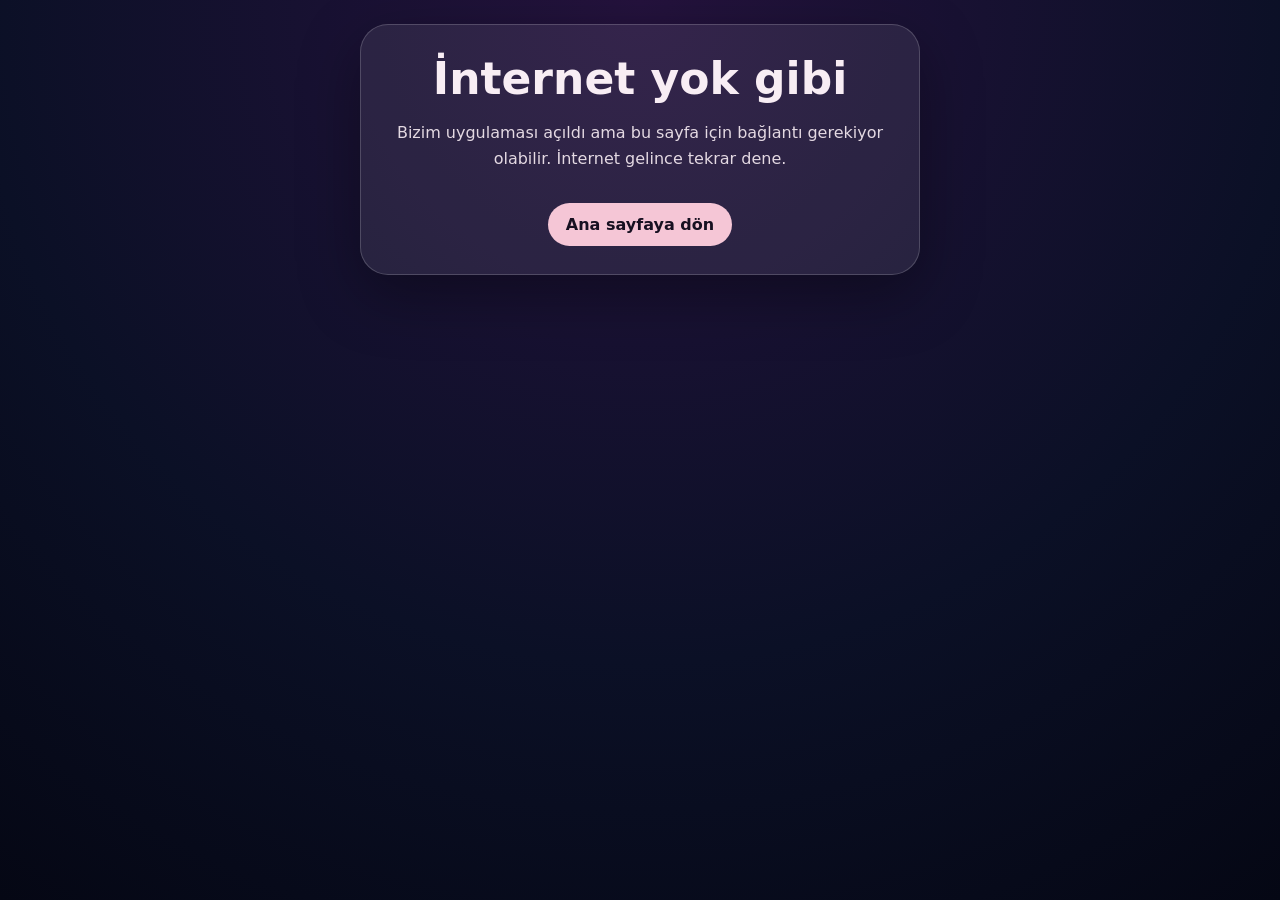
<file: offline.html>
<!DOCTYPE html>
<html lang="tr">
<head>
  <meta charset="UTF-8">
  <meta name="viewport" content="width=device-width, initial-scale=1.0">
  <meta name="theme-color" content="#0B1026">
  <title>Çevrimdışı - Hİkayemiz</title>
  <style>
    *{box-sizing:border-box} body{margin:0;min-height:100vh;display:grid;place-items:center;padding:24px;background:radial-gradient(circle at top,#24123d,#0b1026 60%,#050714);color:#f8edf4;font-family:system-ui,-apple-system,Segoe UI,sans-serif;text-align:center}.card{max-width:560px;border:1px solid rgba(255,255,255,.18);border-radius:28px;padding:28px;background:rgba(255,255,255,.08);box-shadow:0 20px 60px rgba(0,0,0,.35)}h1{margin:0 0 12px;font-size:clamp(28px,8vw,44px)}p{line-height:1.6;opacity:.9}.btn{display:inline-block;margin-top:16px;padding:12px 18px;border-radius:999px;background:#f5c6d6;color:#171021;text-decoration:none;font-weight:800}
  </style>

<!-- Hİkayemiz / Bizim PWA -->
<link rel="manifest" href="./manifest.json">
<link rel="manifest" href="./manifest.webmanifest">
<link rel="icon" href="./icons/favicon.svg" type="image/svg+xml">
<link rel="apple-touch-icon" href="./icons/apple-touch-icon.png">
<meta name="mobile-web-app-capable" content="yes">
<meta name="apple-mobile-web-app-capable" content="yes">
<meta name="apple-mobile-web-app-title" content="Bizim">
<meta name="apple-mobile-web-app-status-bar-style" content="black-translucent">
<link rel="stylesheet" href="./pwa.css">
<!-- /Hİkayemiz / Bizim PWA -->
</head>
<body><main class="card"><h1>İnternet yok gibi</h1><p>Bizim uygulaması açıldı ama bu sayfa için bağlantı gerekiyor olabilir. İnternet gelince tekrar dene.</p><a class="btn" href="./index.html">Ana sayfaya dön</a></main>
<!-- Hİkayemiz / Bizim PWA -->
<script src="./pwa.js" defer></script>
<!-- /Hİkayemiz / Bizim PWA -->
</body>
</html>
</file>
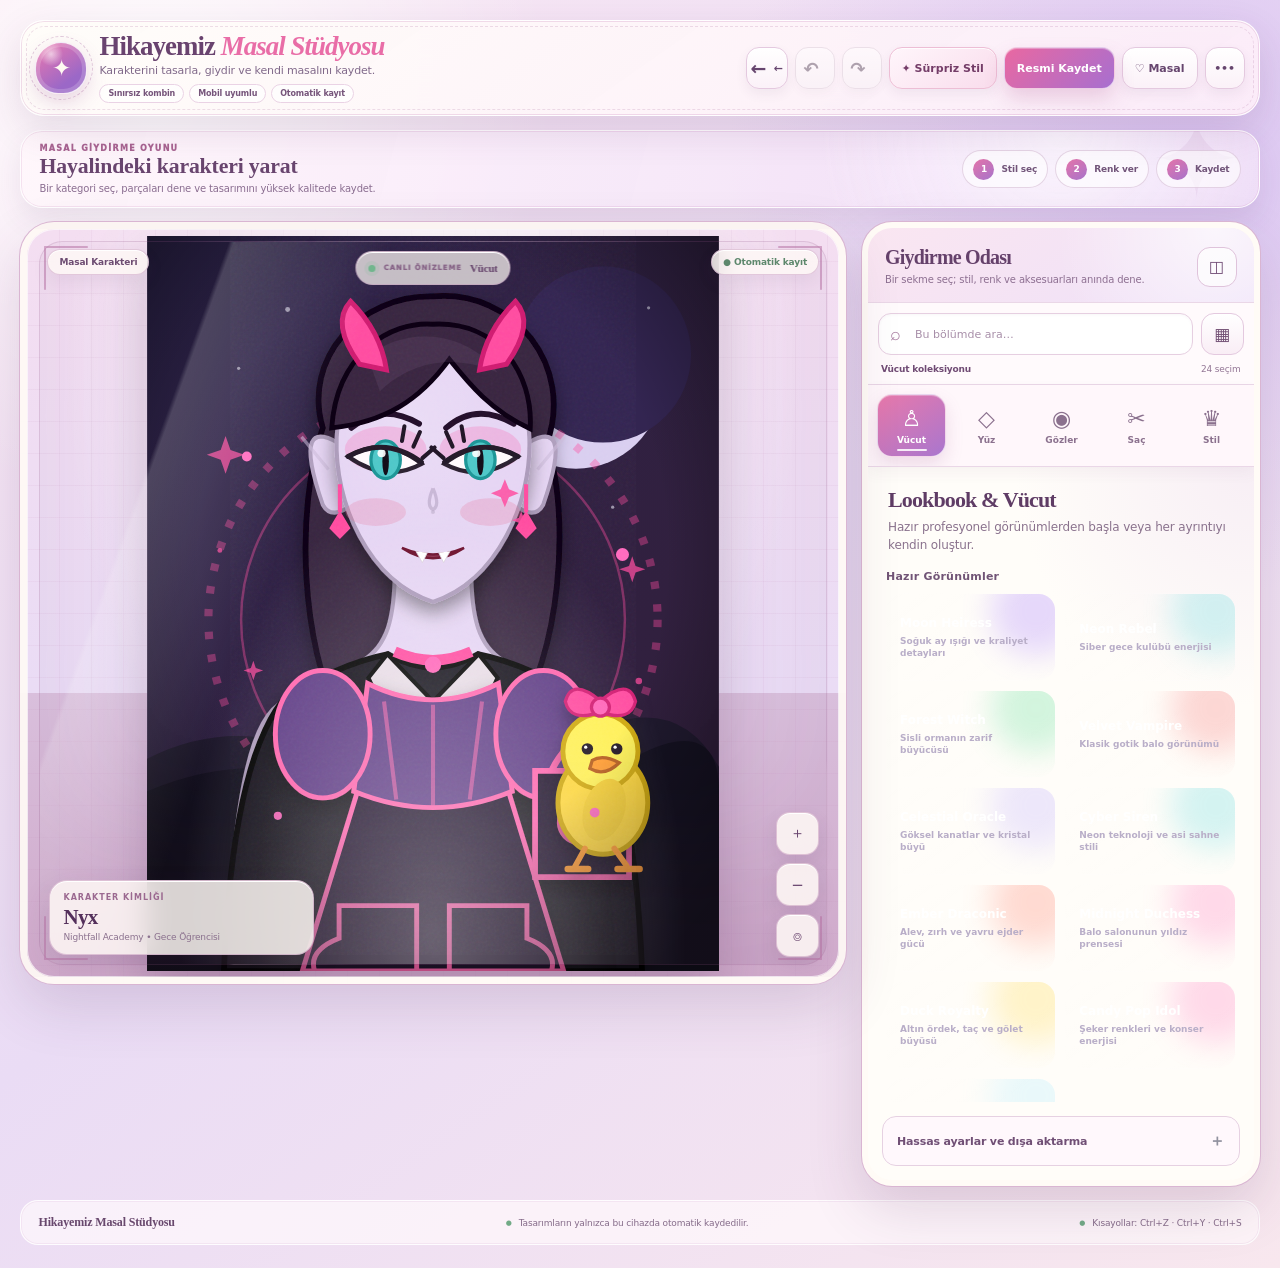
<file: oyun.html>
<!doctype html>
<html lang="tr">
<head>
  <meta charset="utf-8" />
  <meta name="viewport" content="width=device-width, initial-scale=1" />
  <meta name="theme-color" content="#f3ddea">
  <meta name="description" content="Hikayemiz Masal Giydirme Stüdyosu — mobil uyumlu karakter tasarlama, giydirme ve avatar kaydetme oyunu." />
  <meta name="robots" content="noindex, nofollow, noarchive">
  <meta name="referrer" content="no-referrer">
  <link rel="icon" href="data:image/svg+xml,%3Csvg%20xmlns%3D%27http%3A//www.w3.org/2000/svg%27%20viewBox%3D%270%200%20512%20512%27%3E%0A%3Cdefs%3E%3ClinearGradient%20id%3D%27g%27%20x1%3D%270%27%20y1%3D%270%27%20x2%3D%271%27%20y2%3D%271%27%3E%3Cstop%20offset%3D%270%25%27%20stop-color%3D%27%23ff5aa7%27/%3E%3Cstop%20offset%3D%27100%25%27%20stop-color%3D%27%238f6bff%27/%3E%3C/linearGradient%3E%3C/defs%3E%0A%3Crect%20width%3D%27512%27%20height%3D%27512%27%20rx%3D%27140%27%20fill%3D%27url%28%23g%29%27/%3E%0A%3Cpath%20d%3D%27M256%20383c-12%200-23-4-32-11-71-56-149-120-149-199%200-45%2037-82%2082-82%2035%200%2060%2019%2078%2045%2018-26%2043-45%2078-45%2045%200%2082%2037%2082%2082%200%2079-78%20143-149%20199-9%207-20%2011-32%2011z%27%20fill%3D%27white%27/%3E%0A%3C/svg%3E" />
<title>Hikayemiz — Masal Giydirme Stüdyosu</title>
  <style>
/* Nightfall Academy Ultra 5 — Living Academy expansion */
:root{--u5-gold:#ffd85c;--u5-mint:#67efc2;--u5-blue:#63b8ff;--u5-red:#ff657e;--u5-panel:#16111f;--u5-ink:#fff9ff}
.world-launch{position:relative;overflow:hidden;background:linear-gradient(135deg,rgba(255,216,92,.2),rgba(155,108,255,.24))!important;border-color:rgba(255,216,92,.4)!important;font-weight:900}.world-launch::after{content:"";position:absolute;inset:-80% -30%;background:linear-gradient(90deg,transparent,rgba(255,255,255,.18),transparent);transform:rotate(20deg);animation:u5Shine 4s linear infinite}@keyframes u5Shine{to{translate:180% 0}}
.u5-overlay{position:fixed;inset:0;z-index:500;display:none;background:radial-gradient(circle at 20% 10%,rgba(155,108,255,.24),transparent 35rem),linear-gradient(145deg,#09070e,#171023 55%,#09070f);color:var(--u5-ink);overflow:hidden}.u5-overlay.open{display:block;animation:u5Reveal .25s ease}@keyframes u5Reveal{from{opacity:0;transform:scale(.985)}to{opacity:1;transform:none}}
.u5-shell{display:grid;grid-template-columns:230px 1fr;height:100%;min-height:0}.u5-sidebar{display:flex;flex-direction:column;min-height:0;padding:18px 14px;border-right:1px solid rgba(255,255,255,.1);background:rgba(10,8,15,.72);backdrop-filter:blur(24px)}.u5-logo{display:flex;gap:11px;align-items:center;padding:6px 8px 17px}.u5-logo-mark{display:grid;place-items:center;width:42px;aspect-ratio:1;border-radius:14px;background:linear-gradient(145deg,#ff58a7,#8f6bff);box-shadow:0 12px 28px rgba(180,75,190,.25);font-size:21px}.u5-logo b{display:block;font-size:14px}.u5-logo small{display:block;color:#c0b5ce;font-size:8px;margin-top:2px;letter-spacing:.07em}.u5-nav{display:grid;gap:6px;overflow:auto;padding:2px}.u5-nav button{display:grid;grid-template-columns:30px 1fr;align-items:center;text-align:left;min-height:48px;padding:8px 10px;border:1px solid transparent;border-radius:14px;background:transparent;color:#bfb5ca;cursor:pointer;font-size:11px;font-weight:800}.u5-nav button span{font-size:19px;text-align:center}.u5-nav button:hover{background:rgba(255,255,255,.055);color:white}.u5-nav button.active{color:white;border-color:rgba(255,255,255,.13);background:linear-gradient(135deg,rgba(255,76,160,.19),rgba(155,108,255,.17));box-shadow:inset 3px 0 #ff61aa}.u5-sidebar-foot{margin-top:auto;padding:12px 8px 2px;color:#8f859b;font-size:8px;line-height:1.55}.u5-main{display:flex;flex-direction:column;min-width:0;min-height:0}.u5-topbar{display:flex;align-items:center;justify-content:space-between;gap:16px;padding:15px 22px;border-bottom:1px solid rgba(255,255,255,.09);background:rgba(14,10,20,.7);backdrop-filter:blur(20px)}.u5-title h2{margin:0;font-size:clamp(18px,2vw,26px);letter-spacing:-.03em}.u5-title p{margin:3px 0 0;color:#aa9db8;font-size:9px}.u5-profile{display:flex;align-items:center;gap:7px;flex-wrap:wrap;justify-content:flex-end}.u5-currency{padding:7px 10px;border:1px solid rgba(255,255,255,.1);border-radius:999px;background:rgba(255,255,255,.045);font-size:9px;font-weight:900}.u5-close{display:grid;place-items:center;width:40px;aspect-ratio:1;border:1px solid rgba(255,255,255,.11);border-radius:13px;background:rgba(255,255,255,.055);color:white;cursor:pointer;font-size:17px}.u5-content{min-height:0;overflow:auto;padding:24px}.u5-hero{position:relative;overflow:hidden;min-height:220px;padding:28px;border:1px solid rgba(255,255,255,.12);border-radius:28px;background:radial-gradient(circle at 77% 32%,rgba(255,216,92,.18),transparent 16rem),linear-gradient(135deg,rgba(155,108,255,.22),rgba(255,76,160,.1));box-shadow:0 26px 70px rgba(0,0,0,.24)}.u5-hero::after{content:"✦";position:absolute;right:6%;top:10%;font-size:145px;color:rgba(255,255,255,.055);transform:rotate(12deg)}.u5-kicker{display:inline-flex;padding:6px 9px;border:1px solid rgba(255,216,92,.28);border-radius:999px;background:rgba(255,216,92,.08);color:#ffe88f;font-size:8px;font-weight:900;letter-spacing:.1em}.u5-hero h3{max-width:700px;margin:14px 0 10px;font-size:clamp(28px,4vw,50px);line-height:1;letter-spacing:-.055em}.u5-hero p{max-width:620px;margin:0;color:#cabed3;line-height:1.65;font-size:12px}.u5-actions{display:flex;flex-wrap:wrap;gap:9px;margin-top:20px}.u5-btn{min-height:42px;padding:0 15px;border:1px solid rgba(255,255,255,.12);border-radius:13px;background:rgba(255,255,255,.06);color:white;cursor:pointer;font-size:10px;font-weight:900;transition:.18s ease}.u5-btn:hover{transform:translateY(-2px);border-color:rgba(255,255,255,.25)}.u5-btn.primary{border:0;background:linear-gradient(135deg,#ff55a5,#8869ff);box-shadow:0 12px 26px rgba(202,73,184,.26)}.u5-btn.gold{border:0;background:linear-gradient(135deg,#ffe375,#ed9c2c);color:#291b12}.u5-btn.danger{border-color:rgba(255,101,126,.3);color:#ff91a3}.u5-btn:disabled{opacity:.38;cursor:not-allowed;transform:none}.u5-section-head{display:flex;align-items:end;justify-content:space-between;gap:14px;margin:25px 2px 12px}.u5-section-head h3{margin:0;font-size:18px}.u5-section-head p{margin:4px 0 0;color:#9e92ab;font-size:9px}.u5-grid{display:grid;grid-template-columns:repeat(4,minmax(0,1fr));gap:13px}.u5-grid.three{grid-template-columns:repeat(3,minmax(0,1fr))}.u5-grid.two{grid-template-columns:repeat(2,minmax(0,1fr))}.u5-card{position:relative;overflow:hidden;padding:16px;border:1px solid rgba(255,255,255,.1);border-radius:19px;background:rgba(255,255,255,.035);box-shadow:0 14px 35px rgba(0,0,0,.15)}.u5-card.clickable{cursor:pointer;transition:.18s ease}.u5-card.clickable:hover{transform:translateY(-4px);border-color:rgba(255,255,255,.22);background:rgba(255,255,255,.055)}.u5-card-icon{display:grid;place-items:center;width:42px;aspect-ratio:1;margin-bottom:12px;border-radius:14px;background:linear-gradient(145deg,rgba(255,76,160,.18),rgba(155,108,255,.2));font-size:22px}.u5-card h4{margin:0 0 5px;font-size:12px}.u5-card p{margin:0;color:#9f93ab;font-size:9px;line-height:1.55}.u5-badge{display:inline-flex;margin-top:10px;padding:4px 7px;border-radius:999px;background:rgba(103,239,194,.09);color:#8df4d2;font-size:7px;font-weight:900;letter-spacing:.07em}.u5-badge.locked{background:rgba(255,255,255,.055);color:#9c91a8}.u5-progress{height:7px;margin-top:12px;overflow:hidden;border-radius:999px;background:rgba(255,255,255,.075)}.u5-progress i{display:block;height:100%;border-radius:inherit;background:linear-gradient(90deg,#ff5aac,#9d6eff,#63dcec);transition:width .3s ease}.u5-stat-row{display:grid;grid-template-columns:repeat(4,1fr);gap:10px;margin-top:16px}.u5-stat{padding:12px;border:1px solid rgba(255,255,255,.09);border-radius:15px;background:rgba(0,0,0,.13);text-align:center}.u5-stat b{display:block;font-size:17px}.u5-stat small{color:#9c90a8;font-size:7px;font-weight:900;letter-spacing:.07em}
/* map */
.academy-map{position:relative;min-height:620px;overflow:hidden;border:1px solid rgba(255,255,255,.12);border-radius:28px;background:radial-gradient(circle at 50% 40%,rgba(110,86,173,.36),transparent 23rem),linear-gradient(180deg,#19142b 0%,#101b2d 58%,#10241e 100%);box-shadow:inset 0 -80px 120px rgba(0,0,0,.3)}.academy-map::before{content:"";position:absolute;inset:0;background-image:radial-gradient(circle,rgba(255,255,255,.65) 0 1px,transparent 1.5px);background-size:45px 45px;opacity:.13}.academy-castle{position:absolute;left:50%;top:42%;translate:-50% -50%;font-size:155px;filter:drop-shadow(0 30px 25px rgba(0,0,0,.4));opacity:.65}.map-road{position:absolute;left:50%;top:45%;width:80%;height:360px;translate:-50% 0;border:3px dashed rgba(255,255,255,.13);border-radius:50%}.map-node{position:absolute;display:grid;place-items:center;width:118px;min-height:85px;padding:10px;border:1px solid rgba(255,255,255,.15);border-radius:20px;background:rgba(12,10,18,.78);color:white;cursor:pointer;box-shadow:0 18px 40px rgba(0,0,0,.28);backdrop-filter:blur(12px);transition:.2s ease}.map-node:hover{transform:translateY(-5px) scale(1.03);border-color:rgba(255,216,92,.45)}.map-node span{display:block;font-size:27px}.map-node b{display:block;margin-top:4px;font-size:9px}.map-node small{display:block;margin-top:2px;color:#9f93ab;font-size:7px}.map-node.n1{left:7%;top:12%}.map-node.n2{right:7%;top:12%}.map-node.n3{left:4%;top:46%}.map-node.n4{right:4%;top:46%}.map-node.n5{left:20%;bottom:7%}.map-node.n6{right:20%;bottom:7%}.map-node.n7{left:50%;top:8%;translate:-50% 0}.map-node.n8{left:50%;bottom:5%;translate:-50% 0}
/* story */
.story-card{display:grid;grid-template-columns:64px 1fr auto;align-items:center;gap:14px}.story-number{display:grid;place-items:center;width:54px;aspect-ratio:1;border-radius:17px;background:linear-gradient(145deg,rgba(255,76,160,.18),rgba(155,108,255,.23));font-size:20px;font-weight:900}.story-card.done .story-number{background:linear-gradient(145deg,rgba(103,239,194,.25),rgba(92,193,255,.2));color:#9cf5db}.story-card.locked{opacity:.48}.story-reward{margin-top:7px;color:#ffe58c;font-size:8px;font-weight:800}.dialogue-stage{position:relative;min-height:520px;display:flex;align-items:end;overflow:hidden;border:1px solid rgba(255,255,255,.12);border-radius:25px;background:var(--dialogue-bg,linear-gradient(145deg,#24193c,#10263e));padding:24px}.dialogue-stage::before{content:"";position:absolute;inset:0;background:radial-gradient(circle at 70% 25%,rgba(255,255,255,.14),transparent 20rem)}.dialogue-character{position:absolute;right:8%;bottom:120px;font-size:145px;filter:drop-shadow(0 25px 20px rgba(0,0,0,.4));animation:u5Float 3s ease-in-out infinite}@keyframes u5Float{50%{transform:translateY(-8px)}}.dialogue-box{position:relative;z-index:2;width:min(760px,100%);padding:20px;border:1px solid rgba(255,255,255,.16);border-radius:20px;background:rgba(10,8,15,.88);box-shadow:0 25px 60px rgba(0,0,0,.4);backdrop-filter:blur(18px)}.dialogue-name{color:#ff91c4;font-size:9px;font-weight:900;letter-spacing:.09em}.dialogue-text{margin:8px 0 15px;font-size:13px;line-height:1.65}.choice-list{display:grid;gap:8px}.choice-list button{text-align:left;min-height:45px;padding:10px 13px;border:1px solid rgba(255,255,255,.11);border-radius:13px;background:rgba(255,255,255,.05);color:white;cursor:pointer;font-size:10px}.choice-list button:hover{border-color:rgba(255,255,255,.25);background:rgba(255,255,255,.085)}
/* dorm */
.dorm-layout{display:grid;grid-template-columns:minmax(0,1.35fr) minmax(310px,.65fr);gap:16px}.dorm-preview{position:relative;min-height:560px;overflow:hidden;border:1px solid rgba(255,255,255,.13);border-radius:26px;background:var(--wall);box-shadow:inset 0 -130px 0 var(--floor)}.dorm-preview::before{content:"";position:absolute;left:0;right:0;bottom:130px;height:8px;background:rgba(0,0,0,.18)}.dorm-window{position:absolute;right:8%;top:10%;display:grid;place-items:center;width:125px;height:150px;border:12px solid var(--window-frame);border-radius:55% 55% 8px 8px;background:var(--window-view);box-shadow:0 12px 28px rgba(0,0,0,.25)}.dorm-window::after{content:"☾ ✦";font-size:30px;color:#fff7bd}.dorm-bed{position:absolute;left:7%;bottom:105px;width:48%;height:145px;border:10px solid var(--bed-frame);border-radius:28px 28px 8px 8px;background:var(--bed);box-shadow:0 20px 30px rgba(0,0,0,.28)}.dorm-bed::before{content:"";position:absolute;left:8%;top:12%;width:34%;height:38%;border-radius:15px;background:rgba(255,255,255,.55)}.dorm-bed::after{content:"✦ ✦";position:absolute;right:12%;top:32%;color:rgba(255,255,255,.62);font-size:24px}.dorm-rug{position:absolute;left:42%;bottom:45px;width:45%;height:85px;border-radius:50%;background:var(--rug);box-shadow:0 15px 25px rgba(0,0,0,.25)}.dorm-desk{position:absolute;right:7%;bottom:127px;width:31%;height:70px;border-radius:8px;background:var(--desk);box-shadow:0 20px 25px rgba(0,0,0,.25)}.dorm-desk::before,.dorm-desk::after{content:"";position:absolute;bottom:-85px;width:13px;height:88px;background:var(--desk)}.dorm-desk::before{left:18px}.dorm-desk::after{right:18px}.dorm-lamp{position:absolute;right:17%;bottom:202px;font-size:60px;filter:drop-shadow(0 0 25px var(--lamp-glow))}.duck-bed{position:absolute;left:55%;bottom:120px;display:grid;place-items:center;width:105px;height:55px;border-radius:50%;background:var(--duck-bed);box-shadow:0 12px 25px rgba(0,0,0,.25);font-size:30px}.dorm-poster{position:absolute;left:8%;top:10%;display:grid;place-items:center;width:105px;height:135px;border:7px solid rgba(35,25,44,.72);border-radius:7px;background:var(--poster);font-size:45px;box-shadow:0 14px 25px rgba(0,0,0,.24)}.decor-panel{display:grid;gap:11px;align-content:start}.decor-group{padding:13px;border:1px solid rgba(255,255,255,.1);border-radius:17px;background:rgba(255,255,255,.035)}.decor-group label{display:block;margin-bottom:8px;color:#c8bdd1;font-size:8px;font-weight:900;letter-spacing:.07em}.decor-options{display:flex;flex-wrap:wrap;gap:7px}.decor-swatch{display:grid;place-items:center;width:36px;aspect-ratio:1;padding:0;border:2px solid transparent;border-radius:11px;background:var(--sw);cursor:pointer;font-size:17px}.decor-swatch.active{border-color:white;box-shadow:0 0 0 3px rgba(255,76,160,.28)}
/* wardrobe */
.wardrobe-layout{display:grid;grid-template-columns:minmax(390px,.9fr) minmax(0,1.1fr);gap:16px}.wardrobe-preview{position:sticky;top:0;display:grid;place-items:center;min-height:620px;overflow:hidden;border:1px solid rgba(255,255,255,.12);border-radius:25px;background:radial-gradient(circle at 50% 30%,rgba(255,255,255,.1),transparent 18rem),linear-gradient(145deg,#221830,#111b29)}.wardrobe-mannequin{position:relative;width:270px;height:510px}.wm-head{position:absolute;left:50%;top:18px;translate:-50% 0;width:105px;height:125px;border-radius:48% 48% 43% 43%;background:#ca8f74;box-shadow:inset -12px -12px rgba(0,0,0,.08)}.wm-body{position:absolute;left:50%;top:126px;translate:-50% 0;width:150px;height:290px;border-radius:65px 65px 24px 24px;background:#ca8f74}.wm-top,.wm-bottom,.wm-jacket,.wm-shoes,.wm-bag{position:absolute;z-index:3;transition:.2s ease}.wm-top{left:50%;top:133px;translate:-50% 0;width:158px;height:150px;border-radius:55px 55px 20px 20px;background:var(--wardrobe-primary)}.wm-bottom{left:50%;top:260px;translate:-50% 0;width:185px;height:205px;clip-path:polygon(20% 0,80% 0,100% 100%,0 100%);background:var(--wardrobe-secondary)}.wm-jacket{left:50%;top:125px;translate:-50% 0;width:195px;height:210px;border:10px solid var(--wardrobe-accent);border-top:0;border-radius:50px 50px 22px 22px;background:transparent}.wm-shoes{left:50%;bottom:0;translate:-50% 0;width:170px;height:34px;border-radius:20px 20px 7px 7px;background:#19141f}.wm-bag{right:1px;top:255px;width:70px;height:78px;border:8px solid var(--wardrobe-accent);border-radius:12px;background:var(--wardrobe-secondary)}.wm-bag::before{content:"";position:absolute;left:12px;right:12px;top:-40px;height:45px;border:7px solid var(--wardrobe-accent);border-bottom:0;border-radius:30px 30px 0 0}.wardrobe-controls{display:grid;gap:13px}.wardrobe-group{padding:15px;border:1px solid rgba(255,255,255,.1);border-radius:18px;background:rgba(255,255,255,.035)}.wardrobe-group h4{margin:0 0 9px;font-size:11px}.item-row{display:grid;grid-template-columns:repeat(4,minmax(0,1fr));gap:7px}.item-button{min-height:65px;padding:8px;border:1px solid rgba(255,255,255,.09);border-radius:13px;background:rgba(255,255,255,.035);color:#b9aec4;cursor:pointer;font-size:8px;font-weight:800}.item-button span{display:block;margin-bottom:5px;font-size:21px}.item-button.active{color:white;border-color:rgba(255,111,180,.5);background:rgba(255,76,160,.12)}.color-row{display:grid;grid-template-columns:repeat(3,1fr);gap:8px}.color-control{display:flex;align-items:center;gap:8px;padding:8px;border:1px solid rgba(255,255,255,.09);border-radius:12px}.color-control input{width:34px;height:30px;padding:0;border:0;background:none}.color-control small{font-size:8px;color:#b2a7bd}.range-row{display:grid;grid-template-columns:70px 1fr 38px;align-items:center;gap:8px;margin-top:8px;font-size:8px}.range-row input{width:100%}
/* duck care */
.care-layout{display:grid;grid-template-columns:minmax(360px,.8fr) minmax(0,1.2fr);gap:16px}.duck-sanctuary{position:relative;display:grid;place-items:center;min-height:580px;overflow:hidden;border:1px solid rgba(255,255,255,.12);border-radius:26px;background:radial-gradient(circle at 50% 30%,rgba(255,245,160,.32),transparent 14rem),linear-gradient(180deg,#6ecfe8,#b7f0e0 58%,#5ca86f 59%,#2f6748)}.duck-sanctuary::after{content:"";position:absolute;left:-10%;right:-10%;bottom:6%;height:28%;border-radius:50%;background:linear-gradient(#4dbbd1,#257898);box-shadow:inset 0 12px rgba(255,255,255,.22)}.care-duck{position:relative;z-index:2;font-size:145px;filter:drop-shadow(0 22px 18px rgba(0,0,0,.25));animation:duckCare 1.8s ease-in-out infinite;cursor:pointer}@keyframes duckCare{50%{transform:translateY(-7px) rotate(2deg)}}.care-speech{position:absolute;z-index:3;top:15%;right:9%;max-width:180px;padding:11px 13px;border-radius:17px 17px 4px 17px;background:white;color:#2b1c31;font-size:10px;font-weight:800;box-shadow:0 15px 30px rgba(0,0,0,.24)}.care-panel{display:grid;gap:13px;align-content:start}.care-name-row{display:flex;gap:8px}.care-name-row input{flex:1;min-height:42px;padding:0 12px;border:1px solid rgba(255,255,255,.11);border-radius:12px;background:rgba(255,255,255,.05);color:white}.care-meter{padding:13px;border:1px solid rgba(255,255,255,.09);border-radius:15px;background:rgba(255,255,255,.03)}.care-meter-head{display:flex;justify-content:space-between;font-size:9px;font-weight:800}.care-actions{display:grid;grid-template-columns:repeat(4,1fr);gap:8px}.care-action{min-height:84px;padding:9px;border:1px solid rgba(255,255,255,.1);border-radius:15px;background:rgba(255,255,255,.04);color:white;cursor:pointer;font-size:8px;font-weight:900}.care-action span{display:block;margin-bottom:5px;font-size:26px}.care-action:hover{background:rgba(255,255,255,.075)}
/* runway */
.runway-stage{position:relative;display:grid;place-items:center;min-height:610px;overflow:hidden;border:1px solid rgba(255,255,255,.12);border-radius:27px;background:radial-gradient(circle at 50% 18%,rgba(255,255,255,.25),transparent 15rem),linear-gradient(145deg,#2b1544,#10152c 68%,#35172a)}.runway-stage::before{content:"";position:absolute;left:50%;bottom:-12%;translate:-50% 0;width:44%;height:78%;clip-path:polygon(25% 0,75% 0,100% 100%,0 100%);background:linear-gradient(180deg,rgba(255,255,255,.23),rgba(255,255,255,.03));box-shadow:0 0 50px rgba(255,105,180,.18)}.runway-lights{position:absolute;inset:0;background:linear-gradient(72deg,transparent 42%,rgba(255,255,255,.12) 43% 45%,transparent 46%),linear-gradient(-72deg,transparent 42%,rgba(255,255,255,.09) 43% 45%,transparent 46%)}.runway-avatar-card{position:relative;z-index:2;display:grid;place-items:center;width:270px;height:470px;border:1px solid rgba(255,255,255,.15);border-radius:135px 135px 22px 22px;background:linear-gradient(180deg,rgba(255,255,255,.08),rgba(255,255,255,.015));font-size:155px;filter:drop-shadow(0 25px 25px rgba(0,0,0,.35))}.runway-layout{display:grid;grid-template-columns:minmax(390px,1fr) minmax(320px,.75fr);gap:16px}.theme-list{display:grid;gap:9px}.theme-card{display:grid;grid-template-columns:50px 1fr auto;align-items:center;gap:11px;padding:12px;border:1px solid rgba(255,255,255,.09);border-radius:16px;background:rgba(255,255,255,.035);cursor:pointer}.theme-card.active{border-color:rgba(255,216,92,.4);background:rgba(255,216,92,.075)}.theme-icon{display:grid;place-items:center;width:46px;aspect-ratio:1;border-radius:14px;background:rgba(255,255,255,.06);font-size:22px}.score-panel{margin-top:12px;padding:15px;border:1px solid rgba(255,255,255,.1);border-radius:17px;background:rgba(0,0,0,.16)}.score-line{display:grid;grid-template-columns:90px 1fr 32px;align-items:center;gap:9px;margin:9px 0;font-size:8px}.score-line .u5-progress{margin:0}.final-score{text-align:center;padding:18px}.final-score b{display:block;font-size:52px;line-height:1;background:linear-gradient(135deg,#ffe884,#ff6caf,#9b79ff);-webkit-background-clip:text;color:transparent}.final-score small{font-size:8px;color:#a99db4;font-weight:900;letter-spacing:.1em}
/* collection/photo/settings */
.collection-grid{display:grid;grid-template-columns:repeat(6,minmax(0,1fr));gap:10px}.collection-item{position:relative;min-height:130px;padding:10px;border:1px solid rgba(255,255,255,.09);border-radius:16px;background:rgba(255,255,255,.035);text-align:center}.collection-item.locked{filter:grayscale(1);opacity:.42}.collection-item .art{display:grid;place-items:center;height:64px;font-size:34px}.collection-item b{display:block;font-size:8px}.collection-item small{display:block;margin-top:3px;color:#9d91a9;font-size:7px}.rarity-common{color:#cad0d5}.rarity-rare{color:#6bc6ff}.rarity-epic{color:#c38aff}.rarity-legendary{color:#ffe278}.photo-layout{display:grid;grid-template-columns:minmax(370px,1fr) minmax(300px,.65fr);gap:16px}.photo-canvas{position:relative;display:grid;place-items:center;min-height:590px;overflow:hidden;border:1px solid rgba(255,255,255,.12);border-radius:26px;background:var(--photo-bg);filter:var(--photo-filter)}.photo-canvas::after{content:var(--photo-caption);position:absolute;left:22px;right:22px;bottom:22px;padding:13px;border:1px solid rgba(255,255,255,.18);border-radius:14px;background:rgba(0,0,0,.45);font-size:14px;font-weight:900;text-align:center;backdrop-filter:blur(10px)}.photo-figure{font-size:170px;filter:drop-shadow(0 25px 25px rgba(0,0,0,.35));transform:translate(var(--photo-x),var(--photo-y)) scale(var(--photo-scale)) rotate(var(--photo-rotate))}.preset-grid{display:grid;grid-template-columns:repeat(2,1fr);gap:8px}.preset-card{min-height:80px;padding:10px;border:1px solid rgba(255,255,255,.09);border-radius:14px;background:var(--preset-bg);cursor:pointer;color:white;font-size:9px;font-weight:900;text-align:left}.setting-row{display:flex;align-items:center;justify-content:space-between;gap:18px;padding:14px 0;border-bottom:1px solid rgba(255,255,255,.08)}.setting-row b{display:block;font-size:10px}.setting-row small{display:block;margin-top:3px;color:#9f93aa;font-size:8px}.u5-toggle{position:relative;width:48px;height:27px;border:0;border-radius:999px;background:#41384a;cursor:pointer}.u5-toggle::after{content:"";position:absolute;left:3px;top:3px;width:21px;height:21px;border-radius:50%;background:white;transition:.2s}.u5-toggle.on{background:linear-gradient(90deg,#ff5baa,#8f70ff)}.u5-toggle.on::after{left:24px}
/* extension SVG editor mode */
#ultra5WardrobeLayer.editing{filter:drop-shadow(0 0 12px #ffe375)}.u5-drag-hint{position:absolute;left:50%;bottom:90px;translate:-50% 0;z-index:20;display:none;padding:7px 11px;border-radius:999px;background:rgba(10,8,15,.8);font-size:8px;font-weight:900}.stage-card.u5-edit-mode .u5-drag-hint{display:block}.stage-card.u5-edit-mode #avatarSvg{cursor:move}
body.u5-high-contrast{--text:#fff;--muted:#e2d8eb}.u5-high-contrast .u5-card,.u5-high-contrast .u5-topbar,.u5-high-contrast .u5-sidebar{border-color:rgba(255,255,255,.3)}body.u5-large-text .u5-content{font-size:115%}body.u5-reduced-motion *,body.u5-reduced-motion *::before,body.u5-reduced-motion *::after{animation:none!important;transition:none!important}
@media(max-width:1100px){.u5-shell{grid-template-columns:78px 1fr}.u5-logo>div:not(.u5-logo-mark),.u5-nav button b,.u5-sidebar-foot{display:none}.u5-nav button{grid-template-columns:1fr;justify-items:center}.u5-grid{grid-template-columns:repeat(2,1fr)}.collection-grid{grid-template-columns:repeat(4,1fr)}.dorm-layout,.wardrobe-layout,.care-layout,.runway-layout,.photo-layout{grid-template-columns:1fr}.wardrobe-preview{position:relative}.academy-map{min-height:700px}}
@media(max-width:680px){.u5-shell{display:block}.u5-sidebar{position:fixed;z-index:4;left:0;right:0;bottom:0;height:74px;padding:7px;border:0;border-top:1px solid rgba(255,255,255,.12)}.u5-logo,.u5-sidebar-foot{display:none}.u5-nav{display:flex;overflow-x:auto}.u5-nav button{flex:0 0 68px;min-height:58px;padding:5px}.u5-main{height:calc(100% - 70px)}.u5-topbar{padding:10px 12px}.u5-title p{display:none}.u5-profile .u5-currency:nth-child(n+3){display:none}.u5-content{padding:12px 12px 90px}.u5-hero{padding:20px;min-height:245px}.u5-grid,.u5-grid.three,.u5-grid.two{grid-template-columns:1fr}.u5-stat-row{grid-template-columns:repeat(2,1fr)}.academy-map{min-height:760px}.map-node{width:100px}.map-node.n1{left:3%;top:15%}.map-node.n2{right:3%;top:15%}.map-node.n3{left:2%;top:42%}.map-node.n4{right:2%;top:42%}.map-node.n5{left:5%;bottom:12%}.map-node.n6{right:5%;bottom:12%}.map-node.n7{top:3%}.map-node.n8{bottom:1%}.dorm-preview,.duck-sanctuary,.runway-stage,.photo-canvas{min-height:460px}.item-row{grid-template-columns:repeat(3,1fr)}.care-actions{grid-template-columns:repeat(2,1fr)}.collection-grid{grid-template-columns:repeat(3,1fr)}.story-card{grid-template-columns:46px 1fr}.story-card>.u5-btn{grid-column:1/-1}.dialogue-character{font-size:100px;right:1%;bottom:175px}.color-row{grid-template-columns:1fr}.wardrobe-layout{display:block}.wardrobe-preview{min-height:520px;margin-bottom:12px}}

</style>
  <style>
    :root {
      --bg: #0c0a12;
      --surface: rgba(27, 22, 39, .88);
      --surface-2: rgba(42, 34, 58, .78);
      --stroke: rgba(255,255,255,.11);
      --text: #fff9ff;
      --muted: #b9aec8;
      --accent: #ff4ca0;
      --accent-2: #9b6cff;
      --accent-3: #56d8dc;
      --shadow: 0 24px 80px rgba(0,0,0,.48);
      --radius: 24px;
    }

    * { box-sizing: border-box; }
    html { color-scheme: dark; }
    body {
      margin: 0;
      min-height: 100vh;
      overflow-x: hidden;
      color: var(--text);
      font-family: Inter, ui-sans-serif, system-ui, -apple-system, BlinkMacSystemFont, "Segoe UI", sans-serif;
      background:
        radial-gradient(circle at 15% 15%, rgba(155,108,255,.20), transparent 28rem),
        radial-gradient(circle at 85% 8%, rgba(255,76,160,.18), transparent 30rem),
        linear-gradient(145deg, #08070c 0%, #171020 50%, #09070d 100%);
    }

    button, input { font: inherit; }
    button { color: inherit; }
    button:focus-visible, input:focus-visible { outline: 3px solid rgba(86,216,220,.9); outline-offset: 3px; }

    .ambient {
      position: fixed;
      inset: 0;
      pointer-events: none;
      overflow: hidden;
      z-index: -1;
    }
    .ambient::before, .ambient::after {
      content: "";
      position: absolute;
      width: 28rem;
      height: 28rem;
      border-radius: 50%;
      filter: blur(90px);
      opacity: .18;
      animation: drift 14s ease-in-out infinite alternate;
    }
    .ambient::before { background: #ff43a4; left: -8rem; top: 20%; }
    .ambient::after { background: #7c5cff; right: -9rem; bottom: 4%; animation-delay: -6s; }
    @keyframes drift { to { transform: translate3d(4rem, -2rem, 0) scale(1.18); } }

    .app {
      width: min(1520px, 100%);
      margin: 0 auto;
      padding: 20px;
    }

    .topbar {
      display: flex;
      align-items: center;
      justify-content: space-between;
      gap: 18px;
      padding: 14px 18px;
      margin-bottom: 18px;
      border: 1px solid var(--stroke);
      border-radius: 22px;
      background: rgba(15,12,22,.72);
      box-shadow: 0 12px 40px rgba(0,0,0,.28);
      backdrop-filter: blur(18px);
    }

    .brand { display: flex; align-items: center; gap: 12px; min-width: 0; }
    .brand-mark {
      display: grid;
      place-items: center;
      width: 45px;
      aspect-ratio: 1;
      border-radius: 15px;
      background: linear-gradient(145deg, #ff67b4, #8b63ff);
      box-shadow: 0 12px 30px rgba(255,76,160,.25), inset 0 1px rgba(255,255,255,.45);
      font-size: 23px;
    }
    .brand h1 { margin: 0; font-size: clamp(17px, 2vw, 24px); letter-spacing: -.03em; }
    .brand p { margin: 2px 0 0; color: var(--muted); font-size: 12px; }

    .toolbar { display: flex; flex-wrap: wrap; justify-content: flex-end; gap: 8px; }
    .tool-btn, .primary-btn {
      border: 1px solid var(--stroke);
      border-radius: 14px;
      min-height: 42px;
      padding: 0 14px;
      cursor: pointer;
      transition: transform .18s ease, border-color .18s ease, background .18s ease, opacity .18s ease;
      background: rgba(255,255,255,.055);
    }
    .tool-btn:hover, .primary-btn:hover { transform: translateY(-2px); border-color: rgba(255,255,255,.25); }
    .tool-btn:active, .primary-btn:active { transform: translateY(0) scale(.98); }
    .tool-btn:disabled { opacity: .35; cursor: not-allowed; transform: none; }
    .primary-btn {
      border: 0;
      font-weight: 800;
      background: linear-gradient(135deg, var(--accent), var(--accent-2));
      box-shadow: 0 10px 24px rgba(204,78,190,.28);
    }

    .workspace {
      display: grid;
      grid-template-columns: minmax(330px, .92fr) minmax(500px, 1.25fr) minmax(330px, .95fr);
      gap: 18px;
      align-items: stretch;
    }

    .panel, .stage-card {
      border: 1px solid var(--stroke);
      border-radius: var(--radius);
      background: var(--surface);
      box-shadow: var(--shadow);
      backdrop-filter: blur(22px);
      overflow: hidden;
      min-height: 720px;
    }

    .categories {
      display: grid;
      grid-template-columns: repeat(4, 1fr);
      gap: 8px;
      padding: 14px;
      border-bottom: 1px solid var(--stroke);
      background: rgba(255,255,255,.025);
    }
    .category-btn {
      min-width: 0;
      padding: 11px 5px 10px;
      border: 1px solid transparent;
      border-radius: 14px;
      background: transparent;
      cursor: pointer;
      color: var(--muted);
      transition: .18s ease;
      font-size: 11px;
      font-weight: 750;
    }
    .category-btn span { display: block; font-size: 20px; margin-bottom: 3px; }
    .category-btn:hover { color: white; background: rgba(255,255,255,.055); }
    .category-btn.active {
      color: white;
      border-color: rgba(255,76,160,.38);
      background: linear-gradient(135deg, rgba(255,76,160,.18), rgba(155,108,255,.13));
      box-shadow: inset 0 0 24px rgba(255,76,160,.06);
    }

    .editor-scroll { height: 642px; overflow: auto; padding: 18px; scrollbar-width: thin; }
    .editor-section { display: none; animation: reveal .22s ease; }
    .editor-section.active { display: block; }
    @keyframes reveal { from { opacity: 0; transform: translateY(7px); } }
    .section-head { margin-bottom: 17px; }
    .section-head h2 { margin: 0 0 5px; font-size: 20px; letter-spacing: -.025em; }
    .section-head p { margin: 0; color: var(--muted); font-size: 12px; line-height: 1.5; }

    .control-group { margin: 0 0 20px; }
    .control-title {
      display: flex;
      align-items: center;
      justify-content: space-between;
      gap: 10px;
      margin-bottom: 10px;
      font-size: 12px;
      font-weight: 800;
      color: #e9dff4;
    }
    .control-title output { color: var(--accent-3); font-variant-numeric: tabular-nums; }

    .option-grid { display: grid; grid-template-columns: repeat(3, minmax(0,1fr)); gap: 8px; }
    .option {
      position: relative;
      min-height: 70px;
      padding: 10px 6px;
      border: 1px solid var(--stroke);
      border-radius: 15px;
      background: rgba(255,255,255,.035);
      cursor: pointer;
      transition: .18s ease;
      text-align: center;
      overflow: hidden;
    }
    .option:hover { transform: translateY(-2px); border-color: rgba(255,255,255,.23); background: rgba(255,255,255,.07); }
    .option.active { border-color: var(--accent); box-shadow: 0 0 0 2px rgba(255,76,160,.12), inset 0 0 24px rgba(255,76,160,.10); }
    .option .icon { font-size: 25px; line-height: 1; margin-bottom: 7px; }
    .option .label { display: block; font-size: 11px; color: #ddd2e8; font-weight: 700; white-space: nowrap; overflow: hidden; text-overflow: ellipsis; }

    .swatches { display: flex; flex-wrap: wrap; gap: 9px; }
    .swatch {
      width: 34px;
      height: 34px;
      border-radius: 12px;
      border: 2px solid rgba(255,255,255,.16);
      cursor: pointer;
      box-shadow: inset 0 1px rgba(255,255,255,.3), 0 4px 10px rgba(0,0,0,.18);
      transition: .16s ease;
      position: relative;
    }
    .swatch:hover { transform: scale(1.08); }
    .swatch.active { border-color: white; transform: scale(1.08); box-shadow: 0 0 0 3px rgba(255,76,160,.48); }

    .range-row { margin: 13px 0; }
    input[type="range"] {
      width: 100%;
      accent-color: var(--accent);
      cursor: pointer;
    }
    .segmented { display: grid; grid-template-columns: repeat(3, 1fr); gap: 6px; padding: 5px; border-radius: 15px; background: rgba(0,0,0,.18); }
    .segmented button {
      min-height: 36px;
      border: 0;
      border-radius: 11px;
      background: transparent;
      color: var(--muted);
      cursor: pointer;
      font-weight: 750;
      font-size: 11px;
    }
    .segmented button.active { color: white; background: linear-gradient(135deg, rgba(255,76,160,.35), rgba(155,108,255,.33)); }

    .stage-card {
      position: relative;
      display: flex;
      align-items: stretch;
      justify-content: center;
      isolation: isolate;
      background: rgba(12,10,18,.64);
    }
    .stage-top {
      position: absolute;
      top: 15px;
      left: 15px;
      right: 15px;
      z-index: 5;
      display: flex;
      justify-content: space-between;
      align-items: center;
      pointer-events: none;
    }
    .badge {
      padding: 8px 11px;
      border: 1px solid rgba(255,255,255,.18);
      border-radius: 999px;
      background: rgba(10,8,15,.55);
      backdrop-filter: blur(12px);
      color: #e9e0ef;
      font-size: 11px;
      font-weight: 800;
      box-shadow: 0 8px 24px rgba(0,0,0,.18);
    }
    .save-state { color: var(--accent-3); }
    .avatar-wrap {
      width: 100%;
      min-height: 720px;
      display: grid;
      place-items: center;
      overflow: hidden;
      touch-action: manipulation;
    }
    #avatarSvg {
      width: min(100%, 650px);
      max-height: 720px;
      display: block;
      filter: drop-shadow(0 24px 35px rgba(0,0,0,.34));
      user-select: none;
    }
    #avatarSvg .soft { filter: url(#softShadow); }
    #avatarSvg .hair-shine { opacity: .18; mix-blend-mode: screen; }
    #avatarSvg .outline { stroke: rgba(43,20,45,.55); stroke-width: 5; stroke-linejoin: round; stroke-linecap: round; }

    .right-panel { display: flex; flex-direction: column; }
    .right-head { padding: 18px; border-bottom: 1px solid var(--stroke); }
    .right-head h2 { margin: 0; font-size: 18px; }
    .right-head p { margin: 5px 0 0; color: var(--muted); font-size: 12px; }
    .fine-controls { padding: 18px; overflow: auto; height: 583px; }
    .fine-card {
      padding: 15px;
      margin-bottom: 12px;
      border: 1px solid var(--stroke);
      border-radius: 17px;
      background: rgba(255,255,255,.035);
    }
    .fine-card h3 { margin: 0 0 13px; font-size: 13px; }
    .right-actions { margin-top: auto; padding: 14px; display: grid; grid-template-columns: 1fr 1fr; gap: 8px; border-top: 1px solid var(--stroke); }
    .right-actions .primary-btn { grid-column: 1 / -1; }

    .switch-row { display:flex; align-items:center; justify-content:space-between; gap:12px; margin:10px 0; color:#ddd2e8; font-size:12px; }
    .switch { position:relative; width:46px; height:26px; flex:0 0 auto; }
    .switch input { opacity:0; width:0; height:0; }
    .slider { position:absolute; inset:0; cursor:pointer; border-radius:999px; background:#3e354c; transition:.2s; }
    .slider::before { content:""; position:absolute; width:20px; height:20px; left:3px; top:3px; border-radius:50%; background:white; transition:.2s; }
    .switch input:checked + .slider { background:linear-gradient(135deg,var(--accent),var(--accent-2)); }
    .switch input:checked + .slider::before { transform:translateX(20px); }

    .toast {
      position: fixed;
      left: 50%;
      bottom: 24px;
      z-index: 50;
      max-width: calc(100vw - 32px);
      transform: translate(-50%, 20px);
      padding: 12px 17px;
      border: 1px solid rgba(255,255,255,.16);
      border-radius: 14px;
      background: rgba(20,16,29,.92);
      color: white;
      box-shadow: 0 18px 50px rgba(0,0,0,.44);
      opacity: 0;
      pointer-events: none;
      transition: .25s ease;
      font-size: 13px;
      backdrop-filter: blur(14px);
    }
    .toast.show { opacity: 1; transform: translate(-50%, 0); }

    .sr-only { position:absolute; width:1px; height:1px; padding:0; margin:-1px; overflow:hidden; clip:rect(0,0,0,0); white-space:nowrap; border:0; }

    .version-pill {
      display:inline-flex; align-items:center; gap:6px; margin-left:8px; padding:4px 8px;
      border:1px solid rgba(86,216,220,.25); border-radius:999px; color:#8ceef0;
      background:rgba(86,216,220,.08); font-size:9px; font-weight:900; letter-spacing:.12em; vertical-align:middle;
    }
    .topbar { position:sticky; top:10px; z-index:30; }
    .pro-stats { display:flex; gap:7px; flex-wrap:wrap; margin-top:7px; }
    .pro-stat { padding:4px 8px; border-radius:999px; background:rgba(255,255,255,.045); color:#c9bdd4; font-size:9px; font-weight:800; }
    .stage-card::before { content:""; position:absolute; inset:0; pointer-events:none; z-index:3; box-shadow:inset 0 0 0 1px rgba(255,255,255,.045), inset 0 -100px 150px rgba(0,0,0,.18); }
    .stage-card::after { content:""; position:absolute; inset:0; pointer-events:none; z-index:2; opacity:.18; background-image:url("data:image/svg+xml,%3Csvg viewBox='0 0 160 160' xmlns='http://www.w3.org/2000/svg'%3E%3Cfilter id='n'%3E%3CfeTurbulence type='fractalNoise' baseFrequency='.9' numOctaves='3' stitchTiles='stitch'/%3E%3C/filter%3E%3Crect width='100%25' height='100%25' filter='url(%23n)' opacity='.17'/%3E%3C/svg%3E"); mix-blend-mode:soft-light; }
    .identity-card { position:absolute; left:18px; bottom:18px; z-index:8; width:min(280px,calc(100% - 100px)); padding:13px 14px; border:1px solid rgba(255,255,255,.17); border-radius:17px; background:rgba(10,8,15,.58); backdrop-filter:blur(16px); box-shadow:0 14px 40px rgba(0,0,0,.28); }
    .identity-label { display:block; margin-bottom:4px; color:#9f91ad; font-size:9px; font-weight:900; letter-spacing:.14em; text-transform:uppercase; }
    .identity-input { width:100%; border:0; padding:0; background:transparent; color:white; font-size:20px; font-weight:900; letter-spacing:-.03em; outline:0; }
    .identity-role { margin-top:2px; color:#c9bdd4; font-size:11px; }
    .stage-controls { position:absolute; right:16px; bottom:16px; z-index:8; display:grid; gap:7px; }
    .stage-control { width:42px; height:42px; display:grid; place-items:center; border:1px solid rgba(255,255,255,.17); border-radius:14px; background:rgba(10,8,15,.62); cursor:pointer; backdrop-filter:blur(14px); box-shadow:0 9px 25px rgba(0,0,0,.22); transition:.18s ease; }
    .stage-control:hover { transform:translateY(-2px); border-color:rgba(255,255,255,.34); background:rgba(35,27,47,.78); }
    #avatarSvg { transform:scale(var(--avatar-zoom,1)); transform-origin:50% 52%; transition:transform .26s cubic-bezier(.2,.8,.2,1), filter .25s ease; }
    .stage-card.alive #avatarSvg { animation:avatarFloat 3.8s ease-in-out infinite; }
    .stage-card.alive #auraBackLayer { transform-origin:350px 470px; animation:auraSpin 13s linear infinite; }
    .stage-card.alive #auraFrontLayer { animation:auraPulse 2.2s ease-in-out infinite alternate; }
    .stage-card.alive #weatherBackLayer { animation:weatherDrift 4s linear infinite; }
    .stage-card.alive #weatherFrontLayer { animation:weatherDrift 2.7s linear infinite; }
    .stage-card.alive #wingsBackLayer { transform-origin:350px 530px; animation:wingBreath 2.6s ease-in-out infinite; }
    @keyframes auraSpin { to{transform:rotate(360deg)} }
    @keyframes auraPulse { to{opacity:.55} }
    @keyframes weatherDrift { to{transform:translate(-18px,30px)} }
    @keyframes wingBreath { 50%{transform:scale(1.025)} }
    @keyframes avatarFloat { 0%,100%{ transform:scale(var(--avatar-zoom,1)) translateY(0)} 50%{transform:scale(var(--avatar-zoom,1)) translateY(-7px)} }
    .preset-grid { display:grid; grid-template-columns:repeat(2,minmax(0,1fr)); gap:9px; }
    .preset-card { position:relative; min-height:88px; padding:13px; border:1px solid var(--stroke); border-radius:17px; cursor:pointer; text-align:left; overflow:hidden; background:linear-gradient(145deg,rgba(255,255,255,.055),rgba(255,255,255,.018)); transition:.18s ease; }
    .preset-card::before { content:""; position:absolute; width:90px; height:90px; right:-26px; top:-28px; border-radius:50%; background:var(--preset); filter:blur(15px); opacity:.25; }
    .preset-card:hover { transform:translateY(-3px); border-color:rgba(255,255,255,.26); }
    .preset-card b,.preset-card small { position:relative; display:block; }
    .preset-card b { font-size:12px; }
    .preset-card small { margin-top:5px; color:var(--muted); font-size:9px; line-height:1.35; }
    .custom-color { display:flex; align-items:center; gap:10px; margin-top:10px; padding:9px 11px; border:1px solid var(--stroke); border-radius:14px; background:rgba(255,255,255,.03); }
    .custom-color input[type=color] { width:34px; height:34px; padding:0; border:0; border-radius:10px; overflow:hidden; background:transparent; cursor:pointer; }
    .custom-color span { flex:1; color:#d9cedf; font-size:11px; font-weight:750; }
    .custom-color code { color:var(--accent-3); font-size:10px; }
    .save-slots { display:grid; gap:8px; }
    .save-slot { padding:11px; border:1px solid var(--stroke); border-radius:15px; background:rgba(255,255,255,.03); }
    .save-slot-top { display:flex; align-items:center; justify-content:space-between; gap:8px; }
    .save-slot b { font-size:11px; }
    .save-slot small { display:block; margin-top:4px; color:var(--muted); font-size:9px; }
    .slot-actions { display:flex; gap:5px; margin-top:9px; }
    .mini-btn { flex:1; min-height:31px; border:1px solid var(--stroke); border-radius:10px; background:rgba(255,255,255,.045); cursor:pointer; font-size:9px; font-weight:800; }
    .mini-btn:hover { background:rgba(255,255,255,.09); }
    .quality-meter { display:flex; gap:4px; margin-top:10px; }
    .quality-meter i { height:5px; flex:1; border-radius:999px; background:rgba(255,255,255,.08); }
    .quality-meter i.on { background:linear-gradient(90deg,var(--accent),var(--accent-3)); }
    .modal-backdrop { position:fixed; inset:0; z-index:100; display:none; place-items:center; padding:18px; background:rgba(4,3,7,.72); backdrop-filter:blur(12px); }
    .modal-backdrop.open { display:grid; animation:fadeIn .18s ease; }
    @keyframes fadeIn { from{opacity:0} }
    .modal { width:min(520px,100%); border:1px solid rgba(255,255,255,.15); border-radius:25px; background:#17121f; box-shadow:0 35px 100px rgba(0,0,0,.62); overflow:hidden; }
    .modal-head { display:flex; justify-content:space-between; gap:12px; padding:20px 22px; border-bottom:1px solid var(--stroke); }
    .modal-head h2 { margin:0; font-size:20px; }
    .modal-head p { margin:4px 0 0; color:var(--muted); font-size:11px; }
    .icon-close { width:38px; height:38px; border:1px solid var(--stroke); border-radius:12px; background:rgba(255,255,255,.04); cursor:pointer; }
    .modal-body { padding:20px 22px; }
    .export-options { display:grid; grid-template-columns:repeat(3,1fr); gap:9px; }
    .export-option { position:relative; padding:14px 10px; border:1px solid var(--stroke); border-radius:15px; text-align:center; cursor:pointer; background:rgba(255,255,255,.03); }
    .export-option:has(input:checked) { border-color:var(--accent); box-shadow:0 0 0 2px rgba(255,76,160,.12); }
    .export-option input { position:absolute; opacity:0; }
    .export-option b { display:block; font-size:12px; }
    .export-option small { color:var(--muted); font-size:9px; }
    .modal-actions { display:flex; gap:9px; padding:0 22px 22px; }
    .modal-actions button { flex:1; }
    .kbd { display:inline-grid; place-items:center; min-width:22px; height:22px; padding:0 6px; border:1px solid rgba(255,255,255,.13); border-bottom-color:rgba(255,255,255,.25); border-radius:7px; background:rgba(255,255,255,.05); color:#dfd5e8; font-size:9px; font-weight:900; }
    @media (max-width:860px) { .topbar{position:relative;top:auto}.identity-card{bottom:12px;left:12px}.stage-controls{right:12px;bottom:12px}.pro-stats{display:none} }
    @media (max-width:520px) { #avatarSvg{transform:scale(var(--avatar-zoom,1))}.identity-card{width:205px}.identity-input{font-size:17px}.export-options{grid-template-columns:1fr}.version-pill{display:none} }

    @media (max-width: 1180px) {
      .workspace { grid-template-columns: 370px minmax(480px, 1fr); }
      .right-panel { grid-column: 1 / -1; min-height: auto; }
      .fine-controls { height: auto; display: grid; grid-template-columns: repeat(3, 1fr); gap: 12px; }
      .fine-card { margin: 0; }
    }
    @media (max-width: 860px) {
      .app { padding: 10px; }
      .topbar { align-items: flex-start; flex-direction: column; }
      .toolbar { width: 100%; justify-content: stretch; }
      .toolbar button { flex: 1 1 auto; }
      .workspace { grid-template-columns: 1fr; }
      .panel, .stage-card { min-height: auto; }
      .stage-card { order: -1; }
      .avatar-wrap { min-height: 590px; }
      #avatarSvg { max-height: 590px; }
      .editor-scroll { height: auto; max-height: none; }
      .fine-controls { grid-template-columns: 1fr; }
    }
    @media (max-width: 520px) {
      .brand p { display:none; }
      .tool-btn { padding: 0 10px; font-size: 12px; }
      .categories { grid-template-columns: repeat(4, 1fr); padding: 9px; }
      .category-btn { font-size: 9px; padding-inline: 2px; }
      .option-grid { grid-template-columns: repeat(2, minmax(0,1fr)); }
      .avatar-wrap { min-height: 500px; }
      #avatarSvg { max-height: 510px; transform: scale(1.08); }
    }

    /* ULTRA 3.0 */
    :root { --gold:#ffd86b; --success:#63e6a8; }
    body::after { content:""; position:fixed; inset:0; pointer-events:none; z-index:9999; opacity:.045; background-image:linear-gradient(rgba(255,255,255,.4) 1px,transparent 1px),linear-gradient(90deg,rgba(255,255,255,.3) 1px,transparent 1px); background-size:80px 80px; mask-image:linear-gradient(to bottom,transparent,#000 35%,transparent); }
    .toolbar .icon-only { width:42px; padding:0; display:grid; place-items:center; font-size:17px; }
    .ultra-btn { position:relative; overflow:hidden; }
    .ultra-btn::after { content:""; position:absolute; inset:-100% -40%; background:linear-gradient(110deg,transparent 35%,rgba(255,255,255,.28) 50%,transparent 65%); transform:translateX(-65%); transition:.55s; }
    .ultra-btn:hover::after { transform:translateX(65%); }
    .challenge-hud { position:absolute; top:58px; left:50%; z-index:9; width:min(360px,calc(100% - 150px)); transform:translateX(-50%); padding:10px 12px; border:1px solid rgba(255,216,107,.25); border-radius:15px; background:rgba(10,8,15,.62); backdrop-filter:blur(15px); box-shadow:0 10px 35px rgba(0,0,0,.22); transition:.25s ease; }
    .challenge-hud.hidden { opacity:0; transform:translate(-50%,-8px); pointer-events:none; }
    .challenge-hud-top { display:flex; align-items:center; justify-content:space-between; gap:10px; font-size:10px; font-weight:900; }
    .challenge-hud-top span:first-child { overflow:hidden; text-overflow:ellipsis; white-space:nowrap; }
    .challenge-score { color:var(--gold); font-variant-numeric:tabular-nums; }
    .challenge-bar { height:5px; margin-top:7px; border-radius:999px; overflow:hidden; background:rgba(255,255,255,.09); }
    .challenge-bar i { display:block; width:0; height:100%; border-radius:inherit; background:linear-gradient(90deg,var(--accent),var(--gold),var(--accent-3)); transition:width .35s ease; }
    .profile-chip { display:flex; align-items:center; gap:7px; padding:7px 10px; border:1px solid rgba(255,216,107,.18); border-radius:999px; background:rgba(255,216,107,.07); font-size:10px; font-weight:900; color:#ffe8a4; }
    .profile-chip b { color:white; }
    .category-btn .new-dot { position:absolute; width:6px; height:6px; margin:0; top:7px; right:8px; border-radius:50%; background:var(--gold); box-shadow:0 0 12px var(--gold); }
    .category-btn { position:relative; }
    .option.locked::after { content:"✦"; position:absolute; right:7px; top:6px; color:var(--gold); font-size:9px; }
    .rarity { display:inline-flex; margin-top:6px; padding:3px 6px; border-radius:999px; background:rgba(255,216,107,.09); color:#ffe18a; font-size:8px; font-weight:900; letter-spacing:.06em; }
    .game-card { padding:15px; margin-bottom:12px; border:1px solid rgba(255,216,107,.16); border-radius:18px; background:linear-gradient(145deg,rgba(255,216,107,.07),rgba(155,108,255,.05)); }
    .game-card-head { display:flex; justify-content:space-between; gap:10px; align-items:start; }
    .game-card h3 { margin:0; font-size:13px; }
    .game-card p { margin:6px 0 12px; color:var(--muted); font-size:10px; line-height:1.55; }
    .xp-track { height:8px; border-radius:999px; overflow:hidden; background:rgba(255,255,255,.08); }
    .xp-track i { display:block; height:100%; border-radius:inherit; background:linear-gradient(90deg,var(--accent-2),var(--accent-3)); transition:width .4s ease; }
    .game-stats { display:grid; grid-template-columns:repeat(auto-fit,minmax(58px,1fr)); gap:7px; margin-top:11px; }
    .game-stat { padding:9px 5px; border:1px solid var(--stroke); border-radius:12px; background:rgba(0,0,0,.12); text-align:center; }
    .game-stat b,.game-stat small { display:block; }
    .game-stat b { font-size:15px; }
    .game-stat small { margin-top:2px; color:var(--muted); font-size:8px; }
    .modal.wide { width:min(900px,100%); max-height:min(820px,calc(100vh - 30px)); overflow:auto; }
    .challenge-grid { display:grid; grid-template-columns:repeat(2,minmax(0,1fr)); gap:11px; }
    .challenge-card { position:relative; min-height:180px; padding:16px; border:1px solid var(--stroke); border-radius:19px; overflow:hidden; background:linear-gradient(145deg,rgba(255,255,255,.055),rgba(255,255,255,.018)); }
    .challenge-card::before { content:""; position:absolute; width:150px; height:150px; right:-55px; top:-55px; border-radius:50%; background:var(--challenge-color); filter:blur(30px); opacity:.24; }
    .challenge-card > * { position:relative; }
    .challenge-card h3 { margin:8px 0 5px; font-size:17px; }
    .challenge-card p { margin:0 0 12px; min-height:45px; color:var(--muted); font-size:10px; line-height:1.5; }
    .challenge-tag { display:inline-flex; padding:4px 8px; border-radius:999px; background:rgba(255,255,255,.07); font-size:8px; font-weight:900; }
    .challenge-card .primary-btn { width:100%; margin-top:13px; min-height:38px; }
    .star-row { letter-spacing:2px; color:var(--gold); font-size:14px; }
    .gallery-grid { display:grid; grid-template-columns:repeat(3,minmax(0,1fr)); gap:12px; }
    .gallery-card { overflow:hidden; border:1px solid var(--stroke); border-radius:18px; background:rgba(255,255,255,.035); }
    .gallery-preview { position:relative; display:grid; place-items:center; aspect-ratio:4/3; overflow:hidden; background:var(--gallery-bg); }
    .gallery-preview::before { content:""; width:72px; height:92px; border-radius:48% 48% 42% 42%; background:var(--gallery-skin); border:8px solid var(--gallery-hair); box-shadow:0 40px 0 25px var(--gallery-cloth); }
    .gallery-preview::after { content:"✦"; position:absolute; color:var(--gallery-accent); font-size:30px; filter:drop-shadow(0 0 12px currentColor); }
    .gallery-info { padding:11px; }
    .gallery-info b { display:block; font-size:11px; white-space:nowrap; overflow:hidden; text-overflow:ellipsis; }
    .gallery-info small { display:block; margin-top:3px; color:var(--muted); font-size:8px; }
    .gallery-actions { display:flex; gap:5px; padding:0 11px 11px; }
    .gallery-actions button { flex:1; }
    .empty-state { grid-column:1/-1; padding:45px 20px; text-align:center; color:var(--muted); border:1px dashed var(--stroke); border-radius:18px; }
    .achievement-grid { display:grid; grid-template-columns:repeat(2,minmax(0,1fr)); gap:9px; }
    .achievement { display:flex; gap:11px; align-items:center; padding:12px; border:1px solid var(--stroke); border-radius:15px; background:rgba(255,255,255,.03); opacity:.48; filter:saturate(.3); }
    .achievement.unlocked { opacity:1; filter:none; border-color:rgba(255,216,107,.22); background:rgba(255,216,107,.055); }
    .achievement-icon { display:grid; place-items:center; width:40px; height:40px; flex:0 0 auto; border-radius:13px; background:linear-gradient(145deg,rgba(255,216,107,.22),rgba(155,108,255,.16)); font-size:18px; }
    .achievement b { display:block; font-size:10px; }
    .achievement small { display:block; margin-top:3px; color:var(--muted); font-size:8px; line-height:1.4; }
    .photo-flash { position:absolute; inset:0; z-index:30; background:white; opacity:0; pointer-events:none; }
    .photo-flash.fire { animation:photoFlash .48s ease-out; }
    @keyframes photoFlash { 0%{opacity:0} 18%{opacity:.9} 100%{opacity:0} }
    #avatarSvg[data-aura="magic"] { filter:drop-shadow(0 0 18px rgba(155,108,255,.45)) drop-shadow(0 24px 35px rgba(0,0,0,.34)); }
    #avatarSvg[data-aura="flame"] { filter:drop-shadow(0 0 20px rgba(255,100,75,.5)) drop-shadow(0 24px 35px rgba(0,0,0,.34)); }
    #avatarSvg[data-aura="frost"] { filter:drop-shadow(0 0 20px rgba(86,216,220,.5)) drop-shadow(0 24px 35px rgba(0,0,0,.34)); }
    #avatarSvg[data-aura="electric"] { filter:drop-shadow(0 0 18px rgba(255,216,107,.5)) drop-shadow(0 24px 35px rgba(0,0,0,.34)); }
    #avatarSvg[data-aura="hearts"] { filter:drop-shadow(0 0 17px rgba(255,76,160,.42)) drop-shadow(0 24px 35px rgba(0,0,0,.34)); }
    #avatarSvg[data-aura="galaxy"] { filter:drop-shadow(0 0 20px rgba(155,108,255,.5)) drop-shadow(0 24px 35px rgba(0,0,0,.34)); }
    #avatarSvg[data-aura="nature"] { filter:drop-shadow(0 0 18px rgba(79,221,142,.42)) drop-shadow(0 24px 35px rgba(0,0,0,.34)); }
    #avatarSvg[data-aura="duckglow"] { filter:drop-shadow(0 0 20px rgba(255,216,61,.55)) drop-shadow(0 24px 35px rgba(0,0,0,.34)); }
    .stage-card.cinematic { box-shadow:0 35px 120px rgba(155,108,255,.2),var(--shadow); }
    .stage-card.sound-on #soundBtn { color:var(--gold); }
    .install-note { padding:10px 12px; border:1px dashed rgba(86,216,220,.24); border-radius:14px; color:#bdeff0; background:rgba(86,216,220,.045); font-size:9px; line-height:1.5; }
    @media (max-width:1150px){ .challenge-hud{top:65px} }
    @media (max-width:760px){
      .topbar{position:relative;top:0}.toolbar{width:100%;justify-content:flex-start;overflow:auto;flex-wrap:nowrap;padding-bottom:3px}.toolbar button{flex:0 0 auto}
      .challenge-hud{top:58px;width:calc(100% - 120px)}.challenge-grid,.gallery-grid{grid-template-columns:1fr}.achievement-grid{grid-template-columns:1fr}.modal.wide{max-height:calc(100vh - 16px)}
      .identity-card{width:calc(100% - 86px)}.profile-chip{display:none}
    }
    @media (prefers-reduced-motion:reduce){ *,*::before,*::after{scroll-behavior:auto!important;animation-duration:.01ms!important;animation-iteration-count:1!important;transition-duration:.01ms!important} }

    /* ULTRA 5.0 — LIVING ACADEMY */
    :root { --duck:#ffd83d; --duck-orange:#ff9b31; --cyan:#6ee7f2; }
    .version-pill{background:linear-gradient(135deg,#ffd83d,#ff72bb)!important;color:#24140a!important;box-shadow:0 0 18px rgba(255,216,61,.24)}
    .pet-hud{position:absolute;right:18px;bottom:104px;z-index:12;display:none;min-width:178px;padding:11px 12px;border:1px solid rgba(255,216,61,.28);border-radius:17px;background:rgba(13,10,18,.74);backdrop-filter:blur(17px);box-shadow:0 15px 42px rgba(0,0,0,.32)}
    .pet-hud.visible{display:block;animation:reveal .25s ease}.pet-hud-top{display:flex;align-items:center;justify-content:space-between;gap:10px}.pet-hud-name{font-weight:900;font-size:11px}.pet-level{padding:3px 7px;border-radius:999px;background:rgba(255,216,61,.12);color:#ffe57d;font-size:8px;font-weight:900}.pet-hearts{margin-top:7px;font-size:11px;letter-spacing:1px;color:#ff72a9}.pet-mini-track{height:5px;margin-top:7px;overflow:hidden;border-radius:999px;background:rgba(255,255,255,.09)}.pet-mini-track i{display:block;height:100%;border-radius:inherit;background:linear-gradient(90deg,var(--duck),#ff72bb);transition:width .3s ease}
    .companion-speech{position:absolute;right:55px;bottom:300px;z-index:15;max-width:180px;padding:10px 12px;border-radius:16px 16px 4px 16px;background:#fff;color:#281a30;font-size:11px;font-weight:800;line-height:1.35;box-shadow:0 12px 32px rgba(0,0,0,.3);opacity:0;transform:translateY(8px) scale(.96);pointer-events:none;transition:.2s ease}.companion-speech.show{opacity:1;transform:none}.companion-speech::after{content:"";position:absolute;right:8px;bottom:-9px;border:10px solid transparent;border-top-color:white;border-right:0}
    #interactiveCompanion{cursor:grab;pointer-events:all;filter:drop-shadow(0 12px 10px rgba(0,0,0,.3));transform-box:fill-box;transform-origin:center}#interactiveCompanion:active{cursor:grabbing}
    .stage-card.alive #companionLayer[data-companion="duck"] #interactiveCompanion,.stage-card.alive #companionLayer[data-companion="moonduck"] #interactiveCompanion,.stage-card.alive #companionLayer[data-companion="duckling"] #interactiveCompanion{animation:duckWaddle 1.35s ease-in-out infinite}.stage-card.alive #companionLayer:not([data-companion="none"]):not([data-companion="duck"]):not([data-companion="moonduck"]):not([data-companion="duckling"]) #interactiveCompanion{animation:petFloat 2.4s ease-in-out infinite}
    .stage-card.alive #companionLayer[data-companion="duck"] #duckWing,.stage-card.alive #companionLayer[data-companion="moonduck"] #duckWing,.stage-card.alive #companionLayer[data-companion="duckling"] #duckWing{transform-box:fill-box;transform-origin:left center;animation:duckWing .72s ease-in-out infinite alternate}
    @keyframes duckWaddle{0%,100%{transform:translateY(0) rotate(-1.5deg)}50%{transform:translateY(-8px) rotate(2deg)}}@keyframes petFloat{0%,100%{transform:translateY(0)}50%{transform:translateY(-9px)}}@keyframes duckWing{to{transform:rotate(-18deg)}}
    .pet-panel{padding:14px;border:1px solid rgba(255,216,61,.18);border-radius:18px;background:linear-gradient(145deg,rgba(255,216,61,.075),rgba(255,114,187,.045));margin-bottom:13px}.pet-panel h3{margin:0;font-size:13px}.pet-panel p{margin:5px 0 12px;color:var(--muted);font-size:10px;line-height:1.5}.pet-actions{display:grid;grid-template-columns:repeat(2,1fr);gap:7px}.pet-action{min-height:39px;border:1px solid var(--stroke);border-radius:12px;background:rgba(255,255,255,.045);cursor:pointer;font-size:10px;font-weight:850}.pet-action:hover{border-color:rgba(255,216,61,.38);transform:translateY(-1px)}.pet-name-input{width:100%;min-height:42px;padding:0 12px;border:1px solid var(--stroke);border-radius:13px;background:rgba(0,0,0,.18);color:white}
    .pose-grid{display:grid;grid-template-columns:repeat(2,1fr);gap:7px}.pose-card{min-height:54px;padding:8px;border:1px solid var(--stroke);border-radius:13px;background:rgba(255,255,255,.035);cursor:pointer;text-align:left}.pose-card b,.pose-card small{display:block}.pose-card b{font-size:10px}.pose-card small{margin-top:3px;color:var(--muted);font-size:8px}
    .duck-pond{display:grid;grid-template-columns:repeat(3,1fr);gap:10px;max-width:550px;margin:auto;padding:18px;border-radius:24px;background:radial-gradient(circle at 50% 20%,rgba(110,231,242,.2),transparent 55%),linear-gradient(160deg,#0f3445,#10202f);box-shadow:inset 0 0 70px rgba(0,0,0,.32)}.pond-duck{position:relative;min-height:105px;border:1px solid rgba(255,255,255,.14);border-radius:18px;background:linear-gradient(180deg,rgba(255,255,255,.08),rgba(0,0,0,.08));cursor:pointer;font-size:43px;transition:.2s ease;overflow:hidden}.pond-duck::after{content:"";position:absolute;left:0;right:0;bottom:0;height:28px;background:linear-gradient(rgba(47,180,209,.65),rgba(18,105,137,.85));border-radius:50% 50% 0 0}.pond-duck:hover{transform:translateY(-4px) rotate(-2deg);border-color:rgba(255,216,61,.5)}.pond-duck.revealed{animation:pondPop .4s ease}.pond-duck.golden{background:radial-gradient(circle,#fff2a6,#d98816);box-shadow:0 0 35px rgba(255,216,61,.45)}@keyframes pondPop{50%{transform:scale(1.12)}}
    .pond-score{display:flex;justify-content:center;gap:12px;margin:0 0 14px}.pond-score span{padding:7px 11px;border:1px solid var(--stroke);border-radius:999px;background:rgba(255,255,255,.04);font-size:10px;font-weight:900}.daily-card{border-color:rgba(255,216,61,.28);background:linear-gradient(145deg,rgba(255,216,61,.1),rgba(155,108,255,.08))}.daily-card.claimed{filter:saturate(.5);opacity:.72}
    .data-tools{display:grid;grid-template-columns:1fr 1fr;gap:7px}.data-tools .tool-btn{padding:0 8px;font-size:9px}.hidden-file{display:none}
    .filter-badge{position:absolute;left:18px;bottom:104px;z-index:12;padding:6px 9px;border:1px solid var(--stroke);border-radius:999px;background:rgba(10,8,15,.57);font-size:8px;font-weight:900;color:#e8def1;backdrop-filter:blur(12px)}
    .option .icon.emoji{filter:drop-shadow(0 4px 5px rgba(0,0,0,.25))}
    .companion-hint{margin-top:9px;padding:9px 10px;border-radius:12px;border:1px dashed rgba(255,216,61,.22);color:#ffe9a0;background:rgba(255,216,61,.04);font-size:9px;line-height:1.5}
    @media(max-width:760px){.pet-hud{right:10px;bottom:92px;min-width:145px}.companion-speech{right:34px;bottom:275px}.filter-badge{left:10px;bottom:92px}.duck-pond{gap:7px;padding:10px}.pond-duck{min-height:82px;font-size:35px}}


    .site-back-btn {
      display:inline-flex; align-items:center; justify-content:center; gap:7px;
      min-height:42px; padding:0 14px; border:1px solid rgba(255,255,255,.16);
      border-radius:14px; background:rgba(255,255,255,.055); color:inherit;
      text-decoration:none; font-size:12px; font-weight:800; transition:.18s ease;
    }
    .site-back-btn:hover { transform:translateY(-2px); border-color:rgba(255,255,255,.3); background:rgba(255,255,255,.10); }
  </style>


<style id="pro-minimal-ui">
:root{
  --pro-bg:#0b0b0f;
  --pro-surface:#121217;
  --pro-surface-2:#18181f;
  --pro-surface-3:#202029;
  --pro-line:rgba(255,255,255,.09);
  --pro-line-strong:rgba(255,255,255,.16);
  --pro-text:#f7f7fa;
  --pro-muted:#92929f;
  --pro-accent:#f35f9f;
  --pro-accent-2:#8d7af5;
  --pro-radius:22px;
  --pro-shadow:0 22px 70px rgba(0,0,0,.34);
}
*{box-sizing:border-box}
html{background:var(--pro-bg);scroll-behavior:smooth}
body{
  min-height:100dvh;
  margin:0;
  overflow-x:hidden;
  color:var(--pro-text);
  background:
    radial-gradient(circle at 50% -15%,rgba(141,122,245,.10),transparent 34rem),
    var(--pro-bg);
  font-family:Inter,ui-sans-serif,system-ui,-apple-system,BlinkMacSystemFont,"Segoe UI",sans-serif;
  font-size:15px;
}
body::after,.ambient{display:none!important}
button,input,summary{font:inherit}
button,summary{-webkit-tap-highlight-color:transparent}
.app{width:min(1280px,100%);margin:0 auto;padding:18px}
.topbar{
  position:sticky;top:10px;z-index:60;
  display:flex;align-items:center;justify-content:space-between;gap:16px;
  min-height:64px;margin:0 0 16px;padding:10px 12px 10px 14px;
  border:1px solid var(--pro-line);border-radius:18px;
  background:rgba(14,14,19,.91);box-shadow:0 12px 35px rgba(0,0,0,.25);
  backdrop-filter:blur(20px) saturate(140%);
}
.brand{display:flex;align-items:center;gap:10px;min-width:0}
.brand-mark{display:grid;place-items:center;width:38px;aspect-ratio:1;border-radius:12px;background:#f3f3f7;color:#111116;box-shadow:none;font-size:18px}
.brand h1{margin:0;font-size:17px;letter-spacing:-.035em;white-space:nowrap}
.brand h1 span{color:var(--pro-muted)!important;font-weight:600}
.brand p,.version-pill,.pro-stats,.profile-chip{display:none!important}
.toolbar{display:flex;align-items:center;justify-content:flex-end;gap:7px;flex-wrap:nowrap}
.toolbar>.tool-btn,.toolbar>.primary-btn,.site-back-btn,.pro-menu>summary{
  display:inline-flex;align-items:center;justify-content:center;gap:7px;
  min-height:40px;padding:0 13px;border:1px solid var(--pro-line);
  border-radius:12px;background:rgba(255,255,255,.045);color:var(--pro-text);
  text-decoration:none;white-space:nowrap;cursor:pointer;font-size:12px;font-weight:750;
  box-shadow:none;transition:background .16s,border-color .16s,transform .16s;
}
.toolbar>.tool-btn:hover,.site-back-btn:hover,.pro-menu>summary:hover{background:rgba(255,255,255,.085);border-color:var(--pro-line-strong);transform:none}
.toolbar>.primary-btn{border:0;background:var(--pro-text);color:#111116;font-weight:850;box-shadow:none}
.toolbar>.primary-btn:hover{transform:none;background:#fff}
.toolbar .icon-only{width:40px;padding:0;font-size:16px}
#undoBtn,#redoBtn{font-size:0;width:40px;padding:0}
#undoBtn::before{content:"↶";font-size:18px}
#redoBtn::before{content:"↷";font-size:18px}
#randomBtn{background:rgba(243,95,159,.10);border-color:rgba(243,95,159,.20)}
.site-back-btn{font-size:0;width:40px;padding:0}
.site-back-btn::before{content:"←";font-size:19px}
.pro-menu{position:relative}
.pro-menu>summary{width:40px;padding:0;list-style:none;font-size:18px}
.pro-menu>summary::-webkit-details-marker{display:none}
.pro-menu[open]>summary{background:rgba(255,255,255,.10)}
.pro-menu-panel{
  position:absolute;right:0;top:48px;z-index:100;
  display:grid;width:260px;max-height:min(70vh,560px);overflow:auto;gap:7px;padding:10px;
  border:1px solid var(--pro-line-strong);border-radius:16px;background:#17171d;
  box-shadow:0 26px 70px rgba(0,0,0,.52);
}
.pro-menu-label{padding:7px 7px 2px;color:var(--pro-muted);font-size:10px;font-weight:850;letter-spacing:.10em;text-transform:uppercase}
.pro-menu-panel .tool-btn,.pro-menu-panel .primary-btn,.pro-menu-panel .world-launch{
  display:flex!important;align-items:center;justify-content:flex-start;width:100%;min-height:42px;margin:0!important;padding:0 12px;
  border:1px solid var(--pro-line);border-radius:11px;background:rgba(255,255,255,.035);color:var(--pro-text);font-size:12px;text-align:left;box-shadow:none
}
.pro-menu-panel .tool-btn:hover,.pro-menu-panel .world-launch:hover{background:rgba(255,255,255,.075);transform:none}
.pro-menu-panel .world-launch::after{display:none}
.workspace{
  display:grid;grid-template-columns:minmax(0,1.35fr) minmax(340px,.65fr);gap:16px;align-items:start;
  width:100%;max-width:1244px;margin:0 auto;
}
.panel,.stage-card{border:1px solid var(--pro-line);border-radius:var(--pro-radius);background:var(--pro-surface);box-shadow:var(--pro-shadow);overflow:hidden}
.workspace>.stage-card{grid-column:1;grid-row:1;position:sticky;top:90px;min-height:720px;isolation:isolate;background:#101015}
.workspace>aside.panel:first-child{grid-column:2;grid-row:1;min-height:720px;background:var(--pro-surface)}
.workspace>.right-panel{display:none!important}
.pro-editor-head{display:flex;align-items:center;justify-content:space-between;gap:12px;padding:18px 18px 14px;border-bottom:1px solid var(--pro-line)}
.pro-editor-head b{display:block;font-size:16px;letter-spacing:-.025em}
.pro-editor-head small{display:block;margin-top:4px;color:var(--pro-muted);font-size:11px;line-height:1.4}
.pro-focus-btn{display:grid;place-items:center;width:38px;aspect-ratio:1;border:1px solid var(--pro-line);border-radius:11px;background:rgba(255,255,255,.035);color:var(--pro-text);cursor:pointer;font-size:16px}
.categories{
  position:sticky;top:0;z-index:12;display:flex;gap:6px;overflow-x:auto;padding:10px;
  border-bottom:1px solid var(--pro-line);background:rgba(18,18,23,.96);scrollbar-width:none
}
.categories::-webkit-scrollbar{display:none}
.category-btn{
  flex:0 0 66px;min-width:66px;min-height:58px;padding:7px 4px;border:1px solid transparent;border-radius:12px;
  background:transparent;color:var(--pro-muted);font-size:9px;font-weight:800;line-height:1.15;cursor:pointer;transition:.15s
}
.category-btn span{display:block;margin:0 0 4px;font-size:20px}
.category-btn:hover{background:rgba(255,255,255,.04);color:var(--pro-text)}
.category-btn.active{border-color:var(--pro-line-strong);background:var(--pro-surface-3);color:var(--pro-text);box-shadow:none}
.category-btn .new-dot{display:none}
.editor-scroll{height:auto;max-height:635px;overflow:auto;padding:18px;scrollbar-width:thin;scrollbar-color:#3a3a45 transparent}
.editor-section{animation:none}
.section-head{margin:0 0 18px}
.section-head h2{margin:0 0 5px;font-size:20px;letter-spacing:-.035em}
.section-head p{margin:0;color:var(--pro-muted);font-size:12px;line-height:1.5}
.control-group{margin:0 0 22px}
.control-title{display:flex;align-items:center;justify-content:space-between;gap:10px;margin:0 0 10px;color:#d9d9df;font-size:11px;font-weight:850;letter-spacing:.02em}
.control-title output{color:var(--pro-accent)}
.option-grid{display:grid;grid-template-columns:repeat(3,minmax(0,1fr));gap:8px}
.option{
  min-height:72px;padding:10px 6px;border:1px solid var(--pro-line);border-radius:13px;
  background:rgba(255,255,255,.025);cursor:pointer;text-align:center;transition:background .14s,border-color .14s
}
.option:hover{transform:none;background:rgba(255,255,255,.055);border-color:var(--pro-line-strong)}
.option.active{border-color:rgba(243,95,159,.58);background:rgba(243,95,159,.08);box-shadow:inset 0 0 0 1px rgba(243,95,159,.12)}
.option .icon{margin-bottom:7px;font-size:24px;line-height:1}
.option .label{display:block;color:#d7d7dc;font-size:10px;font-weight:750;white-space:nowrap;overflow:hidden;text-overflow:ellipsis}
.option .rarity{display:none}
.swatches{display:flex;flex-wrap:wrap;gap:9px}
.swatch{width:36px;height:36px;border:2px solid transparent;border-radius:50%;box-shadow:inset 0 0 0 1px rgba(255,255,255,.16);cursor:pointer;transition:.14s}
.swatch:hover{transform:none;box-shadow:inset 0 0 0 1px rgba(255,255,255,.36)}
.swatch.active{transform:none;border-color:#fff;box-shadow:0 0 0 3px rgba(243,95,159,.30)}
.segmented{display:grid;grid-template-columns:repeat(3,1fr);gap:5px;padding:4px;border:1px solid var(--pro-line);border-radius:12px;background:#0e0e13}
.segmented button{min-height:36px;border:0;border-radius:9px;background:transparent;color:var(--pro-muted);font-size:10px;font-weight:800;cursor:pointer}
.segmented button.active{background:var(--pro-surface-3);color:var(--pro-text)}
.custom-color,.color-control,.fine-card,.game-card,.save-slot{border-color:var(--pro-line)!important;background:rgba(255,255,255,.025)!important;box-shadow:none!important}
input[type="range"]{accent-color:var(--pro-accent)}
.stage-card::before{box-shadow:inset 0 0 0 1px rgba(255,255,255,.025),inset 0 -130px 160px rgba(0,0,0,.16)}
.stage-card::after{opacity:.035}
.avatar-wrap{width:100%;min-height:720px;display:grid;place-items:center;overflow:hidden}
#avatarSvg{width:min(100%,650px);max-height:710px;filter:drop-shadow(0 26px 32px rgba(0,0,0,.28))}
.stage-top{top:14px;left:14px;right:14px}
.badge{padding:7px 10px;border:1px solid var(--pro-line);border-radius:999px;background:rgba(12,12,16,.62);color:#d1d1d8;font-size:9px;font-weight:800;box-shadow:none}
.save-state{color:#9ad7bc}
.identity-card{left:16px;bottom:16px;width:min(265px,calc(100% - 86px));padding:12px 13px;border:1px solid var(--pro-line);border-radius:14px;background:rgba(12,12,16,.70);box-shadow:none;backdrop-filter:blur(14px)}
.identity-label{margin-bottom:3px;color:var(--pro-muted);font-size:8px;letter-spacing:.12em}
.identity-input{font-size:18px;font-weight:850}
.identity-role{color:#aaaab4;font-size:9px}
.stage-controls{right:14px;bottom:14px;gap:6px}
.stage-control{width:39px;height:39px;border:1px solid var(--pro-line);border-radius:11px;background:rgba(12,12,16,.72);box-shadow:none;font-size:15px}
.stage-control:hover{transform:none;background:rgba(255,255,255,.09);border-color:var(--pro-line-strong)}
#motionBtn,#fullscreenBtn{display:none}
.challenge-hud.hidden,.pet-hud,.filter-badge{display:none!important}
.companion-speech{font-size:10px}
.pro-advanced{
  margin:14px;border:1px solid var(--pro-line);border-radius:14px;background:rgba(255,255,255,.02);overflow:hidden
}
.pro-advanced>summary{display:flex;align-items:center;justify-content:space-between;min-height:48px;padding:0 14px;list-style:none;color:#d8d8de;cursor:pointer;font-size:11px;font-weight:850}
.pro-advanced>summary::-webkit-details-marker{display:none}
.pro-advanced>summary::after{content:"＋";color:var(--pro-muted);font-size:16px}
.pro-advanced[open]>summary::after{content:"−"}
.pro-advanced-body{border-top:1px solid var(--pro-line)}
.pro-advanced .right-head{padding:15px;border-bottom:1px solid var(--pro-line)}
.pro-advanced .right-head h2{margin:0;font-size:14px}
.pro-advanced .right-head p{margin:4px 0 0;color:var(--pro-muted);font-size:10px}
.pro-advanced .fine-controls{height:auto;display:grid;grid-template-columns:1fr;gap:9px;padding:12px}
.pro-advanced .fine-card{margin:0;padding:13px;border-radius:12px}
.pro-advanced .right-actions{display:grid;grid-template-columns:1fr 1fr;gap:7px;padding:12px;border-top:1px solid var(--pro-line)}
.pro-advanced .right-actions button{min-height:39px;border-radius:10px;font-size:10px}
.pro-advanced .right-actions .primary-btn{grid-column:1/-1}
body.pro-focus .workspace{grid-template-columns:1fr}
body.pro-focus .workspace>.stage-card{position:relative;top:auto;max-width:860px;margin:0 auto;width:100%}
body.pro-focus .workspace>aside.panel:first-child{display:none}
body.pro-focus .topbar{max-width:860px;margin-left:auto;margin-right:auto}
.modal-backdrop{background:rgba(5,5,8,.78);backdrop-filter:blur(12px)}
.modal{border-color:var(--pro-line-strong);border-radius:20px;background:#15151b;box-shadow:0 35px 100px rgba(0,0,0,.65)}
.modal-head,.modal-body,.modal-actions{border-color:var(--pro-line)}
.toast{border-color:var(--pro-line-strong);background:#1a1a20;border-radius:12px;box-shadow:0 18px 45px rgba(0,0,0,.42)}
.u5-overlay{background:#0d0d12}
.u5-sidebar,.u5-topbar{background:#141419;border-color:var(--pro-line)}
.u5-card,.u5-hero,.academy-map,.dialogue-stage,.dorm-preview,.wardrobe-preview,.duck-sanctuary,.runway-stage,.photo-canvas{border-color:var(--pro-line);box-shadow:none}
@media(max-width:980px){
  .app{padding:12px}
  .workspace{grid-template-columns:minmax(0,1fr) 330px;gap:12px}
  .workspace>.stage-card{min-height:650px}
  .avatar-wrap{min-height:650px}
  #avatarSvg{max-height:640px}
  .option-grid{grid-template-columns:repeat(2,minmax(0,1fr))}
}
@media(max-width:760px){
  body{padding-bottom:72px}
  .app{padding:8px}
  .topbar{position:relative;top:auto;min-height:56px;margin-bottom:8px;padding:8px 9px;border-radius:15px}
  .brand-mark{width:34px;border-radius:10px;font-size:16px}
  .brand h1{font-size:15px}
  .toolbar{
    position:fixed;left:8px;right:8px;bottom:max(8px,env(safe-area-inset-bottom));z-index:90;
    display:grid;grid-template-columns:42px 1fr 1fr 42px;gap:7px;padding:7px;
    border:1px solid var(--pro-line-strong);border-radius:16px;background:rgba(18,18,23,.94);
    box-shadow:0 18px 55px rgba(0,0,0,.50);backdrop-filter:blur(20px)
  }
  .toolbar>.tool-btn,.toolbar>.primary-btn,.site-back-btn,.pro-menu>summary{min-height:44px;border-radius:11px}
  #undoBtn,#redoBtn{display:none}
  .site-back-btn{grid-column:1}
  #randomBtn{grid-column:2}
  #downloadBtn{grid-column:3}
  .pro-menu{grid-column:4}
  .pro-menu>summary{width:100%}
  .pro-menu-panel{position:fixed;left:8px;right:8px;top:auto;bottom:68px;width:auto;max-height:64vh}
  .workspace{display:flex;flex-direction:column;gap:8px}
  .workspace>.stage-card{order:1;position:relative;top:auto;width:100%;min-height:490px;border-radius:17px;box-shadow:none}
  .workspace>aside.panel:first-child{order:2;width:100%;min-height:0;border-radius:17px;box-shadow:none}
  .avatar-wrap{min-height:490px}
  #avatarSvg{width:min(100%,460px);max-height:490px;transform:scale(var(--avatar-zoom,1))!important}
  .stage-card.alive #avatarSvg{animation:none!important}
  .pro-editor-head{padding:14px}
  .pro-editor-head b{font-size:15px}
  .pro-editor-head small{font-size:10px}
  .categories{padding:8px}
  .category-btn{flex-basis:64px;min-width:64px;min-height:56px}
  .editor-scroll{max-height:none;padding:14px}
  .identity-card{left:9px;bottom:9px;width:195px;padding:9px 10px}
  .identity-input{font-size:16px}
  .identity-role{display:none}
  .stage-controls{right:9px;bottom:9px}
  .stage-control{width:37px;height:37px}
  .stage-top{top:8px;left:8px;right:8px}
  .stage-top .badge:last-child{display:none}
  .pro-focus-btn{display:none}
  body.pro-focus .workspace>aside.panel:first-child{display:block}
  .u5-shell{display:block}
}
@media(max-width:420px){
  .brand-mark{display:none}
  .brand h1{font-size:14px}
  .workspace>.stage-card,.avatar-wrap{min-height:440px}
  #avatarSvg{max-height:440px}
  #randomBtn,#downloadBtn{padding:0 8px;font-size:11px}
  .option{min-height:68px}
  .swatch{width:38px;height:38px}
}
@media(prefers-reduced-motion:reduce){*,*::before,*::after{animation:none!important;transition:none!important;scroll-behavior:auto!important}}
</style>

<style id="hikayemiz-signature-redesign">
/* =========================================================
   HIKAYEMIZ STUDIO — SIGNATURE REDESIGN 2026
   Bu katman mevcut oyunun çalışan JavaScript yapısını bozmaz;
   sadece arayüz, mobil görünüm ve okunabilirliği güçlendirir.
   ========================================================= */
:root{
  --hk-bg-0:#070610;
  --hk-bg-1:#120d1e;
  --hk-panel:rgba(18,15,30,.72);
  --hk-panel-2:rgba(32,25,48,.62);
  --hk-line:rgba(255,255,255,.13);
  --hk-line-strong:rgba(255,255,255,.22);
  --hk-text:#fff7ff;
  --hk-muted:#c7b9d9;
  --hk-soft:#92849f;
  --hk-pink:#ff5ead;
  --hk-pink-2:#ff8ac6;
  --hk-purple:#8d6bff;
  --hk-blue:#67e8ff;
  --hk-mint:#75f0c9;
  --hk-gold:#ffe079;
  --hk-danger:#ff6f8a;
  --hk-radius:26px;
  --hk-radius-sm:16px;
  --hk-shadow:0 24px 80px rgba(0,0,0,.42);
  --hk-shadow-soft:0 12px 34px rgba(0,0,0,.24);
  --hk-glow:0 0 0 1px rgba(255,255,255,.08),0 22px 70px rgba(255,94,173,.12);
}
html{scroll-behavior:smooth;}
body.hk-redesign{
  color:var(--hk-text);
  background:
    radial-gradient(circle at 8% 8%,rgba(255,94,173,.20),transparent 30rem),
    radial-gradient(circle at 92% 4%,rgba(103,232,255,.14),transparent 33rem),
    radial-gradient(circle at 50% 95%,rgba(141,107,255,.18),transparent 34rem),
    linear-gradient(145deg,var(--hk-bg-0),var(--hk-bg-1) 52%,#080610);
  letter-spacing:-.01em;
}
body.hk-redesign::before{
  content:"";
  position:fixed;
  inset:0;
  z-index:-2;
  pointer-events:none;
  background:
    linear-gradient(120deg,transparent 0 34%,rgba(255,255,255,.045) 35%,transparent 48% 100%),
    radial-gradient(circle at 50% 50%,transparent 0 50%,rgba(0,0,0,.25) 100%);
  opacity:.72;
}
body.hk-redesign::after{
  opacity:.035;
  background-size:64px 64px;
}
body.hk-redesign *::selection{background:rgba(255,94,173,.35);color:white;}
body.hk-redesign .ambient::before,
body.hk-redesign .ambient::after{opacity:.22;filter:blur(110px);}
body.hk-redesign .app{
  width:min(1560px,100%);
  padding:clamp(10px,2vw,24px);
}
body.hk-redesign .topbar{
  position:sticky;
  top:14px;
  z-index:70;
  overflow:visible;
  border:1px solid rgba(255,255,255,.16);
  border-radius:28px;
  padding:14px;
  background:linear-gradient(145deg,rgba(16,13,27,.82),rgba(27,21,42,.66));
  box-shadow:var(--hk-shadow-soft),inset 0 1px rgba(255,255,255,.10);
  backdrop-filter:blur(26px) saturate(1.15);
}
body.hk-redesign .topbar::before{
  content:"";
  position:absolute;
  inset:-1px;
  z-index:-1;
  border-radius:inherit;
  background:linear-gradient(135deg,rgba(255,94,173,.56),rgba(103,232,255,.24),rgba(255,224,121,.20));
  opacity:.45;
  filter:blur(10px);
}
body.hk-redesign .brand{gap:14px;}
body.hk-redesign .brand-mark{
  width:50px;
  border-radius:18px;
  background:
    radial-gradient(circle at 30% 25%,rgba(255,255,255,.55),transparent 26%),
    linear-gradient(145deg,var(--hk-pink),var(--hk-purple));
  box-shadow:0 15px 38px rgba(255,94,173,.25),inset 0 1px rgba(255,255,255,.42);
}
body.hk-redesign .brand h1{
  font-size:clamp(18px,2vw,28px);
  line-height:1;
  letter-spacing:-.045em;
}
body.hk-redesign .brand h1 .hk-title-main{
  display:inline-block;
  background:linear-gradient(135deg,#fff,var(--hk-pink-2) 46%,#bfaeff);
  -webkit-background-clip:text;
  background-clip:text;
  color:transparent;
}
body.hk-redesign .brand h1 .hk-title-sub{color:var(--hk-muted);font-weight:800;}
body.hk-redesign .brand p{color:var(--hk-muted);font-size:12px;}
body.hk-redesign .version-pill,
body.hk-redesign .pro-stat,
body.hk-redesign .profile-chip{
  border-color:rgba(255,255,255,.14);
  background:rgba(255,255,255,.065);
  color:#efe7f8;
}
body.hk-redesign .pro-stats{gap:8px;margin-top:9px;}
body.hk-redesign .pro-stat{
  padding:5px 9px;
  border:1px solid rgba(255,255,255,.10);
  box-shadow:inset 0 1px rgba(255,255,255,.08);
}
body.hk-redesign .toolbar{gap:9px;align-items:center;}
body.hk-redesign .tool-btn,
body.hk-redesign .primary-btn,
body.hk-redesign .site-back-btn,
body.hk-redesign .mini-btn,
body.hk-redesign .stage-control,
body.hk-redesign .u5-btn{
  border-radius:15px;
  border:1px solid rgba(255,255,255,.13);
  background:linear-gradient(180deg,rgba(255,255,255,.075),rgba(255,255,255,.035));
  box-shadow:inset 0 1px rgba(255,255,255,.08),0 10px 24px rgba(0,0,0,.18);
  transition:transform .18s ease,border-color .18s ease,background .18s ease,box-shadow .18s ease,opacity .18s ease;
  text-decoration:none;
}
body.hk-redesign .tool-btn:hover,
body.hk-redesign .site-back-btn:hover,
body.hk-redesign .mini-btn:hover,
body.hk-redesign .stage-control:hover,
body.hk-redesign .u5-btn:hover{
  transform:translateY(-2px);
  border-color:rgba(255,255,255,.28);
  box-shadow:inset 0 1px rgba(255,255,255,.13),0 16px 34px rgba(0,0,0,.28);
}
body.hk-redesign .primary-btn,
body.hk-redesign .u5-btn.primary{
  border:0;
  background:linear-gradient(135deg,var(--hk-pink),var(--hk-purple) 60%,#6fdfff);
  box-shadow:0 16px 34px rgba(255,94,173,.25),inset 0 1px rgba(255,255,255,.26);
}
body.hk-redesign .world-launch,
body.hk-redesign .u5-btn.gold{
  border:0!important;
  color:#231627!important;
  background:linear-gradient(135deg,#fff1a3,var(--hk-gold),#f2a64d)!important;
  box-shadow:0 16px 36px rgba(255,224,121,.18)!important;
}
body.hk-redesign .hk-hero{
  position:relative;
  overflow:hidden;
  display:grid;
  grid-template-columns:minmax(0,1fr) auto;
  gap:18px;
  align-items:center;
  margin:0 0 18px;
  padding:20px;
  border:1px solid rgba(255,255,255,.14);
  border-radius:30px;
  background:
    radial-gradient(circle at 83% 22%,rgba(255,224,121,.20),transparent 17rem),
    radial-gradient(circle at 7% 20%,rgba(103,232,255,.12),transparent 18rem),
    linear-gradient(145deg,rgba(255,255,255,.075),rgba(255,255,255,.028));
  box-shadow:var(--hk-shadow-soft),inset 0 1px rgba(255,255,255,.10);
  backdrop-filter:blur(22px);
}
body.hk-redesign .hk-hero::after{
  content:"✦";
  position:absolute;
  right:28px;
  top:-16px;
  font-size:130px;
  color:rgba(255,255,255,.05);
  transform:rotate(12deg);
}
body.hk-redesign .hk-hero-kicker{
  display:inline-flex;
  gap:7px;
  align-items:center;
  padding:7px 10px;
  border:1px solid rgba(255,224,121,.28);
  border-radius:999px;
  color:#fff0a8;
  background:rgba(255,224,121,.08);
  font-size:10px;
  font-weight:950;
  letter-spacing:.13em;
}
body.hk-redesign .hk-hero h2{
  margin:12px 0 6px;
  max-width:780px;
  font-size:clamp(28px,3.7vw,54px);
  line-height:.96;
  letter-spacing:-.065em;
}
body.hk-redesign .hk-hero h2 span{
  background:linear-gradient(135deg,#fff,var(--hk-pink-2),#a995ff);
  -webkit-background-clip:text;
  background-clip:text;
  color:transparent;
}
body.hk-redesign .hk-hero p{
  max-width:680px;
  margin:0;
  color:var(--hk-muted);
  font-size:13px;
  line-height:1.65;
}
body.hk-redesign .hk-hero-actions{display:flex;flex-wrap:wrap;gap:8px;justify-content:flex-end;position:relative;z-index:1;}
body.hk-redesign .hk-hero-chip{
  display:inline-grid;
  place-items:center;
  min-height:42px;
  padding:0 13px;
  border:1px solid rgba(255,255,255,.13);
  border-radius:999px;
  background:rgba(255,255,255,.06);
  color:#efe8f7;
  font-size:11px;
  font-weight:900;
  white-space:nowrap;
}
body.hk-redesign .workspace{
  grid-template-columns:minmax(340px,.85fr) minmax(520px,1.3fr) minmax(300px,.80fr);
  gap:18px;
  align-items:start;
}
body.hk-redesign .panel,
body.hk-redesign .stage-card{
  border:1px solid rgba(255,255,255,.14);
  border-radius:30px;
  background:linear-gradient(145deg,rgba(23,18,36,.78),rgba(15,12,24,.72));
  box-shadow:var(--hk-shadow),inset 0 1px rgba(255,255,255,.08);
  backdrop-filter:blur(26px) saturate(1.12);
}
body.hk-redesign .stage-card{
  position:sticky;
  top:106px;
  min-height:760px;
  background:
    radial-gradient(circle at 50% 18%,rgba(255,255,255,.18),transparent 15rem),
    radial-gradient(circle at 50% 73%,rgba(255,94,173,.16),transparent 22rem),
    linear-gradient(180deg,rgba(21,16,35,.78),rgba(11,9,17,.90));
  overflow:hidden;
}
body.hk-redesign .stage-card::before{
  content:"";
  position:absolute;
  inset:0;
  z-index:1;
  pointer-events:none;
  background:
    linear-gradient(110deg,transparent 0 18%,rgba(255,255,255,.07) 18.5%,transparent 34% 100%),
    radial-gradient(ellipse at 50% 92%,rgba(255,255,255,.14),transparent 44%);
  box-shadow:inset 0 -150px 170px rgba(0,0,0,.35),inset 0 0 0 1px rgba(255,255,255,.05);
}
body.hk-redesign .stage-card::after{
  z-index:0;
  opacity:.12;
}
body.hk-redesign .avatar-wrap{min-height:760px;}
body.hk-redesign #avatarSvg{
  width:min(100%,680px);
  max-height:745px;
  filter:drop-shadow(0 34px 40px rgba(0,0,0,.46));
}
body.hk-redesign .stage-top{top:18px;left:18px;right:18px;z-index:8;}
body.hk-redesign .badge{
  border-color:rgba(255,255,255,.16);
  background:rgba(9,7,16,.62);
  box-shadow:0 12px 28px rgba(0,0,0,.24),inset 0 1px rgba(255,255,255,.08);
}
body.hk-redesign .save-state{color:var(--hk-mint);}
body.hk-redesign .identity-card{
  z-index:9;
  left:20px;
  bottom:20px;
  border-radius:22px;
  border-color:rgba(255,255,255,.17);
  background:linear-gradient(145deg,rgba(13,10,22,.68),rgba(27,20,42,.58));
  box-shadow:0 20px 50px rgba(0,0,0,.35),inset 0 1px rgba(255,255,255,.08);
}
body.hk-redesign .identity-label{color:#d7c7e7;}
body.hk-redesign .identity-input{font-size:22px;}
body.hk-redesign .stage-controls{z-index:9;gap:8px;}
body.hk-redesign .stage-control{
  width:45px;
  height:45px;
  background:rgba(11,9,18,.66);
}
body.hk-redesign .challenge-hud,
body.hk-redesign .pet-hud,
body.hk-redesign .filter-badge,
body.hk-redesign .companion-speech{
  z-index:9;
  border-color:rgba(255,255,255,.16);
  background:rgba(10,8,16,.66);
  box-shadow:0 14px 32px rgba(0,0,0,.25);
  backdrop-filter:blur(16px);
}
body.hk-redesign .categories{
  position:sticky;
  top:0;
  z-index:5;
  display:flex;
  gap:8px;
  overflow:auto;
  padding:12px;
  border-color:rgba(255,255,255,.11);
  background:rgba(13,10,23,.66);
  backdrop-filter:blur(18px);
  scrollbar-width:thin;
}
body.hk-redesign .category-btn{
  flex:0 0 76px;
  min-height:68px;
  border-radius:18px;
  color:#bcaed0;
  border:1px solid transparent;
}
body.hk-redesign .category-btn span{font-size:23px;}
body.hk-redesign .category-btn.active{
  color:white;
  border-color:rgba(255,94,173,.42);
  background:linear-gradient(145deg,rgba(255,94,173,.18),rgba(141,107,255,.16));
  box-shadow:inset 0 0 0 1px rgba(255,255,255,.06),0 14px 25px rgba(255,94,173,.12);
}
body.hk-redesign .pro-editor-head,
body.hk-redesign .right-head{
  border-color:rgba(255,255,255,.10);
  background:linear-gradient(145deg,rgba(255,255,255,.055),rgba(255,255,255,.02));
}
body.hk-redesign .pro-editor-head b,
body.hk-redesign .right-head h2,
body.hk-redesign .section-head h2{letter-spacing:-.04em;}
body.hk-redesign .editor-scroll,
body.hk-redesign .fine-controls{scrollbar-width:thin;scrollbar-color:rgba(255,255,255,.24) transparent;}
body.hk-redesign .editor-scroll::-webkit-scrollbar,
body.hk-redesign .fine-controls::-webkit-scrollbar{width:8px;height:8px;}
body.hk-redesign .editor-scroll::-webkit-scrollbar-thumb,
body.hk-redesign .fine-controls::-webkit-scrollbar-thumb{background:rgba(255,255,255,.18);border-radius:999px;}
body.hk-redesign .section-head{
  padding:2px 2px 0;
  margin-bottom:16px;
}
body.hk-redesign .control-title{color:#efe6fa;font-size:12px;}
body.hk-redesign .control-title output{color:var(--hk-blue);}
body.hk-redesign .option-grid{gap:9px;}
body.hk-redesign .option,
body.hk-redesign .fine-card,
body.hk-redesign .save-slot,
body.hk-redesign .game-card,
body.hk-redesign .u5-card,
body.hk-redesign .export-option,
body.hk-redesign .custom-color{
  border-color:rgba(255,255,255,.12);
  background:linear-gradient(145deg,rgba(255,255,255,.060),rgba(255,255,255,.024));
  box-shadow:inset 0 1px rgba(255,255,255,.055);
}
body.hk-redesign .option{
  min-height:78px;
  border-radius:18px;
}
body.hk-redesign .option:hover{
  transform:translateY(-3px);
  border-color:rgba(255,255,255,.27);
  box-shadow:0 14px 28px rgba(0,0,0,.22),inset 0 1px rgba(255,255,255,.10);
}
body.hk-redesign .option.active{
  border-color:rgba(255,94,173,.72);
  background:linear-gradient(145deg,rgba(255,94,173,.20),rgba(141,107,255,.13));
  box-shadow:0 0 0 2px rgba(255,94,173,.13),0 15px 30px rgba(255,94,173,.10),inset 0 1px rgba(255,255,255,.14);
}
body.hk-redesign .option .icon{font-size:28px;}
body.hk-redesign .option .label{color:#f2e8fb;}
body.hk-redesign .swatches{gap:10px;}
body.hk-redesign .swatch{
  width:38px;
  height:38px;
  border-radius:14px;
  border-color:rgba(255,255,255,.22);
  box-shadow:inset 0 1px rgba(255,255,255,.38),0 10px 18px rgba(0,0,0,.20);
}
body.hk-redesign .swatch.active{
  border-color:white;
  box-shadow:0 0 0 3px rgba(255,94,173,.34),0 0 24px rgba(255,94,173,.22);
}
body.hk-redesign input[type="range"]{accent-color:var(--hk-pink);}
body.hk-redesign input[type="range"]::-webkit-slider-thumb{filter:drop-shadow(0 0 8px rgba(255,94,173,.35));}
body.hk-redesign .segmented{
  padding:6px;
  border:1px solid rgba(255,255,255,.08);
  background:rgba(0,0,0,.20);
}
body.hk-redesign .segmented button.active{
  background:linear-gradient(135deg,rgba(255,94,173,.45),rgba(141,107,255,.40));
}
body.hk-redesign .right-actions,
body.hk-redesign .pro-advanced .right-actions{border-color:rgba(255,255,255,.10);}
body.hk-redesign .modal-backdrop{background:rgba(6,5,11,.76);backdrop-filter:blur(18px);}
body.hk-redesign .modal{
  border-radius:28px;
  border-color:rgba(255,255,255,.17);
  background:linear-gradient(145deg,#1c1528,#11101a);
}
body.hk-redesign .toast{
  border-radius:18px;
  border-color:rgba(255,255,255,.16);
  background:rgba(17,13,27,.88);
  backdrop-filter:blur(18px);
}
body.hk-redesign .u5-overlay{
  background:
    radial-gradient(circle at 20% 10%,rgba(255,94,173,.17),transparent 32rem),
    radial-gradient(circle at 80% 0,rgba(103,232,255,.12),transparent 31rem),
    linear-gradient(145deg,#080711,#171023 58%,#080711);
}
body.hk-redesign .u5-sidebar,
body.hk-redesign .u5-topbar{
  background:rgba(13,10,20,.74);
  border-color:rgba(255,255,255,.12);
  backdrop-filter:blur(24px);
}
body.hk-redesign .u5-card,
body.hk-redesign .u5-hero,
body.hk-redesign .academy-map,
body.hk-redesign .dialogue-stage,
body.hk-redesign .dorm-preview,
body.hk-redesign .wardrobe-preview,
body.hk-redesign .duck-sanctuary,
body.hk-redesign .runway-stage,
body.hk-redesign .photo-canvas{
  border-color:rgba(255,255,255,.13);
  box-shadow:0 20px 55px rgba(0,0,0,.22),inset 0 1px rgba(255,255,255,.06);
}
body.hk-redesign .u5-nav button.active{box-shadow:inset 3px 0 var(--hk-pink);}
body.hk-redesign .collection-item,
body.hk-redesign .theme-card,
body.hk-redesign .care-meter,
body.hk-redesign .decor-group,
body.hk-redesign .wardrobe-group{
  border-color:rgba(255,255,255,.12);
  background:rgba(255,255,255,.045);
}
body.hk-redesign.hk-calm{
  --hk-pink:#9db4ff;
  --hk-pink-2:#b7c6ff;
  --hk-purple:#82e7d2;
  --hk-blue:#d7fbff;
}
body.hk-redesign.hk-calm .topbar::before{opacity:.26;}
body.hk-redesign .hk-theme-toggle{
  min-height:42px;
  padding:0 12px;
  border-radius:999px;
  border:1px solid rgba(255,255,255,.13);
  background:rgba(255,255,255,.06);
  cursor:pointer;
  font-size:11px;
  font-weight:900;
}
@media(max-width:1180px){
  body.hk-redesign .workspace{grid-template-columns:minmax(320px,.85fr) minmax(480px,1.15fr);} 
  body.hk-redesign .stage-card{top:100px;}
  body.hk-redesign .right-panel{grid-column:1/-1;}
}
@media(max-width:980px){
  body.hk-redesign .topbar{top:10px;border-radius:22px;}
  body.hk-redesign .hk-hero{grid-template-columns:1fr;border-radius:24px;}
  body.hk-redesign .hk-hero-actions{justify-content:flex-start;}
  body.hk-redesign .workspace{display:flex;flex-direction:column;}
  body.hk-redesign .stage-card{position:relative;top:auto;order:-1;width:100%;min-height:670px;}
  body.hk-redesign .avatar-wrap{min-height:670px;}
  body.hk-redesign #avatarSvg{max-height:660px;}
  body.hk-redesign .panel{min-height:auto;}
}
@media(max-width:760px){
  body.hk-redesign{padding-bottom:84px;}
  body.hk-redesign .app{padding:8px;}
  body.hk-redesign .topbar{position:relative;top:auto;margin-bottom:10px;padding:10px;border-radius:20px;}
  body.hk-redesign .brand-mark{width:40px;border-radius:14px;}
  body.hk-redesign .brand h1{font-size:18px;}
  body.hk-redesign .hk-hero{padding:16px;margin-bottom:10px;border-radius:20px;}
  body.hk-redesign .hk-hero h2{font-size:31px;}
  body.hk-redesign .hk-hero p{font-size:12px;}
  body.hk-redesign .hk-hero-actions{display:grid;grid-template-columns:1fr 1fr;width:100%;}
  body.hk-redesign .hk-hero-chip{border-radius:15px;justify-content:center;}
  body.hk-redesign .toolbar{
    position:fixed;
    left:8px;right:8px;bottom:max(8px,env(safe-area-inset-bottom));
    z-index:120;
    display:grid;
    grid-template-columns:44px 1fr 1fr 44px;
    gap:7px;
    padding:8px;
    border-radius:20px;
    border:1px solid rgba(255,255,255,.16);
    background:rgba(13,10,22,.88);
    box-shadow:0 18px 55px rgba(0,0,0,.50);
    backdrop-filter:blur(22px);
  }
  body.hk-redesign .toolbar .hk-theme-toggle{display:none;}
  body.hk-redesign .toolbar>.tool-btn,
  body.hk-redesign .toolbar>.primary-btn,
  body.hk-redesign .site-back-btn,
  body.hk-redesign .pro-menu>summary{min-height:46px;border-radius:14px;}
  body.hk-redesign .stage-card{min-height:530px;border-radius:22px;}
  body.hk-redesign .avatar-wrap{min-height:530px;}
  body.hk-redesign #avatarSvg{max-height:520px;width:min(100%,500px);}
  body.hk-redesign .panel{border-radius:22px;}
  body.hk-redesign .categories{padding:9px;border-radius:0;}
  body.hk-redesign .category-btn{flex-basis:68px;min-width:68px;min-height:60px;font-size:9px;}
  body.hk-redesign .identity-card{width:205px;left:10px;bottom:10px;padding:10px;border-radius:17px;}
  body.hk-redesign .identity-input{font-size:17px;}
  body.hk-redesign .stage-controls{right:10px;bottom:10px;}
  body.hk-redesign .stage-control{width:38px;height:38px;border-radius:13px;}
  body.hk-redesign .option-grid{grid-template-columns:repeat(2,minmax(0,1fr));}
  body.hk-redesign .option{min-height:74px;}
}
@media(max-width:430px){
  body.hk-redesign .brand p,body.hk-redesign .pro-stats{display:none;}
  body.hk-redesign .brand h1{font-size:16px;}
  body.hk-redesign .hk-hero h2{font-size:27px;}
  body.hk-redesign .hk-hero-actions{grid-template-columns:1fr;}
  body.hk-redesign .stage-card,body.hk-redesign .avatar-wrap{min-height:470px;}
  body.hk-redesign #avatarSvg{max-height:460px;}
  body.hk-redesign .identity-card{width:185px;}
}
@media(prefers-reduced-motion:reduce){
  body.hk-redesign *,body.hk-redesign *::before,body.hk-redesign *::after{animation:none!important;transition:none!important;}
}
</style>


<style id="hikayemiz-clean-ui">
/* Temiz sürüm: üst tanıtım bandı kapalıdır, oyun doğrudan editörle açılır. */
.hk-hero{display:none!important;}
</style>

<style id="hikayemiz-doll-studio-ui">
/* =========================================================
   HİKAYEMİZ — MASAL GİYDİRME STÜDYOSU
   Klasik tarayıcı giydirme oyunlarından ilham alan özgün,
   pastel ve süslü arayüz. Oyun motoruna dokunmadan uygulanır.
   ========================================================= */
:root{
  --doll-ink:#4b2c57;
  --doll-muted:#80698a;
  --doll-berry:#9a4f93;
  --doll-pink:#e96da7;
  --doll-rose:#f7b5d1;
  --doll-lilac:#b99be7;
  --doll-plum:#69436f;
  --doll-gold:#d8aa57;
  --doll-cream:#fffaf2;
  --doll-paper:#fffdf9;
  --doll-line:#e6cce2;
  --doll-shadow:0 22px 55px rgba(86,48,91,.16);
}

body.hk-redesign{
  color:var(--doll-ink);
  background:
    radial-gradient(circle at 12% 8%,rgba(255,255,255,.92),transparent 25rem),
    radial-gradient(circle at 92% 12%,rgba(208,181,239,.58),transparent 28rem),
    linear-gradient(145deg,#fbe9f4 0%,#eadcf5 50%,#f8e7ee 100%);
  font-family:ui-rounded,"Nunito","Segoe UI",system-ui,-apple-system,sans-serif;
}
body.hk-redesign::before{
  opacity:.42;
  background:
    radial-gradient(circle,rgba(154,79,147,.15) 0 1.5px,transparent 1.8px) 0 0/30px 30px,
    radial-gradient(circle,rgba(255,255,255,.55) 0 1px,transparent 1.4px) 15px 15px/30px 30px;
}
body.hk-redesign::after{display:none!important;}
body.hk-redesign *::selection{background:#ed9dc4;color:#4b254c;}
body.hk-redesign button,
body.hk-redesign input,
body.hk-redesign summary{font-family:inherit;}
body.hk-redesign button:focus-visible,
body.hk-redesign a:focus-visible,
body.hk-redesign input:focus-visible,
body.hk-redesign summary:focus-visible{
  outline:3px solid rgba(154,79,147,.36);
  outline-offset:3px;
}

body.hk-redesign .app{
  width:min(1480px,100%);
  padding:clamp(10px,1.6vw,22px);
}
body.hk-redesign .topbar{
  position:sticky;
  top:10px;
  z-index:70;
  display:grid;
  grid-template-columns:minmax(280px,1fr) auto;
  align-items:center;
  gap:18px;
  min-height:82px;
  margin-bottom:14px;
  padding:12px 14px;
  overflow:visible;
  border:1px solid rgba(255,255,255,.88);
  border-radius:24px;
  background:linear-gradient(145deg,rgba(255,253,249,.96),rgba(252,237,248,.94));
  box-shadow:0 14px 38px rgba(92,52,99,.14),inset 0 0 0 1px rgba(206,142,190,.28);
  backdrop-filter:blur(20px) saturate(1.1);
}
body.hk-redesign .topbar::before{
  inset:5px;
  z-index:-1;
  border:1px dashed rgba(169,101,153,.20);
  border-radius:19px;
  background:none;
  opacity:1;
  filter:none;
  pointer-events:none;
}
body.hk-redesign .brand{gap:12px;min-width:0;}
body.hk-redesign .brand-mark{
  width:52px;
  flex:0 0 52px;
  border:1px solid rgba(255,255,255,.85);
  border-radius:50% 50% 45% 45%;
  color:#fffaf2;
  background:
    radial-gradient(circle at 30% 22%,rgba(255,255,255,.62),transparent 23%),
    linear-gradient(145deg,#ef78ad,#9b68c7 72%);
  box-shadow:0 8px 20px rgba(154,79,147,.24),inset 0 0 0 4px rgba(255,255,255,.18);
  font-size:23px;
}
body.hk-redesign .brand h1{
  margin:0;
  color:var(--doll-plum);
  font-family:Georgia,"Times New Roman",serif;
  font-size:clamp(21px,2.1vw,30px);
  font-weight:700;
  line-height:1;
  letter-spacing:-.035em;
  white-space:normal;
}
body.hk-redesign .brand h1 .hk-title-main{
  display:inline;
  color:var(--doll-plum)!important;
  background:none;
  -webkit-text-fill-color:currentColor;
}
body.hk-redesign .brand h1 .dd-title-tail{color:var(--doll-pink)!important;font-style:italic;font-weight:600!important;}
body.hk-redesign .brand p{
  display:block!important;
  margin:4px 0 0;
  color:var(--doll-muted);
  font-size:11px;
}
body.hk-redesign .pro-stats{
  display:flex!important;
  flex-wrap:wrap;
  gap:5px;
  margin-top:7px;
}
body.hk-redesign .pro-stat{
  padding:4px 8px;
  border:1px solid #ead3e5;
  border-radius:999px;
  color:#76557b;
  background:rgba(255,255,255,.72);
  box-shadow:none;
  font-size:8px;
  font-weight:850;
}
body.hk-redesign .toolbar{gap:7px;}
body.hk-redesign .toolbar>.tool-btn,
body.hk-redesign .toolbar>.primary-btn,
body.hk-redesign .site-back-btn,
body.hk-redesign .pro-menu>summary,
body.hk-redesign .hk-theme-toggle{
  min-height:42px;
  padding:0 12px;
  border:1px solid #e4c9df;
  border-radius:13px;
  color:#66456e;
  background:linear-gradient(#fff,#fbf1f8);
  box-shadow:0 5px 12px rgba(92,52,99,.07),inset 0 1px rgba(255,255,255,.8);
  font-size:11px;
  font-weight:850;
}
body.hk-redesign .toolbar>.tool-btn:hover,
body.hk-redesign .site-back-btn:hover,
body.hk-redesign .pro-menu>summary:hover,
body.hk-redesign .hk-theme-toggle:hover{
  transform:translateY(-1px);
  border-color:#d5a6ca;
  color:#4e2f55;
  background:#fff;
  box-shadow:0 8px 17px rgba(92,52,99,.10);
}
body.hk-redesign #randomBtn{
  color:#743d68;
  border-color:#edbed5;
  background:linear-gradient(145deg,#fff6fb,#f9dcec);
}
body.hk-redesign .toolbar>.primary-btn{
  min-width:104px;
  border:1px solid rgba(255,255,255,.65);
  color:white;
  background:linear-gradient(135deg,#e968a1,#a76fd0);
  box-shadow:0 10px 20px rgba(174,82,143,.22),inset 0 1px rgba(255,255,255,.3);
}
body.hk-redesign .toolbar>.primary-btn:hover{color:white;background:linear-gradient(135deg,#ee78ae,#a879d5);}
body.hk-redesign .site-back-btn{width:42px;padding:0;}
body.hk-redesign .hk-theme-toggle{border-radius:13px;}

body.hk-redesign .dd-game-intro{
  position:relative;
  display:grid;
  grid-template-columns:minmax(0,1fr) auto;
  align-items:center;
  gap:18px;
  margin:0 0 14px;
  padding:13px 18px;
  overflow:hidden;
  border:1px solid rgba(255,255,255,.88);
  border-radius:22px;
  color:#69456f;
  background:
    radial-gradient(circle at 84% 0,rgba(255,255,255,.65),transparent 15rem),
    linear-gradient(105deg,rgba(255,246,251,.92),rgba(239,220,247,.90));
  box-shadow:0 12px 28px rgba(92,52,99,.10),inset 0 0 0 1px rgba(206,142,190,.20);
}
body.hk-redesign .dd-game-intro::after{
  content:"✦";
  position:absolute;
  right:16px;
  top:-35px;
  color:rgba(154,79,147,.08);
  font-size:110px;
  pointer-events:none;
}
body.hk-redesign .dd-game-copy{position:relative;z-index:1;min-width:0;}
body.hk-redesign .dd-game-copy span{
  display:block;
  margin-bottom:2px;
  color:#a86491;
  font-size:8px;
  font-weight:950;
  letter-spacing:.16em;
}
body.hk-redesign .dd-game-copy strong{
  display:block;
  font-family:Georgia,"Times New Roman",serif;
  font-size:clamp(17px,1.7vw,23px);
  line-height:1.1;
}
body.hk-redesign .dd-game-copy small{display:block;margin-top:4px;color:#8a6d90;font-size:10px;}
body.hk-redesign .dd-game-steps{position:relative;z-index:1;display:flex;gap:7px;}
body.hk-redesign .dd-game-steps span{
  display:flex;
  align-items:center;
  gap:7px;
  min-height:38px;
  padding:0 10px;
  border:1px solid rgba(184,143,180,.35);
  border-radius:999px;
  background:rgba(255,255,255,.62);
  color:#72557a;
  white-space:nowrap;
  font-size:9px;
  font-weight:850;
}
body.hk-redesign .dd-game-steps i{
  display:grid;
  place-items:center;
  width:21px;
  aspect-ratio:1;
  border-radius:50%;
  color:white;
  background:linear-gradient(145deg,#e675aa,#a673cb);
  font-style:normal;
  font-size:9px;
}

/* Ana oyun düzeni: sahne + giydirme odası. Boş üçüncü sütun kaldırıldı. */
body.hk-redesign .workspace{
  display:grid;
  grid-template-columns:minmax(520px,1.35fr) minmax(360px,.65fr)!important;
  gap:16px;
  align-items:start;
  width:100%;
  max-width:none;
  margin:0;
}
body.hk-redesign .workspace>.stage-card{
  grid-column:1;
  grid-row:1;
  position:sticky;
  top:112px;
  min-height:760px;
  overflow:hidden;
  isolation:isolate;
  border:7px solid rgba(255,251,246,.92);
  border-radius:34px;
  background-color:#eadcf5;
  background-image:
    radial-gradient(ellipse at 50% 18%,rgba(255,255,255,.94),transparent 23rem),
    linear-gradient(90deg,rgba(191,137,185,.09) 1px,transparent 1px),
    linear-gradient(rgba(191,137,185,.09) 1px,transparent 1px),
    linear-gradient(180deg,#f4def1 0%,#eadcf5 62%,#d9bfdc 62%,#cfa9ca 100%);
  background-position:0 0,0 0,0 0,0 0;
  background-size:auto,32px 32px,32px 32px,auto;
  box-shadow:0 0 0 1px #d9b5d2,var(--doll-shadow),inset 0 0 0 1px rgba(255,255,255,.7);
}
body.hk-redesign .workspace>.stage-card::before{
  content:"";
  position:absolute;
  inset:12px;
  z-index:1;
  border:1px solid rgba(142,84,132,.22);
  border-radius:23px;
  background:
    radial-gradient(ellipse at 50% 96%,rgba(255,255,255,.34),transparent 46%),
    linear-gradient(110deg,transparent 0 18%,rgba(255,255,255,.18) 18.5%,transparent 34% 100%);
  box-shadow:inset 0 -120px 130px rgba(105,67,111,.08);
  pointer-events:none;
}
body.hk-redesign .workspace>.stage-card::after{
  content:"✦  ♡  ✦";
  position:absolute;
  left:50%;
  bottom:22px;
  z-index:1;
  translate:-50% 0;
  color:rgba(116,68,112,.15);
  font-family:Georgia,serif;
  font-size:20px;
  letter-spacing:.35em;
  opacity:1;
  pointer-events:none;
}
body.hk-redesign .avatar-wrap{min-height:748px;}
body.hk-redesign #avatarSvg{
  width:min(100%,680px);
  max-height:735px;
  filter:drop-shadow(0 25px 26px rgba(82,46,88,.25));
}
body.hk-redesign .stage-top{top:20px;left:20px;right:20px;z-index:10;}
body.hk-redesign .badge{
  padding:7px 11px;
  border:1px solid rgba(192,145,184,.45);
  border-radius:999px;
  color:#6d4c72;
  background:rgba(255,251,247,.80);
  box-shadow:0 7px 18px rgba(92,52,99,.08),inset 0 1px white;
  backdrop-filter:blur(10px);
}
body.hk-redesign .save-state{color:#5d876c;}
body.hk-redesign .identity-card{
  z-index:10;
  left:22px;
  bottom:22px;
  border:1px solid rgba(192,145,184,.48);
  border-radius:18px;
  background:rgba(255,250,246,.84);
  box-shadow:0 13px 30px rgba(92,52,99,.13),inset 0 1px white;
  backdrop-filter:blur(14px);
}
body.hk-redesign .identity-label{color:#9b6990;}
body.hk-redesign .identity-input{color:#54305b;font-family:Georgia,"Times New Roman",serif;font-size:21px;}
body.hk-redesign .identity-role{color:#8b718e;}
body.hk-redesign .stage-controls{z-index:10;right:20px;bottom:20px;}
body.hk-redesign .stage-control{
  width:43px;
  height:43px;
  border:1px solid rgba(192,145,184,.48);
  border-radius:14px;
  color:#69456f;
  background:rgba(255,250,246,.86);
  box-shadow:0 8px 18px rgba(92,52,99,.11),inset 0 1px white;
}
body.hk-redesign .stage-control:hover{transform:translateY(-1px);border-color:#cb92bb;background:#fff;}

body.hk-redesign .workspace>aside.panel:first-child{
  grid-column:2;
  grid-row:1;
  min-height:760px;
  overflow:hidden;
  border:6px solid rgba(255,251,246,.94);
  border-radius:30px;
  color:var(--doll-ink);
  background:#fffdf9;
  box-shadow:0 0 0 1px #d9b5d2,var(--doll-shadow);
}
body.hk-redesign .pro-editor-head{
  padding:18px 17px 15px;
  border-bottom:1px solid #ead7e7;
  color:#68436c;
  background:
    radial-gradient(circle at 90% 0,rgba(255,255,255,.7),transparent 10rem),
    linear-gradient(145deg,#fae6f1,#eee0f8);
}
body.hk-redesign .pro-editor-head b{
  color:#65416b;
  font-family:Georgia,"Times New Roman",serif;
  font-size:20px;
}
body.hk-redesign .pro-editor-head small{color:#8d6f91;font-size:10px;}
body.hk-redesign .pro-focus-btn{
  width:40px;
  border-color:#dfc3db;
  border-radius:13px;
  color:#714d76;
  background:rgba(255,255,255,.68);
}
body.hk-redesign .categories{
  top:0;
  z-index:12;
  gap:6px;
  padding:9px;
  border-bottom:1px solid #ead7e7;
  background:rgba(255,247,251,.96);
  box-shadow:0 6px 14px rgba(92,52,99,.05);
  backdrop-filter:blur(16px);
}
body.hk-redesign .category-btn{
  flex:0 0 69px;
  min-width:69px;
  min-height:63px;
  border:1px solid transparent;
  border-radius:15px;
  color:#8b718e;
  font-size:9px;
}
body.hk-redesign .category-btn span{font-size:22px;}
body.hk-redesign .category-btn:hover{color:#623e68;background:#f8e9f3;}
body.hk-redesign .category-btn.active{
  color:#fff;
  border-color:rgba(255,255,255,.7);
  background:linear-gradient(145deg,#e879ab,#a976ce);
  box-shadow:0 8px 17px rgba(163,88,145,.18),inset 0 1px rgba(255,255,255,.28);
}
body.hk-redesign .editor-scroll{
  max-height:635px;
  padding:18px;
  color:var(--doll-ink);
  background:
    radial-gradient(circle at 100% 0,rgba(230,205,236,.30),transparent 15rem),
    var(--doll-paper);
  scrollbar-color:#d7b4d2 transparent;
}
body.hk-redesign .section-head h2{
  color:#5f3c65;
  font-family:Georgia,"Times New Roman",serif;
  font-size:22px;
}
body.hk-redesign .section-head p{color:#8a728d;}
body.hk-redesign .control-title{color:#715476;font-size:11px;}
body.hk-redesign .control-title output{color:#b34f88;}
body.hk-redesign .option-grid{gap:8px;}
body.hk-redesign .option{
  min-height:75px;
  border:1px solid #ead9e7;
  border-radius:16px;
  color:#66496c;
  background:linear-gradient(145deg,#fff,#fcf3f8);
  box-shadow:0 5px 11px rgba(90,50,94,.045),inset 0 1px white;
}
body.hk-redesign .option:hover{
  transform:translateY(-2px);
  border-color:#d9accd;
  color:#4f3155;
  background:#fff;
  box-shadow:0 9px 17px rgba(90,50,94,.08);
}
body.hk-redesign .option.active{
  border-color:#d66ca6;
  color:#5c365f;
  background:linear-gradient(145deg,#fff3f9,#f0e1f8);
  box-shadow:0 0 0 2px rgba(219,109,169,.15),0 8px 18px rgba(137,70,129,.09);
}
body.hk-redesign .option .label{color:inherit;}
body.hk-redesign .swatch{
  width:38px;
  height:38px;
  border:3px solid #fff;
  border-radius:13px;
  box-shadow:0 0 0 1px #dcc4d9,0 5px 10px rgba(78,43,82,.10);
}
body.hk-redesign .swatch.active{border-color:#fff;box-shadow:0 0 0 3px #c85f98,0 6px 15px rgba(130,62,122,.17);}
body.hk-redesign .segmented{
  border-color:#ead8e6;
  background:#f8edf4;
}
body.hk-redesign .segmented button{color:#8a718e;}
body.hk-redesign .segmented button.active{color:#fff;background:linear-gradient(135deg,#df72a7,#a878cc);}
body.hk-redesign input[type="range"]{accent-color:#c95f99;}
body.hk-redesign .custom-color,
body.hk-redesign .color-control,
body.hk-redesign .fine-card,
body.hk-redesign .game-card,
body.hk-redesign .save-slot{
  border-color:#ead8e6!important;
  color:#68496d!important;
  background:#fffafc!important;
}
body.hk-redesign .pro-advanced{
  border-color:#e6d1e2;
  color:#68496d;
  background:#fff8fc;
}
body.hk-redesign .pro-advanced>summary{color:#704f75;}
body.hk-redesign .pro-advanced-body,
body.hk-redesign .pro-advanced .right-head,
body.hk-redesign .pro-advanced .right-actions{border-color:#ead8e6;}
body.hk-redesign .pro-advanced .right-head h2{color:#5f3c65;}
body.hk-redesign .pro-advanced .right-head p{color:#8a718e;}
body.hk-redesign .pro-advanced .tool-btn,
body.hk-redesign .pro-advanced .primary-btn{
  border-color:#e1c6dc;
  color:#68496d;
  background:#fff;
}
body.hk-redesign .pro-advanced .primary-btn{color:white;background:linear-gradient(135deg,#df72a7,#a878cc);}

body.hk-redesign .pro-menu-panel{
  border-color:#dfc3da;
  color:#68496d;
  background:#fffafc;
  box-shadow:0 24px 60px rgba(83,47,88,.22);
}
body.hk-redesign .pro-menu-label{color:#a06b91;}
body.hk-redesign .pro-menu-panel .tool-btn,
body.hk-redesign .pro-menu-panel .primary-btn,
body.hk-redesign .pro-menu-panel .world-launch{
  border-color:#ead3e5!important;
  color:#68496d!important;
  background:#fff!important;
}
body.hk-redesign .pro-menu-panel .tool-btn:hover,
body.hk-redesign .pro-menu-panel .world-launch:hover{background:#f9e9f3!important;}
body.hk-redesign .pro-menu-panel .world-launch{
  color:#684366!important;
  background:linear-gradient(135deg,#fff1b9,#f5cce2)!important;
  box-shadow:none!important;
}

body.hk-redesign .modal-backdrop{background:rgba(63,38,68,.58);backdrop-filter:blur(14px);}
body.hk-redesign .modal{
  border:6px solid rgba(255,250,244,.95);
  border-radius:28px;
  color:var(--doll-ink);
  background:var(--doll-paper);
  box-shadow:0 0 0 1px #d6aed0,0 34px 90px rgba(55,30,59,.35);
}
body.hk-redesign .modal-head,
body.hk-redesign .modal-body,
body.hk-redesign .modal-actions{border-color:#ead7e7;}
body.hk-redesign .modal-head{background:linear-gradient(145deg,#fae7f2,#eee1f8);}
body.hk-redesign .modal-head h2{color:#603c65;font-family:Georgia,"Times New Roman",serif;}
body.hk-redesign .modal-head p{color:#876d8b;}
body.hk-redesign .icon-close{color:#704d75;background:#fff;border-color:#e2c8de;}
body.hk-redesign .export-option,
body.hk-redesign .achievement,
body.hk-redesign .gallery-card,
body.hk-redesign .challenge-card{
  border-color:#ead7e7;
  color:#67476c;
  background:#fffafc;
}
body.hk-redesign .toast{
  border:1px solid #ddbcd7;
  border-radius:16px;
  color:#5f3d64;
  background:rgba(255,250,246,.96);
  box-shadow:0 18px 45px rgba(73,41,78,.18);
}

/* Akademi ekranı ana stüdyodan daha gece masalı görünümünde kalır. */
body.hk-redesign .u5-overlay{
  color:#fff8ff;
  background:
    radial-gradient(circle at 18% 8%,rgba(226,112,174,.18),transparent 30rem),
    radial-gradient(circle at 82% 0,rgba(181,147,232,.16),transparent 31rem),
    linear-gradient(145deg,#211126,#3b2342 56%,#18101f);
}
body.hk-redesign .u5-sidebar,
body.hk-redesign .u5-topbar{color:#fff8ff;background:rgba(39,22,44,.80);border-color:rgba(255,255,255,.13);}
body.hk-redesign .u5-card,
body.hk-redesign .u5-hero,
body.hk-redesign .academy-map,
body.hk-redesign .dialogue-stage,
body.hk-redesign .dorm-preview,
body.hk-redesign .wardrobe-preview,
body.hk-redesign .duck-sanctuary,
body.hk-redesign .runway-stage,
body.hk-redesign .photo-canvas{color:#fff8ff;border-color:rgba(255,255,255,.14);}

body.hk-redesign.hk-calm{
  --doll-berry:#6e679d;
  --doll-pink:#8c82c9;
  --doll-lilac:#94c7cf;
  --doll-plum:#4f4c78;
}
body.hk-redesign.hk-calm{
  background:
    radial-gradient(circle at 12% 8%,rgba(255,255,255,.92),transparent 25rem),
    radial-gradient(circle at 92% 12%,rgba(176,220,225,.58),transparent 28rem),
    linear-gradient(145deg,#e9f3fa 0%,#e7e5f7 50%,#f4eaf6 100%);
}
body.hk-redesign.hk-calm .category-btn.active,
body.hk-redesign.hk-calm .segmented button.active,
body.hk-redesign.hk-calm .pro-advanced .primary-btn,
body.hk-redesign.hk-calm .toolbar>.primary-btn{background:linear-gradient(135deg,#8e84ca,#70b9c2);}

@media(max-width:1120px){
  body.hk-redesign .topbar{grid-template-columns:1fr;}
  body.hk-redesign .toolbar{justify-content:flex-start;overflow-x:auto;padding-bottom:2px;}
  body.hk-redesign .workspace{grid-template-columns:minmax(470px,1.2fr) minmax(330px,.8fr)!important;}
  body.hk-redesign .workspace>.stage-card{top:158px;}
  body.hk-redesign .dd-game-steps span{padding:0 8px;}
}
@media(max-width:860px){
  body.hk-redesign .topbar{position:relative;top:auto;grid-template-columns:1fr;}
  body.hk-redesign .dd-game-intro{grid-template-columns:1fr;}
  body.hk-redesign .dd-game-steps{overflow-x:auto;padding-bottom:2px;}
  body.hk-redesign .workspace{display:flex!important;flex-direction:column;gap:10px;}
  body.hk-redesign .workspace>.stage-card{
    order:1;
    position:relative;
    top:auto;
    width:100%;
    min-height:650px;
  }
  body.hk-redesign .avatar-wrap{min-height:638px;}
  body.hk-redesign #avatarSvg{max-height:630px;}
  body.hk-redesign .workspace>aside.panel:first-child{order:2;width:100%;min-height:0;}
  body.hk-redesign .editor-scroll{max-height:none;}
}
@media(max-width:760px){
  body.hk-redesign{padding-bottom:82px;}
  body.hk-redesign .app{padding:7px;}
  body.hk-redesign .topbar{min-height:58px;margin-bottom:7px;padding:8px 9px;border-radius:18px;}
  body.hk-redesign .topbar::before{inset:4px;border-radius:14px;}
  body.hk-redesign .brand-mark{width:40px;flex-basis:40px;font-size:18px;}
  body.hk-redesign .brand h1{font-size:19px;}
  body.hk-redesign .brand p,
  body.hk-redesign .pro-stats{display:none!important;}
  body.hk-redesign .toolbar{
    position:fixed;
    left:7px;
    right:7px;
    bottom:max(7px,env(safe-area-inset-bottom));
    z-index:120;
    display:grid;
    grid-template-columns:44px 1fr 1fr 44px;
    gap:6px;
    overflow:visible;
    padding:7px;
    border:1px solid rgba(255,255,255,.85);
    border-radius:18px;
    background:rgba(255,248,252,.94);
    box-shadow:0 17px 45px rgba(74,41,79,.25),inset 0 0 0 1px #e2c4dc;
    backdrop-filter:blur(18px);
  }
  body.hk-redesign .toolbar>.tool-btn,
  body.hk-redesign .toolbar>.primary-btn,
  body.hk-redesign .site-back-btn,
  body.hk-redesign .pro-menu>summary{min-height:46px;border-radius:13px;}
  body.hk-redesign .toolbar>.primary-btn{min-width:0;}
  body.hk-redesign .dd-game-intro{margin-bottom:8px;padding:12px 13px;border-radius:18px;}
  body.hk-redesign .dd-game-copy strong{font-size:18px;}
  body.hk-redesign .dd-game-copy small{font-size:9px;}
  body.hk-redesign .dd-game-steps{gap:5px;}
  body.hk-redesign .dd-game-steps span{min-height:34px;padding:0 8px;font-size:8px;}
  body.hk-redesign .workspace>.stage-card{
    min-height:510px;
    border-width:5px;
    border-radius:23px;
    box-shadow:0 0 0 1px #d9b5d2,0 12px 26px rgba(86,48,91,.12);
  }
  body.hk-redesign .workspace>.stage-card::before{inset:8px;border-radius:16px;}
  body.hk-redesign .avatar-wrap{min-height:500px;}
  body.hk-redesign #avatarSvg{width:min(100%,485px);max-height:500px;}
  body.hk-redesign .workspace>aside.panel:first-child{border-width:5px;border-radius:22px;box-shadow:0 0 0 1px #d9b5d2;}
  body.hk-redesign .pro-editor-head{padding:14px;}
  body.hk-redesign .pro-editor-head b{font-size:18px;}
  body.hk-redesign .categories{padding:7px;}
  body.hk-redesign .category-btn{flex-basis:65px;min-width:65px;min-height:58px;}
  body.hk-redesign .editor-scroll{padding:14px;}
  body.hk-redesign .identity-card{left:12px;bottom:12px;width:195px;padding:9px 10px;}
  body.hk-redesign .identity-input{font-size:17px;}
  body.hk-redesign .stage-controls{right:12px;bottom:12px;}
  body.hk-redesign .stage-control{width:38px;height:38px;}
  body.hk-redesign .stage-top{top:11px;left:11px;right:11px;}
  body.hk-redesign .modal{border-width:4px;border-radius:22px;}
}
@media(max-width:430px){
  body.hk-redesign .brand-mark{display:grid;}
  body.hk-redesign .brand h1{font-size:17px;}
  body.hk-redesign .dd-title-tail{display:none;}
  body.hk-redesign .dd-game-steps span{flex:0 0 auto;}
  body.hk-redesign .workspace>.stage-card{min-height:455px;}
  body.hk-redesign .avatar-wrap{min-height:445px;}
  body.hk-redesign #avatarSvg{max-height:445px;}
  body.hk-redesign .identity-card{width:176px;}
  body.hk-redesign .option-grid{grid-template-columns:repeat(2,minmax(0,1fr));}
  body.hk-redesign .option{min-height:72px;}
}
@media(prefers-reduced-motion:reduce){
  body.hk-redesign *,body.hk-redesign *::before,body.hk-redesign *::after{animation:none!important;transition:none!important;scroll-behavior:auto!important;}
}
</style>

<style id="hikayemiz-professional-ui-v6">
/* Professional finish: navigation, search, micro-interactions and polish. */
body.hk-redesign.dd-pro{--dd-ring:rgba(208,95,157,.24);}
.dd-boot{
  position:fixed;
  inset:0;
  z-index:1000;
  display:grid;
  place-items:center;
  padding:24px;
  color:#69436f;
  background:
    radial-gradient(circle at 50% 34%,rgba(255,255,255,.98),transparent 18rem),
    linear-gradient(145deg,#fbe9f4,#e8dcf4 55%,#f7e5ee);
  transition:opacity .5s ease,visibility .5s ease;
}
.dd-boot::before{
  content:"";
  position:absolute;
  inset:18px;
  border:1px solid rgba(177,111,164,.28);
  border-radius:32px;
  box-shadow:inset 0 0 0 5px rgba(255,255,255,.42);
}
.dd-boot-card{position:relative;width:min(340px,100%);text-align:center;}
.dd-boot-mark{
  display:grid;
  place-items:center;
  width:82px;
  aspect-ratio:1;
  margin:0 auto 16px;
  border:5px solid rgba(255,255,255,.7);
  border-radius:50%;
  color:white;
  background:linear-gradient(145deg,#ef77ad,#9970ce);
  box-shadow:0 18px 42px rgba(126,68,123,.25),inset 0 1px rgba(255,255,255,.55);
  font-size:34px;
  animation:ddBootFloat 1.7s ease-in-out infinite;
}
.dd-boot-card strong{display:block;font-family:Georgia,"Times New Roman",serif;font-size:27px;letter-spacing:-.04em;}
.dd-boot-card small{display:block;margin-top:5px;color:#8b708f;font-size:11px;}
.dd-boot-track{height:7px;margin:22px auto 0;overflow:hidden;border-radius:99px;background:rgba(129,76,126,.12);}
.dd-boot-track i{display:block;width:45%;height:100%;border-radius:inherit;background:linear-gradient(90deg,#eb72aa,#a575d1);animation:ddBootLoad 1s ease-in-out infinite;}
body.dd-loaded .dd-boot{opacity:0;visibility:hidden;pointer-events:none;}
@keyframes ddBootFloat{50%{transform:translateY(-7px) rotate(3deg)}}
@keyframes ddBootLoad{0%{translate:-110% 0}100%{translate:250% 0}}

body.hk-redesign .topbar{transition:box-shadow .25s ease,translate .25s ease;}
body.hk-redesign .topbar:hover{box-shadow:0 18px 45px rgba(92,52,99,.17),inset 0 0 0 1px rgba(206,142,190,.30);}
body.hk-redesign .brand-mark{position:relative;isolation:isolate;}
body.hk-redesign .brand-mark::after{
  content:"";
  position:absolute;
  inset:-7px;
  z-index:-1;
  border:1px dashed rgba(154,79,147,.30);
  border-radius:50%;
  animation:ddSealSpin 18s linear infinite;
}
@keyframes ddSealSpin{to{rotate:360deg}}

body.hk-redesign .dd-game-intro{isolation:isolate;}
body.hk-redesign .dd-game-intro::before{
  content:"";
  position:absolute;
  inset:0;
  z-index:-1;
  background:linear-gradient(110deg,transparent 0 36%,rgba(255,255,255,.40) 44%,transparent 52% 100%);
  translate:-120% 0;
  animation:ddIntroShine 7s ease-in-out infinite;
}
@keyframes ddIntroShine{0%,72%{translate:-120% 0}88%,100%{translate:130% 0}}

body.hk-redesign .dd-editor-tools{
  display:grid;
  grid-template-columns:minmax(0,1fr) auto;
  gap:8px;
  padding:10px;
  border-bottom:1px solid #ead7e7;
  background:#fffafc;
}
body.hk-redesign .dd-search-wrap{position:relative;min-width:0;}
body.hk-redesign .dd-search-wrap::before{
  content:"⌕";
  position:absolute;
  left:12px;
  top:50%;
  translate:0 -53%;
  color:#a77a9f;
  font-size:18px;
  pointer-events:none;
}
body.hk-redesign .dd-option-search{
  width:100%;
  min-height:42px;
  padding:0 36px 0 36px;
  border:1px solid #e6cfe1;
  border-radius:13px;
  outline:0;
  color:#5e3d64;
  background:#fff;
  box-shadow:inset 0 1px 3px rgba(85,44,83,.04);
  font-size:11px;
}
body.hk-redesign .dd-option-search::placeholder{color:#a88fa9;}
body.hk-redesign .dd-option-search:focus{border-color:#cc89b7;box-shadow:0 0 0 4px var(--dd-ring);}
body.hk-redesign .dd-search-clear{
  position:absolute;
  right:6px;
  top:50%;
  translate:0 -50%;
  display:none;
  place-items:center;
  width:30px;
  aspect-ratio:1;
  padding:0;
  border:0;
  border-radius:9px;
  color:#8d6a8e;
  background:transparent;
  cursor:pointer;
}
body.hk-redesign .dd-search-wrap.has-value .dd-search-clear{display:grid;}
body.hk-redesign .dd-density{
  min-width:43px;
  min-height:42px;
  padding:0;
  border:1px solid #e4c9df;
  border-radius:13px;
  color:#745276;
  background:linear-gradient(#fff,#f9edf5);
  cursor:pointer;
  font-size:17px;
}
body.hk-redesign .dd-density[aria-pressed="true"]{color:white;border-color:#a774c2;background:linear-gradient(145deg,#dc6fa4,#a575cb);}
body.hk-redesign .dd-section-status{
  grid-column:1/-1;
  display:flex;
  align-items:center;
  justify-content:space-between;
  gap:10px;
  min-width:0;
  padding:1px 3px 0;
  color:#937695;
  font-size:9px;
}
body.hk-redesign .dd-section-status b{overflow:hidden;color:#704b74;text-overflow:ellipsis;white-space:nowrap;}
body.hk-redesign .dd-section-status span{white-space:nowrap;}

body.hk-redesign .category-btn{position:relative;overflow:hidden;}
body.hk-redesign .category-btn::after{
  content:"";
  position:absolute;
  left:50%;
  bottom:5px;
  width:0;
  height:2px;
  border-radius:99px;
  background:currentColor;
  translate:-50% 0;
  transition:width .2s ease;
}
body.hk-redesign .category-btn:hover::after{width:20px;}
body.hk-redesign .category-btn.active::after{width:30px;background:rgba(255,255,255,.85);}

body.hk-redesign .editor-section{animation:ddSectionIn .28s ease both;}
@keyframes ddSectionIn{from{opacity:0;translate:10px 0}to{opacity:1;translate:0 0}}
body.hk-redesign .control-group{
  position:relative;
  margin-bottom:24px;
  padding-bottom:2px;
}
body.hk-redesign .control-group+.control-group::before{
  content:"";
  position:absolute;
  left:8%;
  right:8%;
  top:-12px;
  height:1px;
  background:linear-gradient(90deg,transparent,#ecd9e8,transparent);
}
body.hk-redesign .option{position:relative;overflow:hidden;isolation:isolate;}
body.hk-redesign .option::before{
  content:"✓";
  position:absolute;
  right:6px;
  top:6px;
  display:grid;
  place-items:center;
  width:17px;
  aspect-ratio:1;
  border-radius:50%;
  color:white;
  background:#c75f98;
  box-shadow:0 4px 9px rgba(135,61,122,.18);
  opacity:0;
  scale:.6;
  transition:.18s ease;
  font-size:9px;
  font-weight:950;
}
body.hk-redesign .option.active::before{opacity:1;scale:1;}
body.hk-redesign .option::after{
  content:"";
  position:absolute;
  inset:0;
  z-index:-1;
  background:linear-gradient(125deg,transparent 20%,rgba(255,255,255,.65),transparent 70%);
  translate:-130% 0;
  transition:translate .48s ease;
}
body.hk-redesign .option:hover::after{translate:130% 0;}
body.hk-redesign .option.dd-picked{animation:ddPicked .36s ease;}
@keyframes ddPicked{50%{scale:.95;box-shadow:0 0 0 5px rgba(216,104,165,.14)}}
body.hk-redesign .stage-card.dd-change-pulse #avatarSvg{animation:ddAvatarPick .38s ease;}
@keyframes ddAvatarPick{50%{filter:drop-shadow(0 25px 26px rgba(82,46,88,.25)) brightness(1.08);transform:scale(calc(var(--avatar-zoom,1) * 1.008))}}

body.hk-redesign .dd-stage-nameplate{
  position:absolute;
  left:50%;
  top:22px;
  z-index:11;
  translate:-50% 0;
  display:flex;
  align-items:center;
  gap:8px;
  max-width:42%;
  min-height:34px;
  padding:0 12px;
  border:1px solid rgba(192,145,184,.40);
  border-radius:999px;
  color:#876487;
  background:rgba(255,250,246,.72);
  box-shadow:0 7px 16px rgba(92,52,99,.07),inset 0 1px white;
  backdrop-filter:blur(11px);
  white-space:nowrap;
  pointer-events:none;
}
body.hk-redesign .dd-stage-nameplate i{width:7px;aspect-ratio:1;border-radius:50%;background:#71b68d;box-shadow:0 0 0 4px rgba(113,182,141,.14);}
body.hk-redesign .dd-stage-nameplate span{font-size:7px;font-weight:950;letter-spacing:.12em;}
body.hk-redesign .dd-stage-nameplate b{overflow:hidden;color:#65436a;text-overflow:ellipsis;font-family:Georgia,"Times New Roman",serif;font-size:11px;}
body.hk-redesign .stage-card::marker{display:none;}
body.hk-redesign .stage-card .dd-corner{
  position:absolute;
  z-index:9;
  width:44px;
  aspect-ratio:1;
  pointer-events:none;
  opacity:.55;
}
body.hk-redesign .stage-card .dd-corner::before,
body.hk-redesign .stage-card .dd-corner::after{content:"";position:absolute;background:#b875a7;border-radius:99px;}
body.hk-redesign .stage-card .dd-corner::before{width:100%;height:2px;top:0;left:0;}
body.hk-redesign .stage-card .dd-corner::after{width:2px;height:100%;top:0;left:0;}
body.hk-redesign .dd-corner.tl{left:17px;top:17px;}
body.hk-redesign .dd-corner.tr{right:17px;top:17px;rotate:90deg;}
body.hk-redesign .dd-corner.bl{left:17px;bottom:17px;rotate:-90deg;}
body.hk-redesign .dd-corner.br{right:17px;bottom:17px;rotate:180deg;}

body.hk-redesign .dd-empty-search{
  display:none;
  margin:18px 0 4px;
  padding:18px;
  border:1px dashed #debfd8;
  border-radius:17px;
  color:#8a6d8d;
  background:#fff8fc;
  text-align:center;
  font-size:11px;
}
body.hk-redesign .dd-empty-search.show{display:block;}
body.hk-redesign.dd-compact .option-grid{grid-template-columns:repeat(4,minmax(0,1fr));gap:6px;}
body.hk-redesign.dd-compact .option{min-height:59px;padding:7px 4px;border-radius:13px;}
body.hk-redesign.dd-compact .option .icon{margin-bottom:4px;font-size:20px;}
body.hk-redesign.dd-compact .option .label{font-size:8px;}

body.hk-redesign .dd-page-footer{
  display:flex;
  align-items:center;
  justify-content:space-between;
  gap:18px;
  margin:14px 0 2px;
  padding:14px 17px;
  border:1px solid rgba(255,255,255,.78);
  border-radius:18px;
  color:#856b89;
  background:rgba(255,249,252,.70);
  box-shadow:inset 0 0 0 1px rgba(216,173,207,.20);
  font-size:9px;
}
body.hk-redesign .dd-page-footer b{color:#68486d;font-family:Georgia,"Times New Roman",serif;font-size:12px;}
body.hk-redesign .dd-page-footer span{display:flex;align-items:center;gap:7px;}
body.hk-redesign .dd-page-footer span::before{content:"●";color:#71aa86;font-size:7px;}

body.hk-redesign .modal{overflow:hidden;}
body.hk-redesign .modal-head{position:relative;}
body.hk-redesign .modal-head::after{
  content:"✦";
  position:absolute;
  right:78px;
  top:-30px;
  color:rgba(145,86,140,.08);
  font-size:100px;
  pointer-events:none;
}
body.hk-redesign .primary-btn,
body.hk-redesign .tool-btn,
body.hk-redesign .mini-btn{touch-action:manipulation;}
body.hk-redesign button:disabled{cursor:not-allowed;filter:saturate(.45);opacity:.48;}

@media(max-width:1120px){
  body.hk-redesign .dd-stage-nameplate{top:58px;max-width:58%;}
  body.hk-redesign.dd-compact .option-grid{grid-template-columns:repeat(3,minmax(0,1fr));}
}
@media(max-width:860px){
  body.hk-redesign .dd-stage-nameplate{top:20px;}
  body.hk-redesign .dd-page-footer{margin-bottom:82px;}
}
@media(max-width:760px){
  .dd-boot::before{inset:9px;border-radius:22px;}
  .dd-boot-mark{width:70px;font-size:29px;}
  .dd-boot-card strong{font-size:23px;}
  body.hk-redesign .dd-editor-tools{position:sticky;top:0;z-index:14;padding:8px;}
  body.hk-redesign .categories{top:70px;}
  body.hk-redesign .dd-stage-nameplate{top:52px;max-width:66%;min-height:30px;}
  body.hk-redesign .dd-stage-nameplate span{display:none;}
  body.hk-redesign .stage-card .dd-corner{width:30px;}
  body.hk-redesign .dd-page-footer{display:grid;gap:5px;padding:12px 14px;}
  body.hk-redesign.dd-compact .option-grid{grid-template-columns:repeat(3,minmax(0,1fr));}
}
@media(max-width:430px){
  body.hk-redesign .dd-section-status b{max-width:200px;}
  body.hk-redesign .dd-stage-nameplate{max-width:58%;}
  body.hk-redesign.dd-compact .option-grid{grid-template-columns:repeat(3,minmax(0,1fr));}
  body.hk-redesign .dd-page-footer span{align-items:flex-start;}
}
@media(prefers-reduced-motion:reduce){
  .dd-boot-mark,.dd-boot-track i,body.hk-redesign .brand-mark::after,body.hk-redesign .dd-game-intro::before{animation:none!important;}
}
</style>


<script id="ios-home-name-helper">
(function(){
  const APP_FULL_NAME = 'Hikayemiz';
  const APP_SHORT_NAME = 'Bizim hikayemiz';
  const VERSION = '2026-07-17-masal-studio-v8';
  try {
    document.title = APP_FULL_NAME;
    const setMeta = (name, content) => {
      let m = document.querySelector(`meta[name="${name}"]`);
      if(!m){ m = document.createElement('meta'); m.setAttribute('name', name); document.head.appendChild(m); }
      m.setAttribute('content', content);
    };
    setMeta('application-name', APP_SHORT_NAME);
    setMeta('apple-mobile-web-app-title', APP_SHORT_NAME);
    localStorage.setItem('hikayemiz_pwa_version', VERSION);
  } catch(e){}
  window.hikayemizAppInfo = { name: APP_FULL_NAME, shortName: APP_SHORT_NAME, version: VERSION };
})();
</script>

<!-- PWA AYARLARI: site/PWA index.html açar, OYUNA GİR butonu oyun.html açar -->
<link rel="manifest" href="./manifest.webmanifest?v=2026-07-17-masal-studio-v8">
<link rel="icon" href="./icons/favicon.svg?v=2026-07-17-masal-studio-v8" type="image/svg+xml">
<link rel="apple-touch-icon" href="./icons/apple-touch-icon.png?v=2026-07-17-masal-studio-v8">
<meta name="mobile-web-app-capable" content="yes">
<meta name="apple-mobile-web-app-capable" content="yes">
<meta name="application-name" content="Sümeyye Sürpriz">
<meta name="apple-mobile-web-app-title" content="Sümeyye Sürpriz">
<meta name="apple-mobile-web-app-status-bar-style" content="black-translucent">
<meta name="msapplication-TileColor" content="#f3ddea">
<meta name="msapplication-TileImage" content="./icons/icon-192.png?v=2026-07-17-masal-studio-v8">
<link rel="stylesheet" href="./pwa.css?v=2026-07-17-masal-studio-v8">
<!-- /PWA AYARLARI -->

</head>
<body>
<div class="dd-boot" id="ddBoot" aria-label="Oyun hazırlanıyor">
  <div class="dd-boot-card">
    <div class="dd-boot-mark" aria-hidden="true">✦</div>
    <strong>Hikayemiz</strong>
    <small>Masal Giydirme Stüdyosu hazırlanıyor…</small>
    <div class="dd-boot-track" aria-hidden="true"><i></i></div>
  </div>
</div>
<div class="ambient"></div>
<main class="app">
  <header class="topbar">
    <div class="brand">
      <div class="brand-mark" aria-hidden="true">✦</div>
      <div>
        <h1>Nightfall Academy <span style="color:#ff72bb">Avatar Studio</span><span class="version-pill">ULTRA 5.0</span></h1>
        <p>Yaşayan fantastik akademi, karakter yaratma ve stil simülasyonu</p><div class="pro-stats"><span class="pro-stat">Katmanlı gardırop</span><span class="pro-stat">8 bölümlük hikâye</span><span class="pro-stat">Yurt & ördek bakımı</span></div>
      </div>
    </div>
    <div class="toolbar" aria-label="Hızlı işlemler">
      <a class="site-back-btn" href="./index.html" title="Ana siteye dön">← Ana Site</a>
      <button class="tool-btn" id="undoBtn" title="Geri al (Ctrl+Z)">↶ Geri</button>
      <button class="tool-btn" id="redoBtn" title="İleri al (Ctrl+Y)">↷ İleri</button>
      <button class="tool-btn" id="randomBtn">🎲 Rastgele</button>
      <button class="tool-btn ultra-btn" id="challengeBtn">🏆 Görevler</button>
      <button class="tool-btn" id="galleryBtn">▦ Galeri</button>
      <button class="tool-btn icon-only" id="achievementBtn" title="Başarımlar">♜</button>
      <button class="tool-btn icon-only" id="soundBtn" title="Sesleri aç/kapat">♪</button>
      <button class="tool-btn" id="resetBtn">↺ Sıfırla</button>
      <span class="profile-chip" id="profileChip">✦ Seviye <b>1</b></span>
      <button class="primary-btn ultra-btn" id="downloadBtn">↗ Fotoğraf Çek</button>
    </div>
  </header>

  <section class="workspace">
    <aside class="panel" aria-label="Karakter düzenleme paneli">
      <nav class="categories" id="categoryNav"></nav>
      <div class="editor-scroll" id="editorSections"></div>
    </aside>

    <section class="stage-card" id="stageCard" aria-label="Avatar önizlemesi">
      <div class="stage-top">
        <span class="badge" id="characterBadge">Gece Öğrencisi</span>
        <span class="badge save-state" id="saveState">● Kaydedildi</span>
      </div>
      <div class="avatar-wrap">
        <div class="challenge-hud hidden" id="challengeHud"><div class="challenge-hud-top"><span id="challengeHudName">Aktif görev yok</span><span class="challenge-score" id="challengeHudScore">0%</span></div><div class="challenge-bar"><i id="challengeHudBar"></i></div></div>
        <div class="photo-flash" id="photoFlash"></div>
        <svg id="avatarSvg" viewBox="0 0 700 900" xmlns="http://www.w3.org/2000/svg" role="img" aria-label="Oluşturduğunuz avatar">
          <defs>
            <filter id="softShadow" x="-30%" y="-30%" width="160%" height="170%">
              <feDropShadow dx="0" dy="12" stdDeviation="12" flood-color="#08060d" flood-opacity=".42"/>
            </filter>
            <linearGradient id="stageGlow" x1="0" x2="1" y1="0" y2="1">
              <stop offset="0" stop-color="#6d4cc8" stop-opacity=".16"/>
              <stop offset="1" stop-color="#f052a3" stop-opacity=".09"/>
            </linearGradient>
            <radialGradient id="skinLight" cx="40%" cy="30%" r="70%">
              <stop offset="0" stop-color="#fff" stop-opacity=".22"/>
              <stop offset=".65" stop-color="#fff" stop-opacity="0"/>
            </radialGradient>
            <linearGradient id="hairGradient" x1="0" x2="0" y1="0" y2="1"><stop id="hairStop1" offset="0" stop-color="#392540"/><stop id="hairStop2" offset="1" stop-color="#ff4ca0"/></linearGradient>
            <linearGradient id="clothShade" x1="0" x2="1">
              <stop offset="0" stop-color="#000" stop-opacity=".18"/>
              <stop offset=".48" stop-color="#fff" stop-opacity=".08"/>
              <stop offset="1" stop-color="#000" stop-opacity=".28"/>
            </linearGradient>
          </defs>
          <g id="backgroundLayer"></g>
          <g id="weatherBackLayer"></g>
          <g id="auraBackLayer"></g>
          <g id="decorLayer"></g>
          <g id="wingsBackLayer" class="soft"></g>
          <g id="hairBackLayer" class="soft"></g>
          <g id="bodyLayer" class="soft"></g>
          <g id="outfitLayer"></g>
          <g id="outfitPatternLayer"></g>
          <g id="necklaceLayer"></g>
          <g id="earBackLayer"></g>
          <g id="headLayer" class="soft"></g>
          <g id="makeupLayer"></g>
          <g id="faceMarksLayer"></g>
          <g id="eyesLayer"></g>
          <g id="browsLayer"></g>
          <g id="noseLayer"></g>
          <g id="mouthLayer"></g>
          <g id="hairFrontLayer"></g>
          <g id="hornsLayer"></g>
          <g id="headwearLayer"></g>
          <g id="glassesLayer"></g>
          <g id="earringsLayer"></g>
          <g id="propLayer"></g>
          <g id="companionLayer"></g>
          <g id="auraFrontLayer"></g>
          <g id="weatherFrontLayer"></g>
          <g id="stickerLayer"></g>
          <g id="frameLayer"></g>
          <g id="filterLayer"></g>
          <g id="foregroundLayer"></g>
        </svg>
        <div class="companion-speech" id="companionSpeech">Vak vak! ✦</div>
        <div class="pet-hud" id="petHud"><div class="pet-hud-top"><span class="pet-hud-name" id="petHudName">Pofuduk</span><span class="pet-level" id="petHudLevel">SEVİYE 1</span></div><div class="pet-hearts" id="petHudHearts">♡♡♡♡♡</div><div class="pet-mini-track"><i id="petHudTrack" style="width:0%"></i></div></div>
        <div class="filter-badge" id="filterBadge">FİLTRE: YOK</div>
        <div class="identity-card">
          <label class="identity-label" for="characterName">Karakter Kimliği</label>
          <input class="identity-input" id="characterName" maxlength="24" value="Nyx" aria-label="Karakter adı">
          <div class="identity-role" id="identityRole">Nightfall Academy • Gece Öğrencisi</div>
        </div>
        <div class="stage-controls" aria-label="Sahne kontrolleri">
          <button class="stage-control" id="zoomInBtn" title="Yakınlaştır">＋</button>
          <button class="stage-control" id="zoomOutBtn" title="Uzaklaştır">−</button>
          <button class="stage-control" id="fitBtn" title="Görünümü sıfırla">⌾</button>
          <button class="stage-control" id="motionBtn" title="Canlı önizleme">◌</button>
          <button class="stage-control" id="fullscreenBtn" title="Tam ekran">⛶</button>
        </div>
      </div>
    </section>

    <aside class="panel right-panel" aria-label="İnce ayarlar">
      <div class="right-head">
        <h2>İnce Ayarlar</h2>
        <p>Yüz parçalarını hassas biçimde konumlandır.</p>
      </div>
      <div class="fine-controls" id="fineControls"></div>
      <div class="right-actions">
        <button class="tool-btn" id="copyBtn">⧉ Tasarımı Kopyala</button>
        <button class="tool-btn" id="pasteBtn">▣ Tasarımı Yapıştır</button>
        <button class="primary-btn" id="downloadBtnBottom">↗ Profesyonel Dışa Aktar</button>
      </div>
    </aside>
  </section>
</main>
<div class="toast" id="toast" role="status" aria-live="polite"></div>
<div class="modal-backdrop" id="exportModal" role="dialog" aria-modal="true" aria-labelledby="exportTitle">
  <div class="modal">
    <div class="modal-head"><div><h2 id="exportTitle">Avatarı Dışa Aktar</h2><p>Dosya kalitesini ve arka plan türünü seç.</p></div><button class="icon-close" id="closeExportBtn" aria-label="Kapat">✕</button></div>
    <div class="modal-body">
      <div class="control-title"><span>Çözünürlük</span><span>PNG</span></div>
      <div class="export-options">
        <label class="export-option"><input type="radio" name="exportSize" value="700x900"><b>Standart</b><small>700 × 900</small></label>
        <label class="export-option"><input type="radio" name="exportSize" value="1400x1800" checked><b>Yüksek</b><small>1400 × 1800</small></label>
        <label class="export-option"><input type="radio" name="exportSize" value="2800x3600"><b>4K Poster</b><small>2800 × 3600</small></label>
      </div>
      <div class="switch-row" style="margin-top:18px"><span>Şeffaf arka plan</span><label class="switch"><input type="checkbox" id="transparentExport"><span class="slider"></span></label></div>
      <div class="switch-row"><span>Parıltı efektlerini dahil et</span><label class="switch"><input type="checkbox" id="effectsExport" checked><span class="slider"></span></label></div>
    </div>
    <div class="modal-actions"><button class="tool-btn" id="downloadSvgBtn">SVG İndir</button><button class="primary-btn" id="confirmExportBtn">PNG Oluştur</button></div>
  </div>
</div>


<div class="modal-backdrop" id="challengeModal" role="dialog" aria-modal="true" aria-labelledby="challengeTitle">
  <div class="modal wide">
    <div class="modal-head"><div><h2 id="challengeTitle">Stil Görevleri</h2><p>Temaya uygun bir karakter oluştur, puanını yükselt ve yıldız kazan.</p></div><button class="icon-close" data-close-modal="challengeModal" aria-label="Kapat">✕</button></div>
    <div class="modal-body"><div class="challenge-grid" id="challengeGrid"></div></div>
    <div class="modal-actions"><button class="tool-btn" id="clearChallengeBtn">Görevi Bırak</button><button class="primary-btn" id="submitChallengeBtn">Aktif Görevi Tamamla</button></div>
  </div>
</div>
<div class="modal-backdrop" id="galleryModal" role="dialog" aria-modal="true" aria-labelledby="galleryTitle">
  <div class="modal wide">
    <div class="modal-head"><div><h2 id="galleryTitle">Karakter Galerim</h2><p>En fazla 12 tasarımı koleksiyonunda sakla ve tekrar düzenle.</p></div><button class="icon-close" data-close-modal="galleryModal" aria-label="Kapat">✕</button></div>
    <div class="modal-body"><div class="gallery-grid" id="galleryGrid"></div></div>
    <div class="modal-actions"><button class="tool-btn" data-close-modal="galleryModal">Kapat</button><button class="primary-btn" id="saveGalleryBtn">＋ Mevcut Karakteri Galeriye Ekle</button></div>
  </div>
</div>
<div class="modal-backdrop" id="achievementModal" role="dialog" aria-modal="true" aria-labelledby="achievementTitle">
  <div class="modal wide">
    <div class="modal-head"><div><h2 id="achievementTitle">Başarımlar & Oyuncu Profili</h2><p>Tasarım yaptıkça deneyim, yıldız ve koleksiyon rozetleri kazan.</p></div><button class="icon-close" data-close-modal="achievementModal" aria-label="Kapat">✕</button></div>
    <div class="modal-body"><div class="game-card" id="profileDashboard"></div><div class="achievement-grid" id="achievementGrid"></div></div>
    <div class="modal-actions"><button class="primary-btn" data-close-modal="achievementModal">Stüdyoya Dön</button></div>
  </div>
</div>
<div class="modal-backdrop" id="helpModal" role="dialog" aria-modal="true" aria-labelledby="helpTitle">
  <div class="modal wide">
    <div class="modal-head"><div><h2 id="helpTitle">Nightfall Academy Ultra</h2><p>Karakterini yarat, Yaşayan Akademi’yi keşfet, ördek yardımcınla bağ kur ve profesyonel fotoğraflar üret.</p></div><button class="icon-close" data-close-modal="helpModal" aria-label="Kapat">✕</button></div>
    <div class="modal-body"><div class="achievement-grid"><div class="achievement unlocked"><div class="achievement-icon">1</div><div><b>Görünümünü oluştur</b><small>Soldaki kategorilerden yüz, saç ve kıyafet seç.</small></div></div><div class="achievement unlocked"><div class="achievement-icon">2</div><div><b>Büyünü ekle</b><small>Kanat, aura, hava ve yardımcı seçeneklerini kullan.</small></div></div><div class="achievement unlocked"><div class="achievement-icon">3</div><div><b>Göreve katıl</b><small>Görev temasına yaklaştıkça canlı puanın yükselir.</small></div></div><div class="achievement unlocked"><div class="achievement-icon">4</div><div><b>Yaşayan Akademi’yi keşfet</b><small>Hikâye, yurt, katmanlı gardırop, ördek bakımı ve podyum bölümlerine gir.</small></div></div><div class="achievement unlocked"><div class="achievement-icon">5</div><div><b>Fotoğrafını çek</b><small>Filtre, sticker, PNG, 4K poster veya düzenlenebilir SVG kullan.</small></div></div></div></div>
    <div class="modal-actions"><button class="primary-btn" data-close-modal="helpModal">Oyuna Başla</button></div>
  </div>
</div>


<div class="modal-backdrop" id="duckPondModal" role="dialog" aria-modal="true" aria-labelledby="duckPondTitle">
  <div class="modal wide">
    <div class="modal-head"><div><h2 id="duckPondTitle">Altın Ördek Göleti</h2><p>Dokuz ördekten altın olanı bul. Her tur XP ve ördek parası kazandırır.</p></div><button class="icon-close" data-close-modal="duckPondModal" aria-label="Kapat">✕</button></div>
    <div class="modal-body"><div class="pond-score"><span id="pondRound">TUR 1/3</span><span id="pondCoins">🪙 0</span><span id="pondMessage">Altın ördeği seç!</span></div><div class="duck-pond" id="duckPondGrid"></div></div>
    <div class="modal-actions"><button class="tool-btn" id="restartPondBtn">↺ Yeni Oyun</button><button class="primary-btn" data-close-modal="duckPondModal">Stüdyoya Dön</button></div>
  </div>
</div>

<script>
(() => {
  "use strict";
  const safeStorage = (() => {
    try {
      const key = "__nightfall_storage_test__";
      localStorage.setItem(key, "1");
      localStorage.removeItem(key);
      return localStorage;
    } catch {
      const memory = Object.create(null);
      return {
        getItem: key => Object.prototype.hasOwnProperty.call(memory, key) ? memory[key] : null,
        setItem: (key, value) => { memory[key] = String(value); },
        removeItem: key => { delete memory[key]; },
        clear: () => { Object.keys(memory).forEach(key => delete memory[key]); },
        key: index => Object.keys(memory)[index] || null,
        get length(){ return Object.keys(memory).length; }
      };
    }
  })();
  window.NightfallStorage = safeStorage;

  const palettes = {
    skin: ["#f7d7cb", "#edbda6", "#d99878", "#b96f52", "#7b493a", "#4b2d29", "#e6d5f4", "#b7d8d0", "#87b7c8", "#a7d582", "#d6a7c9", "#a9a9b8"],
    eyes: ["#4ec7c8", "#6db25f", "#8a63d2", "#c88b42", "#e34d77", "#d6d8e7", "#1b1826"],
    hair: ["#17131e", "#392540", "#71445a", "#9d3c72", "#c34f9a", "#774fc4", "#386b89", "#d7b66b", "#d9d5da", "#5f8e77"],
    clothes: ["#16131d", "#3b2545", "#6f305d", "#8d2f4c", "#3f3d78", "#244e66", "#316152", "#a65d32", "#e2d5df"],
    accents: ["#ff4ca0", "#9b6cff", "#56d8dc", "#f6cc65", "#f56a6a", "#d7d3e8", "#4fdd8e"]
  };

  const options = {
    bodyType: [
      { id: "feminine", label: "Zarif", icon: "♕" },
      { id: "androgynous", label: "Dengeli", icon: "✦" },
      { id: "masculine", label: "Keskin", icon: "♜" }
    ],
    faceShape: [
      { id: "oval", label: "Oval", icon: "◯" },
      { id: "heart", label: "Kalp", icon: "♡" },
      { id: "round", label: "Yuvarlak", icon: "●" },
      { id: "angular", label: "Köşeli", icon: "◇" },
      { id: "long", label: "Uzun", icon: "⬯" }
    ],
    eyeStyle: [
      { id: "classic", label: "Klasik", icon: "◉" },
      { id: "cat", label: "Kedi", icon: "↗" },
      { id: "dreamy", label: "Rüya", icon: "☾" },
      { id: "sharp", label: "Keskin", icon: "◆" },
      { id: "round", label: "Bebek", icon: "⊙" }
    ],
    browStyle: [
      { id: "soft", label: "Yumuşak", icon: "⌒" },
      { id: "arched", label: "Kavisli", icon: "⌃" },
      { id: "straight", label: "Düz", icon: "—" },
      { id: "bold", label: "Belirgin", icon: "━" }
    ],
    noseStyle: [
      { id: "tiny", label: "Minik", icon: "·" },
      { id: "button", label: "Düğme", icon: "⌣" },
      { id: "sharp", label: "Keskin", icon: "⌄" },
      { id: "soft", label: "Yumuşak", icon: "∪" }
    ],
    mouthStyle: [
      { id: "smile", label: "Gülümse", icon: "⌣" },
      { id: "neutral", label: "Sakin", icon: "—" },
      { id: "pout", label: "Dudak", icon: "❧" },
      { id: "fang", label: "Dişli", icon: "♢" },
      { id: "grin", label: "Neşeli", icon: "◡" }
    ],
    hairStyle: [
      { id: "waves", label: "Gece Dalgası", icon: "≋" },
      { id: "bob", label: "Keskin Bob", icon: "▰" },
      { id: "ponytail", label: "At Kuyruğu", icon: "◒" },
      { id: "long", label: "Uzun", icon: "〰" },
      { id: "shag", label: "Dağınık", icon: "✣" },
      { id: "mohawk", label: "Mohawk", icon: "♠" },
      { id: "buns", label: "Çift Topuz", icon: "❀" },
      { id: "pixie", label: "Pixie", icon: "✧" },
      { id: "braid", label: "Ay Örgüsü", icon: "⌇" },
      { id: "twintails", label: "İkiz Kuyruk", icon: "♊" },
      { id: "afro", label: "Bulut Afro", icon: "☁" },
      { id: "undercut", label: "Asimetrik", icon: "◩" }
    ],
    outfitStyle: [
      { id: "academy", label: "Akademi", icon: "🎓" },
      { id: "gothic", label: "Gotik", icon: "♟" },
      { id: "street", label: "Sokak", icon: "★" },
      { id: "royal", label: "Kraliyet", icon: "♛" },
      { id: "sport", label: "Sportif", icon: "⚡" },
      { id: "witch", label: "Cadı", icon: "☽" },
      { id: "celestial", label: "Göksel", icon: "✧" },
      { id: "cyber", label: "Siber", icon: "▣" },
      { id: "ballroom", label: "Balo", icon: "❀" },
      { id: "armor", label: "Muhafız", icon: "♜" }
    ],
    glasses: [
      { id: "none", label: "Yok", icon: "∅" },
      { id: "round", label: "Yuvarlak", icon: "∞" },
      { id: "cat", label: "Kedi", icon: "⋈" },
      { id: "square", label: "Kare", icon: "▣" }
    ],
    earrings: [
      { id: "none", label: "Yok", icon: "∅" },
      { id: "stud", label: "Taş", icon: "•" },
      { id: "hoop", label: "Halka", icon: "◯" },
      { id: "drop", label: "Sarkıt", icon: "♦" }
    ],
    horns: [
      { id: "none", label: "Yok", icon: "∅" },
      { id: "small", label: "Küçük", icon: "♈" },
      { id: "curved", label: "Kıvrık", icon: "☊" },
      { id: "antlers", label: "Boynuz", icon: "Ψ" }
    ],
    necklace: [
      { id: "none", label: "Yok", icon: "∅" },
      { id: "choker", label: "Tasma", icon: "▬" },
      { id: "moon", label: "Ay", icon: "☾" },
      { id: "gem", label: "Taş", icon: "◆" }
    ],
    faceMarks: [
      { id: "none", label: "Yok", icon: "∅" },
      { id: "freckles", label: "Çiller", icon: "⁙" },
      { id: "scar", label: "Yara", icon: "╱" },
      { id: "stars", label: "Yıldız", icon: "✦" },
      { id: "stitches", label: "Dikiş", icon: "┈" },
      { id: "moonmark", label: "Ay Mührü", icon: "☾" },
      { id: "runes", label: "Rünler", icon: "⌘" }
    ],
    earStyle: [
      { id: "human", label: "Klasik", icon: "◖" },
      { id: "elf", label: "Elf", icon: "⌁" },
      { id: "cat", label: "Kedi", icon: "⌃" },
      { id: "bat", label: "Yarasa", icon: "◆" }
    ],
    eyeshadow: [
      { id: "none", label: "Yok", icon: "∅" },
      { id: "soft", label: "Buğulu", icon: "◒" },
      { id: "wing", label: "Keskin", icon: "➤" },
      { id: "neon", label: "Neon", icon: "✦" },
      { id: "glitter", label: "Kristal", icon: "❈" },
      { id: "smoke", label: "Duman", icon: "☁" }
    ],
    hairBlend: [
      { id: "solid", label: "Düz", icon: "●" },
      { id: "ombre", label: "Ombre", icon: "◐" },
      { id: "split", label: "İki Renk", icon: "◑" }
    ],
    outfitPattern: [
      { id: "none", label: "Düz", icon: "—" },
      { id: "stripes", label: "Çizgi", icon: "≡" },
      { id: "plaid", label: "Ekose", icon: "▦" },
      { id: "stars", label: "Yıldız", icon: "✦" }
    ],
    pupilStyle: [
      {id:"round",label:"Klasik",icon:"●"},{id:"slit",label:"Yırtıcı",icon:"│"},{id:"heart",label:"Kalp",icon:"♥"},{id:"star",label:"Yıldız",icon:"★"},{id:"void",label:"Boşluk",icon:"◉"}
    ],
    lashes: [
      {id:"none",label:"Yok",icon:"—"},{id:"soft",label:"Zarif",icon:"⌁"},{id:"dramatic",label:"Dramatik",icon:"✦"},{id:"spiked",label:"Keskin",icon:"⚡"}
    ],
    headwear: [
      {id:"none",label:"Yok",icon:"∅"},{id:"crown",label:"Ay Tacı",icon:"♛"},{id:"bow",label:"Kadife Fiyonk",icon:"🎀"},{id:"halo",label:"Karanlık Hale",icon:"◯"},{id:"witchhat",label:"Cadı Şapkası",icon:"▲"},{id:"headphones",label:"Neon Kulaklık",icon:"♫"}
    ],
    wings: [
      {id:"none",label:"Yok",icon:"∅"},{id:"bat",label:"Yarasa",icon:"◆"},{id:"fairy",label:"Peri",icon:"❧"},{id:"angel",label:"Melek",icon:"羽"},{id:"shadow",label:"Gölge",icon:"♠"},{id:"crystal",label:"Kristal",icon:"◇"},{id:"butterfly",label:"Kelebek",icon:"🦋"},{id:"duck",label:"Ördek Kanadı",icon:"🪶"}
    ],
    aura: [
      {id:"none",label:"Yok",icon:"∅"},{id:"magic",label:"Büyü",icon:"✦"},{id:"flame",label:"Alev",icon:"♨"},{id:"frost",label:"Buz",icon:"❄"},{id:"electric",label:"Elektrik",icon:"ϟ"},{id:"hearts",label:"Kalp Enerjisi",icon:"♥"},{id:"galaxy",label:"Galaksi",icon:"◎"},{id:"nature",label:"Doğa",icon:"❧"},{id:"duckglow",label:"Ördek Işığı",icon:"🦆"}
    ],
    companion: [
      {id:"none",label:"Yok",icon:"∅"},{id:"duck",label:"Sarı Ördek",icon:"🦆"},{id:"moonduck",label:"Ay Ördeği",icon:"🌙"},{id:"duckling",label:"Mini Ördek",icon:"🐣"},{id:"raven",label:"Kuzgun",icon:"♠"},{id:"cat",label:"Gece Kedisi",icon:"🐈"},{id:"ghost",label:"Mini Hayalet",icon:"👻"},{id:"dragon",label:"Yavru Ejder",icon:"🐉"},{id:"owl",label:"Bilge Baykuş",icon:"🦉"},{id:"bunny",label:"Ay Tavşanı",icon:"🐇"},{id:"fox",label:"Kristal Tilki",icon:"🦊"},{id:"batpet",label:"Mini Yarasa",icon:"🦇"}
    ],
    prop: [
      {id:"none",label:"Yok",icon:"∅"},{id:"wand",label:"Asa",icon:"✧"},{id:"book",label:"Büyü Kitabı",icon:"▤"},{id:"potion",label:"İksir",icon:"⚗"},{id:"phone",label:"Gece Telefonu",icon:"▣"},{id:"umbrella",label:"Ay Şemsiyesi",icon:"☂"},{id:"lantern",label:"Ruh Feneri",icon:"♢"},{id:"microphone",label:"Kristal Mikrofon",icon:"♪"},{id:"duckbag",label:"Ördek Çanta",icon:"👜"}
    ],
    weather: [
      {id:"none",label:"Sakin",icon:"—"},{id:"rain",label:"Yağmur",icon:"☂"},{id:"snow",label:"Kar",icon:"❄"},{id:"embers",label:"Köz",icon:"✦"},{id:"bats",label:"Yarasalar",icon:"⌁"},{id:"petals",label:"Çiçek Yağmuru",icon:"❀"},{id:"stars",label:"Yıldız Yağmuru",icon:"★"},{id:"bubbles",label:"Baloncuk",icon:"○"},{id:"feathers",label:"Tüyler",icon:"⌁"}
    ],
    frame: [
      {id:"none",label:"Yok",icon:"∅"},{id:"ornate",label:"Gotik",icon:"❖"},{id:"neon",label:"Neon",icon:"▣"},{id:"polaroid",label:"Fotoğraf",icon:"▱"},{id:"crystal",label:"Kristal",icon:"◇"}
    ],
    lighting: [
      {id:"neutral",label:"Nötr",icon:"◐"},{id:"moon",label:"Ay Işığı",icon:"☾"},{id:"warm",label:"Sıcak",icon:"☀"},{id:"neon",label:"Neon",icon:"✦"},{id:"dream",label:"Rüya",icon:"☁"},{id:"sunset",label:"Gün Batımı",icon:"◒"},{id:"underwater",label:"Su Altı",icon:"≈"},{id:"spotlight",label:"Sahne Işığı",icon:"◎"}
    ],
    background: [
      { id: "moon", label: "Ay Gecesi", icon: "☾" },
      { id: "hall", label: "Akademi", icon: "♜" },
      { id: "neon", label: "Neon", icon: "✦" },
      { id: "forest", label: "Sisli Orman", icon: "♠" },
      { id: "rose", label: "Gül Salon", icon: "❀" },
      { id: "rooftop", label: "Gece Çatısı", icon: "▱" },
      { id: "crypt", label: "Kristal Mahzen", icon: "♢" },
      { id: "library", label: "Büyü Kütüphanesi", icon: "▤" },
      { id: "ballroom", label: "Gece Balosu", icon: "♛" },
      { id: "void", label: "Yıldız Boşluğu", icon: "◎" },
      { id: "crystalcave", label: "Kristal Mağara", icon: "◇" },
      { id: "duckpond", label: "Ördek Göleti", icon: "🦆" },
      { id: "candy", label: "Şeker Şehir", icon: "◆" },
      { id: "underwater", label: "Ay Denizi", icon: "≈" },
      { id: "concert", label: "Büyü Konseri", icon: "♫" },
      { id: "clouds", label: "Bulut Sarayı", icon: "☁" },
      { id: "sunset", label: "Gün Batımı", icon: "◒" },
      { id: "plain", label: "Stüdyo", icon: "◐" }
    ]
  };

  options.companionAccessory = [
    {id:"none",label:"Yok",icon:"∅"},{id:"crown",label:"Mini Taç",icon:"♛"},{id:"bow",label:"Fiyonk",icon:"🎀"},{id:"scarf",label:"Atkı",icon:"≈"},{id:"glasses",label:"Gözlük",icon:"∞"},{id:"witchhat",label:"Cadı Şapkası",icon:"▲"}
  ];
  options.companionMood = [
    {id:"happy",label:"Mutlu",icon:"☺"},{id:"excited",label:"Heyecanlı",icon:"✦"},{id:"sleepy",label:"Uykulu",icon:"☾"},{id:"grumpy",label:"Huysuz",icon:"⌢"}
  ];
  options.sticker = [
    {id:"none",label:"Yok",icon:"∅"},{id:"hearts",label:"Kalpler",icon:"♥"},{id:"stars",label:"Yıldızlar",icon:"★"},{id:"music",label:"Müzik",icon:"♫"},{id:"bubbles",label:"Baloncuk",icon:"○"},{id:"duckparty",label:"Ördek Partisi",icon:"🦆"}
  ];
  options.photoFilter = [
    {id:"none",label:"Doğal",icon:"◐"},{id:"pastel",label:"Pastel",icon:"❀"},{id:"vintage",label:"Vintage",icon:"▧"},{id:"noir",label:"Noir",icon:"◑"},{id:"candy",label:"Şeker",icon:"◆"},{id:"moonlight",label:"Ay Tozu",icon:"☾"}
  ];

  const defaults = {
    bodyType: "androgynous",
    skin: "#e6d5f4",
    faceShape: "heart",
    eyeStyle: "cat",
    eyeColor: "#4ec7c8",
    browStyle: "arched",
    noseStyle: "tiny",
    mouthStyle: "fang",
    lipColor: "#8d2f4c",
    blush: 24,
    hairStyle: "waves",
    hairColor: "#392540",
    outfitStyle: "academy",
    clothesColor: "#16131d",
    accentColor: "#ff4ca0",
    glasses: "none",
    earrings: "drop",
    horns: "small",
    necklace: "choker",
    faceMarks: "stars",
    earStyle: "elf",
    eyeshadow: "soft",
    hairBlend: "solid",
    hairSecondary: "#ff4ca0",
    outfitPattern: "none",
    pupilStyle: "slit",
    lashes: "dramatic",
    headwear: "none",
    wings: "none",
    aura: "magic",
    companion: "duck",
    companionColor: "#ffd83d",
    companionAccessory: "bow",
    companionMood: "happy",
    companionScale: 100,
    companionX: 0,
    companionY: 0,
    companionName: "Pofuduk",
    companionFriendship: 12,
    companionEnergy: 85,
    companionHappiness: 90,
    prop: "none",
    weather: "none",
    frame: "none",
    lighting: "moon",
    sticker: "none",
    photoFilter: "none",
    characterFlip: false,
    poseTilt: 0,
    characterScale: 100,
    characterX: 0,
    characterY: 0,
    characterName: "Nyx",
    background: "moon",
    eyeSize: 100,
    eyeSpacing: 100,
    eyeY: 0,
    browY: 0,
    mouthY: 0,
    mouthWidth: 100,
    noseY: 0,
    faceWidth: 100,
    headY: 0,
    sparkle: true,
    vignette: true
  };

  let state = loadState() || structuredClone(defaults);
  let history = [JSON.stringify(state)];
  let historyIndex = 0;
  let saveTimer;
  let toastTimer;
  let stageZoom = 1;
  let motionEnabled = false;
  let soundEnabled = false;
  let audioCtx = null;
  let ambientNodes = [];
  let activeChallengeId = safeStorage.getItem("nightfall-active-challenge") || "";
  let profile = loadProfile();
  let deferredInstallPrompt = null;

  const presets = [
    {name:"Moon Heiress", desc:"Soğuk ay ışığı ve kraliyet detayları", color:"#9b6cff", patch:{skin:"#e6d5f4",hairStyle:"long",hairColor:"#d9d5da",hairSecondary:"#9b6cff",hairBlend:"ombre",eyeColor:"#8a63d2",outfitStyle:"royal",clothesColor:"#3b2545",accentColor:"#9b6cff",horns:"small",background:"moon",eyeshadow:"soft"}},
    {name:"Neon Rebel", desc:"Siber gece kulübü enerjisi", color:"#56d8dc", patch:{skin:"#87b7c8",hairStyle:"mohawk",hairColor:"#17131e",hairSecondary:"#56d8dc",hairBlend:"split",eyeColor:"#4ec7c8",outfitStyle:"street",clothesColor:"#16131d",accentColor:"#56d8dc",glasses:"square",background:"neon",eyeshadow:"neon"}},
    {name:"Forest Witch", desc:"Sisli ormanın zarif büyücüsü", color:"#4fdd8e", patch:{skin:"#a7d582",hairStyle:"waves",hairColor:"#17131e",hairSecondary:"#5f8e77",hairBlend:"ombre",eyeColor:"#6db25f",outfitStyle:"witch",clothesColor:"#244e66",accentColor:"#4fdd8e",horns:"antlers",background:"forest",eyeshadow:"wing"}},
    {name:"Velvet Vampire", desc:"Klasik gotik balo görünümü", color:"#f56a6a", patch:{skin:"#f7d7cb",hairStyle:"bob",hairColor:"#17131e",hairBlend:"solid",eyeColor:"#e34d77",mouthStyle:"fang",outfitStyle:"gothic",clothesColor:"#16131d",accentColor:"#8d2f4c",necklace:"choker",background:"rose",eyeshadow:"soft"}},
    {name:"Celestial Oracle", desc:"Göksel kanatlar ve kristal büyü", color:"#b8a8ff", patch:{skin:"#e6d5f4",hairStyle:"braid",hairColor:"#d9d5da",hairSecondary:"#9b6cff",hairBlend:"ombre",eyeColor:"#8a63d2",pupilStyle:"star",lashes:"dramatic",outfitStyle:"celestial",clothesColor:"#3f3d78",accentColor:"#9b6cff",wings:"angel",headwear:"halo",aura:"magic",prop:"wand",weather:"snow",frame:"crystal",background:"void"}},
    {name:"Cyber Siren", desc:"Neon teknoloji ve asi sahne stili", color:"#56d8dc", patch:{skin:"#87b7c8",hairStyle:"undercut",hairColor:"#17131e",hairSecondary:"#56d8dc",hairBlend:"split",eyeColor:"#56d8dc",pupilStyle:"void",lashes:"spiked",outfitStyle:"cyber",clothesColor:"#16131d",accentColor:"#56d8dc",headwear:"headphones",aura:"electric",prop:"phone",weather:"rain",frame:"neon",background:"neon"}},
    {name:"Ember Draconic", desc:"Alev, zırh ve yavru ejder gücü", color:"#ff765f", patch:{skin:"#d99878",hairStyle:"mohawk",hairColor:"#17131e",hairSecondary:"#f56a6a",hairBlend:"ombre",eyeColor:"#e34d77",pupilStyle:"slit",outfitStyle:"armor",clothesColor:"#3b2545",accentColor:"#f56a6a",horns:"curved",wings:"bat",aura:"flame",companion:"dragon",prop:"potion",weather:"embers",background:"crystalcave"}},
    {name:"Midnight Duchess", desc:"Balo salonunun yıldız prensesi", color:"#ff72bb", patch:{skin:"#edbda6",hairStyle:"twintails",hairColor:"#71445a",hairSecondary:"#ff4ca0",hairBlend:"ombre",eyeColor:"#c88b42",pupilStyle:"heart",lashes:"dramatic",outfitStyle:"ballroom",clothesColor:"#6f305d",accentColor:"#ff4ca0",headwear:"crown",wings:"fairy",aura:"magic",companion:"cat",frame:"ornate",background:"ballroom"}}
    ,{name:"Duck Royalty", desc:"Altın ördek, taç ve gölet büyüsü", color:"#ffd83d", patch:{skin:"#edbda6",hairStyle:"twintails",hairColor:"#71445a",hairSecondary:"#ffd83d",hairBlend:"ombre",eyeColor:"#c88b42",pupilStyle:"heart",outfitStyle:"royal",clothesColor:"#6f305d",accentColor:"#ffd83d",headwear:"crown",wings:"duck",aura:"duckglow",companion:"duck",companionColor:"#ffd83d",companionAccessory:"crown",companionMood:"excited",prop:"duckbag",weather:"feathers",sticker:"duckparty",background:"duckpond"}}
    ,{name:"Candy Pop Idol", desc:"Şeker renkleri ve konser enerjisi", color:"#ff72bb", patch:{skin:"#f7d7cb",hairStyle:"buns",hairColor:"#c34f9a",hairSecondary:"#56d8dc",hairBlend:"split",eyeColor:"#4ec7c8",outfitStyle:"cyber",clothesColor:"#3f3d78",accentColor:"#ff72bb",headwear:"headphones",wings:"butterfly",aura:"hearts",companion:"bunny",companionColor:"#f7d7ff",companionAccessory:"bow",prop:"microphone",weather:"bubbles",sticker:"music",photoFilter:"candy",background:"concert"}}
    ,{name:"Moon Duck Dream", desc:"Ay ördeğiyle sakin bulut yolculuğu", color:"#a9ecff", patch:{skin:"#e6d5f4",hairStyle:"long",hairColor:"#d9d5da",hairSecondary:"#9b6cff",hairBlend:"ombre",eyeColor:"#8a63d2",outfitStyle:"celestial",clothesColor:"#3f3d78",accentColor:"#9b6cff",headwear:"halo",wings:"angel",aura:"galaxy",companion:"moonduck",companionColor:"#b8a8ff",companionAccessory:"scarf",companionMood:"sleepy",prop:"lantern",weather:"stars",sticker:"stars",photoFilter:"moonlight",background:"clouds"}}

  ];

  const categoryConfig = [
    { id: "body", label: "Vücut", icon: "♙" },
    { id: "face", label: "Yüz", icon: "◇" },
    { id: "eyes", label: "Göz", icon: "◉" },
    { id: "hair", label: "Saç", icon: "✂" },
    { id: "outfit", label: "Kıyafet", icon: "♛" },
    { id: "accessories", label: "Aksesuar", icon: "✦" },
    { id: "magic", label: "Büyü", icon: "ϟ" },
    { id: "companion", label: "Yardımcı", icon: "🦆", isNew:true },
    { id: "background", label: "Sahne", icon: "☾" },
    { id: "studio", label: "Stüdyo", icon: "⚙" }
  ];

  const $ = (s, root=document) => root.querySelector(s);
  const $$ = (s, root=document) => [...root.querySelectorAll(s)];
  const esc = (v) => String(v).replace(/[&<>"']/g, m => ({"&":"&amp;","<":"&lt;",">":"&gt;",'"':"&quot;","'":"&#039;"}[m]));
  const darken = (hex, amount=25) => shade(hex, -amount);
  const lighten = (hex, amount=25) => shade(hex, amount);

  function shade(hex, amount) {
    const c = hex.replace("#", "");
    const n = parseInt(c.length === 3 ? c.split("").map(x => x+x).join("") : c, 16);
    const r = Math.max(0, Math.min(255, (n >> 16) + amount));
    const g = Math.max(0, Math.min(255, ((n >> 8) & 255) + amount));
    const b = Math.max(0, Math.min(255, (n & 255) + amount));
    return `#${(b | (g << 8) | (r << 16)).toString(16).padStart(6,"0")}`;
  }

  function loadState() {
    try {
      const parsed = JSON.parse(safeStorage.getItem("nightfall-avatar-v1"));
      return parsed && typeof parsed === "object" ? {...defaults, ...parsed} : null;
    } catch { return null; }
  }

  function scheduleSave() {
    clearTimeout(saveTimer);
    $("#saveState").textContent = "○ Kaydediliyor";
    saveTimer = setTimeout(() => {
      try { safeStorage.setItem("nightfall-avatar-v1", JSON.stringify(state)); } catch {}
      $("#saveState").textContent = "● Kaydedildi";
    }, 280);
  }

  function pushHistory() {
    const serialized = JSON.stringify(state);
    if (history[historyIndex] === serialized) return;
    history = history.slice(0, historyIndex + 1);
    history.push(serialized);
    if (history.length > 50) history.shift();
    historyIndex = history.length - 1;
    updateHistoryButtons();
  }

  function updateHistoryButtons() {
    $("#undoBtn").disabled = historyIndex <= 0;
    $("#redoBtn").disabled = historyIndex >= history.length - 1;
  }

  function commit(patch, {history: shouldHistory=true} = {}) {
    state = {...state, ...patch};
    if (shouldHistory) { pushHistory(); profile.edits=(profile.edits||0)+1; gainXP(2); }
    scheduleSave();
    renderAvatar();
    syncControls();
  }

  function undo() {
    if (historyIndex <= 0) return;
    historyIndex--;
    state = JSON.parse(history[historyIndex]);
    renderAll(false);
  }

  function redo() {
    if (historyIndex >= history.length - 1) return;
    historyIndex++;
    state = JSON.parse(history[historyIndex]);
    renderAll(false);
  }

  function optionGrid(key, items) {
    return `<div class="option-grid" data-option-group="${key}">${items.map(item => `
      <button class="option ${state[key] === item.id ? "active" : ""}" data-key="${key}" data-value="${item.id}" type="button">
        <div class="icon" aria-hidden="true">${item.icon}</div><span class="label">${esc(item.label)}</span>
      </button>`).join("")}</div>`;
  }

  function swatches(key, values) {
    return `<div class="swatches" data-swatch-group="${key}">${values.map(color => `
      <button class="swatch ${state[key] === color ? "active" : ""}" style="background:${color}" aria-label="${color}" title="${color}" data-key="${key}" data-value="${color}" type="button"></button>`).join("")}</div>`;
  }

  function controlGroup(title, content) {
    return `<div class="control-group"><div class="control-title"><span>${title}</span></div>${content}</div>`;
  }

  function rangeControl(key, label, min, max, value, suffix="%") {
    return `<div class="range-row" data-range-wrap="${key}">
      <div class="control-title"><label for="range-${key}">${label}</label><output id="out-${key}">${value}${suffix}</output></div>
      <input id="range-${key}" data-range-key="${key}" type="range" min="${min}" max="${max}" value="${value}" />
    </div>`;
  }

  function customColor(key, label) {
    const value = state[key];
    return `<label class="custom-color"><input type="color" data-color-key="${key}" value="${value}"><span>${label}</span><code data-color-code="${key}">${value.toUpperCase()}</code></label>`;
  }

  function presetGrid() {
    return `<div class="preset-grid">${presets.map((p,i)=>`<button class="preset-card" style="--preset:${p.color}" data-preset="${i}" type="button"><b>${p.name}</b><small>${p.desc}</small></button>`).join("")}</div>`;
  }

  function posePresetGrid(){
    const poses=[
      {id:"classic",name:"Klasik",desc:"Dengeli portre",patch:{poseTilt:0,characterScale:100,characterX:0,characterY:0,characterFlip:false}},
      {id:"hero",name:"Kahraman",desc:"Büyük ve güçlü",patch:{poseTilt:-3,characterScale:108,characterX:-12,characterY:-12,characterFlip:false}},
      {id:"sassy",name:"Havalı",desc:"Yana eğimli stil",patch:{poseTilt:6,characterScale:102,characterX:18,characterY:2,characterFlip:false}},
      {id:"float",name:"Uçuş",desc:"Hafif ve büyülü",patch:{poseTilt:-2,characterScale:94,characterX:0,characterY:-38,characterFlip:false}},
      {id:"mirror",name:"Ayna",desc:"Yönü ters çevir",patch:{characterFlip:!state.characterFlip}},
      {id:"duck",name:"Ördek Ekibi",desc:"Yardımcıya alan aç",patch:{poseTilt:-2,characterScale:93,characterX:-45,characterY:6,characterFlip:false}}
    ];
    return `<div class="pose-grid">${poses.map(p=>`<button class="pose-card" data-pose-preset="${p.id}" type="button"><b>${p.name}</b><small>${p.desc}</small></button>`).join("")}</div>`;
  }


  function saveSlotsHTML() {
    return `<div class="save-slots">${[1,2,3].map(i=>{
      let saved=null; try{saved=JSON.parse(safeStorage.getItem(`nightfall-slot-${i}`))}catch{}
      const stamp=saved?.savedAt ? new Date(saved.savedAt).toLocaleString("tr-TR",{dateStyle:"short",timeStyle:"short"}) : "Boş yuva";
      return `<div class="save-slot"><div class="save-slot-top"><b>Yuva ${i}</b><span style="color:${saved?.accentColor||"#655b70"}">◆</span></div><small>${saved ? `${esc(saved.characterName||"İsimsiz")} • ${stamp}` : stamp}</small><div class="slot-actions"><button class="mini-btn" data-slot-save="${i}">Kaydet</button><button class="mini-btn" data-slot-load="${i}" ${saved?"":"disabled"}>Yükle</button><button class="mini-btn" data-slot-delete="${i}" ${saved?"":"disabled"}>Sil</button></div></div>`;
    }).join("")}</div>`;
  }

  function buildUI() {
    $("#categoryNav").innerHTML = categoryConfig.map((c, i) => `
      <button class="category-btn ${i === 0 ? "active" : ""}" data-section="${c.id}" type="button"><span>${c.icon}</span>${c.label}${c.isNew?'<i class="new-dot"></i>':''}</button>`).join("");

    const sections = {
      body: `
        <div class="section-head"><h2>Lookbook & Vücut</h2><p>Hazır profesyonel görünümlerden başla veya her ayrıntıyı kendin oluştur.</p></div>
        ${controlGroup("Hazır Görünümler", presetGrid())}
        ${controlGroup("Siluet", optionGrid("bodyType", options.bodyType))}
        ${controlGroup("Ten Rengi", swatches("skin", palettes.skin) + customColor("skin","Özel ten rengi"))}
        ${controlGroup("Kulak Formu", optionGrid("earStyle", options.earStyle))}
        ${controlGroup("Yüz Genişliği", rangeControl("faceWidth", "Genişlik", 82, 120, state.faceWidth))}
        ${controlGroup("Hazır Pozlar", posePresetGrid())}
      `,
      face: `
        <div class="section-head"><h2>Yüz Tasarımı</h2><p>Yüz biçimi, burun, ağız ve özel işaretleri seç.</p></div>
        ${controlGroup("Yüz Biçimi", optionGrid("faceShape", options.faceShape))}
        ${controlGroup("Burun", optionGrid("noseStyle", options.noseStyle))}
        ${controlGroup("Ağız", optionGrid("mouthStyle", options.mouthStyle))}
        ${controlGroup("Dudak Rengi", swatches("lipColor", ["#55283c", "#8d2f4c", "#b34074", "#c66a86", "#2f273a", "#7d406d", "#d8929f"]) + customColor("lipColor","Özel dudak rengi"))}
        ${controlGroup("Yüz İşareti", optionGrid("faceMarks", options.faceMarks))}
        ${rangeControl("blush", "Allık", 0, 70, state.blush)}
      `,
      eyes: `
        <div class="section-head"><h2>Göz Laboratuvarı</h2><p>Bakışı iris, göz bebeği, kirpik ve makyaj katmanlarıyla tasarla.</p></div>
        ${controlGroup("Göz Stili", optionGrid("eyeStyle", options.eyeStyle))}
        ${controlGroup("Göz Bebeği", optionGrid("pupilStyle", options.pupilStyle))}
        ${controlGroup("Kirpik", optionGrid("lashes", options.lashes))}
        ${controlGroup("Göz Rengi", swatches("eyeColor", palettes.eyes) + customColor("eyeColor","Özel iris rengi"))}
        ${controlGroup("Göz Makyajı", optionGrid("eyeshadow", options.eyeshadow))}
        ${controlGroup("Kaş", optionGrid("browStyle", options.browStyle))}
        ${rangeControl("eyeSize", "Göz Boyutu", 72, 132, state.eyeSize)}
        ${rangeControl("eyeSpacing", "Göz Aralığı", 72, 132, state.eyeSpacing)}
      `,
      hair: `
        <div class="section-head"><h2>Saç & Baş Stüdyosu</h2><p>Katmanlı saç modelini, renk tekniğini ve baş aksesuarını seç.</p></div>
        ${controlGroup("Saç Modeli", optionGrid("hairStyle", options.hairStyle))}
        ${controlGroup("Ana Saç Rengi", swatches("hairColor", palettes.hair) + customColor("hairColor","Özel ana renk"))}
        ${controlGroup("Renk Tekniği", optionGrid("hairBlend", options.hairBlend))}
        ${controlGroup("İkinci Renk", swatches("hairSecondary", palettes.accents) + customColor("hairSecondary","Özel ikinci renk"))}
        ${controlGroup("Baş Aksesuarı", optionGrid("headwear", options.headwear))}
      `,
      outfit: `
        <div class="section-head"><h2>Kıyafet Tasarım Evi</h2><p>Kumaş, desen ve vurgu renkleriyle görünümü tamamla.</p></div>
        ${controlGroup("Stil", optionGrid("outfitStyle", options.outfitStyle))}
        ${controlGroup("Ana Renk", swatches("clothesColor", palettes.clothes) + customColor("clothesColor","Özel kumaş rengi"))}
        ${controlGroup("Desen", optionGrid("outfitPattern", options.outfitPattern))}
        ${controlGroup("Vurgu Rengi", swatches("accentColor", palettes.accents) + customColor("accentColor","Özel vurgu rengi"))}
      `,
      accessories: `
        <div class="section-head"><h2>Aksesuar Dolabı</h2><p>Klasik takılardan fantastik kanatlara kadar karakterini zenginleştir.</p></div>
        ${controlGroup("Kanatlar", optionGrid("wings", options.wings))}
        ${controlGroup("Boynuz", optionGrid("horns", options.horns))}
        ${controlGroup("Gözlük", optionGrid("glasses", options.glasses))}
        ${controlGroup("Küpe", optionGrid("earrings", options.earrings))}
        ${controlGroup("Kolye", optionGrid("necklace", options.necklace))}
      `,
      magic: `
        <div class="section-head"><h2>Büyü Laboratuvarı</h2><p>Yeni auralar, eşyalar ve parçacıklarla karakterin gücünü görünür hâle getir.</p></div>
        ${controlGroup("Aura", optionGrid("aura", options.aura))}
        ${controlGroup("Elde Taşınan Eşya", optionGrid("prop", options.prop))}
        <div class="game-card"><div class="game-card-head"><div><h3>Canlı büyü katmanları</h3><p>Canlı önizlemeyi açtığında aura, kanat ve hava parçacıkları hareket eder.</p></div><span class="rarity">ULTRA 5</span></div><button class="tool-btn" style="width:100%" id="magicMotionBtn">✦ Canlı Önizlemeyi Aç</button></div>
      `,
      companion: `
        <div class="section-head"><h2>Yardımcı Stüdyosu</h2><p>Ördeğini veya fantastik yardımcını seç, ismini koy, giydir ve onunla etkileşime geç.</p></div>
        ${controlGroup("Yardımcı Türü", optionGrid("companion", options.companion))}
        <div class="control-group"><div class="control-title"><span>Yardımcının Adı</span></div><input class="pet-name-input" id="companionName" maxlength="18" value="${esc(state.companionName||"Pofuduk")}"></div>
        ${controlGroup("Yardımcı Rengi", swatches("companionColor", ["#ffd83d","#fff2b0","#f7d7ff","#9b6cff","#56d8dc","#ff72bb","#e8edf5","#262031"]) + customColor("companionColor","Özel yardımcı rengi"))}
        ${controlGroup("Ruh Hâli", optionGrid("companionMood", options.companionMood))}
        ${controlGroup("Mini Aksesuar", optionGrid("companionAccessory", options.companionAccessory))}
        <div class="pet-panel"><h3>Arkadaşlık Merkezi</h3><p id="petStatusText">Yardımcınla vakit geçirerek arkadaşlık seviyesini yükselt.</p><div class="pet-actions"><button class="pet-action" data-pet-action="pet">♡ Sev</button><button class="pet-action" data-pet-action="feed">🥐 Besle</button><button class="pet-action" data-pet-action="play">★ Oyna</button><button class="pet-action" data-pet-action="talk">💬 Konuş</button></div><div class="companion-hint">İpucu: Önizlemedeki yardımcıyı fareyle sürükleyebilir ve tıklayabilirsin.</div></div>
        ${rangeControl("companionScale", "Yardımcı Boyutu", 65, 145, state.companionScale)}
        ${rangeControl("companionX", "Yatay Konum", -130, 95, state.companionX, "")}
        ${rangeControl("companionY", "Dikey Konum", -120, 75, state.companionY, "")}
      `,
      background: `
        <div class="section-head"><h2>Fotoğraf Sahnesi</h2><p>Ortam, ışık, hava ve çerçeveyle poster görünümü oluştur.</p></div>
        ${controlGroup("Arka Plan", optionGrid("background", options.background))}
        ${controlGroup("Işık Kurgusu", optionGrid("lighting", options.lighting))}
        ${controlGroup("Hava Efekti", optionGrid("weather", options.weather))}
        ${controlGroup("Fotoğraf Çerçevesi", optionGrid("frame", options.frame))}
        ${controlGroup("Fotoğraf Filtresi", optionGrid("photoFilter", options.photoFilter))}
        ${controlGroup("Dekoratif Sticker", optionGrid("sticker", options.sticker))}
        <div class="fine-card">
          <div class="switch-row"><span>Parıltı parçacıkları</span><label class="switch"><input type="checkbox" data-toggle-key="sparkle" ${state.sparkle ? "checked" : ""}><span class="slider"></span></label></div>
          <div class="switch-row"><span>Sinematik vinyet</span><label class="switch"><input type="checkbox" data-toggle-key="vignette" ${state.vignette ? "checked" : ""}><span class="slider"></span></label></div>
        </div>
      `,
      studio: `
        <div class="section-head"><h2>Oyun & Stüdyo</h2><p>Görevlerini, koleksiyonunu ve profesyonel araçlarını yönet.</p></div>
        <div class="game-card" id="studioProfileCard"></div>
        <div class="game-card"><div class="game-card-head"><div><h3>Stil Görevleri</h3><p>Temaya göre giydir, canlı puanı yükselt ve yıldız kazan.</p></div><span class="rarity">OYUN</span></div><button class="primary-btn" style="width:100%" id="studioChallengeBtn">🏆 Görevleri Aç</button></div>
        <div class="game-card"><div class="game-card-head"><div><h3>Karakter Koleksiyonu</h3><p>Mevcut görünümü galeriye ekle veya eski karakterlerini geri yükle.</p></div><span class="rarity">12 YUVA</span></div><button class="tool-btn" style="width:100%" id="studioGalleryBtn">▦ Galeriyi Aç</button></div>
        <div class="game-card daily-card" id="dailyGiftCard"><div class="game-card-head"><div><h3>Günlük Sürpriz Kutu</h3><p>Her gün bir kez XP, ördek parası ve sürpriz görünüm kazan.</p></div><span class="rarity">GÜNLÜK</span></div><button class="primary-btn" style="width:100%" id="dailyGiftBtn">🎁 Hediyeyi Aç</button></div>
        <div class="game-card"><div class="game-card-head"><div><h3>Altın Ördek Göleti</h3><p>Altın ördeği bul, üç turu tamamla ve özel başarımlar kazan.</p></div><span class="rarity">MİNİ OYUN</span></div><button class="tool-btn" style="width:100%" id="duckPondBtn">🦆 Gölete Gir</button></div>
        <div class="fine-card"><h3>Tasarım Dosyası</h3><p style="color:var(--muted);font-size:10px;line-height:1.5">Karakterini JSON dosyası olarak yedekle veya başka cihazdan içe aktar.</p><div class="data-tools"><button class="tool-btn" id="exportJsonBtn">↓ JSON Kaydet</button><button class="tool-btn" id="importJsonBtn">↑ JSON Yükle</button></div><input class="hidden-file" type="file" id="importJsonFile" accept="application/json,.json"></div>
        <div class="fine-card"><h3>Hızlı Kayıt Yuvaları</h3><p style="color:var(--muted);font-size:11px;line-height:1.55;margin:0 0 13px">Üç çalışma taslağını cihazında saklayabilirsin.</p><div id="saveSlots">${saveSlotsHTML()}</div></div>
        <div class="fine-card"><h3>Uygulama</h3><div class="install-note">Siteyi bir sunucudan açtığında çevrimdışı kullanım ve uygulama olarak yükleme özellikleri etkinleşir.</div><button class="tool-btn" style="width:100%;margin-top:9px" id="installBtn" disabled>Uygulamayı Yükle</button><button class="tool-btn" style="width:100%;margin-top:7px" id="helpBtn">? Nasıl Oynanır</button></div>
        <div class="fine-card"><h3>Otomatik Kayıt</h3><p style="color:var(--muted);font-size:11px;line-height:1.55;margin:0 0 13px">Son değişikliklerin otomatik olarak korunur.</p><button class="tool-btn" style="width:100%" id="clearSaveBtn">Otomatik Kaydı Temizle</button></div>
      `
    };

    $("#editorSections").innerHTML = Object.entries(sections).map(([id, html], i) => `<section class="editor-section ${i===0?"active":""}" data-section-panel="${id}">${html}</section>`).join("");

    $("#fineControls").innerHTML = `
      <div class="fine-card"><h3>Karakter Pozu</h3>
        ${rangeControl("poseTilt", "Eğim", -8, 8, state.poseTilt, "°")}
        ${rangeControl("characterScale", "Boyut", 82, 116, state.characterScale)}
        ${rangeControl("characterX", "Yatay", -65, 65, state.characterX, "")}
        ${rangeControl("characterY", "Dikey", -55, 55, state.characterY, "")}
      </div>
      <div class="fine-card"><h3>Göz Konumu</h3>
        ${rangeControl("eyeY", "Dikey", -25, 25, state.eyeY, "")}
        ${rangeControl("eyeSpacing", "Aralık", 72, 132, state.eyeSpacing)}
        ${rangeControl("eyeSize", "Boyut", 72, 132, state.eyeSize)}
      </div>
      <div class="fine-card"><h3>Kaş & Burun</h3>
        ${rangeControl("browY", "Kaş Dikey", -20, 20, state.browY, "")}
        ${rangeControl("noseY", "Burun Dikey", -20, 20, state.noseY, "")}
      </div>
      <div class="fine-card"><h3>Ağız & Baş</h3>
        ${rangeControl("mouthY", "Ağız Dikey", -22, 22, state.mouthY, "")}
        ${rangeControl("mouthWidth", "Ağız Genişliği", 70, 135, state.mouthWidth)}
        ${rangeControl("headY", "Baş Dikey", -20, 20, state.headY, "")}
      </div>
      <div class="fine-card"><h3>Tasarım Durumu</h3><div class="switch-row"><span>Katman çeşitliliği</span><b id="layerScore">92%</b></div><div class="quality-meter" id="qualityMeter">${Array.from({length:8},(_,i)=>`<i class="${i<7?"on":""}"></i>`).join("")}</div><p style="color:var(--muted);font-size:10px;line-height:1.5;margin:12px 0 0">Farklı katmanlar kullandıkça görünüm daha özgün olur.</p></div>`;

    renderStudioProfile();
    bindUI();
  }

  function bindUI() {
    $("#categoryNav").addEventListener("click", e => {
      const btn = e.target.closest("[data-section]");
      if (!btn) return;
      $$(".category-btn").forEach(x => x.classList.toggle("active", x === btn));
      $$("[data-section-panel]").forEach(x => x.classList.toggle("active", x.dataset.sectionPanel === btn.dataset.section));
    });

    document.addEventListener("click", e => {
      const preset = e.target.closest("[data-preset]");
      if (preset) { const p=presets[Number(preset.dataset.preset)]; commit(p.patch); showToast(`${p.name} görünümü uygulandı.`); return; }
      const save = e.target.closest("[data-slot-save]"); if(save){saveSlot(Number(save.dataset.slotSave));return;}
      const load = e.target.closest("[data-slot-load]"); if(load){loadSlot(Number(load.dataset.slotLoad));return;}
      const del = e.target.closest("[data-slot-delete]"); if(del){deleteSlot(Number(del.dataset.slotDelete));return;}
      const pose = e.target.closest("[data-pose-preset]"); if(pose){
        const map={classic:{poseTilt:0,characterScale:100,characterX:0,characterY:0,characterFlip:false},hero:{poseTilt:-3,characterScale:108,characterX:-12,characterY:-12,characterFlip:false},sassy:{poseTilt:6,characterScale:102,characterX:18,characterY:2,characterFlip:false},float:{poseTilt:-2,characterScale:94,characterX:0,characterY:-38,characterFlip:false},mirror:{characterFlip:!state.characterFlip},duck:{poseTilt:-2,characterScale:93,characterX:-45,characterY:6,characterFlip:false}};
        commit(map[pose.dataset.posePreset]||{});showToast("Poz uygulandı.");return;
      }
      const opt = e.target.closest("[data-key][data-value]");
      if (!opt) return;
      commit({[opt.dataset.key]: opt.dataset.value});
    });

    document.addEventListener("input", e => {
      const key = e.target.dataset.rangeKey;
      if (key) {
        state = {...state, [key]: Number(e.target.value)};
        $$(`[data-range-key="${key}"]`).forEach(input => { if (input !== e.target) input.value = e.target.value; });
        $$(`#out-${key}`).forEach(out => out.textContent = e.target.value + (["eyeY","browY","mouthY","noseY","headY","characterX","characterY","companionX","companionY"].includes(key) ? "" : key==="poseTilt" ? "°" : "%"));
        scheduleSave();
        renderAvatar();
      }
      const toggleKey = e.target.dataset.toggleKey;
      if (toggleKey) commit({[toggleKey]: e.target.checked});
      const colorKey = e.target.dataset.colorKey;
      if (colorKey) {
        state = {...state, [colorKey]: e.target.value};
        const code = document.querySelector(`[data-color-code="${colorKey}"]`); if (code) code.textContent = e.target.value.toUpperCase();
        scheduleSave(); renderAvatar(); syncControls();
      }
      if (e.target.id === "characterName") { state = {...state, characterName:e.target.value}; scheduleSave(); updateIdentity(); }
      if (e.target.id === "companionName") { state = {...state, companionName:e.target.value}; scheduleSave(); updatePetHUD(); }
    });

    document.addEventListener("change", e => {
      const key = e.target.dataset.rangeKey;
      if (key) pushHistory();
      if (e.target.dataset.colorKey || e.target.id === "characterName" || e.target.id === "companionName") pushHistory();
    });

    $("#undoBtn").addEventListener("click", undo);
    $("#redoBtn").addEventListener("click", redo);
    $("#randomBtn").addEventListener("click", randomize);
    $("#challengeBtn").addEventListener("click", openChallengeModal);
    $("#galleryBtn").addEventListener("click", openGalleryModal);
    $("#achievementBtn").addEventListener("click", openAchievementModal);
    $("#soundBtn").addEventListener("click", toggleSound);
    $("#resetBtn").addEventListener("click", resetAvatar);
    $("#downloadBtn").addEventListener("click", openExportModal);
    $("#downloadBtnBottom").addEventListener("click", openExportModal);
    $("#copyBtn").addEventListener("click", copyDesign);
    $("#pasteBtn").addEventListener("click", pasteDesign);
    $("#clearSaveBtn")?.addEventListener("click", () => {
      safeStorage.removeItem("nightfall-avatar-v1");
      showToast("Otomatik kayıt temizlendi.");
    });
    $("#zoomInBtn").addEventListener("click",()=>setZoom(stageZoom+.1));
    $("#zoomOutBtn").addEventListener("click",()=>setZoom(stageZoom-.1));
    $("#fitBtn").addEventListener("click",()=>setZoom(1));
    $("#motionBtn").addEventListener("click",()=>{ motionEnabled=!motionEnabled; $("#stageCard").classList.toggle("alive",motionEnabled); $("#motionBtn").textContent=motionEnabled?"●":"◌"; showToast(motionEnabled?"Canlı önizleme açıldı.":"Canlı önizleme kapatıldı."); });
    $("#fullscreenBtn").addEventListener("click",toggleFullscreen);
    $("#closeExportBtn").addEventListener("click",closeExportModal);
    $("#exportModal").addEventListener("click",e=>{if(e.target.id==="exportModal")closeExportModal()});
    $("#confirmExportBtn").addEventListener("click",()=>downloadPNG());
    $("#downloadSvgBtn").addEventListener("click",downloadSVG);
    $("#submitChallengeBtn").addEventListener("click", submitChallenge);
    $("#clearChallengeBtn").addEventListener("click", clearChallenge);
    $("#saveGalleryBtn").addEventListener("click", saveToGallery);
    $("#studioChallengeBtn")?.addEventListener("click", openChallengeModal);
    $("#studioGalleryBtn")?.addEventListener("click", openGalleryModal);
    $("#helpBtn")?.addEventListener("click",()=>openModal("helpModal"));
    $("#magicMotionBtn")?.addEventListener("click",()=>$("#motionBtn").click());
    $("#installBtn")?.addEventListener("click", installApp);
    $$('[data-close-modal]').forEach(btn=>btn.addEventListener('click',()=>closeModal(btn.dataset.closeModal)));
    ["challengeModal","galleryModal","achievementModal","helpModal"].forEach(id=>$("#"+id)?.addEventListener("click",e=>{if(e.target.id===id)closeModal(id)}));
    document.addEventListener("click", handleUltraAction);
    window.addEventListener("beforeinstallprompt", e=>{e.preventDefault();deferredInstallPrompt=e;const b=$("#installBtn");if(b)b.disabled=false;});
    /* Service worker disabled for reliable GitHub Pages updates. */

    window.addEventListener("keydown", e => {
      const mod = e.ctrlKey || e.metaKey;
      if (mod && e.key.toLowerCase() === "z") { e.preventDefault(); e.shiftKey ? redo() : undo(); }
      if (mod && e.key.toLowerCase() === "y") { e.preventDefault(); redo(); }
      if (mod && e.key.toLowerCase() === "s") { e.preventDefault(); openExportModal(); }
      if (!mod && !e.altKey && e.key.toLowerCase() === "r" && !/input|textarea/i.test(e.target.tagName)) randomize();
    });
  }

  function syncControls() {
    $$(`[data-key][data-value]`).forEach(el => el.classList.toggle("active", state[el.dataset.key] === el.dataset.value));
    $$(`[data-range-key]`).forEach(input => {
      const key = input.dataset.rangeKey;
      input.value = state[key];
      const out = input.parentElement.querySelector("output");
      if (out) out.textContent = state[key] + (["eyeY","browY","mouthY","noseY","headY","characterX","characterY","companionX","companionY"].includes(key) ? "" : key==="poseTilt" ? "°" : "%");
    });
    $$(`[data-toggle-key]`).forEach(input => input.checked = !!state[input.dataset.toggleKey]);
    $$(`[data-color-key]`).forEach(input => { input.value = state[input.dataset.colorKey]; });
    if ($("#characterName") && $("#characterName") !== document.activeElement) $("#characterName").value = state.characterName || "Nyx";
    if ($("#companionName") && $("#companionName") !== document.activeElement) $("#companionName").value = state.companionName || "Pofuduk";
    updateIdentity(); updatePetHUD(); updateHistoryButtons(); updateQualityScore();
  }

  function randomFrom(arr) { return arr[Math.floor(Math.random() * arr.length)]; }
  function optionId(key) { return randomFrom(options[key]).id; }

  function randomize() {
    const patch = {
      bodyType: optionId("bodyType"), skin: randomFrom(palettes.skin), faceShape: optionId("faceShape"),
      eyeStyle: optionId("eyeStyle"), pupilStyle:optionId("pupilStyle"), lashes:optionId("lashes"), eyeColor: randomFrom(palettes.eyes), browStyle: optionId("browStyle"),
      noseStyle: optionId("noseStyle"), mouthStyle: optionId("mouthStyle"), lipColor: randomFrom(["#55283c", "#8d2f4c", "#b34074", "#c66a86", "#2f273a", "#7d406d"]),
      blush: Math.floor(Math.random()*50), hairStyle: optionId("hairStyle"), hairColor: randomFrom(palettes.hair), headwear:optionId("headwear"),
      outfitStyle: optionId("outfitStyle"), clothesColor: randomFrom(palettes.clothes), accentColor: randomFrom(palettes.accents),
      glasses: optionId("glasses"), earrings: optionId("earrings"), horns: optionId("horns"), necklace: optionId("necklace"), wings:optionId("wings"),
      faceMarks: optionId("faceMarks"), earStyle: optionId("earStyle"), eyeshadow: optionId("eyeshadow"),
      hairBlend: optionId("hairBlend"), hairSecondary: randomFrom(palettes.accents), outfitPattern: optionId("outfitPattern"), background: optionId("background"),
      aura:optionId("aura"), companion:optionId("companion"), companionColor:randomFrom(["#ffd83d","#fff2b0","#f7d7ff","#9b6cff","#56d8dc","#ff72bb"]), companionAccessory:optionId("companionAccessory"), companionMood:optionId("companionMood"), companionScale:Math.floor(82+Math.random()*35), companionX:Math.floor(-35+Math.random()*75), companionY:Math.floor(-25+Math.random()*45), prop:optionId("prop"), weather:optionId("weather"), frame:optionId("frame"), lighting:optionId("lighting"), sticker:optionId("sticker"), photoFilter:optionId("photoFilter"),
      eyeSize: Math.floor(84 + Math.random()*34), eyeSpacing: Math.floor(84 + Math.random()*32), eyeY: Math.floor(-10 + Math.random()*20),
      browY: Math.floor(-8 + Math.random()*16), mouthY: Math.floor(-8 + Math.random()*16), mouthWidth: Math.floor(85 + Math.random()*30),
      noseY: Math.floor(-7 + Math.random()*14), faceWidth: Math.floor(90 + Math.random()*22), headY: 0,
      poseTilt:Math.floor(-5+Math.random()*11), characterScale:Math.floor(92+Math.random()*17), characterX:Math.floor(-18+Math.random()*37), characterY:0
    };
    commit(patch);
    profile.randoms=(profile.randoms||0)+1; gainXP(8); checkAchievements();
    showToast("Yeni bir gece öğrencisi oluşturuldu ✦");
  }

  function resetAvatar() {
    state = structuredClone(defaults);
    pushHistory();
    scheduleSave();
    renderAll(false);
    showToast("Avatar başlangıç görünümüne döndü.");
  }

  function renderAll(rebuild=false) {
    if (rebuild) buildUI();
    renderAvatar();
    syncControls();
    scheduleSave();
  }

  function getFacePath(shape) {
    const paths = {
      oval: "M238 248 C244 170 300 128 350 128 C402 128 458 170 464 248 C470 334 433 425 350 444 C267 425 230 334 238 248Z",
      heart: "M232 247 C235 164 296 122 350 139 C405 122 466 164 468 247 C471 326 429 422 350 448 C270 422 229 326 232 247Z",
      round: "M228 250 C228 169 278 132 350 132 C422 132 472 169 472 250 C472 341 425 417 350 430 C275 417 228 341 228 250Z",
      angular: "M239 224 L275 151 L350 128 L425 151 L461 224 L455 341 L405 418 L350 447 L295 418 L245 341Z",
      long: "M246 230 C248 160 298 122 350 122 C402 122 452 160 454 230 C460 339 421 446 350 462 C279 446 240 339 246 230Z"
    };
    return paths[shape] || paths.oval;
  }

  function bgSVG(id) {
    const common = `<rect width="700" height="900" fill="#15111f"/><rect width="700" height="900" fill="url(#stageGlow)"/>`;
    const map = {
      moon: `${common}<circle cx="525" cy="180" r="105" fill="#efe5ff" opacity=".92"/><circle cx="558" cy="145" r="108" fill="#2b1d42"/><path d="M0 640 Q120 580 240 650 T500 630 T700 650 V900 H0Z" fill="#17111d"/><path d="M0 680 Q140 620 280 686 T560 660 T700 680 V900 H0Z" fill="#0c0a10"/><g fill="#fff" opacity=".55"><circle cx="112" cy="162" r="2"/><circle cx="172" cy="90" r="3"/><circle cx="312" cy="154" r="2"/><circle cx="614" cy="88" r="2"/><circle cx="570" cy="332" r="2"/></g>`,
      hall: `<rect width="700" height="900" fill="#21152b"/><path d="M60 900V220Q60 80 200 80H500Q640 80 640 220V900" fill="#2b1d3a"/><path d="M105 900V245Q105 135 205 135H495Q595 135 595 245V900" fill="#151321"/><path d="M350 135V900M105 385H595" stroke="#785586" stroke-width="8" opacity=".34"/><circle cx="350" cy="240" r="62" fill="#eeccff" opacity=".16"/><path d="M80 860H620" stroke="#e3a9cf" stroke-width="12" opacity=".15"/>`,
      neon: `<rect width="700" height="900" fill="#090b19"/><path d="M0 190L700 80M0 430L700 320M0 700L700 590" stroke="#fe4ca5" stroke-width="5" opacity=".55"/><path d="M120 0L30 900M390 0L300 900M660 0L570 900" stroke="#5ce6e6" stroke-width="4" opacity=".42"/><circle cx="350" cy="390" r="260" fill="none" stroke="#9b6cff" stroke-width="15" opacity=".16"/><circle cx="350" cy="390" r="210" fill="none" stroke="#ff4ca0" stroke-width="4" opacity=".25"/>`,
      forest: `<rect width="700" height="900" fill="#101b1c"/><circle cx="520" cy="150" r="90" fill="#dbe4d3" opacity=".33"/><g fill="#0a1112"><path d="M0 700L80 130L150 700Z"/><path d="M90 700L220 90L305 700Z"/><path d="M400 700L520 70L600 700Z"/><path d="M530 700L650 120L700 700Z"/></g><path d="M0 620 Q190 560 350 630 T700 600V900H0Z" fill="#152525" opacity=".88"/><path d="M0 720 Q210 630 700 690" stroke="#b8d9cf" stroke-width="55" opacity=".08" fill="none"/>`,
      rose: `<rect width="700" height="900" fill="#361a2e"/><path d="M0 0H700V900H0Z" fill="#a64b78" opacity=".12"/><g fill="none" stroke="#f3b6d2" opacity=".20"><circle cx="120" cy="130" r="68" stroke-width="18"/><circle cx="585" cy="170" r="85" stroke-width="23"/><circle cx="95" cy="690" r="95" stroke-width="24"/><circle cx="610" cy="690" r="112" stroke-width="28"/></g><path d="M0 720Q350 610 700 720V900H0Z" fill="#1d101a"/>`,
      rooftop: `<rect width="700" height="900" fill="#0d1020"/><circle cx="560" cy="140" r="88" fill="#e9e1ff" opacity=".75"/><path d="M0 510L95 410L165 475L245 340L330 470L435 365L515 475L610 390L700 470V900H0Z" fill="#171628"/><g fill="#ffd66e" opacity=".65"><rect x="85" y="505" width="12" height="20"/><rect x="225" y="470" width="12" height="20"/><rect x="470" y="485" width="12" height="20"/><rect x="612" y="500" width="12" height="20"/></g><path d="M0 690H700V900H0Z" fill="#090a11"/><path d="M0 690H700" stroke="#9b6cff" stroke-width="7" opacity=".28"/>`,
      crypt: `<rect width="700" height="900" fill="#111021"/><path d="M70 900V235Q70 80 210 80H490Q630 80 630 235V900" fill="#211a36"/><path d="M120 900V255Q120 135 220 135H480Q580 135 580 255V900" fill="#0d1020"/><g fill="#56d8dc" opacity=".42"><path d="M165 680l42-126 42 126z"/><path d="M488 700l35-108 35 108z"/><path d="M300 820l50-160 50 160z"/></g><circle cx="350" cy="250" r="100" fill="#9b6cff" opacity=".09"/>`,
      duckpond: `<defs><linearGradient id="pondSky" x2="0" y2="1"><stop stop-color="#603c82"/><stop offset=".55" stop-color="#ff8eaf"/><stop offset="1" stop-color="#ffcf75"/></linearGradient><linearGradient id="pondWater" x2="0" y2="1"><stop stop-color="#4ec7d7"/><stop offset="1" stop-color="#175a78"/></linearGradient></defs><rect width="700" height="900" fill="url(#pondSky)"/><circle cx="555" cy="135" r="75" fill="#fff2ad" opacity=".9"/><path d="M0 510Q110 420 225 500Q350 390 490 495Q610 420 700 485V900H0Z" fill="#284c4e"/><path d="M0 625Q175 585 350 625Q525 585 700 625V900H0Z" fill="url(#pondWater)"/><g fill="#7bcf78"><ellipse cx="112" cy="700" rx="70" ry="24"/><ellipse cx="570" cy="755" rx="88" ry="29"/><ellipse cx="325" cy="830" rx="58" ry="20"/></g><g fill="#ffd86b"><circle cx="92" cy="662" r="8"/><circle cx="585" cy="710" r="9"/></g>`,
      candy: `<defs><linearGradient id="candySky" x2="0" y2="1"><stop stop-color="#8a68e8"/><stop offset="1" stop-color="#ff8dc3"/></linearGradient></defs><rect width="700" height="900" fill="url(#candySky)"/><g fill="#ffd7ef" opacity=".9"><circle cx="95" cy="180" r="66"/><circle cx="165" cy="168" r="88"/><circle cx="250" cy="190" r="60"/></g><path d="M0 660Q110 590 220 660T440 660T700 650V900H0Z" fill="#ffcfdf"/><g stroke="#fff" stroke-width="13"><path d="M90 660V430"/><path d="M610 660V420"/></g><g fill="none" stroke="#ff4ca0" stroke-width="18"><circle cx="90" cy="400" r="65"/><circle cx="610" cy="390" r="72"/></g>`,
      underwater: `<defs><linearGradient id="sea" x2="0" y2="1"><stop stop-color="#153a68"/><stop offset=".5" stop-color="#176f8d"/><stop offset="1" stop-color="#082b42"/></linearGradient></defs><rect width="700" height="900" fill="url(#sea)"/><g fill="#a8f0ff" opacity=".25">${Array.from({length:18},(_,i)=>`<circle cx="${(i*83+45)%700}" cy="${(i*111+40)%780}" r="${5+i%9}"/>`).join("")}</g><path d="M0 810Q80 735 155 815Q245 700 330 815Q435 725 525 815Q620 720 700 805V900H0Z" fill="#123b4d"/><g fill="#ff8ebc"><path d="M75 850q30-100 62 0q-34-28-62 0z"/><path d="M550 865q40-130 82 0q-45-38-82 0z"/></g>`,
      concert: `<defs><linearGradient id="concertBg" x2="1" y2="1"><stop stop-color="#120c22"/><stop offset="1" stop-color="#341344"/></linearGradient></defs><rect width="700" height="900" fill="url(#concertBg)"/><g fill="none" stroke="#56d8dc" stroke-width="8" opacity=".45"><path d="M50 0L240 690M650 0L460 690"/><path d="M180 0L310 690M520 0L390 690"/></g><path d="M0 710Q350 650 700 710V900H0Z" fill="#09070e"/><g fill="#ff4ca0" opacity=".7">${Array.from({length:15},(_,i)=>`<circle cx="${35+i*47}" cy="${745+(i%3)*24}" r="${8+(i%4)*3}"/>`).join("")}</g>`,
      clouds: `<defs><linearGradient id="cloudSky" x2="0" y2="1"><stop stop-color="#584aa5"/><stop offset="1" stop-color="#e6c7ff"/></linearGradient></defs><rect width="700" height="900" fill="url(#cloudSky)"/><circle cx="525" cy="150" r="78" fill="#fff4cc" opacity=".85"/><g fill="#fff" opacity=".72"><ellipse cx="145" cy="250" rx="135" ry="50"/><ellipse cx="540" cy="365" rx="155" ry="56"/><ellipse cx="225" cy="715" rx="220" ry="70"/><ellipse cx="585" cy="790" rx="180" ry="65"/></g><path d="M0 790Q180 720 350 790Q530 715 700 785V900H0Z" fill="#b9a3dc"/>`,
      sunset: `<defs><linearGradient id="sunsetBg" x2="0" y2="1"><stop stop-color="#593c89"/><stop offset=".5" stop-color="#ff7c91"/><stop offset="1" stop-color="#ffc968"/></linearGradient></defs><rect width="700" height="900" fill="url(#sunsetBg)"/><circle cx="350" cy="420" r="125" fill="#ffeaa2" opacity=".9"/><path d="M0 630L120 500L235 620L350 475L475 620L590 510L700 630V900H0Z" fill="#342744"/><path d="M0 710Q350 650 700 710V900H0Z" fill="#151425"/>`,
      plain: `<rect width="700" height="900" fill="#2a2433"/><circle cx="350" cy="380" r="290" fill="#9b6cff" opacity=".10"/><path d="M0 710H700V900H0Z" fill="#17131d"/><ellipse cx="350" cy="730" rx="245" ry="44" fill="#07060a" opacity=".42"/>`
    };
    return map[id] || map.moon;
  }

  function decorSVG() {
    if (!state.sparkle) return "";
    return `<g fill="${state.accentColor}" opacity=".72">
      <path d="M96 245l6 17 17 6-17 6-6 17-6-17-17-6 17-6z"/>
      <path d="M594 392l4 12 12 4-12 4-4 12-4-12-12-4 12-4z"/>
      <path d="M130 520l3 9 9 3-9 3-3 9-3-9-9-3 9-3z"/>
      <circle cx="602" cy="545" r="4"/><circle cx="89" cy="385" r="3"/>
    </g>`;
  }

  function bodySVG() {
    const skin = state.skin;
    const outline = darken(skin, 55);
    const b = state.bodyType;
    const shoulderL = b === "masculine" ? 150 : b === "feminine" ? 185 : 168;
    const shoulderR = 700 - shoulderL;
    const waistL = b === "feminine" ? 275 : b === "masculine" ? 250 : 264;
    const waistR = 700 - waistL;
    return `<g transform="translate(0 ${state.headY})">
      <path d="M303 395 C305 472 292 503 ${waistL} 520 L${shoulderL} 570 C132 585 105 665 98 900 H602 C595 665 568 585 ${shoulderR} 570 L${waistR} 520 C408 503 395 472 397 395Z" fill="${skin}" stroke="${outline}" stroke-width="5"/>
      <path d="M304 400 C320 451 379 451 396 400 L390 520 C371 542 329 542 310 520Z" fill="url(#skinLight)" opacity=".6"/>
    </g>`;
  }

  function headSVG() {
    const skin = state.skin;
    const outline = darken(skin, 58);
    const sx = state.faceWidth / 100;
    return `<g transform="translate(350 ${state.headY}) scale(${sx} 1) translate(-350 0)">
      <path d="${getFacePath(state.faceShape)}" fill="${skin}" stroke="${outline}" stroke-width="5"/>
      <path d="${getFacePath(state.faceShape)}" fill="url(#skinLight)" opacity=".72"/>
      <ellipse cx="280" cy="338" rx="37" ry="17" fill="#e66f94" opacity="${state.blush/100}"/>
      <ellipse cx="420" cy="338" rx="37" ry="17" fill="#e66f94" opacity="${state.blush/100}"/>
      <path d="M250 232 C260 182 300 152 350 148 C400 152 440 182 450 232" fill="none" stroke="#fff" stroke-width="5" opacity=".06"/>
    </g>`;
  }

  function hairSVG() {
    const c = state.hairBlend === "solid" ? state.hairColor : "url(#hairGradient)", d = darken(state.hairColor, 45), l = lighten(state.hairColor, 34);
    const style = state.hairStyle;
    const back = {
      waves: `<path d="M215 235 C190 150 260 72 350 74 C450 65 524 160 489 255 C520 340 505 520 450 590 C423 535 405 490 390 430 C465 345 448 180 350 155 C252 180 235 345 310 430 C292 500 273 548 235 590 C190 500 180 340 215 235Z" fill="${c}" stroke="${d}" stroke-width="7"/>`,
      bob: `<path d="M216 210 C233 112 302 82 350 82 C425 82 486 139 487 228 L470 430 C430 462 390 472 350 470 C305 475 254 457 226 426Z" fill="${c}" stroke="${d}" stroke-width="7"/>`,
      ponytail: `<path d="M248 192 C275 93 431 87 460 196 C500 218 532 305 512 440 C495 505 535 553 525 622 C460 597 425 548 426 470 C454 385 470 282 430 183 C380 130 304 140 268 194Z" fill="${c}" stroke="${d}" stroke-width="7"/>`,
      long: `<path d="M216 216 C225 112 292 76 350 77 C437 71 497 145 486 238 L506 640 C470 700 431 714 397 694 L350 590 L303 694 C266 716 226 700 194 640Z" fill="${c}" stroke="${d}" stroke-width="7"/>`,
      shag: `<path d="M212 228 L235 150 L288 96 L350 74 L420 99 L478 157 L496 245 L465 285 L487 342 L455 370 L472 429 L425 460 L406 420 L350 473 L291 423 L275 466 L226 431 L245 374 L212 344 L237 288Z" fill="${c}" stroke="${d}" stroke-width="7"/>`,
      mohawk: `<path d="M316 185 C285 125 310 46 348 38 C388 70 411 132 388 188Z" fill="${c}" stroke="${d}" stroke-width="7"/><path d="M238 241 C238 135 300 104 350 108 C410 108 467 151 462 250 L447 408 C418 444 388 459 350 460 C310 460 278 443 251 408Z" fill="${c}" stroke="${d}" stroke-width="7"/>`,
      buns: `<circle cx="231" cy="150" r="82" fill="${c}" stroke="${d}" stroke-width="7"/><circle cx="469" cy="150" r="82" fill="${c}" stroke="${d}" stroke-width="7"/><path d="M220 239 C225 128 299 92 350 92 C411 92 482 139 480 246 L461 430 C423 468 389 477 350 475 C308 477 272 463 239 428Z" fill="${c}" stroke="${d}" stroke-width="7"/>`,
      pixie: `<path d="M226 231 C226 143 285 95 350 96 C418 95 474 147 474 226 L449 342 L420 312 L405 375 L365 330 L330 382 L300 326 L252 350Z" fill="${c}" stroke="${d}" stroke-width="7"/>`,
      braid: `<path d="M220 230C224 118 297 77 350 78C430 72 488 143 482 239L473 465Q437 508 396 489L350 430L304 489Q260 507 226 464Z" fill="${c}" stroke="${d}" stroke-width="7"/><path d="M257 354Q205 433 249 512Q196 590 244 678Q205 742 252 812" fill="none" stroke="${c}" stroke-width="42" stroke-linecap="round"/><path d="M443 354Q495 433 451 512Q504 590 456 678Q495 742 448 812" fill="none" stroke="${c}" stroke-width="42" stroke-linecap="round"/>`,
      twintails: `<path d="M222 232C228 124 298 82 350 83C427 77 483 146 478 239L458 428Q418 470 350 466Q282 470 242 428Z" fill="${c}" stroke="${d}" stroke-width="7"/><path d="M252 245Q145 279 165 442Q175 560 102 647Q195 655 235 574Q278 481 252 245Z" fill="${c}" stroke="${d}" stroke-width="7"/><path d="M448 245Q555 279 535 442Q525 560 598 647Q505 655 465 574Q422 481 448 245Z" fill="${c}" stroke="${d}" stroke-width="7"/>`,
      afro: `<g fill="${c}" stroke="${d}" stroke-width="6"><circle cx="350" cy="145" r="105"/><circle cx="260" cy="180" r="88"/><circle cx="440" cy="180" r="88"/><circle cx="230" cy="270" r="82"/><circle cx="470" cy="270" r="82"/><circle cx="285" cy="335" r="86"/><circle cx="415" cy="335" r="86"/></g>`,
      undercut: `<path d="M231 229Q239 126 319 93Q403 67 471 153L451 220Q396 193 355 130Q325 195 267 231L250 363L225 323Z" fill="${c}" stroke="${d}" stroke-width="7"/><path d="M229 236Q208 299 239 382" fill="none" stroke="${darken(state.skin,35)}" stroke-width="26" opacity=".35"/>`
    }[style];
    const front = {
      waves: `<path d="M226 235 C232 145 297 104 350 108 C430 104 473 169 469 236 C421 214 394 181 370 151 C333 202 290 228 226 235Z" fill="${c}" stroke="${d}" stroke-width="6"/><path class="hair-shine" d="M270 148 C315 110 390 115 429 167 C378 145 326 151 285 190Z" fill="${l}"/>`,
      bob: `<path d="M225 226 C239 132 308 103 350 104 C423 101 474 153 475 225 C435 205 408 178 387 145 C357 190 308 224 225 226Z" fill="${c}" stroke="${d}" stroke-width="6"/><path d="M244 235L260 390L285 348L298 248ZM456 230L438 392L414 349L401 240Z" fill="${c}"/>`,
      ponytail: `<path d="M236 232 C244 132 302 104 350 104 C421 104 466 158 466 229 C414 210 388 179 370 143 C335 194 292 223 236 232Z" fill="${c}" stroke="${d}" stroke-width="6"/>`,
      long: `<path d="M225 233 C234 132 301 100 350 101 C420 97 471 155 470 232 C425 214 396 183 378 145 C335 198 289 226 225 233Z" fill="${c}" stroke="${d}" stroke-width="6"/><path d="M238 245C224 330 230 402 250 488L282 431L277 254ZM462 245C476 330 470 402 450 488L418 431L423 254Z" fill="${c}"/>`,
      shag: `<path d="M223 230 L242 159 L292 112 L350 94 L417 116 L474 169 L481 235 L435 213 L418 275 L384 235 L348 289 L317 232 L276 278 L271 220Z" fill="${c}" stroke="${d}" stroke-width="6"/>`,
      mohawk: `<path d="M247 225 C258 141 304 116 350 116 C402 116 448 148 454 226 C414 211 386 180 370 151 C336 192 294 219 247 225Z" fill="${c}" stroke="${d}" stroke-width="6"/>`,
      buns: `<path d="M221 229 C231 133 296 102 350 103 C425 99 474 156 478 231 C429 211 400 183 376 144 C342 196 291 225 221 229Z" fill="${c}" stroke="${d}" stroke-width="6"/>`,
      pixie: `<path d="M229 224 C242 138 301 104 350 105 C417 104 463 149 470 218 L423 196 L402 246 L370 192 L331 247 L300 195 L261 237Z" fill="${c}" stroke="${d}" stroke-width="6"/>`,
      braid: `<path d="M224 232Q237 129 311 99Q398 76 476 160L465 231Q415 205 379 145Q338 202 286 226Z" fill="${c}" stroke="${d}" stroke-width="6"/><path d="M254 348l-22 55 35 37-38 40 37 42-37 43 34 43-34 44 30 39M446 348l22 55-35 37 38 40-37 42 37 43-34 43 34 44-30 39" fill="none" stroke="${lighten(state.hairColor,12)}" stroke-width="8" opacity=".55"/>`,
      twintails: `<path d="M224 230Q236 126 311 98Q402 78 478 165L468 233Q418 207 379 145Q339 201 286 225Z" fill="${c}" stroke="${d}" stroke-width="6"/><circle cx="250" cy="247" r="18" fill="${state.accentColor}"/><circle cx="450" cy="247" r="18" fill="${state.accentColor}"/>`,
      afro: `<path d="M241 231Q239 117 350 85Q461 117 459 231Q420 196 382 145Q342 205 294 230Z" fill="${c}" stroke="${d}" stroke-width="6"/>`,
      undercut: `<path d="M230 230Q241 125 320 92Q407 67 473 155L449 218Q399 194 357 129Q323 194 265 230Z" fill="${c}" stroke="${d}" stroke-width="6"/><path d="M232 243l22 12M229 270l25 11M230 298l25 8" stroke="${d}" stroke-width="5" opacity=".65"/>`
    }[style];
    return {back: `<g transform="translate(0 ${state.headY})">${back}</g>`, front: `<g transform="translate(0 ${state.headY})">${front}</g>`};
  }

  function eyeShape(style, side, xOverride) {
    const s = side === "L" ? -1 : 1;
    const x = xOverride ?? (side === "L" ? 292 : 408);
    const paths = {
      classic: `M${x-42*s} 0 Q${x} ${-29} ${x+42*s} 0 Q${x} 31 ${x-42*s} 0Z`,
      cat: `M${x-44*s} 5 Q${x} -30 ${x+46*s} -4 Q${x} 29 ${x-44*s} 5Z`,
      dreamy: `M${x-43*s} 0 Q${x} -22 ${x+43*s} 0 Q${x} 24 ${x-43*s} 0Z`,
      sharp: `M${x-47*s} 5 L${x} -25 L${x+47*s} -2 Q${x} 28 ${x-47*s} 5Z`,
      round: `M${x-40*s} 0 Q${x} -38 ${x+40*s} 0 Q${x} 38 ${x-40*s} 0Z`
    };
    return paths[style] || paths.classic;
  }

  function eyesSVG() {
    const scale = state.eyeSize/100;
    const gap = state.eyeSpacing/100;
    const y = 274 + state.eyeY + state.headY;
    const iris = state.eyeColor;
    const pupil = (center) => ({
      round:`<ellipse cx="${center}" cy="2" rx="8" ry="15" fill="#17111e"/>`,
      slit:`<ellipse cx="${center}" cy="2" rx="4" ry="17" fill="#120d18"/>`,
      heart:`<path d="M${center} 14C${center-22} 1 ${center-14} -16 ${center} -5C${center+14} -16 ${center+22} 1 ${center} 14Z" fill="#1a101c"/>`,
      star:`<path d="M${center} -14l5 10 11 2-8 8 2 11-10-5-10 5 2-11-8-8 11-2z" fill="#17111e"/>`,
      void:`<circle cx="${center}" cy="1" r="15" fill="#09070d"/><circle cx="${center}" cy="1" r="7" fill="${lighten(iris,45)}" opacity=".75"/>`
    })[state.pupilStyle] || "";
    const lash = (center,dir) => ({
      none:"",
      soft:`<path d="M${center-43*dir} -1l${-9*dir} -9M${center-31*dir} -15l${-5*dir} -12" stroke="#211626" stroke-width="4" stroke-linecap="round"/>`,
      dramatic:`<path d="M${center-45*dir} -2l${-15*dir} -13M${center-34*dir} -16l${-8*dir} -18M${center-20*dir} -23l${-3*dir} -18" stroke="#211626" stroke-width="5" stroke-linecap="round"/>`,
      spiked:`<path d="M${center-45*dir} -2l${-18*dir} -8M${center-34*dir} -16l${-14*dir} -15M${center-19*dir} -24l${-7*dir} -21" stroke="#211626" stroke-width="4" stroke-linecap="round"/>`
    })[state.lashes] || "";
    const eye = (side) => {
      const base = side === "L" ? 292 : 408;
      const center = 350 + (base-350)*gap;
      const dir = side === "L" ? -1 : 1;
      const path = eyeShape(state.eyeStyle, side, center);
      return `<g transform="translate(${center*(1-scale)} 0) scale(${scale} 1)">
        <path d="${path}" fill="#fffafd" stroke="#2b2030" stroke-width="5"/>
        <ellipse cx="${center}" cy="0" rx="18" ry="23" fill="${iris}" stroke="${darken(iris,50)}" stroke-width="4"/>
        ${pupil(center)}
        <circle cx="${center-5}" cy="-8" r="5" fill="white" opacity=".9"/>
        <path d="M${center-44*dir} 3 Q${center} -30 ${center+46*dir} -4" fill="none" stroke="#231928" stroke-width="6" stroke-linecap="round"/>
        ${lash(center,dir)}
      </g>`;
    };
    return `<g transform="translate(0 ${y})">${eye("L")}${eye("R")}</g>`;
  }

  function browsSVG() {
    const y = 228 + state.browY + state.eyeY + state.headY;
    const gap = state.eyeSpacing/100;
    const lx = 350 + (292-350)*gap, rx = 350 + (408-350)*gap;
    const c = darken(state.hairColor, 22);
    const paths = {
      soft: (x) => `M${x-40} 4 Q${x} -17 ${x+40} 3`,
      arched: (x) => `M${x-42} 7 Q${x-5} -25 ${x+41} 2`,
      straight: (x) => `M${x-42} 0 Q${x} -4 ${x+42} 0`,
      bold: (x) => `M${x-43} 7 Q${x} -16 ${x+43} 2`
    };
    const width = state.browStyle === "bold" ? 11 : 7;
    return `<g transform="translate(0 ${y})" fill="none" stroke="${c}" stroke-width="${width}" stroke-linecap="round"><path d="${paths[state.browStyle](lx)}"/><path d="${paths[state.browStyle](rx)}"/></g>`;
  }

  function noseSVG() {
    const y = 327 + state.noseY + state.headY;
    const c = darken(state.skin, 42);
    const map = {
      tiny: `<path d="M350 -18 Q341 3 350 8 Q359 3 350 -18" fill="none" stroke="${c}" stroke-width="4" opacity=".72"/><circle cx="350" cy="11" r="2.5" fill="${c}" opacity=".6"/>`,
      button: `<path d="M350 -22 Q339 5 350 12 Q361 5 350 -22" fill="none" stroke="${c}" stroke-width="4"/><path d="M339 12 Q350 19 361 12" fill="none" stroke="${c}" stroke-width="4"/>`,
      sharp: `<path d="M353 -25 L342 13 L357 11" fill="none" stroke="${c}" stroke-width="4" stroke-linecap="round"/>`,
      soft: `<path d="M350 -23 Q337 5 342 13 Q350 19 358 13 Q363 5 350 -23" fill="none" stroke="${c}" stroke-width="3.5" opacity=".82"/>`
    };
    return `<g transform="translate(0 ${y})">${map[state.noseStyle]}</g>`;
  }

  function mouthSVG() {
    const y = 382 + state.mouthY + state.headY;
    const sx = state.mouthWidth/100;
    const lip = state.lipColor, dark = darken(lip,35);
    const map = {
      smile: `<path d="M311 0 Q350 31 389 0 Q350 18 311 0Z" fill="${lip}" stroke="${dark}" stroke-width="3"/><path d="M319 1 Q350 18 381 1" fill="none" stroke="#fff" stroke-width="2" opacity=".5"/>`,
      neutral: `<path d="M316 0 Q350 -12 384 0 Q350 14 316 0Z" fill="${lip}" stroke="${dark}" stroke-width="3"/>`,
      pout: `<path d="M309 2 Q329 -18 350 -4 Q371 -18 391 2 Q372 23 350 16 Q328 23 309 2Z" fill="${lip}" stroke="${dark}" stroke-width="3"/>`,
      fang: `<path d="M312 0 Q350 25 388 0 Q350 16 312 0Z" fill="${lip}" stroke="${dark}" stroke-width="3"/><path d="M329 4L337 18L343 6M371 4L363 18L357 6" fill="#fff" stroke="#d9d0dc" stroke-width="1"/>`,
      grin: `<path d="M308 0 Q350 38 392 0 Q350 25 308 0Z" fill="#4b202e" stroke="${dark}" stroke-width="3"/><path d="M317 2 Q350 20 383 2" fill="#fff"/>`
    };
    return `<g transform="translate(350 ${y}) scale(${sx} 1) translate(-350 0)">${map[state.mouthStyle]}</g>`;
  }

  function faceMarksSVG() {
    const y = state.headY;
    const c = state.accentColor;
    const map = {
      none: "",
      freckles: `<g fill="${darken(state.skin,52)}" opacity=".55"><circle cx="305" cy="322" r="3"/><circle cx="318" cy="327" r="2"/><circle cx="331" cy="322" r="2.4"/><circle cx="395" cy="322" r="3"/><circle cx="382" cy="328" r="2"/><circle cx="369" cy="322" r="2.4"/></g>`,
      scar: `<path d="M410 244 L386 300 M403 256L414 261M397 270L407 276M391 284L401 290" fill="none" stroke="${darken(state.skin,70)}" stroke-width="4" opacity=".72"/>`,
      stars: `<g fill="${c}" opacity=".85"><path d="M438 298l5 12 12 5-12 5-5 12-5-12-12-5 12-5z"/><path d="M458 337l3 8 8 3-8 3-3 8-3-8-8-3 8-3z"/></g>`,
      stitches: `<path d="M257 342 Q282 357 302 347" fill="none" stroke="${darken(state.skin,70)}" stroke-width="4"/><path d="M267 342l-3 12M279 347l-3 12M292 347l-2 11" stroke="${darken(state.skin,70)}" stroke-width="3"/>`,
      moonmark: `<path d="M350 184A27 27 0 1 0 374 223A21 21 0 1 1 350 184Z" fill="${c}" opacity=".8"/><circle cx="350" cy="202" r="4" fill="${lighten(c,40)}"/>`,
      runes: `<g fill="none" stroke="${c}" stroke-width="4" opacity=".75"><path d="M268 302l-15 21 15 20 15-20zM432 302l15 21-15 20-15-20z"/><path d="M274 312l-12 22M426 312l12 22"/></g>`
    };
    return `<g transform="translate(0 ${y})">${map[state.faceMarks]}</g>`;
  }


  function earsSVG() {
    const skin=state.skin, edge=darken(skin,55), y=state.headY;
    const map={
      human:`<path d="M240 259Q205 257 213 315Q220 352 248 334Z" fill="${skin}" stroke="${edge}" stroke-width="5"/><path d="M460 259Q495 257 487 315Q480 352 452 334Z" fill="${skin}" stroke="${edge}" stroke-width="5"/>`,
      elf:`<path d="M244 260Q174 211 215 329Q226 349 252 328Z" fill="${skin}" stroke="${edge}" stroke-width="5"/><path d="M456 260Q526 211 485 329Q474 349 448 328Z" fill="${skin}" stroke="${edge}" stroke-width="5"/><path d="M222 286L189 246M478 286L511 246" stroke="${darken(skin,25)}" stroke-width="4" opacity=".55"/>`,
      cat:`<path d="M256 177L198 102L218 235Z" fill="${skin}" stroke="${edge}" stroke-width="6"/><path d="M444 177L502 102L482 235Z" fill="${skin}" stroke="${edge}" stroke-width="6"/><path d="M237 176L207 126L218 207ZM463 176L493 126L482 207Z" fill="${state.accentColor}" opacity=".45"/>`,
      bat:`<path d="M245 257L188 204L200 260L163 280L216 315L249 326Z" fill="${skin}" stroke="${edge}" stroke-width="5"/><path d="M455 257L512 204L500 260L537 280L484 315L451 326Z" fill="${skin}" stroke="${edge}" stroke-width="5"/>`
    };
    return `<g transform="translate(0 ${y})">${map[state.earStyle]||map.human}</g>`;
  }

  function makeupSVG() {
    const y=274+state.eyeY+state.headY, c=state.accentColor;
    const map={
      none:"",
      soft:`<g fill="${c}" opacity=".22"><ellipse cx="292" cy="-13" rx="50" ry="28"/><ellipse cx="408" cy="-13" rx="50" ry="28"/></g>`,
      wing:`<g fill="${c}" opacity=".42"><path d="M245 -8Q292 -42 338 -10L240 -28Z"/><path d="M455 -8Q408 -42 362 -10L460 -28Z"/></g>`,
      neon:`<g fill="none" stroke="${c}" stroke-width="8" opacity=".8"><path d="M244 -3Q292 -39 340 -5"/><path d="M456 -3Q408 -39 360 -5"/></g><g fill="${lighten(c,35)}"><circle cx="244" cy="-5" r="5"/><circle cx="456" cy="-5" r="5"/></g>`,
      glitter:`<g fill="${lighten(c,28)}" opacity=".8"><path d="M245-20l5 12 12 5-12 5-5 12-5-12-12-5 12-5zM329-24l4 9 9 4-9 4-4 9-4-9-9-4 9-4zM455-20l5 12 12 5-12 5-5 12-5-12-12-5 12-5zM371-24l4 9 9 4-9 4-4 9-4-9-9-4 9-4z"/></g>`,
      smoke:`<g fill="${darken(c,22)}" opacity=".25"><path d="M235 4Q282-52 344-9Q296-19 249 23Z"/><path d="M465 4Q418-52 356-9Q404-19 451 23Z"/></g>`
    };
    return `<g transform="translate(0 ${y})">${map[state.eyeshadow]||""}</g>`;
  }

  function outfitPatternSVG() {
    const a=state.accentColor;
    const map={
      none:"",
      stripes:`<g stroke="${a}" stroke-width="10" opacity=".24"><path d="M170 650L310 900M250 590L420 900M360 570L530 870"/></g>`,
      plaid:`<g stroke="${a}" opacity=".20"><path d="M150 665H550M135 730H565M120 795H580" stroke-width="9"/><path d="M245 585V900M350 570V900M455 585V900" stroke-width="8"/></g>`,
      stars:`<g fill="${a}" opacity=".34"><path d="M250 650l8 20 20 8-20 8-8 20-8-20-20-8 20-8z"/><path d="M440 720l7 17 17 7-17 7-7 17-7-17-17-7 17-7z"/><path d="M340 810l10 24 24 10-24 10-10 24-10-24-24-10 24-10z"/></g>`
    };
    return `<g transform="translate(0 ${state.headY})">${map[state.outfitPattern]||""}</g>`;
  }

  function outfitSVG() {
    const c = state.clothesColor, a = state.accentColor, d = darken(c,45);
    const b = state.bodyType;
    const shoulder = b === "masculine" ? 150 : b === "feminine" ? 180 : 165;
    const right = 700 - shoulder;
    const base = `<path d="M${shoulder} 570 Q230 525 295 512 Q350 545 405 512 Q470 525 ${right} 570 Q596 650 606 900H94Q104 650 ${shoulder} 570Z" fill="${c}" stroke="${d}" stroke-width="7"/><path d="M${shoulder} 570 Q350 620 ${right} 570 Q560 670 575 900H125Q140 670 ${shoulder} 570Z" fill="url(#clothShade)" opacity=".7"/>`;
    const map = {
      academy: `${base}<path d="M294 512L350 570L406 512L429 541L393 622L350 592L307 622L271 541Z" fill="#e8dce6" stroke="${d}" stroke-width="5"/><path d="M350 570L326 628L350 674L374 628Z" fill="${a}" stroke="${darken(a,40)}" stroke-width="4"/><path d="M174 598L275 572M526 598L425 572" stroke="${a}" stroke-width="10" opacity=".75"/>`,
      gothic: `${base}<path d="M288 513Q350 570 412 513L434 596L396 630L350 590L304 630L266 596Z" fill="${a}" opacity=".65"/><path d="M218 650H482M197 704H503" stroke="${a}" stroke-width="8" opacity=".42"/><path d="M350 570L350 900" stroke="#000" stroke-width="8" opacity=".35"/>`,
      street: `${base}<path d="M285 520Q350 565 415 520L444 563Q350 625 256 563Z" fill="${a}"/><path d="M180 645Q350 720 520 645" fill="none" stroke="${lighten(c,35)}" stroke-width="16" opacity=".55"/><path d="M330 588L330 680M370 588L370 680" stroke="#e4dde8" stroke-width="6"/>`,
      royal: `${base}<path d="M250 535L300 513L350 575L400 513L450 535L422 630L350 594L278 630Z" fill="${a}" stroke="${darken(a,38)}" stroke-width="5"/><path d="M185 570Q350 690 515 570" fill="none" stroke="#ead69a" stroke-width="13"/><g fill="#f4da83"><circle cx="290" cy="625" r="7"/><circle cx="350" cy="645" r="8"/><circle cx="410" cy="625" r="7"/></g>`,
      sport: `${base}<path d="M263 531Q350 580 437 531L457 570Q350 635 243 570Z" fill="${a}"/><path d="M198 612L502 806M502 612L198 806" stroke="${a}" stroke-width="18" opacity=".55"/><circle cx="350" cy="710" r="53" fill="#fff" opacity=".10"/><path d="M342 668L374 699L355 704L372 748L326 705L347 700Z" fill="#fff" opacity=".82"/>`,
      witch: `${base}<path d="M270 520Q350 575 430 520L454 590L350 645L246 590Z" fill="${a}" opacity=".64"/><path d="M176 603Q350 746 524 603" fill="none" stroke="${a}" stroke-width="13"/><path d="M350 610L330 654L350 687L370 654Z" fill="#f1d274"/><g fill="#f1d274" opacity=".65"><circle cx="260" cy="680" r="5"/><circle cx="440" cy="680" r="5"/><circle cx="350" cy="770" r="5"/></g>`,
      celestial: `${base}<path d="M262 520Q350 592 438 520L462 602L410 646L350 601L290 646L238 602Z" fill="${a}" opacity=".72"/><path d="M184 620Q350 760 516 620" fill="none" stroke="#eee8ff" stroke-width="17" opacity=".7"/><g fill="#fff0a4"><path d="M350 625l9 22 22 9-22 9-9 22-9-22-22-9 22-9z"/><circle cx="255" cy="696" r="7"/><circle cx="445" cy="696" r="7"/></g>`,
      cyber: `${base}<path d="M252 528L350 589L448 528L470 588L410 632L350 604L290 632L230 588Z" fill="${a}"/><path d="M160 634H300L350 695L400 634H540M205 742H495" fill="none" stroke="${lighten(a,30)}" stroke-width="12"/><path d="M350 610V900" stroke="${a}" stroke-width="8" opacity=".6"/><g fill="#0b0910"><rect x="184" y="657" width="56" height="24" rx="7"/><rect x="460" y="657" width="56" height="24" rx="7"/></g>`,
      ballroom: `${base}<path d="M258 520Q350 600 442 520L470 610Q350 690 230 610Z" fill="${a}" opacity=".78"/><path d="M132 710Q350 610 568 710L600 900H100Z" fill="${lighten(c,15)}" opacity=".88"/><path d="M143 745Q350 660 557 745M125 805Q350 720 575 805" fill="none" stroke="${a}" stroke-width="12" opacity=".55"/><g fill="#ffe7a5"><circle cx="260" cy="620" r="6"/><circle cx="350" cy="650" r="8"/><circle cx="440" cy="620" r="6"/></g>`,
      armor: `${base}<path d="M246 523L350 586L454 523L490 620L430 655L350 618L270 655L210 620Z" fill="${darken(c,12)}" stroke="${lighten(c,35)}" stroke-width="7"/><path d="M350 586V900M210 620L146 706M490 620L554 706" stroke="${a}" stroke-width="13"/><path d="M309 646L350 620L391 646L378 714L350 742L322 714Z" fill="${a}" stroke="${lighten(a,30)}" stroke-width="5"/>`
    };
    return `<g transform="translate(0 ${state.headY})">${map[state.outfitStyle]}</g>`;
  }

  function accessorySVG() {
    const a = state.accentColor;
    const y = state.headY;
    const glasses = {
      none: "",
      round: `<g fill="none" stroke="${a}" stroke-width="7"><circle cx="292" cy="274" r="45"/><circle cx="408" cy="274" r="45"/><path d="M337 272Q350 263 363 272M247 266L223 255M453 266L477 255"/></g>`,
      cat: `<g fill="none" stroke="${a}" stroke-width="7"><path d="M245 284L251 233L337 251L331 303Q288 326 245 284Z"/><path d="M455 284L449 233L363 251L369 303Q412 326 455 284Z"/><path d="M337 265Q350 256 363 265"/></g>`,
      square: `<g fill="none" stroke="${a}" stroke-width="7"><rect x="246" y="237" width="89" height="72" rx="12"/><rect x="365" y="237" width="89" height="72" rx="12"/><path d="M335 267H365M246 257L221 247M454 257L479 247"/></g>`
    }[state.glasses];
    const horns = {
      none: "",
      small: `<path d="M260 157Q224 107 249 80Q286 117 293 164Z" fill="${a}" stroke="${darken(a,48)}" stroke-width="6"/><path d="M440 157Q476 107 451 80Q414 117 407 164Z" fill="${a}" stroke="${darken(a,48)}" stroke-width="6"/>`,
      curved: `<path d="M275 160Q202 110 229 54Q248 110 312 125Q301 153 275 160Z" fill="${a}" stroke="${darken(a,48)}" stroke-width="6"/><path d="M425 160Q498 110 471 54Q452 110 388 125Q399 153 425 160Z" fill="${a}" stroke="${darken(a,48)}" stroke-width="6"/>`,
      antlers: `<g fill="none" stroke="${darken(a,12)}" stroke-width="12" stroke-linecap="round"><path d="M277 168Q232 100 235 48M250 91L212 75M243 67L265 30"/><path d="M423 168Q468 100 465 48M450 91L488 75M457 67L435 30"/></g>`
    }[state.horns];
    const earrings = {
      none: "",
      stud: `<circle cx="236" cy="306" r="8" fill="${a}"/><circle cx="464" cy="306" r="8" fill="${a}"/>`,
      hoop: `<circle cx="231" cy="329" r="25" fill="none" stroke="${a}" stroke-width="7"/><circle cx="469" cy="329" r="25" fill="none" stroke="${a}" stroke-width="7"/>`,
      drop: `<path d="M236 304V338M464 304V338" stroke="${a}" stroke-width="5"/><path d="M236 336l-13 22 13 13 13-13zM464 336l-13 22 13 13 13-13z" fill="${a}"/>`
    }[state.earrings];
    const necklace = {
      none: "",
      choker: `<path d="M303 509Q350 530 397 509" fill="none" stroke="${a}" stroke-width="13"/><circle cx="350" cy="525" r="10" fill="${lighten(a,25)}"/>`,
      moon: `<path d="M304 508Q350 558 396 508" fill="none" stroke="#d7c9df" stroke-width="5"/><path d="M350 546A19 19 0 1 0 369 566A16 16 0 1 1 350 546Z" fill="${a}"/>`,
      gem: `<path d="M303 508Q350 556 397 508" fill="none" stroke="#d7c9df" stroke-width="5"/><path d="M350 548l18 21-18 27-18-27z" fill="${a}" stroke="${lighten(a,35)}" stroke-width="4"/>`
    }[state.necklace];
    return {
      glasses: `<g transform="translate(0 ${y})">${glasses}</g>`,
      horns: `<g transform="translate(0 ${y})">${horns}</g>`,
      earrings: `<g transform="translate(0 ${y})">${earrings}</g>`,
      necklace: `<g transform="translate(0 ${y})">${necklace}</g>`
    };
  }

  function wingsSVG(){
    const a=state.accentColor,d=darken(a,50);
    const map={
      none:"",
      bat:`<g fill="${darken(a,20)}" stroke="${d}" stroke-width="7"><path d="M274 535Q139 421 74 520Q124 520 105 595Q164 554 181 631Q224 580 292 622Z"/><path d="M426 535Q561 421 626 520Q576 520 595 595Q536 554 519 631Q476 580 408 622Z"/></g>`,
      fairy:`<g fill="${lighten(a,22)}" fill-opacity=".28" stroke="${lighten(a,35)}" stroke-width="6"><ellipse cx="180" cy="500" rx="72" ry="150" transform="rotate(-35 180 500)"/><ellipse cx="225" cy="620" rx="55" ry="115" transform="rotate(-20 225 620)"/><ellipse cx="520" cy="500" rx="72" ry="150" transform="rotate(35 520 500)"/><ellipse cx="475" cy="620" rx="55" ry="115" transform="rotate(20 475 620)"/></g>`,
      angel:`<g fill="#f7f2ff" stroke="#cfc3dc" stroke-width="5" opacity=".93"><path d="M286 548Q190 430 75 454Q132 501 105 559Q172 541 169 613Q229 572 300 630Z"/><path d="M414 548Q510 430 625 454Q568 501 595 559Q528 541 531 613Q471 572 400 630Z"/></g>`,
      shadow:`<g fill="#17101e" stroke="${a}" stroke-width="5" opacity=".92"><path d="M291 560Q219 382 70 399L136 487L72 528L166 562L125 647L293 631Z"/><path d="M409 560Q481 382 630 399L564 487L628 528L534 562L575 647L407 631Z"/></g>`,
      crystal:`<g fill="${lighten(a,25)}" fill-opacity=".3" stroke="${lighten(a,40)}" stroke-width="6"><path d="M292 560L155 405L84 500L176 560L118 663L300 625Z"/><path d="M408 560L545 405L616 500L524 560L582 663L400 625Z"/></g>`,
      butterfly:`<g fill="${lighten(a,25)}" fill-opacity=".35" stroke="${a}" stroke-width="6"><path d="M290 570Q185 370 72 455Q103 548 199 565Q113 608 171 708Q254 682 304 619Z"/><path d="M410 570Q515 370 628 455Q597 548 501 565Q587 608 529 708Q446 682 396 619Z"/></g>`,
      duck:`<g fill="${lighten(a,30)}" stroke="${darken(a,35)}" stroke-width="6"><path d="M295 575Q194 440 83 500Q135 514 116 585Q178 550 190 630Q245 592 304 627Z"/><path d="M405 575Q506 440 617 500Q565 514 584 585Q522 550 510 630Q455 592 396 627Z"/></g>`
    };
    return map[state.wings]||"";
  }

  function headwearSVG(){
    const a=state.accentColor,y=state.headY;
    const map={
      none:"",
      crown:`<g transform="translate(0 ${y})"><path d="M279 153L301 85L337 132L350 65L365 132L404 84L421 154Z" fill="${a}" stroke="${darken(a,45)}" stroke-width="7"/><g fill="#fff1a8"><circle cx="301" cy="91" r="7"/><circle cx="350" cy="69" r="8"/><circle cx="403" cy="91" r="7"/></g></g>`,
      bow:`<g transform="translate(0 ${y})"><path d="M350 151Q286 93 267 138Q264 180 341 166Z" fill="${a}" stroke="${darken(a,45)}" stroke-width="6"/><path d="M350 151Q414 93 433 138Q436 180 359 166Z" fill="${a}" stroke="${darken(a,45)}" stroke-width="6"/><circle cx="350" cy="154" r="17" fill="${lighten(a,25)}"/></g>`,
      halo:`<g transform="translate(0 ${y})"><ellipse cx="350" cy="105" rx="115" ry="28" fill="none" stroke="${a}" stroke-width="12" opacity=".8"/><ellipse cx="350" cy="105" rx="115" ry="28" fill="none" stroke="#fff" stroke-width="3" opacity=".55"/></g>`,
      witchhat:`<g transform="translate(0 ${y})"><path d="M259 155L344 22L434 157Z" fill="${state.hairColor}" stroke="${darken(state.hairColor,45)}" stroke-width="7"/><path d="M319 78Q361 93 397 77L414 112Q360 132 297 111Z" fill="${a}"/><ellipse cx="350" cy="157" rx="132" ry="24" fill="${state.hairColor}" stroke="${darken(state.hairColor,45)}" stroke-width="7"/></g>`,
      headphones:`<g transform="translate(0 ${y})" fill="none" stroke="${a}" stroke-width="13"><path d="M249 251Q245 128 350 118Q455 128 451 251"/><rect x="224" y="224" width="40" height="82" rx="17" fill="${darken(a,30)}"/><rect x="436" y="224" width="40" height="82" rx="17" fill="${darken(a,30)}"/></g>`
    };
    return map[state.headwear]||"";
  }

  function auraSVG(front=false){
    const a=state.accentColor;
    const back={
      none:"",
      magic:`<g fill="none" stroke="${a}" opacity=".38"><circle cx="350" cy="470" r="275" stroke-width="10" stroke-dasharray="9 19"/><circle cx="350" cy="470" r="235" stroke-width="3"/><path d="M350 172l18 41 41 18-41 18-18 41-18-41-41-18 41-18z" fill="${a}"/></g>`,
      flame:`<g fill="${a}" opacity=".28"><path d="M110 760Q61 628 163 558Q132 658 206 630Q166 728 252 766Z"/><path d="M590 760Q639 628 537 558Q568 658 494 630Q534 728 448 766Z"/></g>`,
      frost:`<g fill="none" stroke="${lighten(a,35)}" stroke-width="6" opacity=".38"><path d="M105 530H233M169 466V594M124 485L214 575M214 485L124 575M467 530H595M531 466V594M486 485L576 575M576 485L486 575"/></g>`,
      electric:`<g fill="none" stroke="${a}" stroke-width="8" opacity=".45"><path d="M160 240L104 360L168 347L111 493M540 240L596 360L532 347L589 493"/></g>`,
      hearts:`<g fill="${a}" opacity=".32"><path d="M125 520c-50-55-110 28 0 100c110-72 50-155 0-100z"/><path d="M575 380c-38-42-84 22 0 76c84-54 38-118 0-76z"/></g>`,
      galaxy:`<g fill="none" stroke="${a}" opacity=".38"><ellipse cx="350" cy="470" rx="285" ry="170" stroke-width="8" transform="rotate(-18 350 470)"/><ellipse cx="350" cy="470" rx="225" ry="120" stroke-width="3" transform="rotate(25 350 470)"/><g fill="${lighten(a,35)}" stroke="none"><circle cx="105" cy="360" r="9"/><circle cx="575" cy="555" r="11"/><circle cx="440" cy="265" r="7"/></g></g>`,
      nature:`<g fill="${a}" opacity=".32"><path d="M95 650q10-120 118-135q-28 108-118 135z"/><path d="M605 650q-10-120-118-135q28 108 118 135z"/><path d="M135 470q12-80 83-90q-20 72-83 90z"/></g>`,
      duckglow:`<g fill="${a}" opacity=".3"><ellipse cx="350" cy="500" rx="290" ry="330"/><g fill="${lighten(a,35)}"><circle cx="110" cy="240" r="11"/><circle cx="590" cy="330" r="9"/><circle cx="570" cy="700" r="12"/><circle cx="125" cy="680" r="8"/></g></g>`
    };
    if(!front)return back[state.aura]||"";
    if(state.aura==="magic")return `<g fill="${lighten(a,30)}"><circle cx="122" cy="270" r="6"/><circle cx="582" cy="390" r="8"/><circle cx="160" cy="710" r="5"/><circle cx="548" cy="706" r="6"/></g>`;
    if(state.aura==="electric")return `<path d="M505 170l-22 48 25-7-18 43" fill="none" stroke="${a}" stroke-width="6"/>`;
    if(state.aura==="hearts")return `<g fill="${lighten(a,25)}"><path d="M100 310c-22-25-51 10 0 43c51-33 22-68 0-43z"/><path d="M598 650c-25-28-58 12 0 49c58-37 25-77 0-49z"/></g>`;
    if(state.aura==="duckglow")return `<g font-size="42"><text x="75" y="540">🦆</text><text x="570" y="270">✦</text></g>`;
    return "";
  }

  function companionAccessorySVG(type, color){
    const d=darken(color,48),l=lighten(color,30);
    return ({
      none:"",
      crown:`<path d="M18-26L29-55L45-33L59-62L73-33L89-55L98-26Z" fill="${state.accentColor}" stroke="${darken(state.accentColor,45)}" stroke-width="5"/>`,
      bow:`<g fill="${state.accentColor}" stroke="${darken(state.accentColor,45)}" stroke-width="4"><path d="M55-16Q20-45 12-15Q18 11 55-2Z"/><path d="M55-16Q90-45 98-15Q92 11 55-2Z"/><circle cx="55" cy="-8" r="11" fill="${lighten(state.accentColor,25)}"/></g>`,
      scarf:`<path d="M12 82Q55 105 98 82L90 112Q53 126 20 109Z" fill="${state.accentColor}" stroke="${darken(state.accentColor,45)}" stroke-width="5"/><path d="M74 108l25 78-27 4-14-72z" fill="${state.accentColor}"/>`,
      glasses:`<g fill="none" stroke="${state.accentColor}" stroke-width="6"><circle cx="35" cy="46" r="19"/><circle cx="74" cy="46" r="19"/><path d="M54 45h2"/></g>`,
      witchhat:`<g><path d="M15-13L58-91L103-12Z" fill="${d}" stroke="#08060c" stroke-width="5"/><path d="M35-50Q60-38 84-50L91-30Q62-17 28-31Z" fill="${state.accentColor}"/><ellipse cx="58" cy="-12" rx="60" ry="13" fill="${d}"/></g>`
    })[type]||"";
  }

  function companionFaceSVG(mood, eye="#201523"){
    if(mood==="sleepy")return `<path d="M29 43q10 10 20 0M65 43q10 10 20 0" fill="none" stroke="${eye}" stroke-width="5" stroke-linecap="round"/>`;
    if(mood==="grumpy")return `<path d="M25 34l24 8M89 34l-24 8" stroke="${eye}" stroke-width="5"/><circle cx="39" cy="47" r="5" fill="${eye}"/><circle cx="75" cy="47" r="5" fill="${eye}"/>`;
    if(mood==="excited")return `<path d="M29 47l10-13 10 13M65 47l10-13 10 13" fill="none" stroke="${eye}" stroke-width="5" stroke-linecap="round"/>`;
    return `<circle cx="39" cy="43" r="7" fill="${eye}"/><circle cx="75" cy="43" r="7" fill="${eye}"/><circle cx="37" cy="41" r="2" fill="#fff"/><circle cx="73" cy="41" r="2" fill="#fff"/>`;
  }

  function companionSVG(){
    if(state.companion==="none")return "";
    const a=state.companionColor||state.accentColor, d=darken(a,48), l=lighten(a,25), mood=state.companionMood||"happy";
    const face=companionFaceSVG(mood);
    const bodies={
      duck:`<g><ellipse cx="58" cy="109" rx="55" ry="63" fill="${a}" stroke="${d}" stroke-width="6"/><circle cx="55" cy="46" r="46" fill="${l}" stroke="${d}" stroke-width="6"/>${face}<path d="M45 57Q58 49 78 60Q60 78 42 67Z" fill="#ff9b31" stroke="#b65c1c" stroke-width="4"/><ellipse id="duckWing" cx="25" cy="112" rx="25" ry="39" fill="${darken(a,8)}" transform="rotate(18 25 112)"/><path d="M36 165l-12 22M72 165l15 21" stroke="#ff9b31" stroke-width="7" stroke-linecap="round"/><path d="M15 190h25M76 190h27" stroke="#ff9b31" stroke-width="8" stroke-linecap="round"/></g>`,
      moonduck:`<g><ellipse cx="58" cy="109" rx="55" ry="63" fill="${a}" stroke="${d}" stroke-width="6"/><circle cx="55" cy="46" r="46" fill="${l}" stroke="${d}" stroke-width="6"/>${face}<path d="M45 57Q58 49 78 60Q60 78 42 67Z" fill="#d6c7ff" stroke="#7866b8" stroke-width="4"/><ellipse id="duckWing" cx="25" cy="112" rx="25" ry="39" fill="${darken(a,8)}" transform="rotate(18 25 112)"/><path d="M70 5A22 22 0 1 0 88 29A18 18 0 1 1 70 5Z" fill="#fff0a8"/><g fill="#fff"><circle cx="13" cy="23" r="3"/><circle cx="96" cy="70" r="4"/><circle cx="10" cy="116" r="3"/></g></g>`,
      duckling:`<g transform="translate(12 35) scale(.78)"><ellipse cx="58" cy="109" rx="55" ry="63" fill="${a}" stroke="${d}" stroke-width="6"/><circle cx="55" cy="46" r="46" fill="${l}" stroke="${d}" stroke-width="6"/>${face}<path d="M45 57Q58 49 78 60Q60 78 42 67Z" fill="#ff9b31" stroke="#b65c1c" stroke-width="4"/><ellipse id="duckWing" cx="25" cy="112" rx="25" ry="39" fill="${darken(a,8)}" transform="rotate(18 25 112)"/></g>`,
      raven:`<g><ellipse cx="55" cy="105" rx="48" ry="66" fill="${d}" stroke="#06050a" stroke-width="6"/><circle cx="50" cy="43" r="39" fill="${darken(a,35)}"/>${face}<path d="M12 49l-38 12 36 15" fill="${state.accentColor}"/><path d="M42 165l-8 32M69 165l13 30" stroke="${d}" stroke-width="7"/></g>`,
      cat:`<g><ellipse cx="55" cy="112" rx="56" ry="68" fill="${d}" stroke="#08060c" stroke-width="6"/><circle cx="55" cy="43" r="43" fill="${a}"/><path d="M20 20L29-25L51 10M90 20L81-25L59 10" fill="${a}" stroke="#08060c" stroke-width="6"/>${face}<path d="M55 58l-7 7h14z" fill="#e7a2bd"/><path d="M108 112Q151 80 139 142" fill="none" stroke="${a}" stroke-width="14" stroke-linecap="round"/></g>`,
      ghost:`<g fill="${l}" opacity=".88"><path d="M5 172V65Q5 5 58 5Q111 5 111 65V172L88 151L68 175L47 152L25 175Z"/>${face}<ellipse cx="58" cy="82" rx="12" ry="8" fill="#24182d"/></g>`,
      dragon:`<g><ellipse cx="62" cy="113" rx="55" ry="72" fill="${darken(a,15)}" stroke="${d}" stroke-width="6"/><circle cx="54" cy="45" r="42" fill="${a}" stroke="${d}" stroke-width="6"/><path d="M24 38L2-8L39 18M84 31L108-5L74 19" fill="${a}" stroke="${d}" stroke-width="6"/><path d="M10 97L-35 65L-16 123M109 97L151 62L137 125" fill="${l}" stroke="${d}" stroke-width="5"/>${face}</g>`,
      owl:`<g><ellipse cx="58" cy="110" rx="55" ry="70" fill="${a}" stroke="${d}" stroke-width="6"/><circle cx="58" cy="48" r="47" fill="${l}" stroke="${d}" stroke-width="6"/><circle cx="37" cy="45" r="17" fill="#fff"/><circle cx="79" cy="45" r="17" fill="#fff"/><circle cx="37" cy="45" r="7" fill="#25182c"/><circle cx="79" cy="45" r="7" fill="#25182c"/><path d="M52 61h12l-6 13z" fill="#ffb34d"/><path d="M4 84l-30 39 42 7M112 84l30 39-42 7" fill="${darken(a,10)}" stroke="${d}" stroke-width="5"/></g>`,
      bunny:`<g><ellipse cx="58" cy="116" rx="54" ry="62" fill="${a}" stroke="${d}" stroke-width="6"/><ellipse cx="34" cy="-2" rx="20" ry="62" fill="${a}" stroke="${d}" stroke-width="6"/><ellipse cx="80" cy="-2" rx="20" ry="62" fill="${a}" stroke="${d}" stroke-width="6"/><circle cx="57" cy="50" r="46" fill="${l}" stroke="${d}" stroke-width="6"/>${face}<path d="M58 61l-8 8h16z" fill="#ee9bb7"/><circle cx="111" cy="132" r="22" fill="${l}"/></g>`,
      fox:`<g><ellipse cx="58" cy="117" rx="54" ry="65" fill="${a}" stroke="${d}" stroke-width="6"/><path d="M10 40L24-20L49 16M106 40L91-20L67 16" fill="${a}" stroke="${d}" stroke-width="6"/><circle cx="58" cy="50" r="46" fill="${l}" stroke="${d}" stroke-width="6"/>${face}<path d="M58 62l-8 7h16z" fill="#2b1a25"/><path d="M103 115q70 15 29 81q-20-30-54-30" fill="${a}" stroke="${d}" stroke-width="9"/></g>`,
      batpet:`<g><ellipse cx="58" cy="102" rx="42" ry="58" fill="${d}"/><circle cx="58" cy="45" r="42" fill="${a}"/><path d="M22 40L13-8L47 22M94 40L103-8L69 22" fill="${a}"/>${face}<path d="M20 76L-38 40L-18 112L18 98M96 76L154 40L134 112L98 98" fill="${darken(a,12)}" stroke="${d}" stroke-width="5"/><path d="M48 65l7 13 7-13" fill="#fff"/></g>`
    };
    const scale=(state.companionScale||100)/100;
    const tx=500+(state.companionX||0), ty=585+(state.companionY||0);
    return `<g id="interactiveCompanion" transform="translate(${tx} ${ty}) scale(${scale})" role="button" aria-label="${esc(state.companionName||"Yardımcı")}">${bodies[state.companion]||""}<g>${companionAccessorySVG(state.companionAccessory||"none",a)}</g></g>`;
  }

  function propSVG(){
    const a=state.accentColor;
    const map={
      none:"",
      wand:`<g transform="rotate(18 515 650)"><rect x="506" y="535" width="13" height="250" rx="7" fill="${darken(a,40)}"/><path d="M512 502l12 27 29 3-22 19 7 29-26-15-25 15 6-29-22-19 30-3z" fill="${a}" stroke="${lighten(a,35)}" stroke-width="5"/></g>`,
      book:`<g transform="translate(450 675) rotate(-8)"><path d="M0 0Q62-25 118 3V118Q61 92 0 120Z" fill="${darken(a,30)}" stroke="${lighten(a,18)}" stroke-width="6"/><path d="M118 3Q171-24 215 8V126Q168 93 118 118Z" fill="${darken(a,15)}" stroke="${lighten(a,18)}" stroke-width="6"/><path d="M24 28H91M24 53H96M143 31H192M143 57H188" stroke="#f5eaf5" stroke-width="5" opacity=".55"/></g>`,
      potion:`<g transform="translate(520 675)"><path d="M37 0H73V45Q108 70 105 124Q102 174 55 181Q7 174 5 124Q2 70 37 45Z" fill="${a}" fill-opacity=".58" stroke="#e8dff0" stroke-width="7"/><path d="M29 0H81V25H29Z" fill="#44364c"/><path d="M17 118Q56 92 94 119V151Q55 177 17 150Z" fill="${lighten(a,25)}" opacity=".7"/><circle cx="56" cy="103" r="8" fill="#fff" opacity=".7"/></g>`,
      phone:`<g transform="translate(530 650) rotate(8)"><rect width="105" height="190" rx="22" fill="#17121e" stroke="${a}" stroke-width="8"/><rect x="11" y="20" width="83" height="140" rx="12" fill="${darken(a,35)}"/><path d="M31 70l22-22 22 22-22 22z" fill="${a}"/><circle cx="52" cy="175" r="7" fill="#fff" opacity=".55"/></g>`,
      umbrella:`<g transform="translate(490 500) rotate(8)"><path d="M60 120V330q0 55 40 35q22-12 5-38" fill="none" stroke="#d8cde1" stroke-width="10"/><path d="M-55 120Q5-10 125 120Q72 90 60 120Q24 85-55 120Z" fill="${a}" stroke="${darken(a,45)}" stroke-width="7"/></g>`,
      lantern:`<g transform="translate(515 650)"><path d="M30 0Q70-48 110 0" fill="none" stroke="#cfc2d8" stroke-width="8"/><rect x="15" y="5" width="110" height="155" rx="22" fill="${darken(a,45)}" stroke="${a}" stroke-width="8"/><circle cx="70" cy="82" r="35" fill="${lighten(a,35)}" opacity=".8"/><path d="M35 25h70M35 140h70" stroke="#d8cde1" stroke-width="6"/></g>`,
      microphone:`<g transform="translate(535 620) rotate(10)"><circle cx="35" cy="34" r="35" fill="${a}" stroke="${lighten(a,35)}" stroke-width="7"/><rect x="27" y="62" width="17" height="190" rx="8" fill="${darken(a,45)}"/><path d="M12 25h46M16 42h38" stroke="#fff" stroke-width="4" opacity=".5"/></g>`,
      duckbag:`<g transform="translate(505 670)"><path d="M18 50Q35 0 75 10Q113 0 132 50" fill="none" stroke="${darken(a,45)}" stroke-width="9"/><rect x="0" y="45" width="145" height="120" rx="28" fill="${a}" stroke="${darken(a,45)}" stroke-width="7"/><circle cx="70" cy="93" r="35" fill="#ffd83d"/><circle cx="57" cy="85" r="5"/><circle cx="82" cy="85" r="5"/><path d="M62 98q13-8 25 1q-13 15-25 0z" fill="#ff9b31"/></g>`
    };
    return map[state.prop]||"";
  }

  function weatherSVG(front=false){
    const a=state.accentColor;
    if(state.weather==="none")return "";
    if(state.weather==="rain") return `<g stroke="#a9d8f4" stroke-width="4" opacity="${front?.55:.28}">${Array.from({length:front?12:16},(_,i)=>{const x=(i*67+(front?23:5))%700,y=(i*113+(front?90:10))%850;return `<path d="M${x} ${y}l-25 58"/>`}).join("")}</g>`;
    if(state.weather==="snow") return `<g fill="#fff" opacity="${front?.78:.42}">${Array.from({length:front?14:20},(_,i)=>{const x=(i*83+(front?35:7))%700,y=(i*127+(front?80:15))%860,r=3+(i%4);return `<circle cx="${x}" cy="${y}" r="${r}"/>`}).join("")}</g>`;
    if(state.weather==="embers") return `<g fill="${lighten(a,28)}" opacity="${front?.8:.38}">${Array.from({length:front?13:18},(_,i)=>{const x=(i*91+19)%700,y=850-((i*119+(front?33:0))%760);return `<path d="M${x} ${y}q10-18 0-35q-10 17 0 35z"/>`}).join("")}</g>`;
    if(state.weather==="bats")return `<g fill="#09070d" opacity="${front?.72:.35}">${Array.from({length:front?7:10},(_,i)=>{const x=(i*109+30)%700,y=(i*97+70)%600;return `<path d="M${x} ${y}q18-18 36 0q18-18 36 0q-18-7-36 19q-18-26-36-19z"/>`}).join("")}</g>`;
    if(state.weather==="petals")return `<g fill="${lighten(a,25)}" opacity="${front?.8:.42}">${Array.from({length:front?13:19},(_,i)=>{const x=(i*77+25)%700,y=(i*123+35)%850;return `<ellipse cx="${x}" cy="${y}" rx="5" ry="12" transform="rotate(${i*29} ${x} ${y})"/>`}).join("")}</g>`;
    if(state.weather==="stars")return `<g fill="#fff3a3" opacity="${front?.82:.4}">${Array.from({length:front?12:18},(_,i)=>{const x=(i*89+18)%700,y=(i*137+27)%840,r=4+i%5;return `<path d="M${x} ${y-r}l${r*.3} ${r*.7} ${r*.7} ${r*.3}-${r*.7} ${r*.3}-${r*.3} ${r*.7}-${r*.3}-${r*.7}-${r*.7}-${r*.3} ${r*.7}-${r*.3}z"/>`}).join("")}</g>`;
    if(state.weather==="bubbles")return `<g fill="none" stroke="#dffaff" stroke-width="3" opacity="${front?.68:.32}">${Array.from({length:front?12:19},(_,i)=>{const x=(i*97+20)%700,y=(i*109+50)%850,r=8+i%17;return `<circle cx="${x}" cy="${y}" r="${r}"/>`}).join("")}</g>`;
    return `<g fill="#f1e9ff" opacity="${front?.68:.32}">${Array.from({length:front?10:15},(_,i)=>{const x=(i*73+25)%700,y=(i*131+55)%850;return `<path d="M${x} ${y}q18-15 30 2q-11 18-30-2z"/>`}).join("")}</g>`;
  }


  function stickerSVG(){
    const a=state.accentColor;
    const map={
      none:"",
      hearts:`<g fill="${a}" opacity=".88"><path d="M88 190c-35-38-76 18 0 68c76-50 35-106 0-68z"/><path d="M592 520c-29-32-66 15 0 58c66-43 29-90 0-58z"/></g>`,
      stars:`<g fill="#fff1a6"><path d="M88 180l10 24 26 2-20 17 6 25-22-14-23 14 7-25-20-17 26-2z"/><path d="M598 555l8 19 21 2-16 13 5 21-18-11-18 11 5-21-16-13 21-2z"/></g>`,
      music:`<g fill="${a}" font-family="sans-serif" font-size="54" font-weight="900"><text x="65" y="245">♫</text><text x="580" y="470">♪</text><text x="110" y="690">♬</text></g>`,
      bubbles:`<g fill="none" stroke="#fff" stroke-width="4" opacity=".72"><circle cx="95" cy="210" r="38"/><circle cx="588" cy="525" r="31"/><circle cx="115" cy="660" r="21"/></g>`,
      duckparty:`<g font-family="sans-serif" font-size="48"><text x="45" y="195">🦆</text><text x="585" y="500">🦆</text><text x="82" y="690">✦</text><text x="570" y="210">♥</text></g>`
    };return map[state.sticker]||"";
  }

  function filterSVG(){
    const map={
      none:"",
      pastel:`<rect width="700" height="900" fill="#ffd8ee" opacity=".11" style="mix-blend-mode:screen"/>`,
      vintage:`<rect width="700" height="900" fill="#b3743c" opacity=".15" style="mix-blend-mode:multiply"/><rect x="12" y="12" width="676" height="876" fill="none" stroke="#f5d7a2" stroke-width="18" opacity=".2"/>`,
      noir:`<rect width="700" height="900" fill="#8ca0b5" opacity=".38" style="mix-blend-mode:saturation"/><rect width="700" height="900" fill="#111" opacity=".10"/>`,
      candy:`<linearGradient id="candyFilter" x2="1" y2="1"><stop stop-color="#ff4ca0" stop-opacity=".11"/><stop offset="1" stop-color="#56d8dc" stop-opacity=".12"/></linearGradient><rect width="700" height="900" fill="url(#candyFilter)" style="mix-blend-mode:screen"/>`,
      moonlight:`<radialGradient id="moonFilter" cx="35%" cy="25%"><stop stop-color="#fff" stop-opacity=".18"/><stop offset="1" stop-color="#6d59d9" stop-opacity=".14"/></radialGradient><rect width="700" height="900" fill="url(#moonFilter)" style="mix-blend-mode:screen"/>`
    };return map[state.photoFilter]||"";
  }

  function frameSVG(){
    const a=state.accentColor;
    return ({
      none:"",
      ornate:`<g fill="none" stroke="${a}" stroke-width="12"><rect x="24" y="24" width="652" height="852" rx="24"/><path d="M24 140Q140 140 140 24M560 24Q560 140 676 140M24 760Q140 760 140 876M560 876Q560 760 676 760"/><path d="M45 75l28-28 28 28-28 28zM599 75l28-28 28 28-28 28zM45 825l28-28 28 28-28 28zM599 825l28-28 28 28-28 28z" fill="${a}"/></g>`,
      neon:`<g fill="none"><rect x="18" y="18" width="664" height="864" rx="30" stroke="${a}" stroke-width="10"/><rect x="34" y="34" width="632" height="832" rx="22" stroke="${lighten(a,35)}" stroke-width="3" opacity=".75"/></g>`,
      polaroid:`<path d="M20 20H680V880H20Z M55 55V740H645V55Z" fill="#f7f2f4" fill-rule="evenodd"/><text x="350" y="824" text-anchor="middle" font-family="cursive" font-size="34" fill="#382d3d">${esc(state.characterName||"Nightfall")}</text>`,
      crystal:`<g fill="none" stroke="${a}" stroke-width="7" opacity=".8"><path d="M25 25H675V875H25Z"/><path d="M25 25l72 95-72 80 74 96-74 88 72 92-72 102 72 92-72 105M675 25l-72 95 72 80-74 96 74 88-72 92 72 102-72 92 72 105"/></g>`
    })[state.frame]||"";
  }

  function lightingSVG(){
    const map={neutral:"",moon:`<rect width="700" height="900" fill="#8f80ff" opacity=".08"/>`,warm:`<rect width="700" height="900" fill="#ffb66d" opacity=".11"/>`,neon:`<linearGradient id="lightFx" x1="0" x2="1"><stop stop-color="#ff4ca0" stop-opacity=".13"/><stop offset=".5" stop-color="#000" stop-opacity="0"/><stop offset="1" stop-color="#56d8dc" stop-opacity=".15"/></linearGradient><rect width="700" height="900" fill="url(#lightFx)"/>`,dream:`<radialGradient id="dreamFx"><stop stop-color="#fff" stop-opacity=".18"/><stop offset="1" stop-color="#bc91ff" stop-opacity=".06"/></radialGradient><rect width="700" height="900" fill="url(#dreamFx)"/>`,sunset:`<linearGradient id="sunFx" x2="1"><stop stop-color="#ffad67" stop-opacity=".17"/><stop offset="1" stop-color="#ff5e91" stop-opacity=".11"/></linearGradient><rect width="700" height="900" fill="url(#sunFx)"/>`,underwater:`<rect width="700" height="900" fill="#31b8d0" opacity=".11"/><path d="M0 90Q175 45 350 90T700 90" fill="none" stroke="#dffaff" stroke-width="14" opacity=".16"/>`,spotlight:`<radialGradient id="spotFx" cx="50%" cy="20%" r="65%"><stop stop-color="#fff" stop-opacity=".23"/><stop offset=".65" stop-color="#fff" stop-opacity=".03"/><stop offset="1" stop-color="#000" stop-opacity=".18"/></radialGradient><rect width="700" height="900" fill="url(#spotFx)"/>`};
    return map[state.lighting]||"";
  }

  function applyPose(){
    const scale=(state.characterScale||100)/100, sx=scale*(state.characterFlip?-1:1);
    const transform=`translate(${state.characterX||0} ${state.characterY||0}) translate(350 480) rotate(${state.poseTilt||0}) scale(${sx} ${scale}) translate(-350 -480)`;
    ["wingsBackLayer","hairBackLayer","bodyLayer","outfitLayer","outfitPatternLayer","ultra5WardrobeLayer","necklaceLayer","earBackLayer","headLayer","makeupLayer","faceMarksLayer","eyesLayer","browsLayer","noseLayer","mouthLayer","hairFrontLayer","hornsLayer","headwearLayer","glassesLayer","earringsLayer","propLayer"].forEach(id=>$("#"+id)?.setAttribute("transform",transform));
  }

  const challenges=[
    {id:"moon-gala",name:"Ay Işığı Galası",icon:"☾",color:"#9b6cff",desc:"Akademinin gece balosu için asil, parıltılı ve ay temalı bir görünüm hazırla.",checks:[s=>["royal","gothic"].includes(s.outfitStyle),s=>["moon","hall","rose"].includes(s.background),s=>["moon","gem"].includes(s.necklace),s=>["crown","halo"].includes(s.headwear),s=>["magic","frost"].includes(s.aura)]},
    {id:"neon-rebel",name:"Neon İsyancı",icon:"ϟ",color:"#56d8dc",desc:"Siber gece sokaklarında dikkat çekecek keskin ve elektrikli bir karakter tasarla.",checks:[s=>["street","sport"].includes(s.outfitStyle),s=>s.background==="neon",s=>["electric","magic"].includes(s.aura),s=>s.hairBlend!=="solid",s=>["square","cat"].includes(s.glasses)]},
    {id:"forest-guardian",name:"Orman Muhafızı",icon:"♠",color:"#63e6a8",desc:"Sisli ormanın gizemli koruyucusunu doğa, büyü ve kanat detaylarıyla yarat.",checks:[s=>s.background==="forest",s=>["witch","royal"].includes(s.outfitStyle),s=>["antlers","curved"].includes(s.horns),s=>["fairy","shadow"].includes(s.wings),s=>["dragon","raven"].includes(s.companion)]},
    {id:"vampire-prom",name:"Vampir Mezuniyet Balosu",icon:"♦",color:"#f56a8a",desc:"Kadife, dişler ve gotik aksesuarlarla gecenin en şık vampirini hazırla.",checks:[s=>s.outfitStyle==="gothic",s=>s.mouthStyle==="fang",s=>["choker","gem"].includes(s.necklace),s=>["rose","crypt","hall"].includes(s.background),s=>["bat","shadow"].includes(s.wings)]},
    {id:"frost-princess",name:"Kristal Buz Prensesi",icon:"❄",color:"#a9ecff",desc:"Soğuk tonlar, kristaller ve zarif kanatlarla büyülü bir kış portresi oluştur.",checks:[s=>s.aura==="frost",s=>s.weather==="snow",s=>["angel","fairy"].includes(s.wings),s=>["crystal","ornate"].includes(s.frame),s=>["royal","witch"].includes(s.outfitStyle)]},
    {id:"chaos-magic",name:"Kaos Büyücüsü",icon:"✦",color:"#ff4ca0",desc:"Cesur renkleri, büyülü eşyaları ve sıra dışı katmanları korkusuzca birleştir.",checks:[s=>s.aura!=="none",s=>s.prop!=="none",s=>s.pupilStyle!=="round",s=>s.headwear!=="none",s=>s.weather!=="none"]},
    {id:"duck-parade",name:"Büyük Ördek Geçidi",icon:"🦆",color:"#ffd83d",desc:"Ördek yardımcınla gölet festivaline hazırlan; altın detayları ve eğlenceli dekorları birleştir.",checks:[s=>["duck","moonduck","duckling"].includes(s.companion),s=>s.background==="duckpond",s=>["crown","bow","scarf"].includes(s.companionAccessory),s=>["duckglow","hearts"].includes(s.aura),s=>["duckparty","hearts","stars"].includes(s.sticker)]}
  ];

  const achievementDefs=[
    {id:"first-edit",icon:"✦",name:"İlk Dokunuş",desc:"İlk tasarım değişikliğini yap."},
    {id:"random-10",icon:"🎲",name:"Kaos Tasarımcısı",desc:"10 rastgele karakter oluştur."},
    {id:"layer-master",icon:"♛",name:"Katman Ustası",desc:"Tasarım çeşitliliğini %100'e çıkar."},
    {id:"collector",icon:"▦",name:"Koleksiyoncu",desc:"Galeriye 5 karakter ekle."},
    {id:"challenge-ace",icon:"🏆",name:"Stil Şampiyonu",desc:"Bir görevden 3 yıldız kazan."},
    {id:"all-challenges",icon:"★",name:"Gece Efsanesi",desc:"Tüm stil görevlerini tamamla."},
    {id:"four-k",icon:"◇",name:"Poster Sanatçısı",desc:"4K poster dışa aktar."},
    {id:"fantasy-max",icon:"ϟ",name:"Saf Büyü",desc:"Kanat, aura, yardımcı ve eşya katmanlarını birlikte kullan."},
    {id:"duck-friend",icon:"🦆",name:"Vak Vak Dostluğu",desc:"Ördek yardımcısıyla 50 arkadaşlık puanına ulaş."},
    {id:"pond-champion",icon:"🏅",name:"Gölet Şampiyonu",desc:"Altın Ördek Göleti'nde 3 galibiyet kazan."},
    {id:"pet-stylist",icon:"🎀",name:"Mini Stilist",desc:"Bir yardımcıya aksesuar tak ve özel renk seç."},
    {id:"daily-gift",icon:"🎁",name:"Sürpriz Kutu",desc:"İlk günlük hediyeni aç."}
  ];

  function loadProfile(){try{return {...{xp:0,stars:0,edits:0,randoms:0,exports:0,duckCoins:0,pondWins:0,dailyGifts:0,completed:{},achievements:[]},...JSON.parse(safeStorage.getItem("nightfall-profile-v3")||"{}")}}catch{return {xp:0,stars:0,edits:0,randoms:0,exports:0,duckCoins:0,pondWins:0,dailyGifts:0,completed:{},achievements:[]}}}
  function saveProfile(){safeStorage.setItem("nightfall-profile-v3",JSON.stringify(profile));renderStudioProfile();updateProfileChip();}
  function gainXP(n){profile.xp=(profile.xp||0)+n;saveProfile();}
  function playerLevel(){return Math.floor((profile.xp||0)/100)+1}
  function levelProgress(){return (profile.xp||0)%100}
  function updateProfileChip(){if($("#profileChip"))$("#profileChip").innerHTML=`✦ Seviye <b>${playerLevel()}</b> · ${profile.stars||0}★`;}
  function renderStudioProfile(){const el=$("#studioProfileCard");if(!el)return;el.innerHTML=`<div class="game-card-head"><div><h3>Gece Tasarımcısı · Seviye ${playerLevel()}</h3><p>Yeni katmanlar kullan, görev tamamla ve koleksiyonunu büyüt.</p></div><span class="rarity">${profile.stars||0} ★</span></div><div class="xp-track"><i style="width:${levelProgress()}%"></i></div><div class="game-stats"><div class="game-stat"><b>${profile.xp||0}</b><small>TOPLAM XP</small></div><div class="game-stat"><b>${Object.keys(profile.completed||{}).length}</b><small>GÖREV</small></div><div class="game-stat"><b>${getGallery().length}</b><small>KARAKTER</small></div><div class="game-stat"><b>${profile.duckCoins||0}</b><small>ÖRDEK PARA</small></div></div>`;updateProfileChip();}
  function openModal(id){$("#"+id)?.classList.add("open");}
  function closeModal(id){$("#"+id)?.classList.remove("open");}
  function getActiveChallenge(){return challenges.find(c=>c.id===activeChallengeId)}
  function challengeScore(ch=getActiveChallenge()){if(!ch)return 0;return Math.round(ch.checks.filter(fn=>fn(state)).length/ch.checks.length*100)}
  function updateChallengeHUD(){const ch=getActiveChallenge(),hud=$("#challengeHud");if(!hud)return;hud.classList.toggle("hidden",!ch);if(!ch)return;const score=challengeScore(ch);$("#challengeHudName").textContent=`${ch.icon} ${ch.name}`;$("#challengeHudScore").textContent=`${score}%`;$("#challengeHudBar").style.width=`${score}%`;}
  function renderChallengeGrid(){const el=$("#challengeGrid");if(!el)return;el.innerHTML=challenges.map(ch=>{const done=profile.completed?.[ch.id]||0,active=ch.id===activeChallengeId,score=active?challengeScore(ch):0;return `<article class="challenge-card" style="--challenge-color:${ch.color}"><span class="challenge-tag">${active?`CANLI PUAN ${score}%`:done?`TAMAMLANDI · ${done}★`:"YENİ GÖREV"}</span><h3>${ch.icon} ${ch.name}</h3><p>${ch.desc}</p><div class="star-row">${"★".repeat(done)}${"☆".repeat(3-done)}</div><button class="${active?"tool-btn":"primary-btn"}" data-challenge-select="${ch.id}">${active?"Aktif Görev":"Görevi Seç"}</button></article>`}).join("");}
  function openChallengeModal(){renderChallengeGrid();openModal("challengeModal");}
  function selectChallenge(id){activeChallengeId=id;safeStorage.setItem("nightfall-active-challenge",id);renderChallengeGrid();updateChallengeHUD();closeModal("challengeModal");showToast("Görev başladı: "+getActiveChallenge().name);}
  function clearChallenge(){activeChallengeId="";safeStorage.removeItem("nightfall-active-challenge");updateChallengeHUD();renderChallengeGrid();showToast("Aktif görev bırakıldı.");}
  function submitChallenge(){const ch=getActiveChallenge();if(!ch){showToast("Önce bir görev seç.");return}const score=challengeScore(ch),stars=score>=80?3:score>=60?2:score>=40?1:0;if(!stars){showToast(`Puanın ${score}%. En az %40 gerekli.`);return}const old=profile.completed?.[ch.id]||0;profile.completed={...(profile.completed||{}),[ch.id]:Math.max(old,stars)};profile.stars=(profile.stars||0)+Math.max(0,stars-old);profile.xp=(profile.xp||0)+stars*35;saveProfile();checkAchievements();renderChallengeGrid();showToast(`${ch.name}: ${stars} yıldız kazandın!`);}

  function getGallery(){try{return JSON.parse(safeStorage.getItem("nightfall-gallery-v3")||"[]")}catch{return []}}
  function setGallery(items){safeStorage.setItem("nightfall-gallery-v3",JSON.stringify(items.slice(0,12)));renderStudioProfile();}
  function renderGallery(){const items=getGallery(),el=$("#galleryGrid");if(!el)return;el.innerHTML=items.length?items.map((item,i)=>`<article class="gallery-card"><div class="gallery-preview" style="--gallery-bg:linear-gradient(145deg,${darken(item.state.accentColor,60)},${darken(item.state.clothesColor,20)});--gallery-skin:${item.state.skin};--gallery-hair:${item.state.hairColor};--gallery-cloth:${item.state.clothesColor};--gallery-accent:${item.state.accentColor}"></div><div class="gallery-info"><b>${esc(item.state.characterName||"İsimsiz")}</b><small>${new Date(item.savedAt).toLocaleString("tr-TR",{dateStyle:"short",timeStyle:"short"})}</small></div><div class="gallery-actions"><button class="mini-btn" data-gallery-load="${i}">Yükle</button><button class="mini-btn" data-gallery-delete="${i}">Sil</button></div></article>`).join(""):`<div class="empty-state"><div style="font-size:40px;margin-bottom:10px">▦</div>Galerin boş. İlk karakterini koleksiyona ekle.</div>`;}
  function openGalleryModal(){renderGallery();openModal("galleryModal");}
  function saveToGallery(){const items=getGallery();items.unshift({state:structuredClone(state),savedAt:Date.now()});setGallery(items);renderGallery();gainXP(12);checkAchievements();showToast("Karakter galeriye eklendi.");}
  function loadGalleryItem(i){const item=getGallery()[i];if(!item)return;state={...defaults,...item.state};pushHistory();renderAll(false);closeModal("galleryModal");showToast("Galeri karakteri düzenlemeye açıldı.");}
  function deleteGalleryItem(i){const items=getGallery();items.splice(i,1);setGallery(items);renderGallery();showToast("Karakter galeriden silindi.");}

  function unlockAchievement(id){if(profile.achievements.includes(id))return;profile.achievements=[...profile.achievements,id];profile.xp+=25;saveProfile();const a=achievementDefs.find(x=>x.id===id);showToast(`Başarım açıldı: ${a?.name||id} ✦`);}
  function checkAchievements(){if((profile.edits||0)>0)unlockAchievement("first-edit");if((profile.randoms||0)>=10)unlockAchievement("random-10");if(getGallery().length>=5)unlockAchievement("collector");if(Object.values(profile.completed||{}).some(x=>x>=3))unlockAchievement("challenge-ace");if(Object.keys(profile.completed||{}).length>=challenges.length)unlockAchievement("all-challenges");if(state.wings!=="none"&&state.aura!=="none"&&state.companion!=="none"&&state.prop!=="none")unlockAchievement("fantasy-max");if(["duck","moonduck","duckling"].includes(state.companion)&&(state.companionFriendship||0)>=50)unlockAchievement("duck-friend");if((profile.pondWins||0)>=3)unlockAchievement("pond-champion");if(state.companion!=="none"&&state.companionAccessory!=="none"&&state.companionColor!=="#ffd83d")unlockAchievement("pet-stylist");if((profile.dailyGifts||0)>0)unlockAchievement("daily-gift");const keys=["hairBlend","eyeshadow","outfitPattern","earStyle","horns","glasses","earrings","necklace","wings","aura","headwear","companion","companionAccessory","prop","weather","frame","sticker","photoFilter","pupilStyle","lashes"];const score=Math.min(100,42+keys.filter(k=>!["none","solid","human","round"].includes(state[k])).length*3.5);if(score>=100)unlockAchievement("layer-master");}
  function renderAchievements(){const el=$("#achievementGrid");if(el)el.innerHTML=achievementDefs.map(a=>`<div class="achievement ${profile.achievements.includes(a.id)?"unlocked":""}"><div class="achievement-icon">${profile.achievements.includes(a.id)?a.icon:"?"}</div><div><b>${a.name}</b><small>${a.desc}</small></div></div>`).join("");const d=$("#profileDashboard");if(d)d.innerHTML=`<div class="game-card-head"><div><h3>Gece Tasarımcısı · Seviye ${playerLevel()}</h3><p>${profile.xp||0} XP topladın. Sonraki seviyeye ${100-levelProgress()} XP kaldı.</p></div><span class="rarity">${profile.stars||0} YILDIZ</span></div><div class="xp-track"><i style="width:${levelProgress()}%"></i></div><div class="game-stats"><div class="game-stat"><b>${profile.achievements.length}</b><small>BAŞARIM</small></div><div class="game-stat"><b>${Object.keys(profile.completed||{}).length}</b><small>GÖREV</small></div><div class="game-stat"><b>${profile.exports||0}</b><small>FOTOĞRAF</small></div></div>`;}
  function openAchievementModal(){checkAchievements();renderAchievements();openModal("achievementModal");}
  function handleUltraAction(e){const ch=e.target.closest("[data-challenge-select]");if(ch){selectChallenge(ch.dataset.challengeSelect);return}const load=e.target.closest("[data-gallery-load]");if(load){loadGalleryItem(Number(load.dataset.galleryLoad));return}const del=e.target.closest("[data-gallery-delete]");if(del){deleteGalleryItem(Number(del.dataset.galleryDelete));return}if(soundEnabled&&e.target.closest("button"))playTone(420,.035,.025);}


  const duckLines=["Vak vak! Bugün harika görünüyorsun!","Gölete gidelim mi? 🦆","Bu kıyafete bayıldım!","Biraz parıltı her şeyi güzelleştirir.","Benim tacım nerede?","Fotoğraf çekelim! ✦","Altın ördeği bulabilir misin?"];
  let petSpeechTimer=null, petDragging=null, pondState={round:1,golden:0,locked:false,coins:0};
  function petLevel(){return Math.floor((state.companionFriendship||0)/25)+1}
  function updatePetHUD(){
    const hud=$("#petHud"),visible=state.companion!=="none";if(!hud)return;hud.classList.toggle("visible",visible);if(!visible)return;
    const friendship=Math.max(0,state.companionFriendship||0),level=petLevel(),progress=friendship%25/25*100;
    $("#petHudName").textContent=state.companionName||"Yardımcı";$("#petHudLevel").textContent=`SEVİYE ${level}`;$("#petHudHearts").textContent="♥".repeat(Math.min(5,Math.ceil((state.companionHappiness||0)/20)))+"♡".repeat(Math.max(0,5-Math.ceil((state.companionHappiness||0)/20)));$("#petHudTrack").style.width=`${progress}%`;
    const st=$("#petStatusText");if(st)st.textContent=`Arkadaşlık ${friendship} · Enerji ${Math.round(state.companionEnergy||0)} · Mutluluk ${Math.round(state.companionHappiness||0)}`;
  }
  function petSpeak(text){const el=$("#companionSpeech");if(!el)return;el.textContent=text;el.classList.add("show");clearTimeout(petSpeechTimer);petSpeechTimer=setTimeout(()=>el.classList.remove("show"),2200)}
  function quackTone(){if(!soundEnabled)return;playTone(620,.08,.055);setTimeout(()=>playTone(430,.1,.045),70)}
  function interactPet(action="talk"){
    if(state.companion==="none"){showToast("Önce bir yardımcı seç.");return}
    let friend=state.companionFriendship||0,energy=state.companionEnergy??80,happy=state.companionHappiness??80,msg="";
    if(action==="pet"){friend+=3;happy=Math.min(100,happy+5);msg="Bu çok güzel! ♡"}
    if(action==="feed"){friend+=4;energy=Math.min(100,energy+18);happy=Math.min(100,happy+3);msg=["duck","moonduck","duckling"].includes(state.companion)?"Kruvasana vak vak! 🥐":"Lezzetli!"}
    if(action==="play"){if(energy<12){msg="Biraz dinlenmem gerek..."}else{friend+=6;energy=Math.max(0,energy-12);happy=Math.min(100,happy+14);msg="Bir daha oynayalım! ★"}}
    if(action==="talk"){friend+=1;msg=randomFrom(duckLines)}
    state={...state,companionFriendship:friend,companionEnergy:energy,companionHappiness:happy};scheduleSave();updatePetHUD();checkAchievements();petSpeak(msg);if(["duck","moonduck","duckling"].includes(state.companion))quackTone();else playTone(760,.08,.035);
  }
  function beginPetDrag(e){
    const target=e.target.closest?.("#interactiveCompanion");if(!target)return;const svg=$("#avatarSvg"),pt=svg.createSVGPoint();pt.x=e.clientX;pt.y=e.clientY;const p=pt.matrixTransform(svg.getScreenCTM().inverse());petDragging={pointerId:e.pointerId,startX:p.x,startY:p.y,baseX:state.companionX||0,baseY:state.companionY||0,moved:false};target.setPointerCapture?.(e.pointerId);e.preventDefault();
  }
  function movePetDrag(e){if(!petDragging||e.pointerId!==petDragging.pointerId)return;const svg=$("#avatarSvg"),pt=svg.createSVGPoint();pt.x=e.clientX;pt.y=e.clientY;const p=pt.matrixTransform(svg.getScreenCTM().inverse()),dx=p.x-petDragging.startX,dy=p.y-petDragging.startY;if(Math.abs(dx)+Math.abs(dy)>3)petDragging.moved=true;state={...state,companionX:Math.max(-130,Math.min(95,Math.round(petDragging.baseX+dx))),companionY:Math.max(-120,Math.min(75,Math.round(petDragging.baseY+dy)))};scheduleSave();renderAvatar();syncControls();}
  function endPetDrag(e){if(!petDragging||e.pointerId!==petDragging.pointerId)return;const moved=petDragging.moved;petDragging=null;if(moved)pushHistory();else interactPet("talk")}
  function todayKey(){return new Date().toLocaleDateString("en-CA")}
  function updateDailyGiftUI(){const b=$("#dailyGiftBtn"),card=$("#dailyGiftCard"),claimed=safeStorage.getItem("nightfall-daily-gift")===todayKey();if(b){b.disabled=claimed;b.textContent=claimed?"✓ Bugünkü Hediye Alındı":"🎁 Hediyeyi Aç"}card?.classList.toggle("claimed",claimed)}
  function claimDailyGift(){if(safeStorage.getItem("nightfall-daily-gift")===todayKey()){showToast("Bugünkü hediyeni zaten aldın.");return}const gifts=[{name:"50 XP",xp:50,coins:5},{name:"Ördek Prenses Paketi",xp:25,coins:8,patch:{companion:"duck",companionAccessory:"crown",companionColor:"#ffd83d",aura:"duckglow",background:"duckpond",sticker:"duckparty"}},{name:"Ay Ördeği Paketi",xp:30,coins:6,patch:{companion:"moonduck",companionAccessory:"scarf",companionColor:"#b8a8ff",photoFilter:"moonlight",weather:"stars"}},{name:"Şeker Parti Paketi",xp:30,coins:7,patch:{companion:"duckling",companionAccessory:"bow",sticker:"hearts",photoFilter:"candy",background:"candy"}}],g=randomFrom(gifts);if(g.patch)commit(g.patch);profile.xp=(profile.xp||0)+g.xp;profile.duckCoins=(profile.duckCoins||0)+g.coins;profile.dailyGifts=(profile.dailyGifts||0)+1;safeStorage.setItem("nightfall-daily-gift",todayKey());saveProfile();checkAchievements();updateDailyGiftUI();showToast(`Günlük hediye: ${g.name} + ${g.coins} ördek parası!`)}
  function startDuckPond(){pondState={round:1,golden:Math.floor(Math.random()*9),locked:false,coins:0};renderDuckPond();openModal("duckPondModal")}
  function renderDuckPond(){const grid=$("#duckPondGrid");if(!grid)return;grid.innerHTML=Array.from({length:9},(_,i)=>`<button class="pond-duck" data-pond-pick="${i}" aria-label="Ördek ${i+1}">🦆</button>`).join("");$("#pondRound").textContent=`TUR ${pondState.round}/3`;$("#pondCoins").textContent=`🪙 ${(profile.duckCoins||0)+pondState.coins}`;$("#pondMessage").textContent="Altın ördeği seç!"}
  function pickPondDuck(i){if(pondState.locked)return;pondState.locked=true;const buttons=$$("[data-pond-pick]"),chosen=buttons[i],gold=buttons[pondState.golden];gold.classList.add("golden","revealed");gold.textContent="🌟";if(i===pondState.golden){chosen.textContent="🐤";pondState.coins+=3;$("#pondMessage").textContent="Buldun! +3 para";quackTone()}else{chosen.classList.add("revealed");chosen.textContent="💦";pondState.coins+=1;$("#pondMessage").textContent="Yaklaştın! +1 para";playTone(240,.12,.04)}setTimeout(()=>{if(pondState.round>=3){profile.duckCoins=(profile.duckCoins||0)+pondState.coins;profile.pondWins=(profile.pondWins||0)+1;profile.xp=(profile.xp||0)+20+pondState.coins*2;saveProfile();checkAchievements();$("#pondMessage").textContent=`Oyun bitti! ${pondState.coins} para kazandın.`;showToast(`Gölet ödülü: ${pondState.coins} ördek parası`);return}pondState.round++;pondState.golden=Math.floor(Math.random()*9);pondState.locked=false;renderDuckPond()},850)}
  function exportDesignJSON(){const data={version:5,savedAt:new Date().toISOString(),state,profile};const blob=new Blob([JSON.stringify(data,null,2)],{type:"application/json"}),a=document.createElement("a");a.href=URL.createObjectURL(blob);a.download=`${(state.characterName||"nightfall").replace(/[^a-z0-9_-]+/gi,"-")}-ultra5.json`;a.click();setTimeout(()=>URL.revokeObjectURL(a.href),1000);showToast("Tasarım dosyası kaydedildi.")}
  function importDesignJSON(file){if(!file)return;const r=new FileReader();r.onload=()=>{try{const data=JSON.parse(r.result);state={...defaults,...(data.state||data)};if(data.profile)profile={...profile,...data.profile};pushHistory();renderAll(false);saveProfile();showToast("Tasarım dosyası yüklendi.")}catch{showToast("JSON dosyası okunamadı.")}};r.readAsText(file)}
  function bindUltra4UI(){
    document.addEventListener("click",e=>{const pa=e.target.closest("[data-pet-action]");if(pa){interactPet(pa.dataset.petAction);return}const pp=e.target.closest("[data-pond-pick]");if(pp){pickPondDuck(Number(pp.dataset.pondPick));return}});
    $("#duckPondBtn")?.addEventListener("click",startDuckPond);$("#restartPondBtn")?.addEventListener("click",startDuckPond);$("#dailyGiftBtn")?.addEventListener("click",claimDailyGift);$("#exportJsonBtn")?.addEventListener("click",exportDesignJSON);$("#importJsonBtn")?.addEventListener("click",()=>$("#importJsonFile")?.click());$("#importJsonFile")?.addEventListener("change",e=>importDesignJSON(e.target.files?.[0]));
    $("#avatarSvg")?.addEventListener("pointerdown",beginPetDrag);window.addEventListener("pointermove",movePetDrag);window.addEventListener("pointerup",endPetDrag);$("#duckPondModal")?.addEventListener("click",e=>{if(e.target.id==="duckPondModal")closeModal("duckPondModal")});updateDailyGiftUI();updatePetHUD();
  }

  function playTone(freq=440,duration=.06,volume=.04){if(!soundEnabled)return;try{audioCtx=audioCtx||new (window.AudioContext||window.webkitAudioContext)();const o=audioCtx.createOscillator(),g=audioCtx.createGain();o.type="sine";o.frequency.value=freq;g.gain.setValueAtTime(volume,audioCtx.currentTime);g.gain.exponentialRampToValueAtTime(.0001,audioCtx.currentTime+duration);o.connect(g).connect(audioCtx.destination);o.start();o.stop(audioCtx.currentTime+duration)}catch{}}
  function startAmbient(){try{audioCtx=audioCtx||new (window.AudioContext||window.webkitAudioContext)();[110,164.81,220].forEach((f,i)=>{const o=audioCtx.createOscillator(),g=audioCtx.createGain();o.type=i===1?"sine":"triangle";o.frequency.value=f;g.gain.value=.008/(i+1);o.connect(g).connect(audioCtx.destination);o.start();ambientNodes.push(o,g)});}catch{}}
  function stopAmbient(){ambientNodes.forEach(n=>{try{n.stop?.();n.disconnect?.()}catch{}});ambientNodes=[];}
  function toggleSound(){soundEnabled=!soundEnabled;$("#soundBtn").textContent=soundEnabled?"♫":"♪";$("#stageCard").classList.toggle("sound-on",soundEnabled);soundEnabled?(startAmbient(),playTone(660,.12,.05)):stopAmbient();showToast(soundEnabled?"Gece atmosferi açıldı.":"Sesler kapatıldı.");}
  async function installApp(){if(!deferredInstallPrompt){showToast("Yükleme için siteyi HTTPS veya localhost üzerinden aç.");return}deferredInstallPrompt.prompt();await deferredInstallPrompt.userChoice;deferredInstallPrompt=null;const b=$("#installBtn");if(b)b.disabled=true;}

  function renderAvatar() {
    const hair = hairSVG();
    const acc = accessorySVG();
    $("#backgroundLayer").innerHTML = bgSVG(state.background) + lightingSVG();
    $("#weatherBackLayer").innerHTML = weatherSVG(false);
    $("#auraBackLayer").innerHTML = auraSVG(false);
    $("#decorLayer").innerHTML = decorSVG();
    updateHairGradient();
    $("#wingsBackLayer").innerHTML = wingsSVG();
    $("#hairBackLayer").innerHTML = hair.back;
    $("#bodyLayer").innerHTML = bodySVG();
    $("#outfitLayer").innerHTML = outfitSVG();
    $("#outfitPatternLayer").innerHTML = outfitPatternSVG();
    $("#necklaceLayer").innerHTML = acc.necklace;
    $("#earBackLayer").innerHTML = earsSVG();
    $("#headLayer").innerHTML = headSVG();
    $("#makeupLayer").innerHTML = makeupSVG();
    $("#faceMarksLayer").innerHTML = faceMarksSVG();
    $("#eyesLayer").innerHTML = eyesSVG();
    $("#browsLayer").innerHTML = browsSVG();
    $("#noseLayer").innerHTML = noseSVG();
    $("#mouthLayer").innerHTML = mouthSVG();
    $("#hairFrontLayer").innerHTML = hair.front;
    $("#hornsLayer").innerHTML = acc.horns;
    $("#headwearLayer").innerHTML = headwearSVG();
    $("#glassesLayer").innerHTML = acc.glasses;
    $("#earringsLayer").innerHTML = acc.earrings;
    $("#propLayer").innerHTML = propSVG();
    $("#companionLayer").innerHTML = companionSVG();
    $("#auraFrontLayer").innerHTML = auraSVG(true);
    $("#weatherFrontLayer").innerHTML = weatherSVG(true);
    $("#stickerLayer").innerHTML = stickerSVG();
    $("#frameLayer").innerHTML = frameSVG();
    $("#filterLayer").innerHTML = filterSVG();
    $("#foregroundLayer").innerHTML = state.vignette ? `<radialGradient id="vig" cx="50%" cy="43%" r="68%"><stop offset="60%" stop-color="#000" stop-opacity="0"/><stop offset="100%" stop-color="#000" stop-opacity=".45"/></radialGradient><rect width="700" height="900" fill="url(#vig)" pointer-events="none"/>` : "";
    $("#avatarSvg").dataset.aura=state.aura;
    $("#companionLayer").dataset.companion=state.companion;
    const fb=$("#filterBadge");if(fb)fb.textContent=`FİLTRE: ${(options.photoFilter.find(x=>x.id===state.photoFilter)?.label||"Doğal").toUpperCase()}`;
    applyPose();
    $("#characterBadge").textContent = ({feminine:"Gece Leydisi", androgynous:"Gece Öğrencisi", masculine:"Gece Lordu"})[state.bodyType];
    updateIdentity(); updatePetHUD(); updateChallengeHUD(); checkAchievements();
    window.dispatchEvent(new CustomEvent("nightfall-render"));
  }

  function updateHairGradient(){
    const g=$("#hairGradient"), a=$("#hairStop1"), b=$("#hairStop2"); if(!g||!a||!b)return;
    a.setAttribute("stop-color",state.hairColor); b.setAttribute("stop-color",state.hairSecondary);
    if(state.hairBlend==="split"){g.setAttribute("x1","0");g.setAttribute("x2","1");g.setAttribute("y1","0");g.setAttribute("y2","0");a.setAttribute("offset","49%");b.setAttribute("offset","51%");}
    else {g.setAttribute("x1","0");g.setAttribute("x2","0");g.setAttribute("y1","0");g.setAttribute("y2","1");a.setAttribute("offset","28%");b.setAttribute("offset","100%");}
  }

  function updateIdentity(){
    const role=({feminine:"Gece Leydisi",androgynous:"Gece Öğrencisi",masculine:"Gece Lordu"})[state.bodyType];
    if($("#identityRole")) $("#identityRole").textContent=`Nightfall Academy • ${role}`;
  }

  function updateQualityScore(){
    const keys=["hairBlend","eyeshadow","outfitPattern","earStyle","horns","glasses","earrings","necklace","wings","aura","headwear","companion","companionAccessory","prop","weather","frame","sticker","photoFilter","pupilStyle","lashes"];
    const score=Math.min(100,46+keys.filter(k=>!["none","solid","human","round"].includes(state[k])).length*4);
    if($("#layerScore")) $("#layerScore").textContent=`${score}%`;
    $$("#qualityMeter i").forEach((el,i)=>el.classList.toggle("on",i<Math.ceil(score/12.5)));
  }

  function setZoom(value){ stageZoom=Math.max(.75,Math.min(1.35,value)); $("#avatarSvg").style.setProperty("--avatar-zoom",stageZoom.toFixed(2)); showToast(`Yakınlaştırma: ${Math.round(stageZoom*100)}%`); }
  function toggleFullscreen(){ const el=$("#stageCard"); if(!document.fullscreenElement) el.requestFullscreen?.(); else document.exitFullscreen?.(); }
  function openExportModal(){ $("#exportModal").classList.add("open"); }
  function closeExportModal(){ $("#exportModal").classList.remove("open"); }

  function saveSlot(i){ safeStorage.setItem(`nightfall-slot-${i}`,JSON.stringify({...state,savedAt:Date.now()})); $("#saveSlots").innerHTML=saveSlotsHTML(); showToast(`Karakter Yuva ${i}'e kaydedildi.`); }
  function loadSlot(i){ try{const saved=JSON.parse(safeStorage.getItem(`nightfall-slot-${i}`)); if(!saved)return; state={...defaults,...saved}; pushHistory(); renderAll(false); showToast(`Yuva ${i} yüklendi.`);}catch{showToast("Kayıt yüklenemedi.");} }
  function deleteSlot(i){ safeStorage.removeItem(`nightfall-slot-${i}`); $("#saveSlots").innerHTML=saveSlotsHTML(); showToast(`Yuva ${i} temizlendi.`); }

  async function copyDesign() {
    const text = btoa(unescape(encodeURIComponent(JSON.stringify(state))));
    try {
      await navigator.clipboard.writeText(text);
      showToast("Tasarım kodu panoya kopyalandı.");
    } catch {
      prompt("Tasarım kodunu kopyala:", text);
    }
  }

  async function pasteDesign() {
    let text = "";
    try { text = await navigator.clipboard.readText(); } catch {}
    if (!text) text = prompt("Tasarım kodunu yapıştır:") || "";
    try {
      const parsed = JSON.parse(decodeURIComponent(escape(atob(text.trim()))));
      state = {...defaults, ...parsed};
      pushHistory();
      renderAll(false);
      showToast("Tasarım başarıyla yüklendi.");
    } catch { showToast("Tasarım kodu geçersiz."); }
  }

  function exportClone({transparent=false,effects=true}={}) {
    const clone = $("#avatarSvg").cloneNode(true);
    clone.style.removeProperty("--avatar-zoom"); clone.removeAttribute("style");
    if (transparent) { clone.querySelector("#backgroundLayer")?.remove(); clone.querySelector("#foregroundLayer")?.remove(); }
    if (!effects) ["#decorLayer","#auraBackLayer","#auraFrontLayer","#weatherBackLayer","#weatherFrontLayer","#stickerLayer"].forEach(sel=>clone.querySelector(sel)?.remove());
    clone.setAttribute("xmlns", "http://www.w3.org/2000/svg");
    return clone;
  }

  function downloadPNG() {
    const flash=$("#photoFlash"); if(flash){flash.classList.remove("fire");void flash.offsetWidth;flash.classList.add("fire");}
    playTone(880,.11,.07);
    const [w,h] = (document.querySelector('input[name="exportSize"]:checked')?.value || "1400x1800").split("x").map(Number);
    const transparent = $("#transparentExport")?.checked;
    const effects = $("#effectsExport")?.checked ?? true;
    const clone = exportClone({transparent,effects});
    clone.setAttribute("width", String(w)); clone.setAttribute("height", String(h));
    const serialized = new XMLSerializer().serializeToString(clone);
    const blob = new Blob([serialized], {type:"image/svg+xml;charset=utf-8"});
    const url = URL.createObjectURL(blob); const img = new Image();
    img.onload = () => {
      const canvas = document.createElement("canvas"); canvas.width=w; canvas.height=h;
      const ctx = canvas.getContext("2d"); ctx.drawImage(img,0,0,w,h); URL.revokeObjectURL(url);
      canvas.toBlob(png => {
        if(!png){showToast("PNG oluşturulamadı.");return;}
        const a=document.createElement("a"); a.href=URL.createObjectURL(png);
        const safe=(state.characterName||"nightfall-avatar").trim().replace(/[^a-z0-9_-]+/gi,"-").replace(/^-|-$/g,"")||"nightfall-avatar";
        a.download=`${safe}-${w}x${h}.png`; a.click(); setTimeout(()=>URL.revokeObjectURL(a.href),1000);
        profile.exports=(profile.exports||0)+1; gainXP(w>=2800?30:15); if(w>=2800)unlockAchievement("four-k");
        closeExportModal(); showToast(`Avatar ${w}×${h} PNG olarak kaydedildi.`);
      },"image/png",1);
    };
    img.onerror=()=>{URL.revokeObjectURL(url);showToast("PNG oluşturulamadı.");}; img.src=url;
  }

  function downloadSVG(){
    const transparent=$("#transparentExport")?.checked, effects=$("#effectsExport")?.checked ?? true;
    const clone=exportClone({transparent,effects}); clone.setAttribute("width","1400"); clone.setAttribute("height","1800");
    const blob=new Blob([new XMLSerializer().serializeToString(clone)],{type:"image/svg+xml;charset=utf-8"});
    const a=document.createElement("a"); a.href=URL.createObjectURL(blob); a.download=`${(state.characterName||"nightfall-avatar").replace(/\s+/g,"-")}.svg`; a.click(); setTimeout(()=>URL.revokeObjectURL(a.href),1000); closeExportModal(); showToast("Düzenlenebilir SVG indirildi.");
  }

  function showToast(message) {
    const t = $("#toast");
    t.textContent = message;
    t.classList.add("show");
    clearTimeout(toastTimer);
    toastTimer = setTimeout(() => t.classList.remove("show"), 2300);
  }

  window.NightfallCore = {
    getState: () => ({...state}),
    setState: (patch = {}, options = {}) => {
      state = {...state, ...patch};
      if (options.history !== false) pushHistory();
      renderAll(false);
      return {...state};
    },
    render: () => renderAll(false),
    toast: showToast,
    openExport: openExportModal,
    gainXP: (amount = 0) => gainXP(amount),
    getProfile: () => ({...profile})
  };

  buildUI();
  bindUltra4UI();
  renderAvatar();
  syncControls();
  renderStudioProfile();
  updateProfileChip();
  setTimeout(()=>{ try{ safeStorage.setItem("nightfall-ultra5-seen","1"); closeModal("helpModal"); }catch{} },350);
})();
</script>
<script>
(()=>{
  "use strict";
  const $=(s,r=document)=>r.querySelector(s), $$=(s,r=document)=>[...r.querySelectorAll(s)];
  const STORAGE="nightfall-ultra5-world";
  const storage=window.NightfallStorage||{getItem:()=>null,setItem:()=>{},removeItem:()=>{}};
  const worldDefaults={
    version:5,moonCoins:450,crystals:18,fame:0,seasonXP:0,activePage:"map",storyDone:[],storyChoices:{},affinity:{luna:0,vera:0,rowan:0},
    unlocked:["uniform-midnight","hair-moonwave","duck-yellow","room-basic","pose-confident","frame-academy"],
    dorm:{wall:"amethyst",floor:"obsidian",bed:"moon",rug:"star",window:"night",desk:"dark",lamp:"moon",duckBed:"yellow",poster:"academy"},
    wardrobe:{top:"corset",bottom:"skirt",jacket:"none",sleeves:"puff",shoes:"boots",bag:"moonbag",texture:"velvet",primary:"#5f3d85",secondary:"#22152e",accent:"#ff66ae",x:0,y:0,scale:100,rotate:0,editMode:false},
    duck:{name:"Pofuduk",hunger:82,clean:75,rest:88,happy:90,lastTick:Date.now(),outfit:"crown",roomVisits:0},
    runway:{activeTheme:"moon",entries:0,best:0,wins:0,lastScore:null},
    photo:{preset:"moon",caption:"NIGHTFALL ACADEMY",x:0,y:0,scale:100,rotate:0},
    settings:{reducedMotion:false,highContrast:false,largeText:false,autosave:true}
  };
  let world=loadWorld(), currentStory=null, storyStep=0;
  const storyChapters=[
    {id:"arrival",no:1,title:"Akademiye Varış",icon:"🏰",desc:"Gece treninden in, yeni yurduna yerleş ve ilk dostunu seç.",reward:["room-lunar","50 Ay Parası"],unlock:"room-lunar",scenes:[
      {speaker:"Anlatıcı",avatar:"🌙",text:"Gece treni sislerin arasından Nightfall Academy'nin mor ışıklı peronuna girdi. Elinde kabul mektubun, yanında meraklı ördeğin var.",choices:[{t:"Cesurca ana kapıya ilerle.",a:"rowan"},{t:"Önce ördeğinin rahat olduğundan emin ol.",a:"luna"}]},
      {speaker:"Luna Vale",avatar:"🧙‍♀️",text:"Hoş geldin! Burada kıyafetler yalnızca görünüş değildir; karakterinin büyüsünü de taşır.",choices:[{t:"Kendi tarzımı keşfetmeye geldim.",a:"luna"},{t:"Akademinin en iyi tasarımcısı olacağım.",a:"vera"}]},
      {speaker:"Anlatıcı",avatar:"🗝️",text:"Luna sana ay şeklinde bir yurt anahtarı uzattı. Nightfall'daki ilk gecen başlıyor.",choices:[{t:"Bölümü tamamla.",finish:true}]}
    ]},
    {id:"first-look",no:2,title:"İlk Stil Dersi",icon:"✂️",desc:"Profesör Vera'nın temaya uygunluk sınavında ilk görünümünü hazırla.",reward:["uniform-rose","75 Ay Parası"],unlock:"uniform-rose",requires:"arrival",scenes:[
      {speaker:"Profesör Vera",avatar:"👠",text:"İyi tasarım yalnızca güzel parçalardan oluşmaz. Hikâyesi, dengesi ve cesareti olmalıdır.",choices:[{t:"Kuralları öğrenip kusursuz uygulayacağım.",a:"vera"},{t:"Kuralları kendi tarzımla yeniden yazacağım.",a:"rowan"}]},
      {speaker:"Profesör Vera",avatar:"🪞",text:"İlk temanız: Ay Işığında Akademi. Mor, gümüş ve gece mavisini dengeli kullanın.",choices:[{t:"Gardıroba geç ve bir görünüm oluştur.",action:"wardrobe"},{t:"Mevcut görünümümle devam et.",a:"vera"}]},
      {speaker:"Profesör Vera",avatar:"🏅",text:"Görünümün bir başlangıç için etkileyici. Bu rozeti ve özel üniformayı hak ettin.",choices:[{t:"Bölümü tamamla.",finish:true}]}
    ]},
    {id:"duck-bond",no:3,title:"Ördek Bağı",icon:"🦆",desc:"Yardımcının bakım ihtiyaçlarını öğren ve aranızdaki büyülü bağı güçlendir.",reward:["duck-scarf","1 Kristal"],unlock:"duck-scarf",requires:"first-look",scenes:[
      {speaker:"Yardımcı Bakıcısı Mira",avatar:"🧚",text:"Her büyülü yardımcının dört ihtiyacı vardır: beslenme, temizlik, dinlenme ve sevgi.",choices:[{t:"Onu her gün kontrol edeceğim.",a:"luna"},{t:"Birlikte güçlü bir ekip olacağız.",a:"rowan"}]},
      {speaker:"Pofuduk",avatar:"🦆",text:"Vak vak! Sana güveniyorum. Beni doyurup temiz tutarsan fotoğraflarda özel pozlar verebilirim.",choices:[{t:"Bakım merkezine git.",action:"care"},{t:"Pofuduk'u sev.",duck:12}]},
      {speaker:"Mira",avatar:"🎀",text:"Harika! Bağınız güçlendi. Bu ay atkısını yardımcın için sakla.",choices:[{t:"Bölümü tamamla.",finish:true}]}
    ]},
    {id:"rival",no:4,title:"Podyumdaki Rakip",icon:"⚡",desc:"Rowan'ın meydan okumasını kabul et ve ilk resmi podyum değerlendirmene katıl.",reward:["pose-runway","100 Ay Parası"],unlock:"pose-runway",requires:"duck-bond",scenes:[
      {speaker:"Rowan Ash",avatar:"🧛",text:"Galeride herkes senden söz ediyor. Ama gerçek stil, spot ışıkları açıldığında belli olur.",choices:[{t:"Meydan okumayı kabul et.",a:"rowan"},{t:"Önce görünümümü geliştireceğim.",a:"vera"}]},
      {speaker:"Sunucu",avatar:"🎤",text:"Tema: Karanlık Akademi. Jüri uyum, özgünlük, detay ve sahne etkisini değerlendirecek.",choices:[{t:"Podyuma geç.",action:"runway"},{t:"Hazırım, sonucu görelim.",a:"rowan"}]},
      {speaker:"Rowan Ash",avatar:"👏",text:"Fena değilsin. Belki de bu okulda sonunda gerçek bir rakibim vardır.",choices:[{t:"Bölümü tamamla.",finish:true}]}
    ]},
    {id:"secret-library",no:5,title:"Gizli Kütüphane",icon:"📚",desc:"Kayıp stil kitabının şifresini çöz ve efsanevi bir kumaş keşfet.",reward:["texture-starlace","2 Kristal"],unlock:"texture-starlace",requires:"rival",scenes:[
      {speaker:"Luna Vale",avatar:"📜",text:"Eski gardırop kayıtlarında yalnızca ay ışığında görünen bir bölüm buldum.",choices:[{t:"Birlikte araştırmayı teklif et.",a:"luna"},{t:"Kitabı tek başına bulmaya çalış.",a:"rowan"}]},
      {speaker:"Kütüphane Ruhu",avatar:"👻",text:"Üç rengin dengesi, iki kalbin güveni ve tek bir özgün fikir... Aradığın anahtar budur.",choices:[{t:"Uyumu seç.",a:"vera"},{t:"Dostluğu seç.",a:"luna"},{t:"Özgünlüğü seç.",a:"rowan"}]},
      {speaker:"Anlatıcı",avatar:"✨",text:"Raflar açıldı ve yıldız danteli kumaşı ortaya çıktı.",choices:[{t:"Bölümü tamamla.",finish:true}]}
    ]},
    {id:"room-night",no:6,title:"Yurt Gecesi",icon:"🛏️",desc:"Odanı arkadaşların için hazırla ve akademinin ilk sosyal etkinliğini düzenle.",reward:["poster-friends","125 Ay Parası"],unlock:"poster-friends",requires:"secret-library",scenes:[
      {speaker:"Luna Vale",avatar:"🎉",text:"Bu gece yurt katında küçük bir buluşma yapıyoruz. Odanın havası seni anlatmalı.",choices:[{t:"Odayı sıcak ve rahat yapacağım.",a:"luna"},{t:"Gösterişli ve unutulmaz yapacağım.",a:"vera"}]},
      {speaker:"Anlatıcı",avatar:"🪄",text:"Duvar, yatak, halı, ışık ve Pofuduk'un köşesini uyumlu biçimde düzenle.",choices:[{t:"Yurt odasına geç.",action:"dorm"},{t:"Mevcut dekoru kullan.",a:"luna"}]},
      {speaker:"Arkadaşların",avatar:"💞",text:"Odan yalnızca güzel değil; gerçekten sana ait hissettiriyor.",choices:[{t:"Bölümü tamamla.",finish:true}]}
    ]},
    {id:"moon-gala",no:7,title:"Ay Galası",icon:"👑",desc:"Akademinin en büyük gecesi için efsanevi bir gala görünümü oluştur.",reward:["crown-eclipse","3 Kristal"],unlock:"crown-eclipse",requires:"room-night",scenes:[
      {speaker:"Profesör Vera",avatar:"👑",text:"Ay Galası bir yarışmadan fazlasıdır. Her öğrenci gelecekte olmak istediği kişiyi gösterir.",choices:[{t:"Zarif ve asil bir görünüm hazırlayacağım.",a:"vera"},{t:"Kimsenin unutamayacağı kadar cesur olacağım.",a:"rowan"}]},
      {speaker:"Pofuduk",avatar:"🦆",text:"Vak! Ben de tacımı takacağım. Birlikte sahneye çıkalım mı?",choices:[{t:"Elbette, bu bizim gecemiz.",duck:20},{t:"Fotoğraf köşesinde buluşalım.",action:"photo"}]},
      {speaker:"Sunucu",avatar:"🌟",text:"Gecenin en büyüleyici ikilisi sahnede! Nightfall Academy sizi alkışlıyor.",choices:[{t:"Bölümü tamamla.",finish:true}]}
    ]},
    {id:"finale",no:8,title:"Gece Tasarımcısı",icon:"🌌",desc:"Seçimlerinin sonucunu gör ve Nightfall'ın yeni tasarım yıldızı ol.",reward:["title-night-designer","250 Ay Parası","5 Kristal"],unlock:"title-night-designer",requires:"moon-gala",scenes:[
      {speaker:"Akademi Müdürü",avatar:"🦉",text:"Bir dönem boyunca stil, dostluk ve cesaretini gösterdin. Şimdi hangi yolu seçtiğini açıklama zamanı.",choices:[{t:"İnsanları bir araya getiren tasarımlar yaratacağım.",a:"luna"},{t:"Kusursuz zanaatın ustası olacağım.",a:"vera"},{t:"Yeni akımlar başlatan özgür bir tasarımcı olacağım.",a:"rowan"}]},
      {speaker:"Akademi Müdürü",avatar:"🏆",text:"Nightfall Academy seni Gece Tasarımcısı ilan ediyor. Hikâyen burada bitmiyor; artık akademiyi sen şekillendireceksin.",choices:[{t:"Finali tamamla.",finish:true}]}
    ]}
  ];
  const mapLocations=[
    {page:"story",pos:"n1",icon:"📖",name:"Hikâye Salonu",sub:"8 bölümlük macera"},{page:"wardrobe",pos:"n2",icon:"👗",name:"Moda Stüdyosu",sub:"Katmanlı gardırop"},{page:"dorm",pos:"n3",icon:"🛏️",name:"Yurt Odası",sub:"Dekorasyon"},{page:"care",pos:"n4",icon:"🦆",name:"Yardımcı Merkezi",sub:"Ördek bakımı"},{page:"runway",pos:"n5",icon:"👠",name:"Ay Podyumu",sub:"Jüri değerlendirmesi"},{page:"collection",pos:"n6",icon:"💎",name:"Koleksiyon",sub:"Nadir eşyalar"},{page:"photo",pos:"n7",icon:"📸",name:"Fotoğraf Stüdyosu",sub:"Kapak ve sahne"},{page:"studio",pos:"n8",icon:"✦",name:"Avatar Editörü",sub:"Ana stüdyoya dön"}
  ];
  const collectionItems=[
    ["uniform-midnight","Akademi Üniforması","👗","common"],["hair-moonwave","Ay Dalgası Saç","💇‍♀️","common"],["duck-yellow","Pofuduk","🦆","common"],["room-basic","Temel Yurt Seti","🛏️","common"],["pose-confident","Kendinden Emin Poz","💃","common"],["frame-academy","Akademi Çerçevesi","🖼️","common"],
    ["room-lunar","Ay Yurt Seti","🌙","rare"],["uniform-rose","Gül Üniforması","🌹","rare"],["duck-scarf","Ay Ördeği Atkısı","🧣","rare"],["pose-runway","Podyum Pozu","👠","rare"],["texture-starlace","Yıldız Danteli","✨","epic"],["poster-friends","Dostluk Posteri","💞","rare"],["crown-eclipse","Tutulma Tacı","👑","legendary"],["title-night-designer","Gece Tasarımcısı","🏆","legendary"],
    ["bag-duck","Ördek Çantası","👜","rare"],["boots-crystal","Kristal Çizmeler","👢","epic"],["jacket-shadow","Gölge Pelerini","🦇","epic"],["wall-galaxy","Galaksi Duvarı","🌌","rare"],["bed-royal","Kraliyet Yatağı","🛌","epic"],["lamp-fairy","Peri Lambası","🧚","rare"],["photo-magazine","Dergi Kapağı","📰","rare"],["filter-dream","Rüya Filtresi","🫧","rare"],["duck-tux","Ördek Smokin","🎩","epic"],["duck-wizard","Büyücü Ördek","🪄","legendary"],
    ["top-celestial","Göksel Korsaj","🌠","epic"],["skirt-nebula","Nebula Etek","💫","epic"],["shoes-moon","Ay Topukluları","🌙","rare"],["frame-legend","Efsane Çerçevesi","🏅","legendary"],["pose-duck","Ördek Selfie Pozu","🤳","rare"],["room-garden","Gece Bahçesi Seti","🌿","epic"],["hair-aurora","Aurora Saçı","🌈","legendary"],["wings-glass","Cam Kanatlar","🪽","legendary"],["pet-bed-cloud","Bulut Ördek Yatağı","☁️","rare"],["poster-gala","Ay Galası Posteri","🎆","rare"],["outfit-headmistress","Müdür Cübbesi","🦉","legendary"],["duck-crystal","Kristal Ördek","💎","legendary"]
  ];
  const dormSets={
    wall:{amethyst:"linear-gradient(145deg,#5d3c73,#2e2443)",rose:"linear-gradient(145deg,#8f4d70,#42283f)",midnight:"linear-gradient(145deg,#19335a,#111526)",forest:"linear-gradient(145deg,#315646,#172d2b)",galaxy:"radial-gradient(circle at 30% 25%,#8166d8,transparent 24%),linear-gradient(145deg,#161633,#281843)"},
    floor:{obsidian:"#17131e",wood:"#493328",marble:"#d4c9d7",violet:"#342447"},bed:{moon:"#70529c",rose:"#b45983",sky:"#5d9db8",royal:"#c59848"},rug:{star:"radial-gradient(circle,#ffe980,#8d62c7)",heart:"radial-gradient(circle,#ff8abf,#a84077)",cloud:"radial-gradient(circle,#fff,#86b8d6)",dark:"radial-gradient(circle,#604678,#20172b)"},window:{night:"linear-gradient(#162047,#7451a8)",dawn:"linear-gradient(#f39986,#825dab)",rain:"linear-gradient(#314b66,#142331)",aurora:"linear-gradient(#256c74,#8356a9)"},desk:{dark:"#33253a",white:"#e7dbe8",wood:"#76503b",gold:"#8f672d"},lamp:{moon:"🌙",fairy:"🧚",crystal:"💎",candle:"🕯️"},duckBed:{yellow:"#ffd85c",pink:"#ff83bd",blue:"#6dc8e8",cloud:"#f4f2ff"},poster:{academy:"🏰",friends:"💞",gala:"🎆",duck:"🦆"}
  };
  const wardrobeOptions={
    top:[["corset","Korsaj","♢"],["blouse","Bluz","♧"],["crop","Kısa Üst","◒"],["armor","Zırh Üst","◇"],["celestial","Göksel","✦"],["none","Yok","○"]],
    bottom:[["skirt","Etek","♜"],["trousers","Pantolon","║"],["shorts","Şort","▱"],["ballgown","Balo Eteği","♛"],["nebula","Nebula","☄"],["none","Yok","○"]],
    jacket:[["none","Yok","○"],["cape","Pelerin","◢"],["bolero","Bolero","⌁"],["varsity","Ceket","▣"],["shadow","Gölge","🦇"]],
    sleeves:[["none","Yok","○"],["puff","Balon Kol","◉"],["mesh","Tül Kol","⌗"],["armor","Zırh Kol","◇"]],
    shoes:[["boots","Çizme","👢"],["heels","Topuklu","👠"],["sneakers","Spor","👟"],["moon","Ay Ayakkabı","🌙"]],
    bag:[["none","Yok","○"],["moonbag","Ay Çantası","🌙"],["backpack","Sırt Çantası","🎒"],["duckbag","Ördek Çanta","🦆"]],
    texture:[["velvet","Kadife","▦"],["satin","Saten","≈"],["leather","Deri","◆"],["starlace","Yıldız Dantel","✦"]]
  };
  const runwayThemes=[
    {id:"moon",icon:"🌙",name:"Ay Işığı Galası",desc:"Mor, gümüş, zarif ve büyülü parçalar.",tags:["royal","moon","celestial","crown","ballgown","moonbag","starlace"]},
    {id:"dark",icon:"🖤",name:"Karanlık Akademi",desc:"Gotik katmanlar, koyu renkler ve güçlü duruş.",tags:["gothic","black","shadow","boots","corset","leather"]},
    {id:"duck",icon:"🦆",name:"Ördek Festivali",desc:"Neşeli sarılar, yardımcı uyumu ve eğlenceli aksesuarlar.",tags:["duck","yellow","duckbag","scarf","happy"]},
    {id:"forest",icon:"🌿",name:"Gece Ormanı",desc:"Doğa, peri dokuları, kanatlar ve organik renkler.",tags:["forest","fairy","green","starlace","cape"]},
    {id:"future",icon:"⚡",name:"Neon Gelecek",desc:"Kontrast, metalik detay ve cesur siluet.",tags:["cyber","neon","armor","satin","bold"]}
  ];
  const photoPresets={moon:{name:"Ay Sarayı",bg:"radial-gradient(circle at 60% 25%,#fff4ad 0 8%,transparent 9%),linear-gradient(145deg,#17234e,#6d438a)",filter:"contrast(1.05) saturate(1.1)"},gala:{name:"Gala Sahnesi",bg:"radial-gradient(circle at 50% 20%,#ffe9a1,transparent 25%),linear-gradient(145deg,#7e285a,#241638)",filter:"saturate(1.18)"},forest:{name:"Gece Ormanı",bg:"radial-gradient(circle at 30% 25%,#79e7bd,transparent 17%),linear-gradient(145deg,#173f3c,#172037)",filter:"contrast(1.05)"},magazine:{name:"Dergi Kapağı",bg:"linear-gradient(145deg,#ff8ac0,#8d6dff)",filter:"contrast(1.1) saturate(1.12)"},duck:{name:"Ördek Göleti",bg:"linear-gradient(180deg,#8bdcf0 0 55%,#4bb6c8 56% 72%,#32794c 73%)",filter:"saturate(1.2)"},studio:{name:"Beyaz Stüdyo",bg:"radial-gradient(circle,#fff,#b8adc3)",filter:"contrast(1.07)"}};

  function loadWorld(){try{return deepMerge(structuredClone(worldDefaults),JSON.parse(storage.getItem(STORAGE)||"{}"))}catch{return structuredClone(worldDefaults)}}
  function deepMerge(base,extra){for(const [k,v] of Object.entries(extra||{})){if(v&&typeof v==="object"&&!Array.isArray(v)&&base[k]&&typeof base[k]==="object"&&!Array.isArray(base[k]))deepMerge(base[k],v);else base[k]=v}return base}
  function saveWorld(){try{if(world.settings.autosave!==false)storage.setItem(STORAGE,JSON.stringify(world))}catch{}updateHeader();applySettings()}
  function core(){return window.NightfallCore||null}
  function coreState(){return core()?.getState?.()||{}}
  function toast(msg){core()?.toast?.(msg);if(!core()){console.log(msg)}}
  function addReward({coins=0,crystals=0,fame=0,item=null,xp=0}={}){world.moonCoins+=coins;world.crystals+=crystals;world.fame+=fame;world.seasonXP+=xp;if(item&&!world.unlocked.includes(item))world.unlocked.push(item);core()?.gainXP?.(xp);saveWorld()}
  function has(item){return world.unlocked.includes(item)}
  function decayDuck(){const now=Date.now(),hours=Math.min(48,(now-(world.duck.lastTick||now))/36e5);if(hours>.05){world.duck.hunger=Math.max(0,world.duck.hunger-hours*2.2);world.duck.clean=Math.max(0,world.duck.clean-hours*1.35);world.duck.rest=Math.max(0,world.duck.rest-hours*1.7);world.duck.happy=Math.max(0,world.duck.happy-hours*.8);world.duck.lastTick=now;saveWorld()}}
  function setup(){
    const toolbar=$(".toolbar");if(toolbar&&!$("#worldBtn")){const b=document.createElement("button");b.className="tool-btn world-launch";b.id="worldBtn";b.innerHTML="🏰 Yaşayan Akademi";toolbar.insertBefore(b,$("#challengeBtn"));b.addEventListener("click",openWorld)}
    const stage=$("#stageCard");if(stage&&!$(".u5-drag-hint",stage)){const h=document.createElement("div");h.className="u5-drag-hint";h.textContent="Katmanları sürükle • Fare tekeriyle ölçekle";stage.append(h)}
    ensureWardrobeLayer();document.body.insertAdjacentHTML("beforeend",worldMarkup());
    $("#u5Close").addEventListener("click",closeWorld);$("#u5Nav").addEventListener("click",navClick);$("#u5Content").addEventListener("click",contentClick);$("#u5Content").addEventListener("input",contentInput);$("#u5Content").addEventListener("change",contentInput);
    document.addEventListener("keydown",e=>{if(e.key==="Escape"&&$("#u5Overlay").classList.contains("open"))closeWorld()});
    window.addEventListener("nightfall-render",renderWardrobeLayer);setupWardrobeDrag();applySettings();decayDuck();renderWardrobeLayer();setInterval(decayDuck,60000);
  }
  function worldMarkup(){return `<div class="u5-overlay" id="u5Overlay" role="dialog" aria-modal="true" aria-label="Nightfall Academy dünyası"><div class="u5-shell"><aside class="u5-sidebar"><div class="u5-logo"><div class="u5-logo-mark">✦</div><div><b>Nightfall Academy</b><small>LIVING ACADEMY · ULTRA 5</small></div></div><nav class="u5-nav" id="u5Nav">${navItems().map(n=>`<button data-page="${n.id}"><span>${n.icon}</span><b>${n.name}</b></button>`).join("")}</nav><div class="u5-sidebar-foot">Otomatik kayıt açık.<br>Hikâye, oda ve koleksiyon bu cihazda saklanır.</div></aside><main class="u5-main"><header class="u5-topbar"><div class="u5-title"><h2 id="u5PageTitle">Akademi Haritası</h2><p id="u5PageSub">Nightfall dünyasındaki bütün bölümlere ulaş.</p></div><div class="u5-profile"><span class="u5-currency" id="u5Coins">🌙 0</span><span class="u5-currency" id="u5Crystals">💎 0</span><span class="u5-currency" id="u5Fame">★ 0</span><button class="u5-close" id="u5Close" aria-label="Dünyayı kapat">✕</button></div></header><section class="u5-content" id="u5Content"></section></main></div></div>`}
  function navItems(){return [{id:"map",icon:"🗺️",name:"Harita"},{id:"story",icon:"📖",name:"Hikâye"},{id:"wardrobe",icon:"👗",name:"Gardırop"},{id:"dorm",icon:"🛏️",name:"Yurt"},{id:"care",icon:"🦆",name:"Ördek Bakımı"},{id:"runway",icon:"👠",name:"Podyum"},{id:"collection",icon:"💎",name:"Koleksiyon"},{id:"photo",icon:"📸",name:"Fotoğraf"},{id:"settings",icon:"⚙️",name:"Ayarlar"}]}
  function openWorld(page=world.activePage||"map"){decayDuck();$("#u5Overlay").classList.add("open");document.body.style.overflow="hidden";showPage(page)}
  function closeWorld(){$("#u5Overlay").classList.remove("open");document.body.style.overflow="";saveWorld()}
  function navClick(e){const b=e.target.closest("[data-page]");if(b)showPage(b.dataset.page)}
  function showPage(page){if(page==="studio"){closeWorld();return}world.activePage=page;saveWorld();const meta={map:["Akademi Haritası","Bütün alanlar tek bir yaşayan dünyada."],story:["Hikâye Modu","Seçimlerin dostluklarını ve ödüllerini değiştirir."],wardrobe:["Katmanlı Gardırop","Üst, alt, ceket, kol, ayakkabı ve çantayı ayrı düzenle."],dorm:["Yurt Odası","Kendi odanı ve ördeğinin köşesini tasarla."],care:["Ördek Bakım Merkezi","Pofuduk'un ihtiyaçlarını karşıla ve bağınızı güçlendir."],runway:["Ay Podyumu","Görünümünü tema, uyum ve özgünlük açısından değerlendir."],collection:["Koleksiyon Kitabı","Hikâye ve podyumdan kazandığın eşyaları keşfet."],photo:["Profesyonel Fotoğraf Stüdyosu","Sahne, kompozisyon ve başlık ayarlarıyla kapak hazırla."],settings:["Oyun Ayarları","Görünüm, erişilebilirlik ve kayıt seçenekleri."]}[page]||["Nightfall Academy",""];$("#u5PageTitle").textContent=meta[0];$("#u5PageSub").textContent=meta[1];$$("#u5Nav [data-page]").forEach(b=>b.classList.toggle("active",b.dataset.page===page));const render={map:renderMap,story:renderStory,wardrobe:renderWardrobe,dorm:renderDorm,care:renderCare,runway:renderRunway,collection:renderCollection,photo:renderPhoto,settings:renderSettings}[page]||renderMap;$("#u5Content").innerHTML=render();updateHeader()}
  function updateHeader(){if(!$("#u5Coins"))return;$("#u5Coins").textContent=`🌙 ${Math.floor(world.moonCoins)}`;$("#u5Crystals").textContent=`💎 ${Math.floor(world.crystals)}`;$("#u5Fame").textContent=`★ ${Math.floor(world.fame)}`}
  function renderMap(){const done=world.storyDone.length;return `<section class="u5-hero"><span class="u5-kicker">YAŞAYAN AKADEMİ</span><h3>Kendi hikâyeni, stilini ve dünyanı oluştur.</h3><p>Nightfall artık yalnızca bir avatar editörü değil. Akademiyi keşfet, sekiz bölümlük hikâyeyi tamamla, yurt odanı dekore et, ördeğinle bağ kur ve podyumda ün kazan.</p><div class="u5-actions"><button class="u5-btn primary" data-go="story">Hikâyeye Devam Et</button><button class="u5-btn" data-go="wardrobe">Görünümü Geliştir</button></div><div class="u5-stat-row"><div class="u5-stat"><b>${done}/8</b><small>HİKÂYE</small></div><div class="u5-stat"><b>${world.unlocked.length}/${collectionItems.length}</b><small>KOLEKSİYON</small></div><div class="u5-stat"><b>${world.runway.best}</b><small>EN İYİ PUAN</small></div><div class="u5-stat"><b>${duckMood().label}</b><small>POFUDUK</small></div></div></section><div class="u5-section-head"><div><h3>Akademi Alanları</h3><p>Bir bölüme dokunarak doğrudan git.</p></div></div><div class="academy-map"><div class="academy-castle">🏰</div><div class="map-road"></div>${mapLocations.map(l=>`<button class="map-node ${l.pos}" data-go="${l.page}"><span>${l.icon}</span><b>${l.name}</b><small>${l.sub}</small></button>`).join("")}</div>`}
  function isChapterUnlocked(ch){return !ch.requires||world.storyDone.includes(ch.requires)}
  function renderStory(){if(currentStory)return renderDialogue();return `<div class="u5-section-head" style="margin-top:0"><div><h3>Birinci Sezon: Geceye İlk Adım</h3><p>Her bölüm kalıcı ödüller ve farklı dostluk puanları kazandırır.</p></div><span class="u5-badge">${world.storyDone.length}/8 TAMAMLANDI</span></div><div class="u5-grid two">${storyChapters.map(ch=>{const done=world.storyDone.includes(ch.id),unlocked=isChapterUnlocked(ch);return `<article class="u5-card story-card ${done?"done":""} ${!unlocked?"locked":""}"><div class="story-number">${done?"✓":ch.no}</div><div><h4>${ch.icon} ${ch.title}</h4><p>${ch.desc}</p><div class="story-reward">Ödül: ${ch.reward.join(" · ")}</div></div><button class="u5-btn ${done?"":"primary"}" data-story="${ch.id}" ${!unlocked?"disabled":""}>${done?"Tekrar Oyna":"Başlat"}</button></article>`}).join("")}</div><div class="u5-section-head"><div><h3>Karakter Bağları</h3><p>Hikâye seçimlerin ilişkilerini değiştirir.</p></div></div><div class="u5-grid three">${[["luna","Luna Vale","🌙"],["vera","Profesör Vera","👠"],["rowan","Rowan Ash","⚡"]].map(([id,n,i])=>`<div class="u5-card"><div class="u5-card-icon">${i}</div><h4>${n}</h4><p>${affinityText(world.affinity[id])}</p><div class="u5-progress"><i style="width:${Math.min(100,world.affinity[id]*8)}%"></i></div><span class="u5-badge">BAĞ ${world.affinity[id]}</span></div>`).join("")}</div>`}
  function affinityText(n){return n>=8?"Sarsılmaz bir bağ kurdunuz.":n>=5?"Sana güvenmeye başladı.":n>=2?"Aranızda sıcak bir yakınlık var.":"Henüz birbirinizi tanıyorsunuz."}
  function renderDialogue(){const scene=currentStory.scenes[storyStep];return `<div class="dialogue-stage" style="--dialogue-bg:${storyBg(currentStory.id)}"><div class="dialogue-character">${scene.avatar}</div><div class="dialogue-box"><div class="dialogue-name">${scene.speaker.toUpperCase()} · BÖLÜM ${currentStory.no}</div><div class="dialogue-text">${scene.text}</div><div class="choice-list">${scene.choices.map((c,i)=>`<button data-choice="${i}">${c.t}</button>`).join("")}</div></div></div><div class="u5-actions"><button class="u5-btn" data-story-exit>← Bölüm Listesine Dön</button></div>`}
  function storyBg(id){return {arrival:"linear-gradient(145deg,#23355d,#4c2b69)","first-look":"linear-gradient(145deg,#5b244c,#291b49)","duck-bond":"linear-gradient(145deg,#17606d,#2f7658)",rival:"linear-gradient(145deg,#611d36,#242042)","secret-library":"linear-gradient(145deg,#2f2459,#102c3d)","room-night":"linear-gradient(145deg,#613d63,#2d2647)","moon-gala":"linear-gradient(145deg,#7e3c68,#37205e)",finale:"linear-gradient(145deg,#1b4872,#6a367e)"}[id]}
  function chooseStory(i){const scene=currentStory.scenes[storyStep],choice=scene.choices[i];if(choice.a)world.affinity[choice.a]=(world.affinity[choice.a]||0)+1;if(choice.duck){world.duck.happy=Math.min(100,world.duck.happy+choice.duck);world.affinity.luna++}world.storyChoices[`${currentStory.id}-${storyStep}`]=i;saveWorld();if(choice.action){const target=choice.action;storyStep++;saveWorld();showPage(target);toast("Hikâye ilerlemen kaydedildi. Hazır olduğunda bölüme dön.");return}if(choice.finish){finishChapter();return}storyStep=Math.min(currentStory.scenes.length-1,storyStep+1);$("#u5Content").innerHTML=renderStory()}
  function finishChapter(){const ch=currentStory,first=!world.storyDone.includes(ch.id);if(first){world.storyDone.push(ch.id);world.unlocked.push(ch.unlock);const rewards={arrival:{coins:50,xp:45},"first-look":{coins:75,xp:55},"duck-bond":{crystals:1,xp:60},rival:{coins:100,fame:20,xp:70},"secret-library":{crystals:2,xp:80},"room-night":{coins:125,xp:75},"moon-gala":{crystals:3,fame:35,xp:100},finale:{coins:250,crystals:5,fame:100,xp:180}}[ch.id];addReward(rewards);toast(`${ch.title} tamamlandı. Yeni ödül açıldı!`)}currentStory=null;storyStep=0;saveWorld();showPage("story")}
  function renderDorm(){const d=world.dorm;return `<div class="dorm-layout"><div class="dorm-preview" style="--wall:${dormSets.wall[d.wall]};--floor:${dormSets.floor[d.floor]};--bed:${dormSets.bed[d.bed]};--bed-frame:${d.desk==="gold"?"#e8bc62":"#33263c"};--rug:${dormSets.rug[d.rug]};--window-view:${dormSets.window[d.window]};--window-frame:#33253d;--desk:${dormSets.desk[d.desk]};--lamp-glow:#ffe98a;--duck-bed:${dormSets.duckBed[d.duckBed]};--poster:linear-gradient(145deg,#a066ba,#402b63)"><div class="dorm-window"></div><div class="dorm-poster">${dormSets.poster[d.poster]}</div><div class="dorm-bed"></div><div class="dorm-rug"></div><div class="dorm-desk"></div><div class="dorm-lamp">${dormSets.lamp[d.lamp]}</div><div class="duck-bed">🦆</div></div><div class="decor-panel">${decorGroup("Duvar","wall",dormSets.wall,d.wall)}${decorGroup("Zemin","floor",dormSets.floor,d.floor)}${decorGroup("Yatak","bed",dormSets.bed,d.bed)}${decorGroup("Halı","rug",dormSets.rug,d.rug)}${decorGroup("Pencere","window",dormSets.window,d.window)}${decorGroup("Masa","desk",dormSets.desk,d.desk)}${decorGroup("Lamba","lamp",dormSets.lamp,d.lamp,true)}${decorGroup("Ördek Yatağı","duckBed",dormSets.duckBed,d.duckBed)}${decorGroup("Poster","poster",dormSets.poster,d.poster,true)}<button class="u5-btn primary" data-save-room>Odayı Kaydet ve Ziyaret Et</button></div></div>`}
  function decorGroup(label,key,set,active,emoji=false){return `<div class="decor-group"><label>${label.toUpperCase()}</label><div class="decor-options">${Object.entries(set).map(([id,v])=>`<button class="decor-swatch ${id===active?"active":""}" style="--sw:${emoji?"rgba(255,255,255,.06)":v}" data-decor-key="${key}" data-decor-value="${id}" title="${id}">${emoji?v:""}</button>`).join("")}</div></div>`}
  function renderWardrobe(){const w=world.wardrobe;return `<div class="wardrobe-layout"><div class="wardrobe-preview" style="--wardrobe-primary:${w.primary};--wardrobe-secondary:${w.secondary};--wardrobe-accent:${w.accent}"><div class="wardrobe-mannequin"><div class="wm-head"></div><div class="wm-body"></div><div class="wm-top" style="${w.top==="none"?"display:none":""};${wmTopStyle(w.top)}"></div><div class="wm-bottom" style="${w.bottom==="none"?"display:none":""};${wmBottomStyle(w.bottom)}"></div><div class="wm-jacket" style="${w.jacket==="none"?"display:none":""};${wmJacketStyle(w.jacket)}"></div><div class="wm-shoes" style="${wmShoeStyle(w.shoes)}"></div><div class="wm-bag" style="${w.bag==="none"?"display:none":""};${wmBagStyle(w.bag)}"></div></div></div><div class="wardrobe-controls">${Object.entries(wardrobeOptions).map(([key,items])=>`<div class="wardrobe-group"><h4>${({top:"Üst",bottom:"Alt",jacket:"Ceket / Pelerin",sleeves:"Kollar",shoes:"Ayakkabı",bag:"Çanta",texture:"Kumaş"})[key]}</h4><div class="item-row">${items.map(([id,n,ic])=>`<button class="item-button ${w[key]===id?"active":""}" data-wardrobe-key="${key}" data-wardrobe-value="${id}"><span>${ic}</span>${n}</button>`).join("")}</div></div>`).join("")}<div class="wardrobe-group"><h4>Özel Renkler</h4><div class="color-row">${[["primary","Ana renk"],["secondary","İkinci renk"],["accent","Detay"]].map(([k,n])=>`<label class="color-control"><input type="color" data-wardrobe-color="${k}" value="${w[k]}"><small>${n}</small></label>`).join("")}</div></div><div class="wardrobe-group"><h4>Hassas Katman Yerleşimi</h4>${range("X konumu","x",-80,80,w.x)}${range("Y konumu","y",-80,80,w.y)}${range("Ölçek","scale",70,130,w.scale)}${range("Döndür","rotate",-20,20,w.rotate)}<div class="u5-actions"><button class="u5-btn ${w.editMode?"gold":""}" data-toggle-edit>${w.editMode?"✓ Sürükleme Açık":"Katmanı Sahnede Sürükle"}</button><button class="u5-btn primary" data-apply-wardrobe>Görünümü Ana Karaktere Uygula</button></div></div></div></div>`}
  function range(n,k,min,max,v){return `<label class="range-row"><span>${n}</span><input type="range" min="${min}" max="${max}" value="${v}" data-wardrobe-range="${k}"><b>${v}</b></label>`}
  function wmTopStyle(t){return {blouse:"border-radius:25px;background:var(--wardrobe-primary)",crop:"height:95px;border-radius:45px 45px 12px 12px",armor:"clip-path:polygon(15% 0,85% 0,100% 35%,80% 100%,20% 100%,0 35%);background:linear-gradient(90deg,var(--wardrobe-primary),var(--wardrobe-accent),var(--wardrobe-primary))",celestial:"background:radial-gradient(circle,var(--wardrobe-accent) 0 3%,transparent 4%),var(--wardrobe-primary);background-size:28px 28px"}[t]||""}
  function wmBottomStyle(t){return {trousers:"clip-path:polygon(20% 0,80% 0,72% 100%,52% 100%,50% 42%,48% 100%,28% 100%)",shorts:"height:90px;clip-path:polygon(15% 0,85% 0,78% 100%,52% 100%,50% 55%,48% 100%,22% 100%)",ballgown:"width:260px;clip-path:polygon(32% 0,68% 0,100% 100%,0 100%)",nebula:"width:245px;background:radial-gradient(circle at 30% 30%,var(--wardrobe-accent),transparent 22%),radial-gradient(circle at 70% 50%,#8ad9ff,transparent 18%),var(--wardrobe-secondary)"}[t]||""}
  function wmJacketStyle(t){return {cape:"width:250px;height:300px;border:0;clip-path:polygon(20% 0,80% 0,100% 100%,50% 85%,0 100%);background:color-mix(in srgb,var(--wardrobe-accent) 70%,transparent)",bolero:"height:120px;border-width:14px",varsity:"background:linear-gradient(90deg,var(--wardrobe-accent) 0 30%,transparent 31% 69%,var(--wardrobe-accent) 70%)",shadow:"width:240px;height:310px;border:0;clip-path:polygon(15% 0,85% 0,100% 100%,75% 82%,50% 100%,25% 82%,0 100%);background:linear-gradient(#20142eaa,#08060dcc)"}[t]||""}
  function wmShoeStyle(t){return {heels:"height:22px;border-radius:5px 20px 7px 7px",sneakers:"background:#eee;border:7px solid var(--wardrobe-accent)",moon:"background:linear-gradient(90deg,var(--wardrobe-accent),#d5d3ff);box-shadow:0 0 20px var(--wardrobe-accent)"}[t]||""}
  function wmBagStyle(t){return {backpack:"border-radius:35px 35px 12px 12px",duckbag:"background:#ffd85c;border-color:#e49b23;border-radius:50%"}[t]||""}
  function renderCare(){const d=world.duck,m=duckMood();return `<div class="care-layout"><div class="duck-sanctuary"><div class="care-speech">${m.say}</div><div class="care-duck" data-duck-pet title="Pofuduk'u sev">${duckVisual()}</div></div><div class="care-panel"><div class="u5-card"><div class="care-name-row"><input id="duckNameInput" maxlength="18" value="${escapeHtml(d.name)}" aria-label="Ördek adı"><button class="u5-btn" data-save-duck-name>Adı Kaydet</button></div><span class="u5-badge">${m.label.toUpperCase()}</span></div>${careMeter("🍞 Tokluk","hunger",d.hunger)}${careMeter("🫧 Temizlik","clean",d.clean)}${careMeter("🌙 Dinlenme","rest",d.rest)}${careMeter("💛 Mutluluk","happy",d.happy)}<div class="care-actions"><button class="care-action" data-care="feed"><span>🥐</span>Besle<br><small>-8 Ay Parası</small></button><button class="care-action" data-care="bath"><span>🛁</span>Banyo<br><small>-6 Ay Parası</small></button><button class="care-action" data-care="sleep"><span>🌙</span>Uyut<br><small>Ücretsiz</small></button><button class="care-action" data-care="play"><span>💞</span>Sev<br><small>Bağı güçlendir</small></button></div><div class="u5-card"><h4>Ördek Gardırobu</h4><p>Seçim, ana avatar sahnesindeki yardımcına da uygulanır.</p><div class="item-row" style="margin-top:10px">${[["none","Sade","🦆"],["crown","Taç","👑"],["bow","Fiyonk","🎀"],["scarf","Atkı","🧣"],["glasses","Gözlük","🕶️"],["witch","Büyücü","🪄"]].map(([id,n,ic])=>`<button class="item-button ${d.outfit===id?"active":""}" data-duck-outfit="${id}"><span>${ic}</span>${n}</button>`).join("")}</div></div></div></div>`}
  function careMeter(n,k,v){return `<div class="care-meter"><div class="care-meter-head"><span>${n}</span><b>${Math.round(v)}%</b></div><div class="u5-progress"><i style="width:${v}%;background:${v<30?"linear-gradient(90deg,#ff647e,#ff9d62)":""}"></i></div></div>`}
  function duckMood(){const d=world.duck,avg=(d.hunger+d.clean+d.rest+d.happy)/4;if(avg>85)return{label:"Çok Mutlu",say:"Vak vak! Bugün harika görünüyoruz! ✨"};if(avg>65)return{label:"Mutlu",say:"Yanında olmak çok güzel. 🦆"};if(avg>42)return{label:"İlgilenilmeli",say:"Biraz bakım ve sarılma iyi gelebilir."};return{label:"Üzgün",say:"Vak... Bana biraz zaman ayırır mısın?"}}
  function duckVisual(){return {none:"🦆",crown:"👑🦆",bow:"🎀🦆",scarf:"🧣🦆",glasses:"🕶️🦆",witch:"🪄🦆"}[world.duck.outfit]||"🦆"}
  function renderRunway(){const active=runwayThemes.find(t=>t.id===world.runway.activeTheme)||runwayThemes[0],score=world.runway.lastScore;return `<div class="runway-layout"><div class="runway-stage"><div class="runway-lights"></div><div class="runway-avatar-card">${world.duck.outfit==="crown"?"👑":""}🧍‍♀️</div></div><div><div class="u5-card"><h4>Bugünün Teması</h4><p>Bir tema seç, ana stüdyoda görünümünü hazırla ve jüri değerlendirmesine gönder.</p><div class="theme-list" style="margin-top:12px">${runwayThemes.map(t=>`<button class="theme-card ${t.id===active.id?"active":""}" data-theme="${t.id}"><span class="theme-icon">${t.icon}</span><span><b>${t.name}</b><small style="display:block;color:#9e92a9;margin-top:3px">${t.desc}</small></span><span>›</span></button>`).join("")}</div></div>${score?renderScore(score):`<div class="score-panel"><div class="final-score"><b>—</b><small>HENÜZ DEĞERLENDİRİLMEDİ</small></div><p style="text-align:center;color:#9d91a8;font-size:9px">Jüri görünüm, katman, renk, yardımcı ve tema uyumuna bakar.</p></div>`}<div class="u5-actions"><button class="u5-btn" data-go="studio">Stüdyoda Düzenle</button><button class="u5-btn gold" data-submit-runway>Görünümü Jüriye Gönder</button></div></div></div>`}
  function renderScore(s){return `<div class="score-panel"><div class="final-score"><b>${s.total}</b><small>TOPLAM PODYUM PUANI</small></div>${[["Tema Uyumu",s.theme],["Renk Dengesi",s.color],["Katman Detayı",s.layers],["Özgünlük",s.original],["Yardımcı Uyumu",s.companion]].map(([n,v])=>`<div class="score-line"><span>${n}</span><div class="u5-progress"><i style="width:${v}%"></i></div><b>${v}</b></div>`).join("")}</div>`}
  function scoreRunway(){const s=coreState(),w=world.wardrobe,t=runwayThemes.find(x=>x.id===world.runway.activeTheme);let theme=42;const hay=JSON.stringify({...s,...w}).toLowerCase();t.tags.forEach(tag=>{if(hay.includes(tag))theme+=7});theme=Math.min(100,theme);const colors=[s.clothesColor,s.accentColor,w.primary,w.secondary,w.accent].filter(Boolean),unique=new Set(colors).size;const color=Math.min(100,58+unique*7+(s.photoFilter&&s.photoFilter!=="none"?6:0));const layerKeys=["top","bottom","jacket","sleeves","shoes","bag"],layers=Math.min(100,48+layerKeys.filter(k=>w[k]!=="none").length*8+(s.wings&&s.wings!=="none"?8:0));const original=Math.min(100,55+Math.abs(w.rotate)*.5+Math.abs(w.x)*.15+(w.texture!=="velvet"?12:0)+(s.faceMarks&&s.faceMarks!=="none"?8:0));const companion=Math.min(100,45+(s.companion&&s.companion!=="none"?25:0)+(world.duck.happy/5)+(world.duck.outfit!=="none"?10:0));const total=Math.round(theme*.3+color*.18+layers*.22+original*.17+companion*.13);return{theme:Math.round(theme),color:Math.round(color),layers:Math.round(layers),original:Math.round(original),companion:Math.round(companion),total}}
  function submitRunway(){const cost=15;if(world.moonCoins<cost){toast("Podyum kaydı için 15 Ay Parası gerekiyor.");return}world.moonCoins-=cost;const score=scoreRunway();world.runway.lastScore=score;world.runway.entries++;world.runway.best=Math.max(world.runway.best,score.total);let reward=score.total>=90?{coins:120,crystals:2,fame:30,xp:75}:score.total>=75?{coins:75,crystals:1,fame:18,xp:50}:score.total>=60?{coins:40,fame:10,xp:30}:{coins:15,fame:4,xp:15};if(score.total>=85)world.runway.wins++;if(world.runway.wins===1&&!has("bag-duck"))reward.item="bag-duck";if(world.runway.wins===3&&!has("boots-crystal"))reward.item="boots-crystal";if(world.runway.wins===5&&!has("jacket-shadow"))reward.item="jacket-shadow";addReward(reward);saveWorld();showPage("runway");toast(`${score.total} puan! Jüri ödülünü profile ekledi.`)}
  function renderCollection(){const unlocked=collectionItems.filter(i=>has(i[0])).length;return `<div class="u5-section-head" style="margin-top:0"><div><h3>Koleksiyon Kitabı</h3><p>Ödüller hikâye, bakım ve podyum ilerlemesiyle açılır.</p></div><span class="u5-badge">${unlocked}/${collectionItems.length} AÇIK</span></div><div class="collection-grid">${collectionItems.map(([id,n,art,r])=>`<article class="collection-item ${has(id)?"":"locked"}"><div class="art">${has(id)?art:"🔒"}</div><b>${n}</b><small class="rarity-${r}">${({common:"YAYGIN",rare:"NADİR",epic:"DESTANSI",legendary:"EFSANEVİ"})[r]}</small></article>`).join("")}</div>`}
  function renderPhoto(){const p=world.photo,pre=photoPresets[p.preset];return `<div class="photo-layout"><div class="photo-canvas" style="--photo-bg:${pre.bg};--photo-filter:${pre.filter};--photo-caption:'${escapeAttr(p.caption)}';--photo-x:${p.x}px;--photo-y:${p.y}px;--photo-scale:${p.scale/100};--photo-rotate:${p.rotate}deg"><div class="photo-figure">🧍‍♀️${coreState().companion&&coreState().companion!=="none"?"🦆":""}</div></div><div><div class="u5-card"><h4>Sahne Hazırları</h4><div class="preset-grid" style="margin-top:10px">${Object.entries(photoPresets).map(([id,x])=>`<button class="preset-card" style="--preset-bg:${x.bg}" data-photo-preset="${id}">${x.name}</button>`).join("")}</div></div><div class="u5-card" style="margin-top:12px"><h4>Kapak Kompozisyonu</h4><label style="display:block;margin-top:10px;font-size:8px;color:#a99db3">BAŞLIK</label><input id="photoCaption" value="${escapeAttr(p.caption)}" maxlength="36" style="width:100%;min-height:42px;margin-top:5px;padding:0 11px;border:1px solid rgba(255,255,255,.1);border-radius:12px;background:rgba(255,255,255,.05);color:white">${rangePhoto("Yatay","x",-150,150,p.x)}${rangePhoto("Dikey","y",-150,150,p.y)}${rangePhoto("Ölçek","scale",70,140,p.scale)}${rangePhoto("Döndür","rotate",-20,20,p.rotate)}<div class="u5-actions"><button class="u5-btn" data-sync-photo>Ana Avatarı Senkronla</button><button class="u5-btn primary" data-open-export>PNG / 4K Dışa Aktar</button></div></div></div></div>`}
  function rangePhoto(n,k,min,max,v){return `<label class="range-row"><span>${n}</span><input type="range" min="${min}" max="${max}" value="${v}" data-photo-range="${k}"><b>${v}</b></label>`}
  function renderSettings(){return `<div class="u5-grid two"><section class="u5-card"><h4>Erişilebilirlik ve Görünüm</h4>${setting("reducedMotion","Hareketleri Azalt","Animasyonları ve parıltı hareketlerini kapat.")}${setting("highContrast","Yüksek Kontrast","Panel kenarlarını ve metin kontrastını güçlendir.")}${setting("largeText","Büyük Metin","Akademi ekranındaki yazıları büyüt.")}</section><section class="u5-card"><h4>Kayıt ve Veri</h4>${setting("autosave","Otomatik Kayıt","Her değişiklikten sonra dünya ilerlemesini kaydet.")}<div class="setting-row"><div><b>Dünya Kayıt Dosyası</b><small>Hikâye, oda, koleksiyon ve ördek verisini JSON olarak indir.</small></div><button class="u5-btn" data-export-world>Dışa Aktar</button></div><div class="setting-row"><div><b>Kayıt Dosyası Yükle</b><small>Daha önce indirdiğin Ultra 5 kayıt dosyasını geri getir.</small></div><label class="u5-btn" style="display:grid;place-items:center"><input type="file" accept="application/json" data-import-world hidden>Yükle</label></div><div class="setting-row"><div><b>Dünya İlerlemesini Sıfırla</b><small>Ana avatar kayıtlarına dokunmaz.</small></div><button class="u5-btn danger" data-reset-world>Sıfırla</button></div></section></div><div class="u5-section-head"><div><h3>Ultra 5 Sistem Durumu</h3><p>Oyun tamamen tarayıcı içinde ve çevrimdışı çalışır.</p></div></div><div class="u5-grid three"><div class="u5-card"><div class="u5-card-icon">✓</div><h4>Kalıcı Dünya</h4><p>Hikâye seçimleri, oda, bakım ve koleksiyon aynı profilde saklanır.</p></div><div class="u5-card"><div class="u5-card-icon">♿</div><h4>Erişilebilir Arayüz</h4><p>Klavye, yüksek kontrast, büyük yazı ve düşük hareket seçenekleri.</p></div><div class="u5-card"><div class="u5-card-icon">☁</div><h4>Sunucusuz Güvenli Kayıt</h4><p>Verilerin cihazında kalır; JSON ile yedekleyebilirsin.</p></div></div>`}
  function setting(k,n,d){return `<div class="setting-row"><div><b>${n}</b><small>${d}</small></div><button class="u5-toggle ${world.settings[k]?"on":""}" data-setting="${k}" aria-pressed="${world.settings[k]}"></button></div>`}
  function contentClick(e){let el;if(el=e.target.closest("[data-go]")){showPage(el.dataset.go);return}if(el=e.target.closest("[data-story]")){currentStory=storyChapters.find(x=>x.id===el.dataset.story);storyStep=0;$("#u5Content").innerHTML=renderStory();return}if(e.target.closest("[data-story-exit]")){currentStory=null;storyStep=0;showPage("story");return}if(el=e.target.closest("[data-choice]")){chooseStory(+el.dataset.choice);return}if(el=e.target.closest("[data-decor-key]")){world.dorm[el.dataset.decorKey]=el.dataset.decorValue;saveWorld();showPage("dorm");return}if(e.target.closest("[data-save-room]")){world.duck.roomVisits++;world.duck.happy=Math.min(100,world.duck.happy+8);if(world.duck.roomVisits===1)addReward({coins:30,xp:20});saveWorld();toast("Odan kaydedildi. Pofuduk yeni köşesine bayıldı!");showPage("dorm");return}if(el=e.target.closest("[data-wardrobe-key]")){world.wardrobe[el.dataset.wardrobeKey]=el.dataset.wardrobeValue;saveWorld();renderWardrobeLayer();showPage("wardrobe");return}if(e.target.closest("[data-toggle-edit]")){world.wardrobe.editMode=!world.wardrobe.editMode;saveWorld();syncEditMode();showPage("wardrobe");return}if(e.target.closest("[data-apply-wardrobe]")){renderWardrobeLayer();closeWorld();toast("Katmanlı gardırop ana karaktere uygulandı.");return}if(e.target.closest("[data-save-duck-name]")){const v=$("#duckNameInput").value.trim();if(v)world.duck.name=v;const patch={companionName:world.duck.name};core()?.setState?.(patch);saveWorld();showPage("care");return}if(el=e.target.closest("[data-care]")){careAction(el.dataset.care);return}if(e.target.closest("[data-duck-pet]")){world.duck.happy=Math.min(100,world.duck.happy+3);saveWorld();showPage("care");return}if(el=e.target.closest("[data-duck-outfit]")){world.duck.outfit=el.dataset.duckOutfit;const map={none:"none",crown:"crown",bow:"bow",scarf:"scarf",glasses:"glasses",witch:"witch"};core()?.setState?.({companionAccessory:map[world.duck.outfit]||"none",companionName:world.duck.name});saveWorld();showPage("care");return}if(el=e.target.closest("[data-theme]")){world.runway.activeTheme=el.dataset.theme;world.runway.lastScore=null;saveWorld();showPage("runway");return}if(e.target.closest("[data-submit-runway]")){submitRunway();return}if(el=e.target.closest("[data-photo-preset]")){world.photo.preset=el.dataset.photoPreset;saveWorld();showPage("photo");return}if(e.target.closest("[data-sync-photo]")){closeWorld();toast("Ana avatarda poz ve filtre ayarlarını tamamlayabilirsin.");return}if(e.target.closest("[data-open-export]")){closeWorld();setTimeout(()=>core()?.openExport?.(),100);return}if(el=e.target.closest("[data-setting]")){world.settings[el.dataset.setting]=!world.settings[el.dataset.setting];saveWorld();showPage("settings");return}if(e.target.closest("[data-export-world]")){exportWorld();return}if(e.target.closest("[data-reset-world]")){if(confirm("Ultra 5 dünya ilerlemesi sıfırlansın mı?")){world=structuredClone(worldDefaults);try{storage.removeItem(STORAGE)}catch{}saveWorld();showPage("settings");toast("Dünya ilerlemesi sıfırlandı.")}return}}
  function contentInput(e){let el=e.target;if(el.matches("[data-wardrobe-color]")){world.wardrobe[el.dataset.wardrobeColor]=el.value;saveWorld();renderWardrobeLayer();const prev=$(".wardrobe-preview");if(prev)prev.style.setProperty(`--wardrobe-${el.dataset.wardrobeColor}`,el.value)}if(el.matches("[data-wardrobe-range]")){world.wardrobe[el.dataset.wardrobeRange]=+el.value;el.nextElementSibling.textContent=el.value;saveWorld();renderWardrobeLayer()}if(el.matches("[data-photo-range]")){world.photo[el.dataset.photoRange]=+el.value;saveWorld();showPage("photo")}if(el.id==="photoCaption"){world.photo.caption=el.value;saveWorld();const canvas=$(".photo-canvas");if(canvas)canvas.style.setProperty("--photo-caption",`'${el.value.replace(/'/g,"’")}'`)}if(el.matches("[data-import-world]")&&el.files?.[0])importWorld(el.files[0])}
  function careAction(type){const d=world.duck;if(type==="feed"){if(world.moonCoins<8){toast("Yeterli Ay Paran yok.");return}world.moonCoins-=8;d.hunger=Math.min(100,d.hunger+28);d.happy=Math.min(100,d.happy+4)}if(type==="bath"){if(world.moonCoins<6){toast("Yeterli Ay Paran yok.");return}world.moonCoins-=6;d.clean=Math.min(100,d.clean+35);d.happy=Math.min(100,d.happy+3)}if(type==="sleep"){d.rest=Math.min(100,d.rest+30);d.hunger=Math.max(0,d.hunger-4)}if(type==="play"){d.happy=Math.min(100,d.happy+18);d.rest=Math.max(0,d.rest-5);core()?.setState?.({companionFriendship:Math.min(999,(coreState().companionFriendship||0)+3),companionHappiness:Math.min(100,(coreState().companionHappiness||0)+10)})}d.lastTick=Date.now();saveWorld();showPage("care");toast({feed:"Pofuduk afiyetle yedi.",bath:"Pofuduk tertemiz oldu.",sleep:"Pofuduk dinlendi.",play:"Pofuduk çok mutlu!"}[type])}
  function ensureWardrobeLayer(){const svg=$("#avatarSvg"),pattern=$("#outfitPatternLayer");if(svg&&!$("#ultra5WardrobeLayer",svg)){const g=document.createElementNS("http://www.w3.org/2000/svg","g");g.id="ultra5WardrobeLayer";pattern.after(g)}}
  function renderWardrobeLayer(){ensureWardrobeLayer();const g=$("#ultra5WardrobeLayer");if(!g)return;const w=world.wardrobe;g.classList.toggle("editing",!!w.editMode);g.setAttribute("transform",`translate(${w.x} ${w.y}) rotate(${w.rotate} 350 700) scale(${w.scale/100})`);g.innerHTML=wardrobeSVG(w);syncEditMode()}
  function wardrobeSVG(w){const p=w.primary,s=w.secondary,a=w.accent,tex=textureDef(w.texture,a);let parts=`<defs>${tex}</defs>`;if(w.bottom!=="none")parts+=bottomSVG(w.bottom,s,a);if(w.top!=="none")parts+=topSVG(w.top,p,a);if(w.sleeves!=="none")parts+=sleevesSVG(w.sleeves,p,a);if(w.jacket!=="none")parts+=jacketSVG(w.jacket,s,a);parts+=shoesSVG(w.shoes,s,a);if(w.bag!=="none")parts+=bagSVG(w.bag,s,a);return `<g filter="url(#softShadow)">${parts}</g>`}
  function textureDef(t,a){if(t==="starlace")return `<pattern id="u5tex" width="38" height="38" patternUnits="userSpaceOnUse"><path d="M19 4l4 11 11 4-11 4-4 11-4-11-11-4 11-4z" fill="${a}" opacity=".55"/></pattern>`;if(t==="leather")return `<pattern id="u5tex" width="20" height="20" patternUnits="userSpaceOnUse"><path d="M0 3Q10 0 20 3M0 13Q10 10 20 13" fill="none" stroke="${a}" stroke-opacity=".18" stroke-width="2"/></pattern>`;if(t==="satin")return `<linearGradient id="u5tex" x1="0" x2="1"><stop stop-color="#fff" stop-opacity=".25"/><stop offset=".4" stop-color="#fff" stop-opacity="0"/><stop offset=".7" stop-color="${a}" stop-opacity=".2"/><stop offset="1" stop-color="#000" stop-opacity=".2"/></linearGradient>`;return `<filter id="u5tex"><feTurbulence baseFrequency=".025" numOctaves="2" seed="4" result="n"/><feBlend in="SourceGraphic" in2="n" mode="soft-light"/></filter>`}
  function texOverlay(path){return world.wardrobe.texture==="velvet"?"":`<path d="${path}" fill="url(#u5tex)" opacity=".6"/>`}
  function topSVG(t,c,a){const shapes={corset:"M270 548Q350 588 430 548L447 680Q350 720 253 680Z",blouse:"M245 555Q350 615 455 555L472 698Q350 730 228 698Z",crop:"M250 552Q350 610 450 552L454 646Q350 680 246 646Z",armor:"M250 552L300 530L350 574L400 530L450 552L470 676L400 700L350 670L300 700L230 676Z",celestial:"M245 552Q350 630 455 552L468 690Q350 735 232 690Z"};const path=shapes[t]||shapes.corset;return `<path d="${path}" fill="${c}" stroke="${a}" stroke-width="6"/><path d="M350 574V700M290 570L305 690M410 570L395 690" stroke="${a}" stroke-width="5" opacity=".55"/>${texOverlay(path)}`}
  function bottomSVG(t,c,a){const shapes={skirt:"M260 672Q350 704 440 672L510 900H190Z",trousers:"M275 672Q350 700 425 672L455 900H365L350 748L335 900H245Z",shorts:"M270 670Q350 700 430 670L446 780H365L350 728L335 780H254Z",ballgown:"M250 665Q350 715 450 665L600 900H100Z",nebula:"M245 668Q350 720 455 668L565 900H135Z"};const path=shapes[t]||shapes.skirt;return `<path d="${path}" fill="${c}" stroke="${a}" stroke-width="6"/>${texOverlay(path)}${t==="nebula"?`<g fill="${a}"><circle cx="270" cy="760" r="7"/><circle cx="430" cy="810" r="5"/><path d="M350 745l9 22 22 9-22 9-9 22-9-22-22-9 22-9z"/></g>`:""}`}
  function sleevesSVG(t,c,a){if(t==="puff")return `<ellipse cx="215" cy="610" rx="58" ry="78" fill="${c}" stroke="${a}" stroke-width="6"/><ellipse cx="485" cy="610" rx="58" ry="78" fill="${c}" stroke="${a}" stroke-width="6"/>`;if(t==="mesh")return `<path d="M180 570Q210 540 245 570L222 790H172Z M520 570Q490 540 455 570L478 790H528Z" fill="none" stroke="${a}" stroke-width="5" stroke-dasharray="10 8"/>`;return `<path d="M180 560L245 545L232 780L172 800Z M520 560L455 545L468 780L528 800Z" fill="${c}" stroke="${a}" stroke-width="7"/>`}
  function jacketSVG(t,c,a){if(t==="cape"||t==="shadow")return `<path d="M220 540Q350 500 480 540L570 900L430 830L350 900L270 830L130 900Z" fill="${t==="shadow"?"#130d1cdd":c}" stroke="${a}" stroke-width="7" opacity=".9"/>`;if(t==="bolero")return `<path d="M220 555Q350 505 480 555L465 650L400 620L350 670L300 620L235 650Z" fill="none" stroke="${a}" stroke-width="22"/>`;return `<path d="M205 555Q350 510 495 555L490 735L420 710L350 660L280 710L210 735Z" fill="none" stroke="${c}" stroke-width="28"/><path d="M350 540V680" stroke="${a}" stroke-width="9"/>`}
  function shoesSVG(t,c,a){const map={boots:`<path d="M235 820H330V900H205Q197 875 235 860ZM465 820H370V900H495Q503 875 465 860Z" fill="${c}" stroke="${a}" stroke-width="6"/>`,heels:`<path d="M220 875H330L322 900H195Q190 880 220 875ZM480 875H370L378 900H505Q510 880 480 875Z" fill="${a}"/>`,sneakers:`<path d="M210 865H330L325 900H185Q185 873 210 865ZM490 865H370L375 900H515Q515 873 490 865Z" fill="#eee" stroke="${a}" stroke-width="7"/>`,moon:`<path d="M210 865H330L325 900H185Q185 873 210 865ZM490 865H370L375 900H515Q515 873 490 865Z" fill="${c}" stroke="${a}" stroke-width="8"/><circle cx="245" cy="879" r="8" fill="#fff2a2"/><circle cx="455" cy="879" r="8" fill="#fff2a2"/>`};return map[t]||map.boots}
  function bagSVG(t,c,a){if(t==="backpack")return `<path d="M475 620Q535 580 585 635V785H465Z" fill="${c}" stroke="${a}" stroke-width="7"/><path d="M490 625Q520 565 560 625" fill="none" stroke="${a}" stroke-width="8"/>`;if(t==="duckbag")return `<ellipse cx="535" cy="715" rx="65" ry="55" fill="#ffd85c" stroke="#d98d22" stroke-width="7"/><circle cx="515" cy="700" r="6"/><circle cx="548" cy="700" r="6"/><path d="M525 716L552 724L525 732Z" fill="#eb8d23"/><path d="M490 675Q520 600 570 675" fill="none" stroke="${a}" stroke-width="8"/>`;return `<path d="M475 655H590V785H475Z" rx="15" fill="${c}" stroke="${a}" stroke-width="7"/><path d="M495 655Q530 585 570 655" fill="none" stroke="${a}" stroke-width="8"/><path d="M530 690A28 28 0 1 0 555 730A22 22 0 1 1 530 690Z" fill="${a}"/>`}
  function syncEditMode(){const stage=$("#stageCard");stage?.classList.toggle("u5-edit-mode",!!world.wardrobe.editMode)}
  function setupWardrobeDrag(){const svg=$("#avatarSvg");if(!svg)return;let drag=null;svg.addEventListener("pointerdown",e=>{if(!world.wardrobe.editMode)return;drag={x:e.clientX,y:e.clientY,ox:world.wardrobe.x,oy:world.wardrobe.y};svg.setPointerCapture?.(e.pointerId)});svg.addEventListener("pointermove",e=>{if(!drag)return;const rect=svg.getBoundingClientRect(),sx=700/rect.width,sy=900/rect.height;world.wardrobe.x=Math.max(-100,Math.min(100,Math.round(drag.ox+(e.clientX-drag.x)*sx)));world.wardrobe.y=Math.max(-100,Math.min(100,Math.round(drag.oy+(e.clientY-drag.y)*sy)));renderWardrobeLayer()});svg.addEventListener("pointerup",()=>{if(drag){drag=null;saveWorld()}});svg.addEventListener("wheel",e=>{if(!world.wardrobe.editMode)return;e.preventDefault();world.wardrobe.scale=Math.max(60,Math.min(150,world.wardrobe.scale+(e.deltaY<0?2:-2)));saveWorld();renderWardrobeLayer()},{passive:false})}
  function applySettings(){document.body.classList.toggle("u5-reduced-motion",world.settings.reducedMotion);document.body.classList.toggle("u5-high-contrast",world.settings.highContrast);document.body.classList.toggle("u5-large-text",world.settings.largeText)}
  function exportWorld(){const blob=new Blob([JSON.stringify(world,null,2)],{type:"application/json"}),a=document.createElement("a");a.href=URL.createObjectURL(blob);a.download="nightfall-ultra5-save.json";a.click();setTimeout(()=>URL.revokeObjectURL(a.href),1000);toast("Dünya kayıt dosyası indirildi.")}
  function importWorld(file){const r=new FileReader();r.onload=()=>{try{world=deepMerge(structuredClone(worldDefaults),JSON.parse(r.result));saveWorld();showPage("settings");toast("Ultra 5 kayıt dosyası yüklendi.")}catch{toast("Kayıt dosyası geçersiz.")}};r.readAsText(file)}
  function escapeHtml(s){return String(s).replace(/[&<>"']/g,m=>({"&":"&amp;","<":"&lt;",">":"&gt;","\"":"&quot;","'":"&#39;"})[m])}
  function escapeAttr(s){return escapeHtml(s).replace(/`/g,"&#96;")}
  if(document.readyState==="loading")document.addEventListener("DOMContentLoaded",setup);else setup();
})();

</script>


<script id="pro-minimal-ui-script">
(function(){
  function byId(id){return document.getElementById(id)}
  function makeMenu(toolbar){
    if(!toolbar || toolbar.querySelector('.pro-menu')) return;
    const menu=document.createElement('details'); menu.className='pro-menu';
    const summary=document.createElement('summary'); summary.setAttribute('aria-label','Araçlar'); summary.title='Araçlar'; summary.textContent='•••';
    const panel=document.createElement('div'); panel.className='pro-menu-panel';
    const label=document.createElement('div'); label.className='pro-menu-label'; label.textContent='Araçlar'; panel.appendChild(label);
    ['challengeBtn','galleryBtn','achievementBtn','soundBtn','resetBtn'].forEach(id=>{const el=byId(id);if(el) panel.appendChild(el)});
    const world=document.querySelector('.world-launch'); if(world) panel.appendChild(world);
    menu.append(summary,panel); toolbar.appendChild(menu);
    panel.addEventListener('click',e=>{if(e.target.closest('button')) menu.removeAttribute('open')});
    document.addEventListener('click',e=>{if(!menu.contains(e.target)) menu.removeAttribute('open')});
  }
  function mergeAdvanced(editorPanel){
    const right=document.querySelector('.right-panel');
    if(!editorPanel || !right || editorPanel.querySelector('.pro-advanced')) return;
    const details=document.createElement('details'); details.className='pro-advanced';
    const summary=document.createElement('summary'); summary.textContent='Hassas ayarlar ve dışa aktarma';
    const body=document.createElement('div'); body.className='pro-advanced-body';
    while(right.firstChild) body.appendChild(right.firstChild);
    details.append(summary,body); editorPanel.appendChild(details); right.remove();
  }
  function editorHeader(editorPanel,nav){
    if(!editorPanel || !nav || editorPanel.querySelector('.pro-editor-head')) return;
    const head=document.createElement('div'); head.className='pro-editor-head';
    const copy=document.createElement('div'); copy.innerHTML='<b>Karakter Stüdyosu</b><small>Kategori seç, görünümü anında düzenle.</small>';
    const focus=document.createElement('button'); focus.className='pro-focus-btn'; focus.type='button'; focus.title='Odak görünümü'; focus.setAttribute('aria-label','Odak görünümünü aç veya kapat'); focus.textContent='◫';
    focus.addEventListener('click',()=>{document.body.classList.toggle('pro-focus'); focus.textContent=document.body.classList.contains('pro-focus')?'□':'◫'});
    head.append(copy,focus); editorPanel.insertBefore(head,nav);
  }
  function simplifyLabels(){
    const map={'Vücut':'Vücut','Yüz':'Yüz','Göz':'Gözler','Saç':'Saç','Kıyafet':'Stil','Aksesuar':'Takı','Büyü':'Efekt','Yardımcı':'Dost','Sahne':'Sahne','Stüdyo':'Ayar'};
    document.querySelectorAll('.category-btn').forEach(btn=>{
      const node=[...btn.childNodes].find(n=>n.nodeType===Node.TEXT_NODE&&n.textContent.trim());
      if(node&&map[node.textContent.trim()]) node.textContent=map[node.textContent.trim()];
    });
  }
  function setup(){
    const toolbar=document.querySelector('.toolbar');
    const editor=document.querySelector('.workspace > aside.panel:first-child');
    const nav=byId('categoryNav');
    makeMenu(toolbar); mergeAdvanced(editor); editorHeader(editor,nav); simplifyLabels();
    const title=document.querySelector('.brand h1'); if(title) title.innerHTML='Nightfall <span>Studio</span>';
    const back=document.querySelector('.site-back-btn'); if(back){back.textContent='←';back.setAttribute('aria-label','Ana siteye dön')}
    const random=byId('randomBtn'); if(random){random.textContent='🎲 Rastgele';random.setAttribute('aria-label','Rastgele karakter oluştur')}
    const save=byId('downloadBtn'); if(save){save.textContent='Kaydet';save.setAttribute('aria-label','Karakteri kaydet')}
    const reset=byId('resetBtn'); if(reset) reset.textContent='↺ Tasarımı sıfırla';
    nav?.addEventListener('click',e=>{const b=e.target.closest('.category-btn');if(!b)return;b.scrollIntoView({behavior:'smooth',inline:'center',block:'nearest'});if(innerWidth<=760){setTimeout(()=>document.querySelector('.editor-scroll')?.scrollIntoView({behavior:'smooth',block:'start'}),120)}});
  }
  if(document.readyState==='loading') document.addEventListener('DOMContentLoaded',()=>setTimeout(setup,30)); else setTimeout(setup,30);
})();
</script>

<script id="hikayemiz-signature-redesign-script">
(function(){
  const ready = (fn)=>document.readyState==='loading'?document.addEventListener('DOMContentLoaded',fn):fn();
  function enhance(){
    document.body.classList.add('hk-redesign');
    try{ if(localStorage.getItem('hikayemiz_theme_mode')==='calm') document.body.classList.add('hk-calm'); }catch(e){}
    document.title = 'Hikayemiz — Masal Giydirme Stüdyosu';
    const themeMeta = document.querySelector('meta[name="theme-color"]');
    if(themeMeta) themeMeta.setAttribute('content', document.body.classList.contains('hk-calm') ? '#e7e5f7' : '#f3ddea');
    const brandTitle = document.querySelector('.brand h1');
    if(brandTitle){
      brandTitle.innerHTML = '<span class="hk-title-main">Hikayemiz</span><span class="dd-title-tail"> Masal Stüdyosu</span>';
    }
    const brandText = document.querySelector('.brand p');
    if(brandText) brandText.textContent = 'Karakterini tasarla, giydir ve kendi masalını kaydet.';
    const stats = document.querySelector('.pro-stats');
    if(stats){
      stats.innerHTML = '<span class="pro-stat">Sınırsız kombin</span><span class="pro-stat">Mobil uyumlu</span><span class="pro-stat">Otomatik kayıt</span>';
    }
    const app = document.querySelector('.app');
    const workspace = document.querySelector('.workspace');
    if(app && workspace && !document.querySelector('.dd-game-intro')){
      const intro = document.createElement('section');
      intro.className = 'dd-game-intro';
      intro.setAttribute('aria-label','Nasıl oynanır');
      intro.innerHTML = '<div class="dd-game-copy"><span>MASAL GİYDİRME OYUNU</span><strong>Hayalindeki karakteri yarat</strong><small>Bir kategori seç, parçaları dene ve tasarımını yüksek kalitede kaydet.</small></div><div class="dd-game-steps" aria-label="Oyun adımları"><span><i>1</i> Stil seç</span><span><i>2</i> Renk ver</span><span><i>3</i> Kaydet</span></div>';
      app.insertBefore(intro,workspace);
    }
    const toolbar = document.querySelector('.toolbar');
    if(toolbar && !toolbar.querySelector('.hk-theme-toggle')){
      const theme = document.createElement('button');
      theme.className = 'hk-theme-toggle';
      theme.type = 'button';
      theme.textContent = document.body.classList.contains('hk-calm') ? '☾ Ay Işığı' : '♡ Masal';
      theme.title = 'Tasarım modunu değiştir';
      theme.addEventListener('click',()=>{
        document.body.classList.toggle('hk-calm');
        const calm = document.body.classList.contains('hk-calm');
        theme.textContent = calm ? '☾ Ay Işığı' : '♡ Masal';
        if(themeMeta) themeMeta.setAttribute('content', calm ? '#e7e5f7' : '#f3ddea');
        try{localStorage.setItem('hikayemiz_theme_mode', calm ? 'calm' : 'vivid')}catch(e){}
        const toast = document.getElementById('toast');
        if(toast){toast.textContent = calm ? 'Ay ışığı teması açıldı.' : 'Masal teması açıldı.'; toast.classList.add('show'); setTimeout(()=>toast.classList.remove('show'),1600);}
      });
      toolbar.appendChild(theme);
    }
    const labels = {
      undoBtn:'↶', redoBtn:'↷', randomBtn:'✦ Sürpriz Stil', challengeBtn:'♕ Stil Görevi', galleryBtn:'▦ Galerim',
      resetBtn:'↺ Baştan Başla', downloadBtn:'Resmi Kaydet', downloadBtnBottom:'Yüksek Kalitede Kaydet', copyBtn:'Tasarımı Kopyala', pasteBtn:'Tasarımı Yapıştır'
    };
    Object.entries(labels).forEach(([id,text])=>{const el=document.getElementById(id); if(el) el.textContent=text;});
    const back = document.querySelector('.site-back-btn');
    if(back){ back.textContent='←'; back.title='Ana sayfaya dön'; back.setAttribute('aria-label','Ana sayfaya dön'); }
    const stage = document.getElementById('stageCard');
    if(stage){ stage.classList.add('alive'); }
    const editorHead = document.querySelector('.pro-editor-head b');
    if(editorHead) editorHead.textContent = 'Giydirme Odası';
    const editorSub = document.querySelector('.pro-editor-head small');
    if(editorSub) editorSub.textContent = 'Bir sekme seç; stil, renk ve aksesuarları anında dene.';
    const saveState = document.getElementById('saveState');
    if(saveState) saveState.textContent = '● Otomatik kayıt';
    const badge = document.getElementById('characterBadge');
    if(badge && badge.textContent === 'Gece Öğrencisi') badge.textContent = 'Masal Karakteri';
    document.documentElement.style.setProperty('--avatar-zoom', getComputedStyle(document.documentElement).getPropertyValue('--avatar-zoom') || '1');
  }
  ready(()=>{ enhance(); setTimeout(enhance,160); setTimeout(enhance,650); });
})();
</script>

<script id="hikayemiz-professional-ui-script">
(function(){
  const ready=fn=>document.readyState==='loading'?document.addEventListener('DOMContentLoaded',fn,{once:true}):fn();
  const normalize=value=>String(value||'').toLocaleLowerCase('tr-TR').normalize('NFD').replace(/[\u0300-\u036f]/g,'');
  const getCategoryLabel=button=>{
    if(!button)return 'Vücut';
    const copy=button.cloneNode(true);
    copy.querySelectorAll('span,i').forEach(node=>node.remove());
    return copy.textContent.trim()||'Vücut';
  };

  function finishLoading(){document.body.classList.add('dd-loaded');}

  function setupProfessionalUI(){
    if(document.body.dataset.ddProfessional==='ready')return;
    const app=document.querySelector('.app');
    const workspace=document.querySelector('.workspace');
    const editor=document.querySelector('.workspace > aside.panel:first-child');
    const editorHead=editor?.querySelector('.pro-editor-head');
    const nav=document.getElementById('categoryNav');
    const stage=document.getElementById('stageCard');
    if(!app||!workspace||!editor||!editorHead||!nav||!stage){setTimeout(setupProfessionalUI,80);return;}

    document.body.dataset.ddProfessional='ready';
    document.body.classList.add('dd-pro');
    try{if(localStorage.getItem('hikayemiz_density')==='compact')document.body.classList.add('dd-compact');}catch(e){}

    let colorScheme=document.querySelector('meta[name="color-scheme"]');
    if(!colorScheme){colorScheme=document.createElement('meta');colorScheme.name='color-scheme';document.head.appendChild(colorScheme);}
    colorScheme.content='light';

    const tools=document.createElement('div');
    tools.className='dd-editor-tools';
    tools.innerHTML='<div class="dd-search-wrap"><input class="dd-option-search" id="ddOptionSearch" type="search" autocomplete="off" spellcheck="false" placeholder="Bu bölümde ara…" aria-label="Aktif bölümde seçenek ara"><button class="dd-search-clear" id="ddSearchClear" type="button" aria-label="Aramayı temizle">×</button></div><button class="dd-density" id="ddDensityToggle" type="button" title="Seçenek görünümünü değiştir" aria-label="Sık seçenek görünümü" aria-pressed="false">▦</button><div class="dd-section-status"><b id="ddCurrentSection">Vücut</b><span id="ddResultCount" aria-live="polite">Seçenekler hazırlanıyor</span></div>';
    editorHead.after(tools);

    const empty=document.createElement('div');
    empty.className='dd-empty-search';
    empty.id='ddEmptySearch';
    empty.textContent='Bu bölümde aramana uygun bir seçenek bulunamadı.';
    document.getElementById('editorSections')?.appendChild(empty);

    const nameplate=document.createElement('div');
    nameplate.className='dd-stage-nameplate';
    nameplate.innerHTML='<i></i><span>CANLI ÖNİZLEME</span><b id="ddLiveCategory">Vücut</b>';
    stage.appendChild(nameplate);
    ['tl','tr','bl','br'].forEach(position=>{const corner=document.createElement('i');corner.className='dd-corner '+position;stage.appendChild(corner);});

    const footer=document.createElement('footer');
    footer.className='dd-page-footer';
    footer.innerHTML='<b>Hikayemiz Masal Stüdyosu</b><span>Tasarımların yalnızca bu cihazda otomatik kaydedilir.</span><span>Kısayollar: Ctrl+Z · Ctrl+Y · Ctrl+S</span>';
    app.appendChild(footer);

    const search=document.getElementById('ddOptionSearch');
    const clear=document.getElementById('ddSearchClear');
    const searchWrap=search.closest('.dd-search-wrap');
    const count=document.getElementById('ddResultCount');
    const current=document.getElementById('ddCurrentSection');
    const live=document.getElementById('ddLiveCategory');
    const density=document.getElementById('ddDensityToggle');

    function activePanel(){return document.querySelector('.editor-section.active');}
    function interactiveItems(panel){return [...(panel?.querySelectorAll('.option,.preset-card,.pose-card,.pet-action,.game-card button')||[])];}
    function resetHidden(){
      document.querySelectorAll('.editor-section [hidden]').forEach(element=>element.hidden=false);
      empty.classList.remove('show');
    }
    function updateAria(){
      document.querySelectorAll('.category-btn').forEach(button=>{
        const active=button.classList.contains('active');
        button.setAttribute('aria-pressed',String(active));
        button.setAttribute('aria-current',active?'page':'false');
      });
      document.querySelectorAll('.option').forEach(button=>button.setAttribute('aria-pressed',String(button.classList.contains('active'))));
    }
    function updateSection(){
      const activeButton=document.querySelector('.category-btn.active');
      const label=getCategoryLabel(activeButton);
      const panel=activePanel();
      const total=interactiveItems(panel).length;
      current.textContent=label+' koleksiyonu';
      live.textContent=label;
      count.textContent=total?total+' seçim':'İnce ayarlar';
      updateAria();
    }
    function applySearch(){
      const query=normalize(search.value.trim());
      const panel=activePanel();
      searchWrap.classList.toggle('has-value',Boolean(query));
      resetHidden();
      if(!panel||!query){updateSection();return;}
      const blocks=[...panel.querySelectorAll('.control-group,.game-card,.fine-card,.pet-panel')];
      let shown=0;
      blocks.forEach(block=>{
        const match=normalize(block.textContent).includes(query);
        block.hidden=!match;
        if(match)shown++;
      });
      const loose=[...panel.children].filter(element=>!element.matches('.section-head,.control-group,.game-card,.fine-card,.pet-panel'));
      loose.forEach(element=>{if(normalize(element.textContent).includes(query))shown++;});
      empty.classList.toggle('show',shown===0);
      count.textContent=shown===0?'Sonuç yok':shown+' eşleşme';
    }
    function clearSearch(){
      search.value='';
      searchWrap.classList.remove('has-value');
      resetHidden();
      updateSection();
    }

    search.addEventListener('input',applySearch);
    clear.addEventListener('click',()=>{clearSearch();search.focus();});
    density.setAttribute('aria-pressed',String(document.body.classList.contains('dd-compact')));
    density.addEventListener('click',()=>{
      const compact=document.body.classList.toggle('dd-compact');
      density.setAttribute('aria-pressed',String(compact));
      density.textContent=compact?'▦':'▤';
      try{localStorage.setItem('hikayemiz_density',compact?'compact':'comfortable');}catch(e){}
    });
    nav.addEventListener('click',event=>{
      if(!event.target.closest('.category-btn'))return;
      clearSearch();
      setTimeout(updateSection,0);
    });
    document.addEventListener('click',event=>{
      const option=event.target.closest('.option,.preset-card,.pose-card');
      if(!option)return;
      option.classList.remove('dd-picked');
      void option.offsetWidth;
      option.classList.add('dd-picked');
      stage.classList.remove('dd-change-pulse');
      void stage.offsetWidth;
      stage.classList.add('dd-change-pulse');
      setTimeout(()=>{option.classList.remove('dd-picked');stage.classList.remove('dd-change-pulse');updateAria();},420);
    });
    document.addEventListener('keydown',event=>{
      const typing=/^(INPUT|TEXTAREA|SELECT)$/.test(document.activeElement?.tagName||'');
      if((event.ctrlKey||event.metaKey)&&event.key.toLowerCase()==='s'){
        event.preventDefault();
        document.getElementById('downloadBtn')?.click();
      }else if(event.key==='/'&&!typing){
        event.preventDefault();search.focus();
      }else if(event.key==='Escape'&&document.activeElement===search){
        clearSearch();search.blur();
      }
    });

    updateSection();
    setTimeout(updateSection,240);
  }

  ready(()=>{
    setupProfessionalUI();
    setTimeout(setupProfessionalUI,120);
    setTimeout(finishLoading,720);
    window.addEventListener('load',()=>setTimeout(finishLoading,180),{once:true});
  });
})();
</script>



<script id="pwa-service-worker-register">
(function() {
  if ('serviceWorker' in navigator) {
    window.addEventListener('load', function() {
      navigator.serviceWorker.register('./service-worker.js?v=2026-07-17-masal-studio-v8').catch(function(err) {
        console.warn('Service worker kayıt hatası:', err);
      });
    });
  }
})();
</script>

</body>
</html>
</file>
<file: pwa.css>
/* PWA yardımcı ayarları */
html, body { min-height: 100%; }
@media (display-mode: standalone) {
  body { overscroll-behavior-y: contain; }
}
</file>
